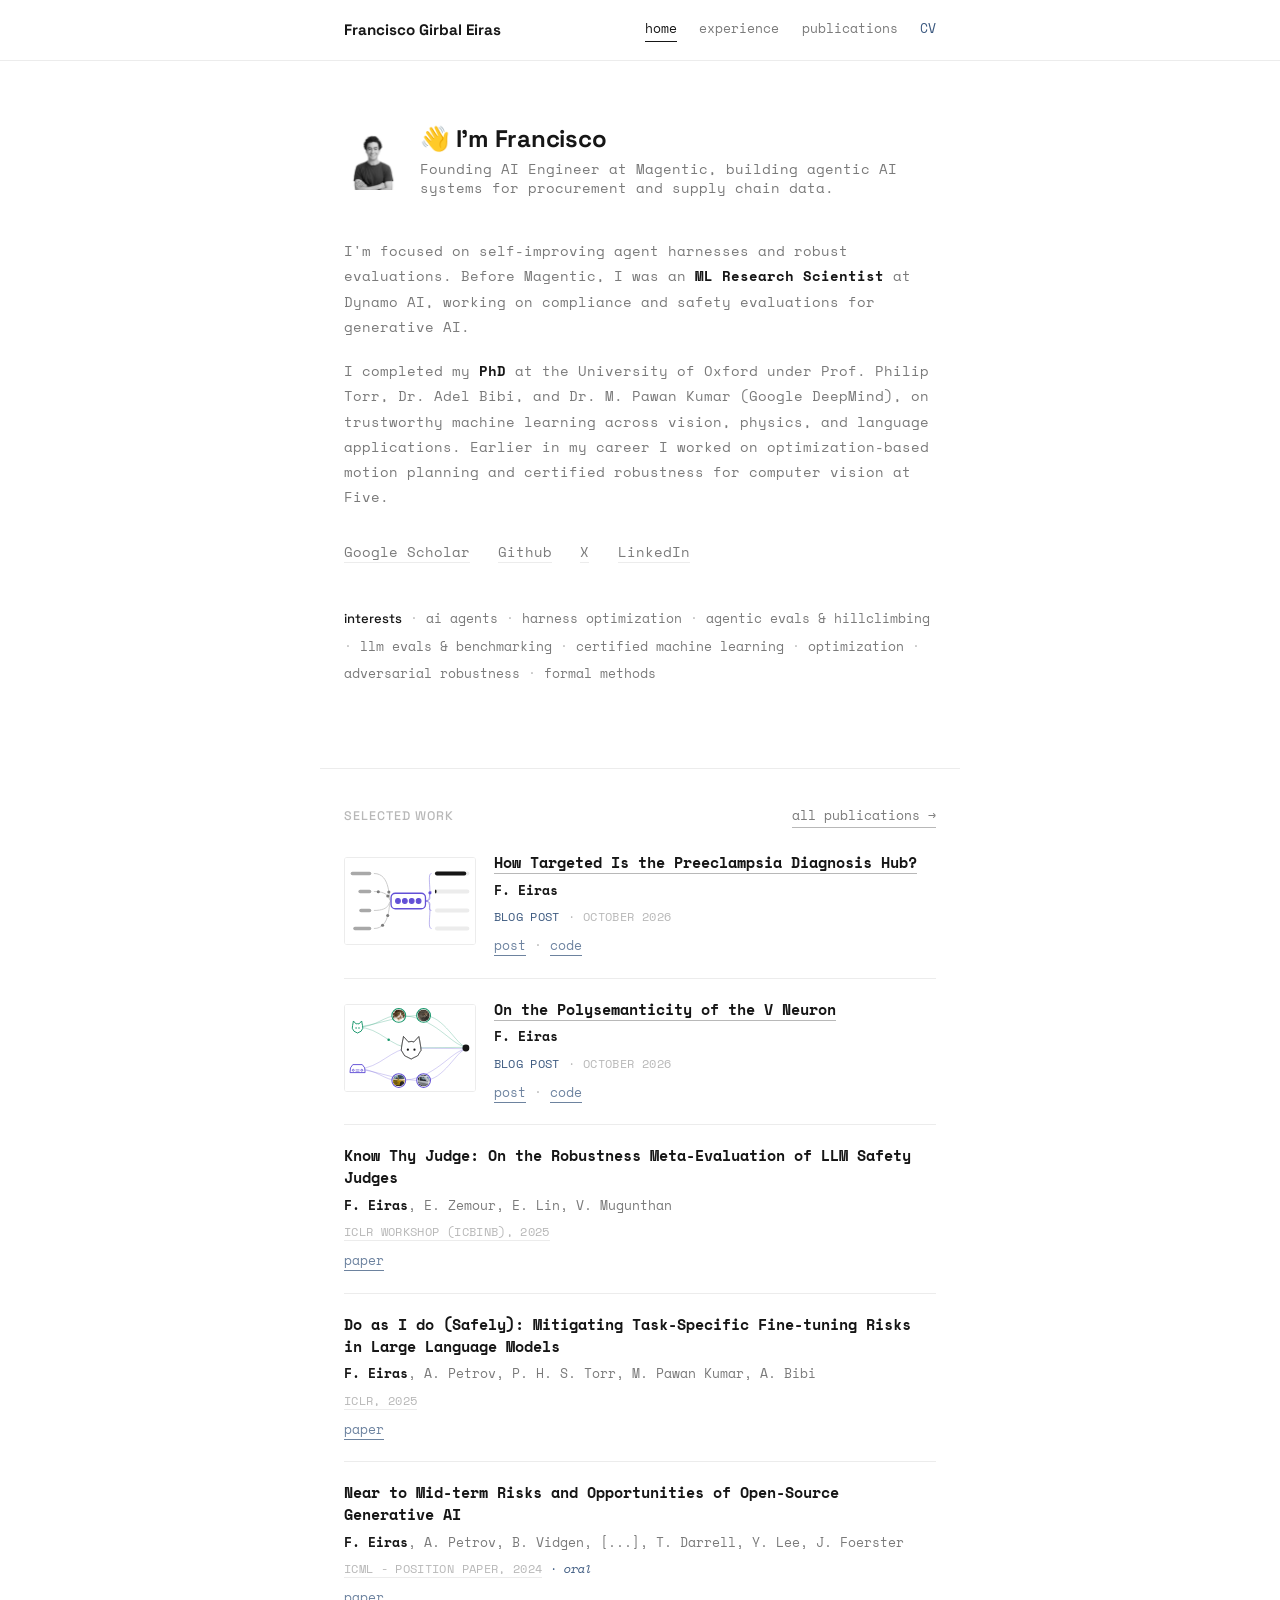
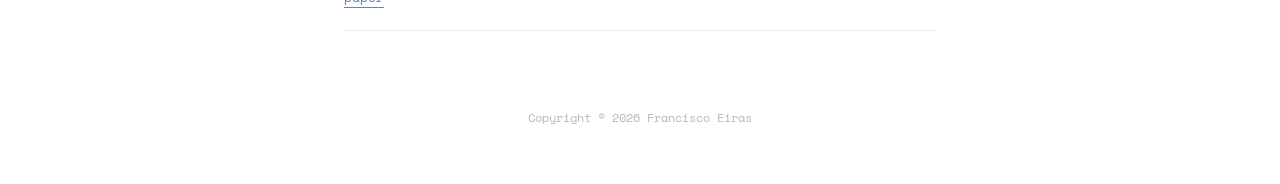
<file: index.html>
<!DOCTYPE html>
<html lang="en">
<head>
    <meta charset="utf-8">
    <meta name="description" content="Francisco Girbal Eiras — Founding AI Engineer @ Magentic | PhD @ University of Oxford">
    <meta name="author" content="Francisco Girbal Eiras">
    <meta name="robots" content="index,follow">
    <meta name="viewport" content="width=device-width, initial-scale=1">

    <title>Francisco Girbal Eiras</title>

    <link rel="icon" type="image/svg+xml" href="favicon.svg">
    <link rel="stylesheet" href="style.css">
    <link rel="canonical" href="https://fgirbal.github.io/">

    <meta property="og:type" content="website">
    <meta property="og:title" content="Francisco Girbal Eiras">
    <meta property="og:description" content="Founding AI Engineer @ Magentic | PhD @ University of Oxford">
    <meta property="og:url" content="https://fgirbal.github.io/">

    <meta name="twitter:card" content="summary">
    <meta name="twitter:title" content="Francisco Girbal Eiras">
    <meta name="twitter:description" content="Founding AI Engineer @ Magentic | PhD @ University of Oxford">

    <script type="application/ld+json">
    {
        "@context": "https://schema.org",
        "@type": "Person",
        "name": "Francisco Girbal Eiras",
        "url": "https://fgirbal.github.io/",
        "jobTitle": "Founding AI Engineer",
        "worksFor": {
            "@type": "Organization",
            "name": "Magentic"
        },
        "alumniOf": [
            {"@type": "CollegeOrUniversity", "name": "University of Oxford"},
            {"@type": "CollegeOrUniversity", "name": "EPFL"},
            {"@type": "CollegeOrUniversity", "name": "Instituto Superior Técnico"}
        ],
        "sameAs": [
            "https://scholar.google.com/citations?user=O_iJTgYAAAAJ&hl=en",
            "https://github.com/fgirbal",
            "https://twitter.com/fgirbal",
            "https://www.linkedin.com/in/franciscogirbaleiras/"
        ]
    }
    </script>

    <base target="_blank">
</head>
<body>

    <nav class="site-nav">
        <div class="wrap">
            <a target="_self" href="index.html" class="brand">Francisco Girbal Eiras</a>
            <button class="nav-toggle" id="nav-toggle" aria-label="Menu" aria-expanded="false" aria-controls="nav-links">
                <span></span><span></span><span></span>
            </button>
            <div class="nav-links" id="nav-links">
                <a target="_self" href="index.html" aria-current="page">home</a>
                <a target="_self" href="experience.html">experience</a>
                <a target="_self" href="publications.html">publications</a>
                <a class="cv-link" href="docs/CV.pdf">CV</a>
            </div>
        </div>
    </nav>

    <header class="hero wrap">
        <div class="top">
            <div class="hero-photo">
                <img src="img/profile.jpg" alt="Photo of Francisco Girbal Eiras">
            </div>
            <div>
                <h1 class="hero-name"><span class="wave">👋</span> I'm Francisco</h1>
                <p class="hero-tagline">Founding AI Engineer at Magentic, building agentic AI systems for procurement and supply chain data.</p>
            </div>
        </div>

        <div class="hero-body">
            <p>
                I'm focused on self-improving agent harnesses and robust evaluations. Before Magentic, I was an
                <b>ML Research Scientist</b> at Dynamo AI, working on compliance and safety evaluations for
                generative AI.
            </p>
            <p>
                I completed my <b>PhD</b> at the University of Oxford under Prof. Philip Torr, Dr. Adel Bibi, and
                Dr. M. Pawan Kumar (Google DeepMind), on trustworthy machine learning across vision, physics, and
                language applications. Earlier in my career I worked on optimization-based motion planning and
                certified robustness for computer vision at Five.
            </p>
        </div>

        <div class="social-row">
            <a href="https://scholar.google.com/citations?user=O_iJTgYAAAAJ&hl=en">Google Scholar</a>
            <a href="https://github.com/fgirbal">Github</a>
            <a href="https://twitter.com/fgirbal">X</a>
            <a href="https://www.linkedin.com/in/franciscogirbaleiras/">LinkedIn</a>
        </div>

        <p class="tag-line" id="skills-list"></p>
    </header>

    <section class="section wrap">
        <div class="section-head">
            <h2>Selected work</h2>
            <a target="_self" class="see-all" href="publications.html">all publications &rarr;</a>
        </div>
        <div id="pub-highlights"></div>
    </section>

    <footer class="site-footer wrap">
        Copyright &copy; <span id="copyright-year">2026</span> Francisco Eiras
    </footer>

    <script src="data.js"></script>
    <script src="script.js"></script>
</body>
</html>
</file>
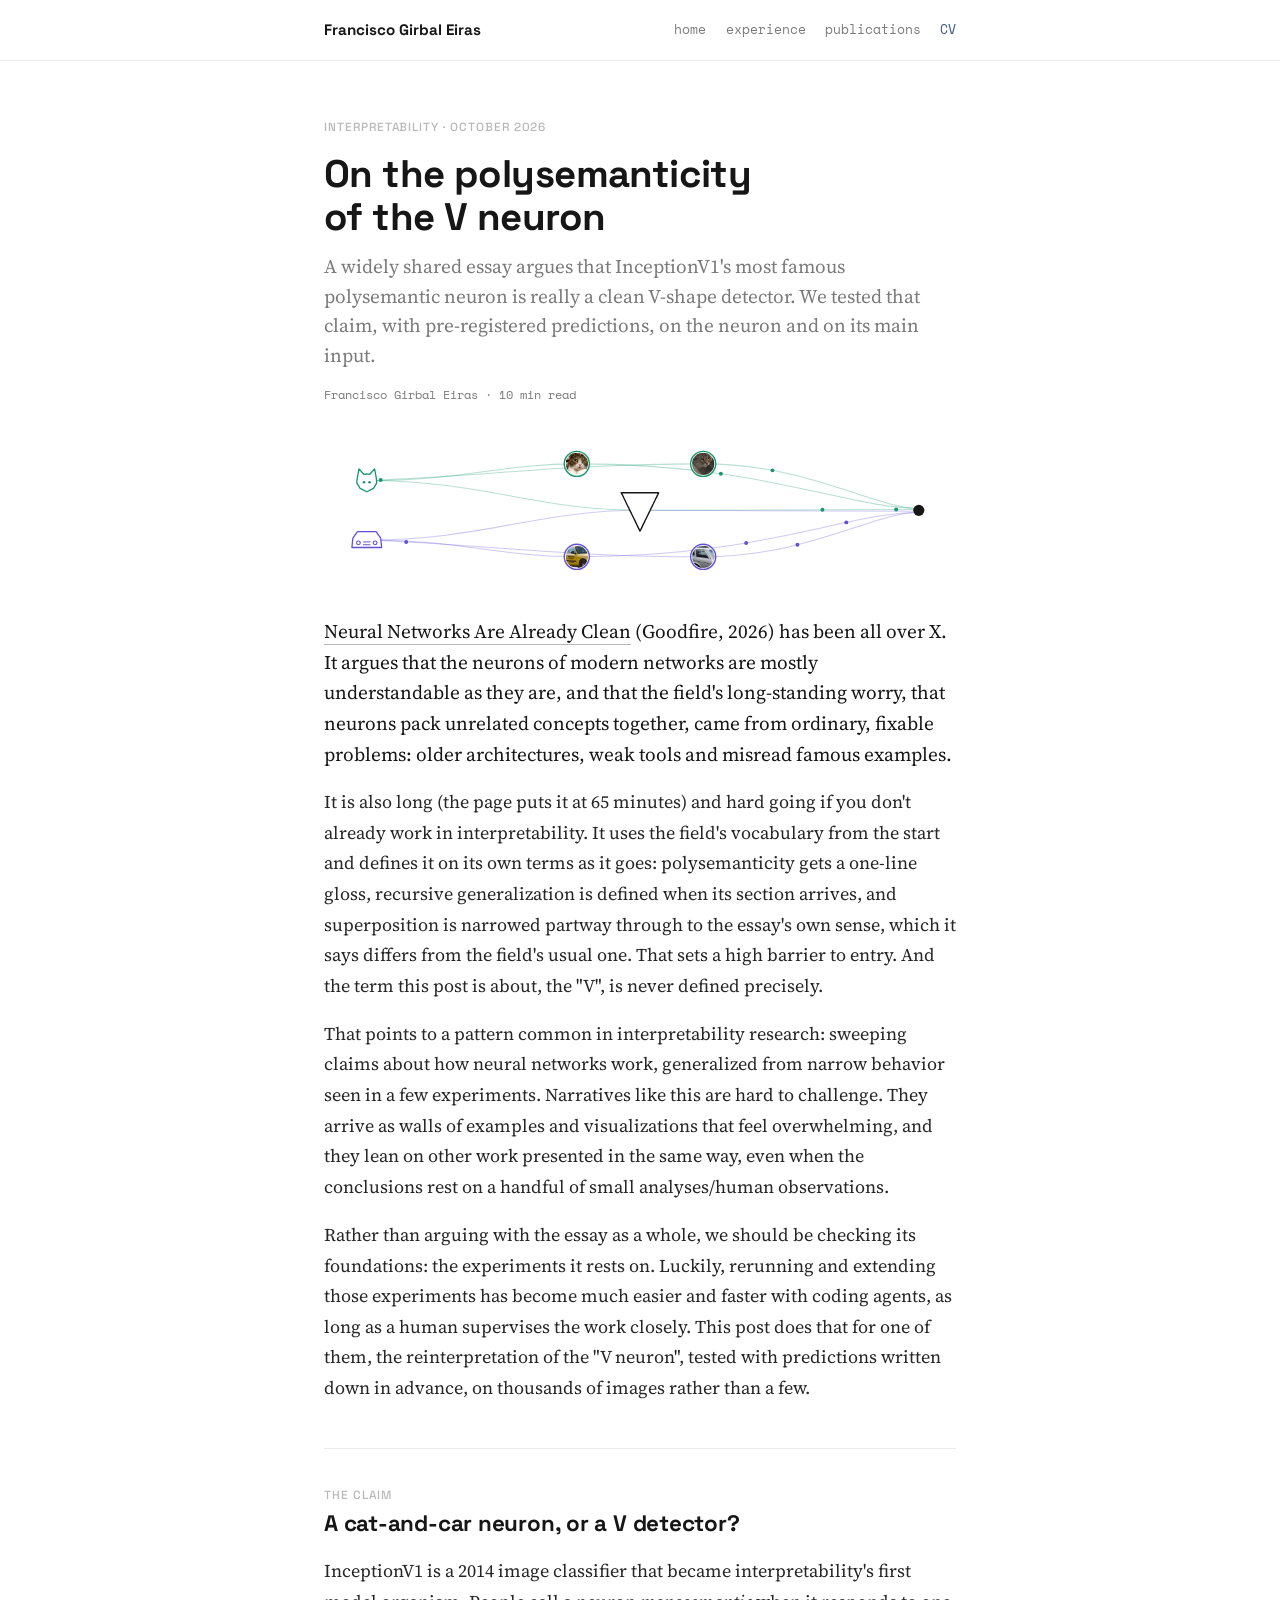
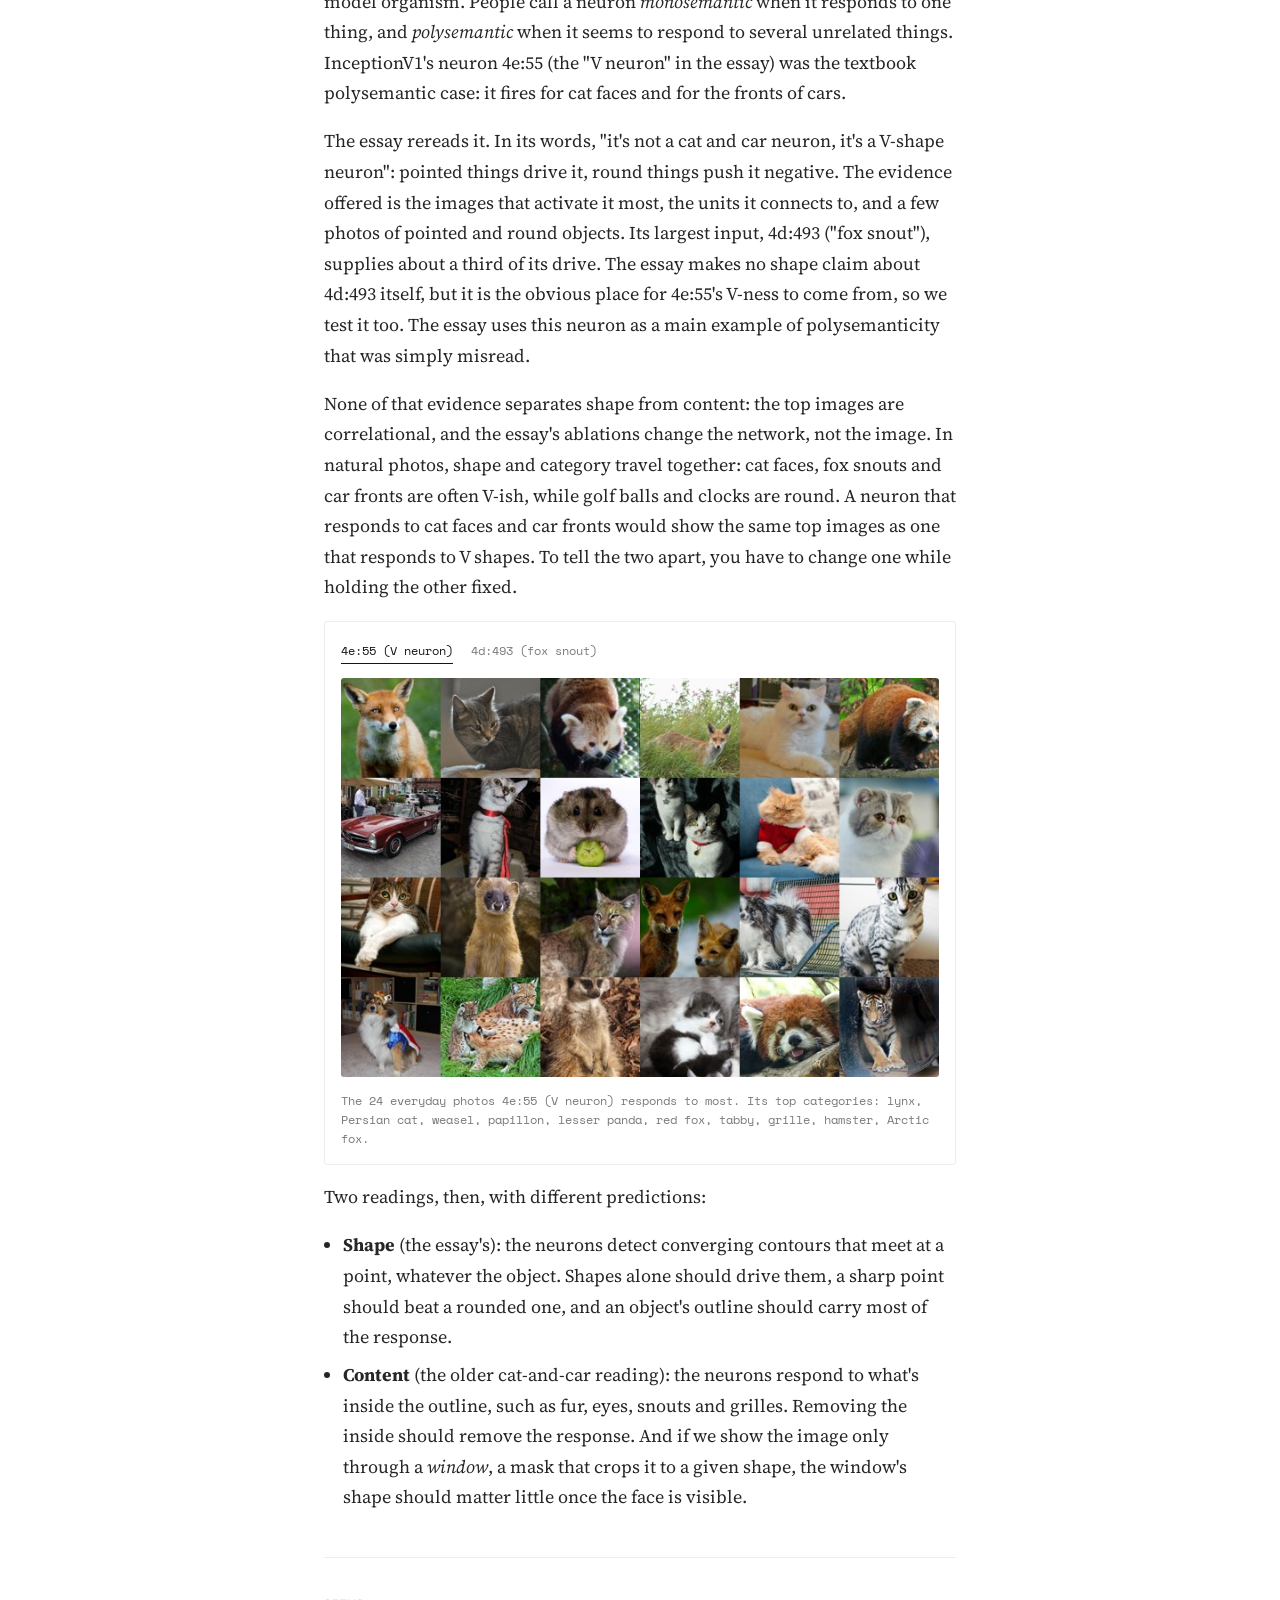
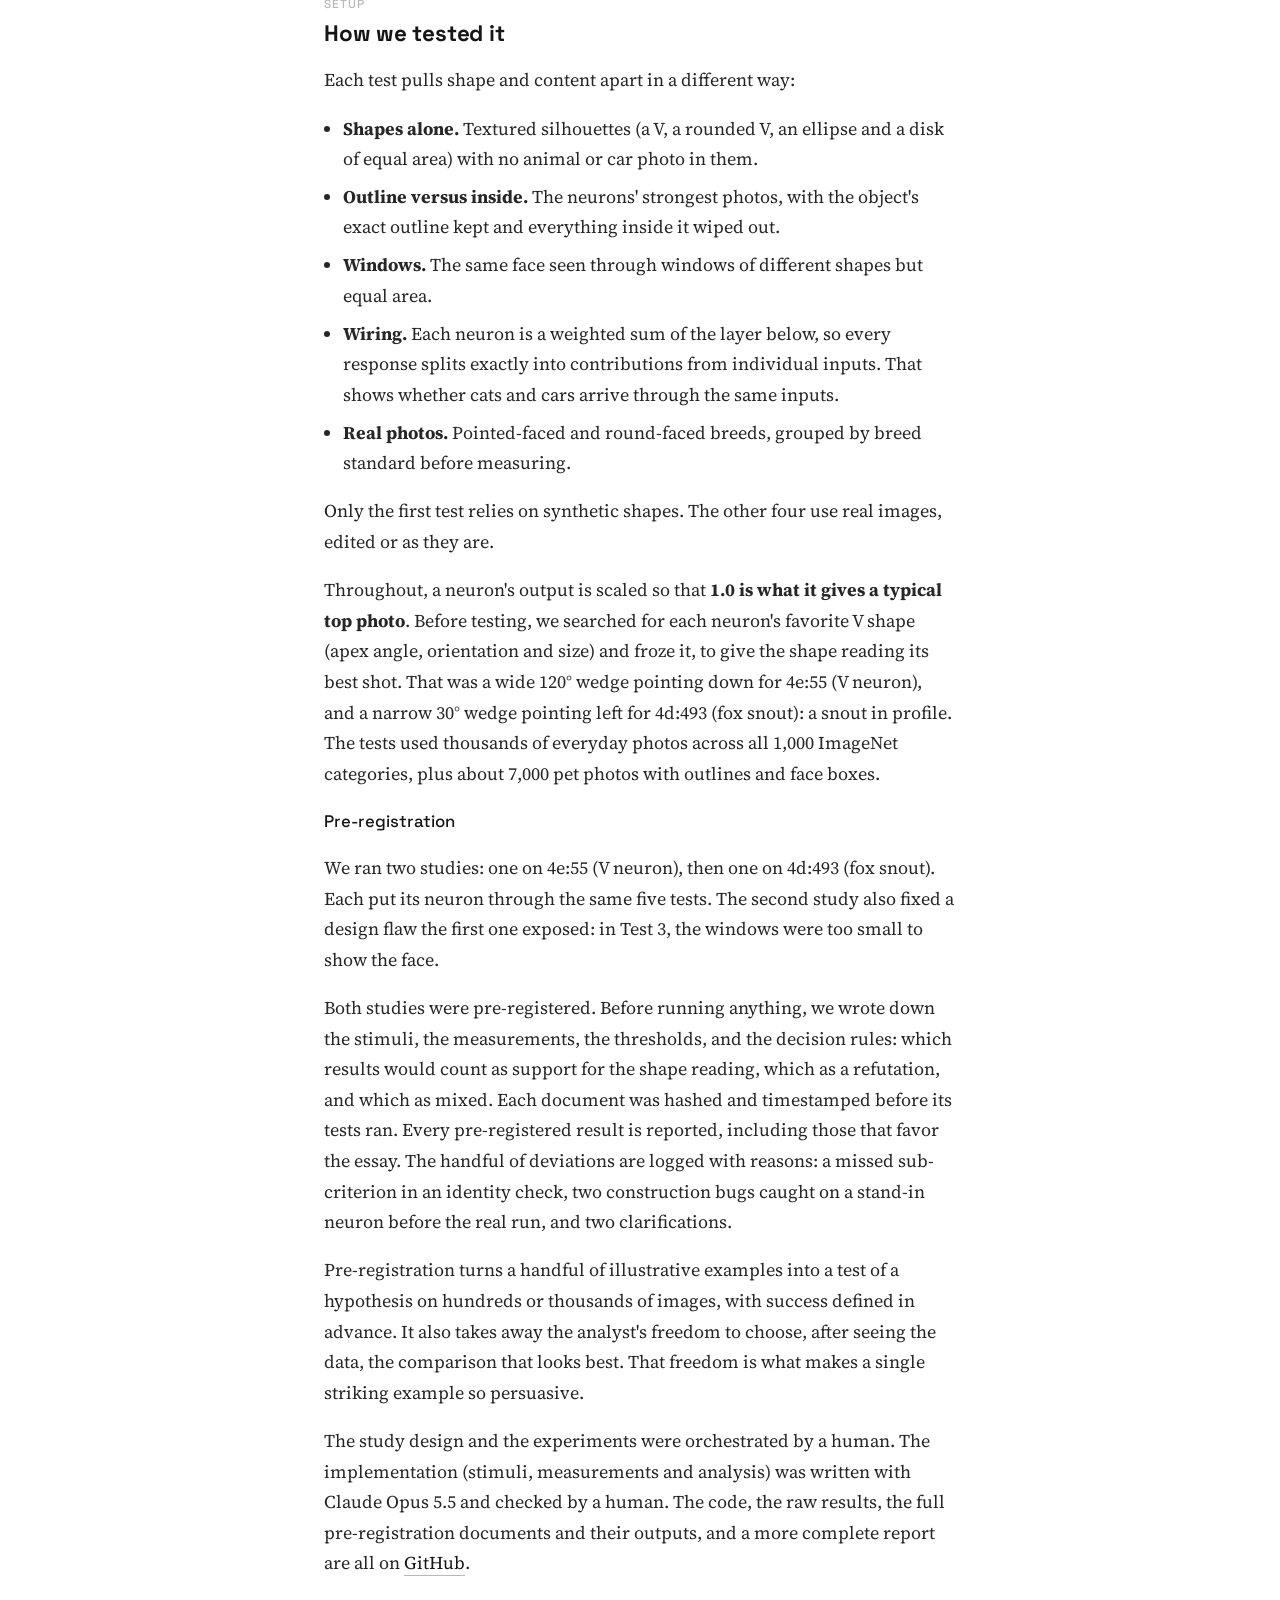
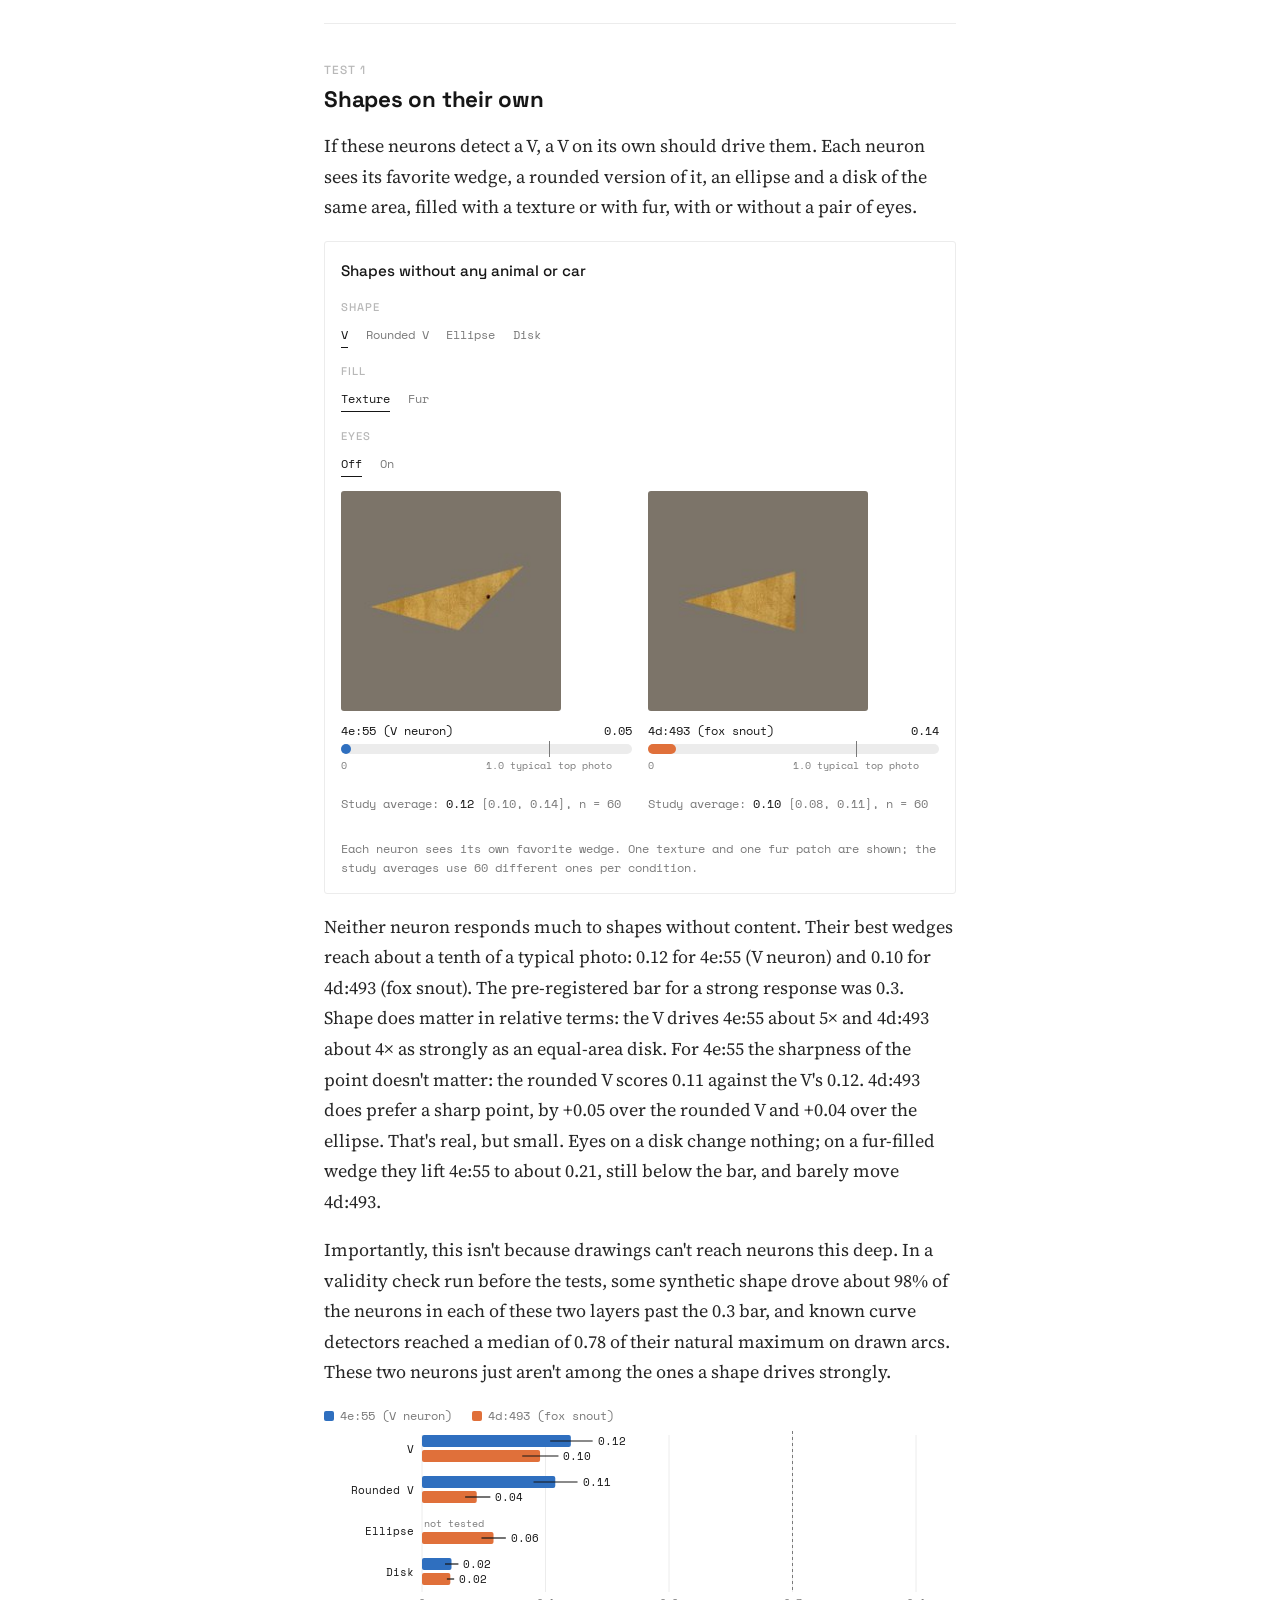
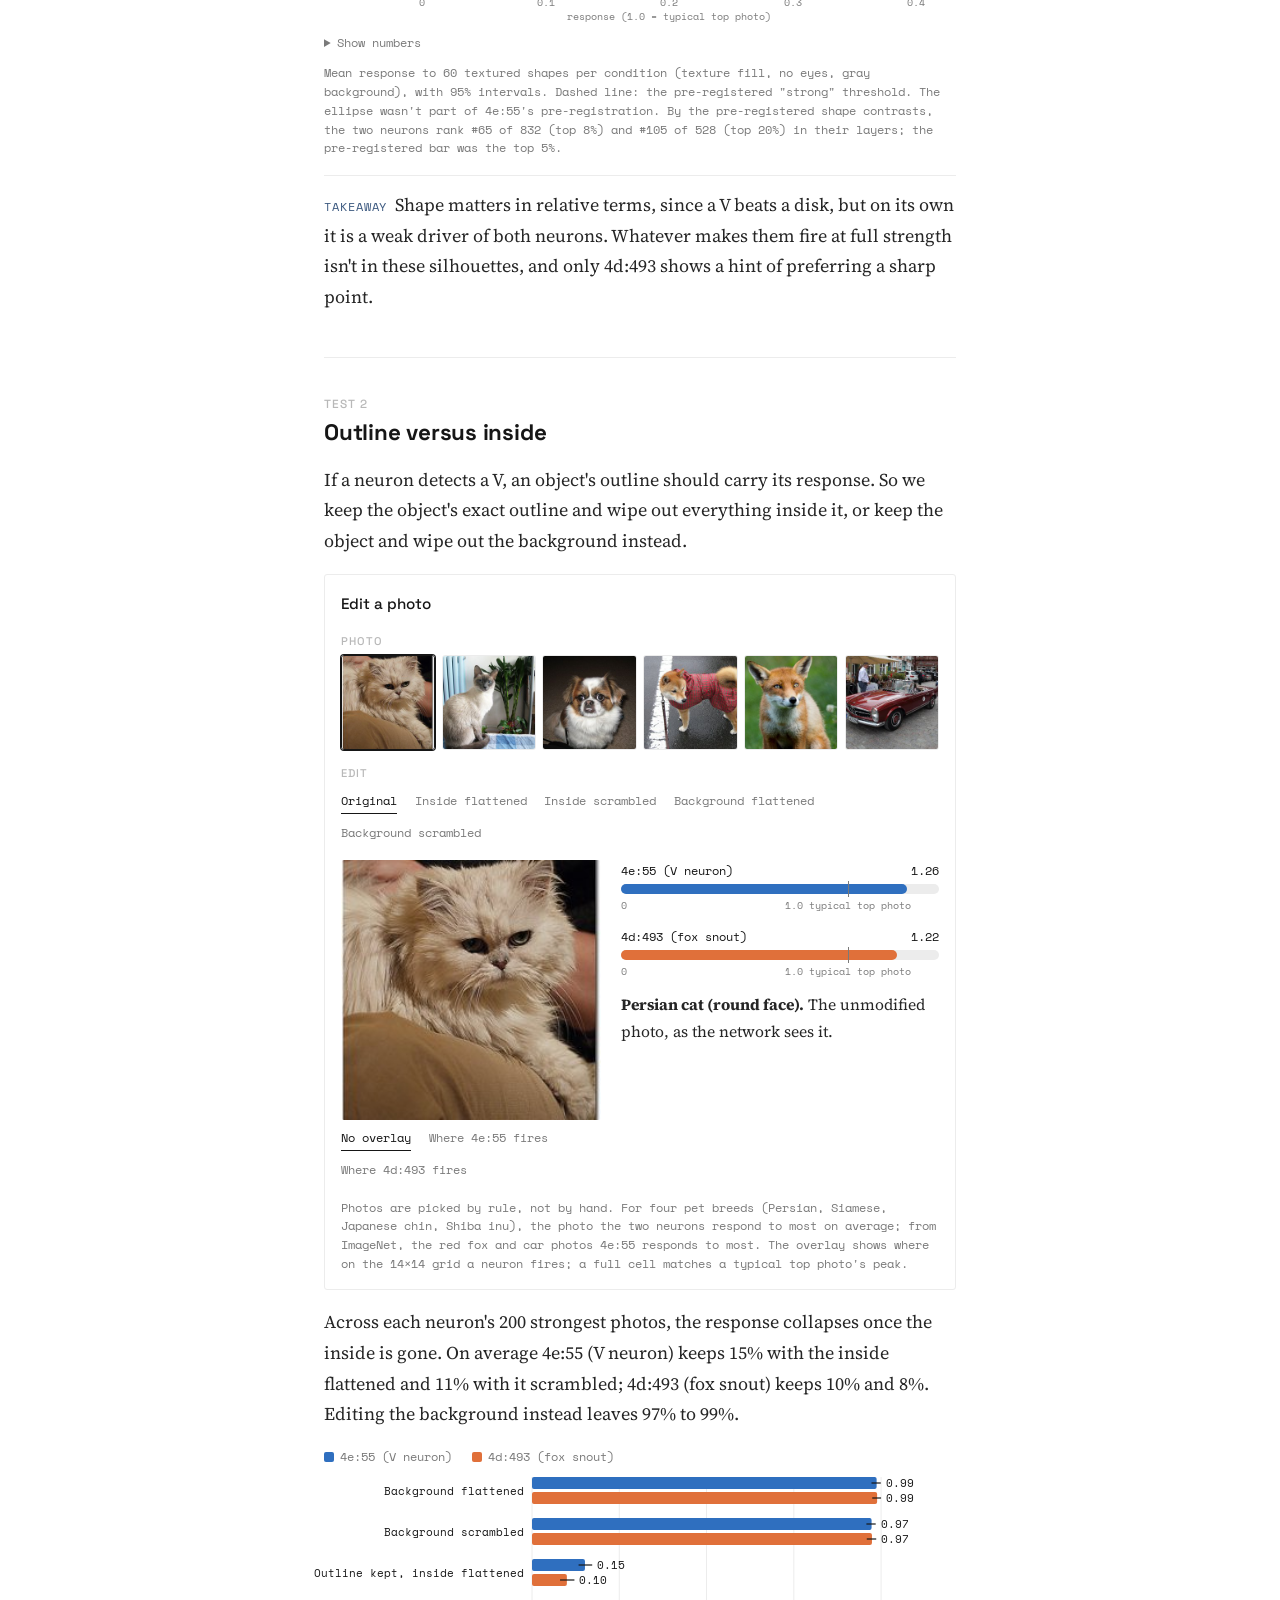
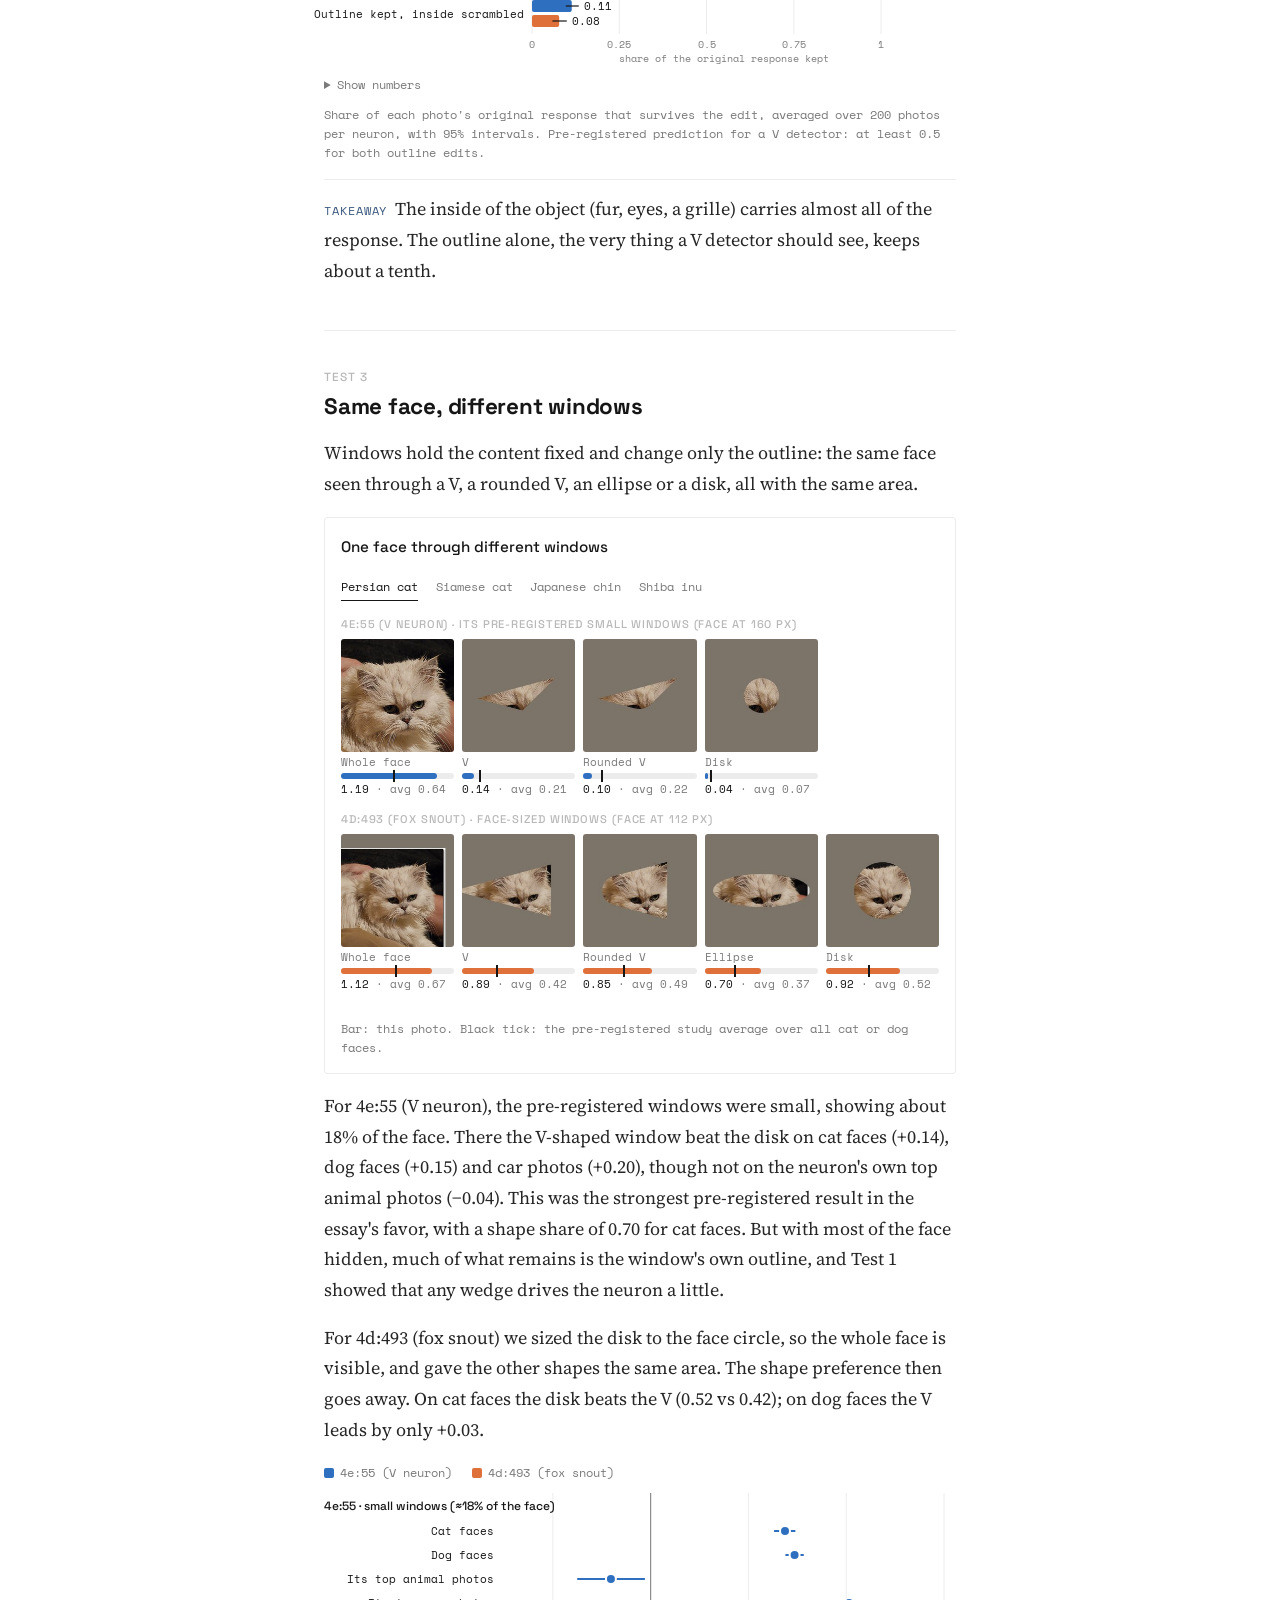
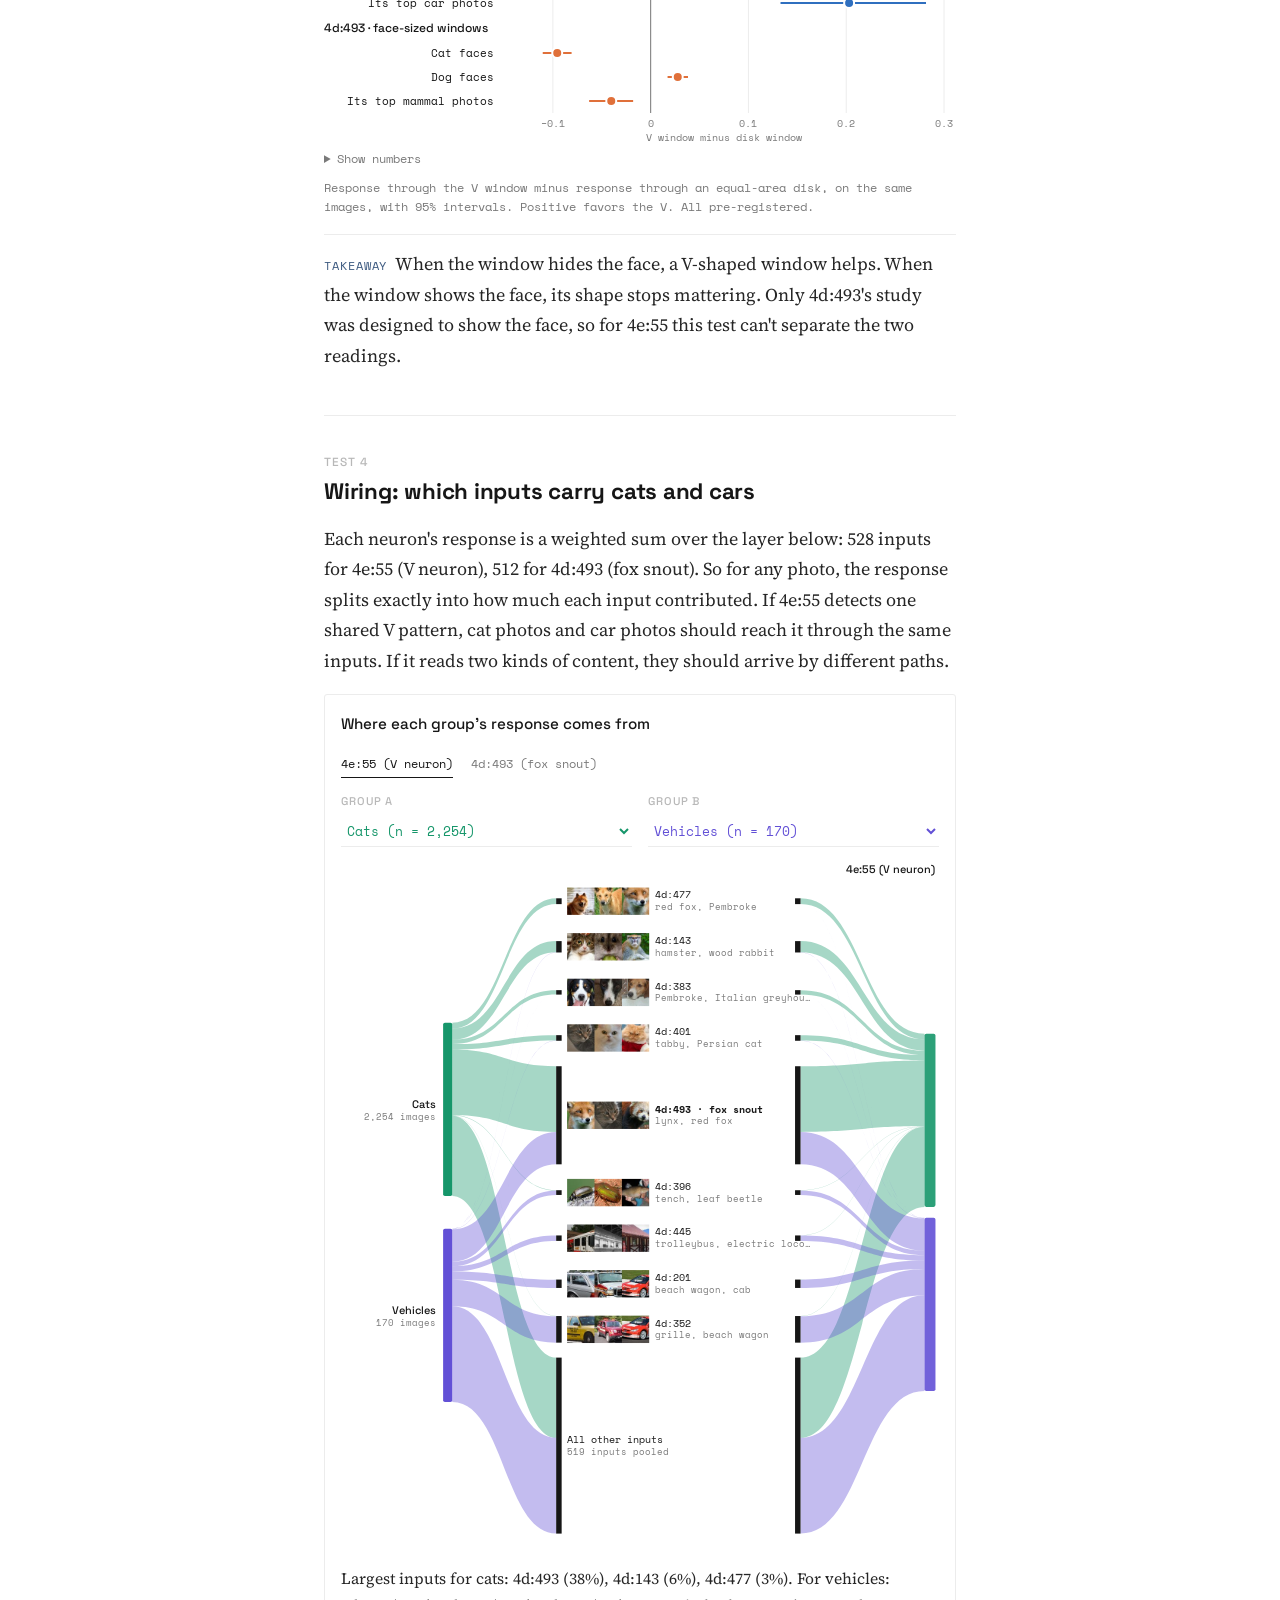
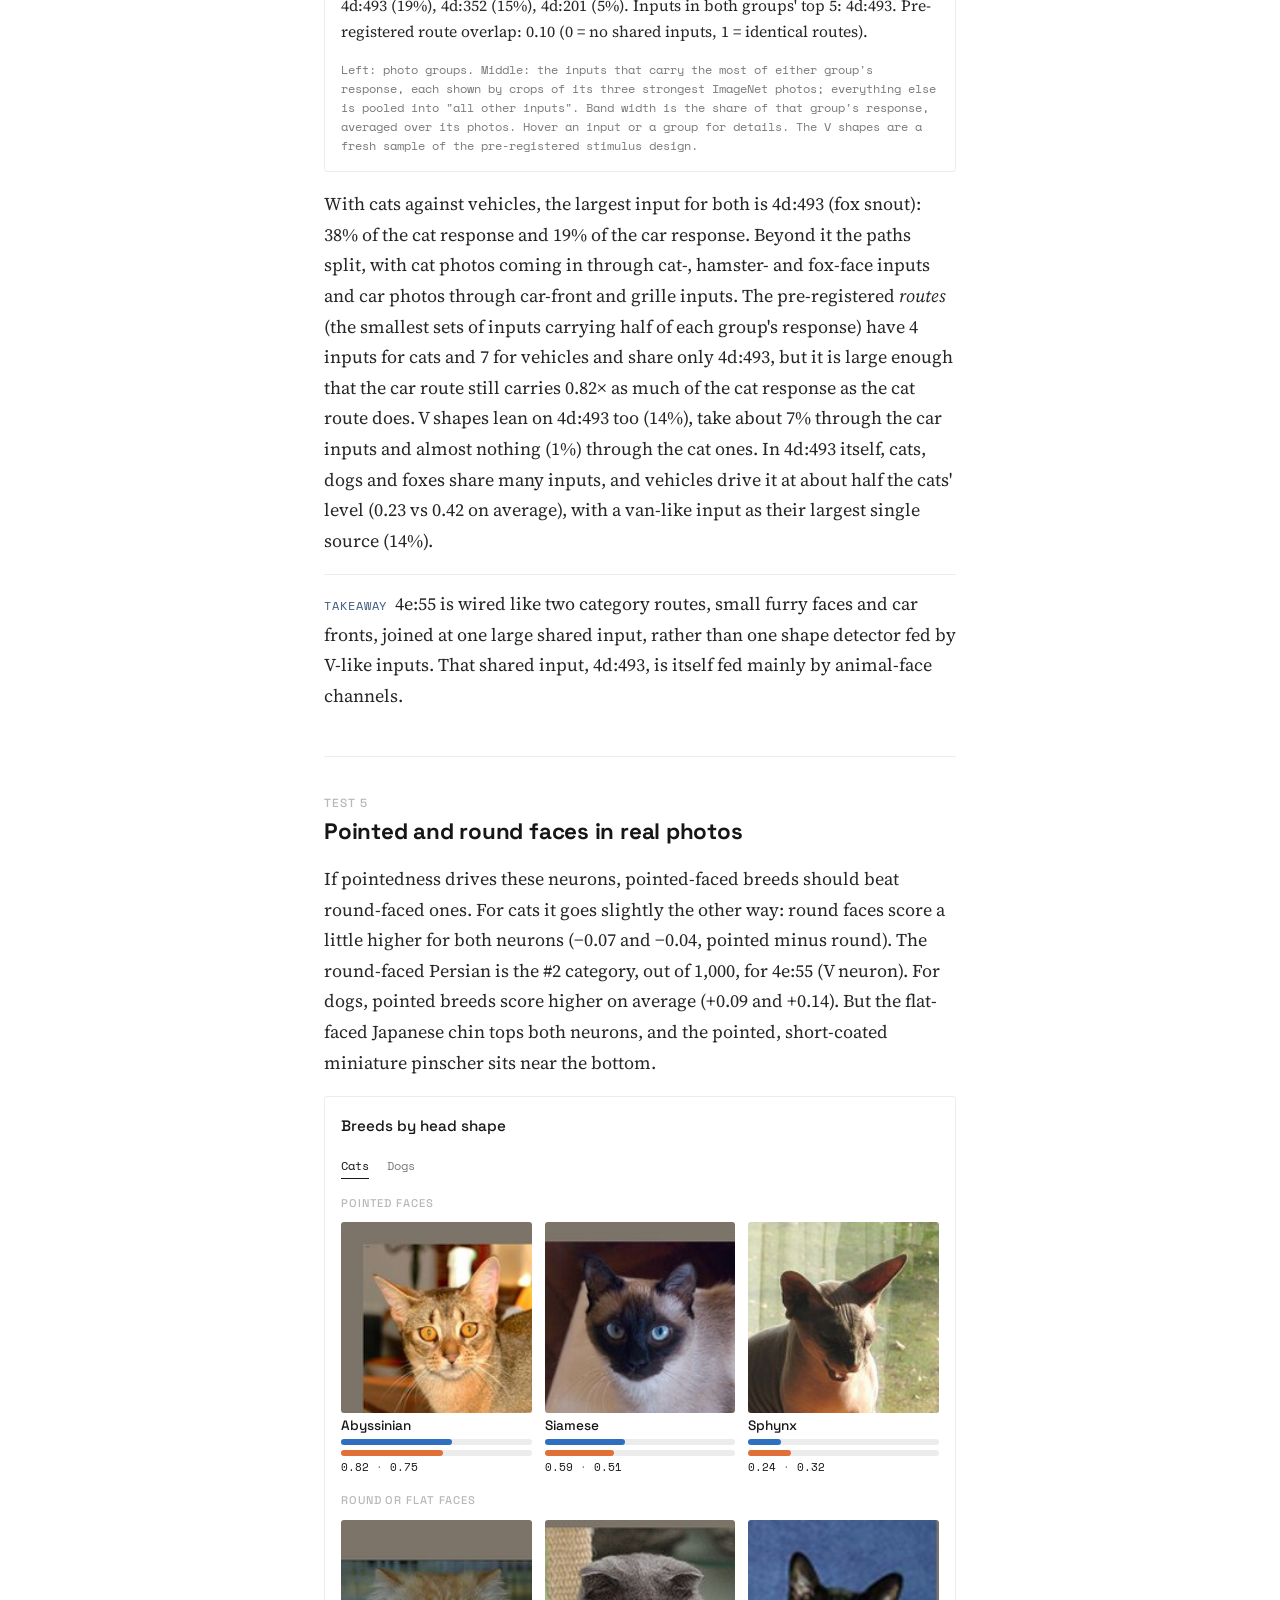
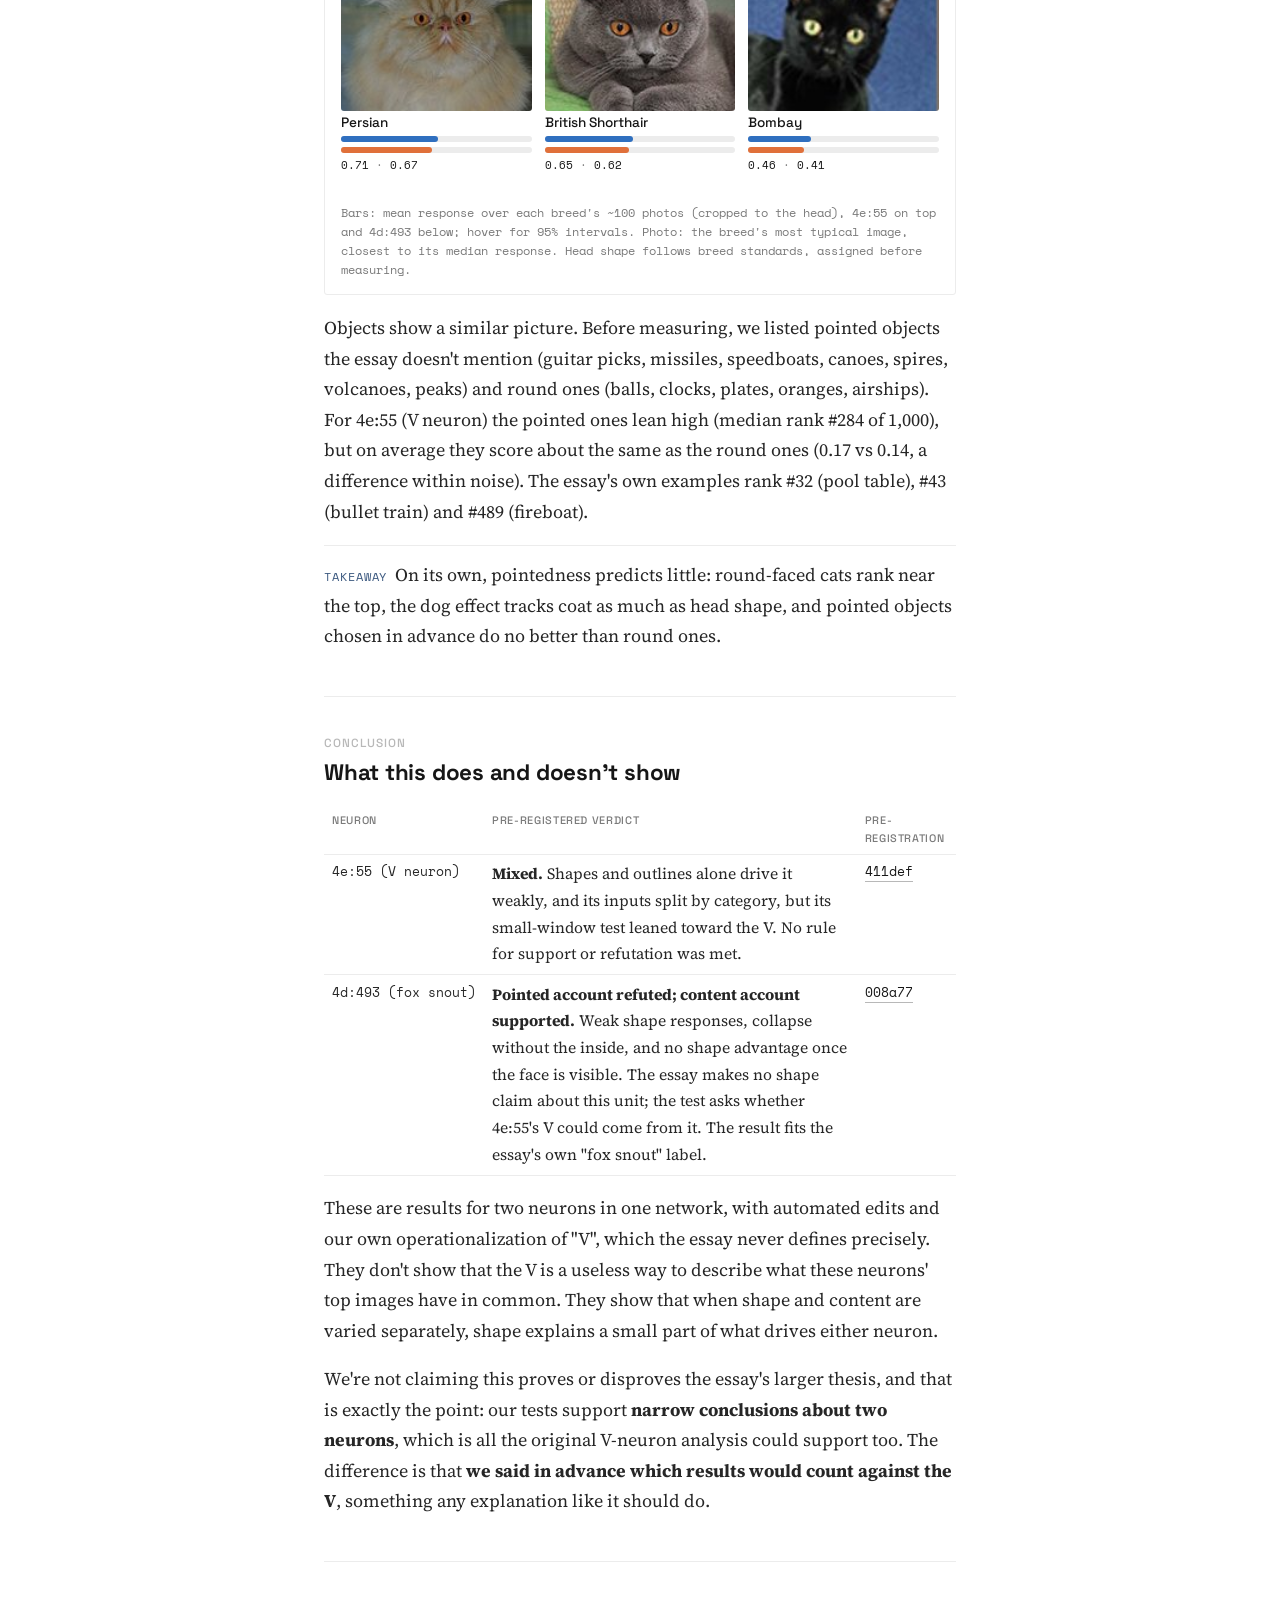
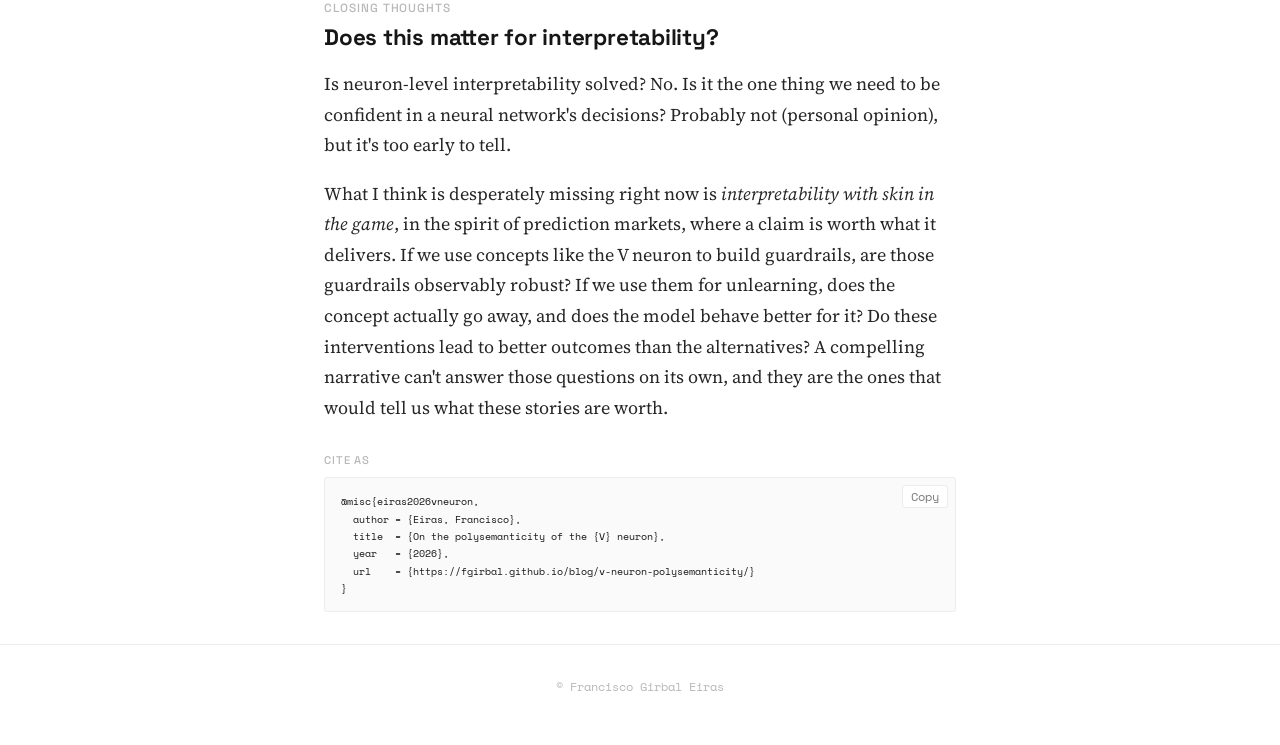
<file: blog/v-neuron-polysemanticity/index.html>
<!doctype html>
<html lang="en">
<head>
<meta charset="utf-8">
<meta name="viewport" content="width=device-width, initial-scale=1, viewport-fit=cover">
<meta name="description" content="A widely shared essay argues that InceptionV1's most famous polysemantic neuron is really a clean V-shape detector. We tested that claim, with pre-registered predictions, on the neuron and on its main input.">
<meta name="author" content="Francisco Girbal Eiras">
<meta name="robots" content="index,follow">
<title>On the Polysemanticity of the V Neuron — Francisco Girbal Eiras</title>
<link rel="icon" type="image/svg+xml" href="../../favicon.svg">
<link rel="canonical" href="https://fgirbal.github.io/blog/v-neuron-polysemanticity/">
<meta property="og:type" content="article">
<meta property="og:title" content="On the Polysemanticity of the V Neuron">
<meta property="og:description" content="A widely shared essay argues that InceptionV1's most famous polysemantic neuron is really a clean V-shape detector. We tested that claim, with pre-registered predictions, on the neuron and on its main input.">
<meta property="og:url" content="https://fgirbal.github.io/blog/v-neuron-polysemanticity/">
<meta property="og:image" content="https://fgirbal.github.io/blog/v-neuron-polysemanticity/img/top24_4e55.jpg">
<meta property="og:image:width" content="672">
<meta property="og:image:height" content="448">
<meta property="og:image:alt" content="The 24 photos that most strongly activate InceptionV1 neuron 4e:55: mostly cats and foxes, plus a car">
<meta name="twitter:card" content="summary_large_image">
<meta name="twitter:title" content="On the Polysemanticity of the V Neuron">
<meta name="twitter:description" content="A widely shared essay argues that InceptionV1's most famous polysemantic neuron is really a clean V-shape detector. We tested that claim, with pre-registered predictions, on the neuron and on its main input.">
<link rel="preconnect" href="https://fonts.googleapis.com">
<link rel="preconnect" href="https://fonts.gstatic.com" crossorigin>
<link rel="stylesheet" href="https://fonts.googleapis.com/css2?family=Space+Mono:ital,wght@0,400;0,700;1,400&family=Space+Grotesk:wght@500;700&family=Source+Serif+4:ital,opsz,wght@0,8..60,400;0,8..60,600;1,8..60,400&display=swap">
<style>
/* Layout: the site's single 680px column; Space Grotesk headings, Space Mono for chrome and data, Source Serif 4 for reading. Light only, like fgirbal.github.io. */
:root {
  color-scheme: light;
  --bg: #ffffff; --ink: #161616; --text: #262626; --ink-soft: #7a7a7a; --ink-faint: #b8b8b8;
  --accent: #3d5a80; --line: #ececec; --panel: #fafafa; --s1: #2f6fbf; --s2: #e0703a; --neutral: #c9c9c9;
  --f-head: "Space Grotesk", "Helvetica Neue", Arial, sans-serif;
  --f-mono: "Space Mono", ui-monospace, Menlo, monospace;
  --f-body: "Source Serif 4", "Iowan Old Style", Georgia, serif;
}
* { box-sizing: border-box; }
body { margin: 0; background: var(--bg); color: var(--text); font-family: var(--f-body); font-size: 1.125rem; line-height: 1.7; }
.wrap { max-width: 680px; margin: 0 auto; padding-left: max(1.5rem, env(safe-area-inset-left, 0px)); padding-right: max(1.5rem, env(safe-area-inset-right, 0px)); }
a { color: var(--ink); text-decoration: none; border-bottom: 1px solid var(--ink-faint); }
a:hover { color: var(--accent); border-bottom-color: var(--accent); }
:focus-visible { outline: 2px solid var(--accent); outline-offset: 2px; }
.site-nav { position: sticky; top: 0; padding-top: env(safe-area-inset-top, 0px); background: var(--bg); border-bottom: 1px solid var(--line); z-index: 10; }
.site-nav .wrap { display: flex; align-items: center; justify-content: space-between; height: 3.75rem; gap: 1rem; }
.brand { font-family: var(--f-head); font-weight: 700; font-size: 0.95rem; border: none; color: var(--ink); }
.nav-links { display: flex; gap: 1.2rem; font-family: var(--f-mono); font-size: 0.8rem; }
.nav-links a { color: var(--ink-soft); border-bottom: 1px solid transparent; }
.nav-links a:hover { color: var(--ink); border-bottom-color: var(--ink); }
.nav-links .cv { color: var(--accent); }
.nav-toggle { display: none; flex-direction: column; justify-content: center; gap: 4px; width: 22px; height: 22px; padding: 0; background: none; border: none; cursor: pointer; }
.nav-toggle span { display: block; width: 100%; height: 1.5px; background: var(--ink); transition: transform .2s ease, opacity .2s ease; }
.nav-toggle.open span:nth-child(1) { transform: translateY(5.5px) rotate(45deg); }
.nav-toggle.open span:nth-child(2) { opacity: 0; }
.nav-toggle.open span:nth-child(3) { transform: translateY(-5.5px) rotate(-45deg); }
article { padding-block: 3.5rem 2rem; display: grid; gap: 2.75rem; }
.post-head { display: grid; gap: 0.9rem; }
.kicker { font-family: var(--f-head); font-weight: 500; font-size: 0.74rem; text-transform: uppercase; letter-spacing: 0.08em; color: var(--ink-faint); }
h1, h2, h3 { font-family: var(--f-head); color: var(--ink); margin: 0; text-wrap: balance; }
h1 { font-weight: 700; font-size: clamp(1.9rem, 5vw, 2.4rem); line-height: 1.12; letter-spacing: -0.015em; }
h2 { font-weight: 700; font-size: 1.4rem; line-height: 1.25; letter-spacing: -0.01em; }
h3 { font-weight: 500; font-size: 1.05rem; }
.dek { font-size: 1.2rem; color: var(--ink-soft); margin: 0; line-height: 1.55; }
.meta { font-family: var(--f-mono); font-size: 0.78rem; color: var(--ink-soft); line-height: 1.6; }
.meta a { color: var(--ink-soft); }
section { display: grid; gap: 1.1rem; border-top: 1px solid var(--line); padding-top: 2.25rem; min-width: 0; }
section > p, .prose p { margin: 0; }
.sec-head { display: grid; gap: 0.35rem; }
ul.list { margin: 0; padding-left: 1.2rem; display: grid; gap: 0.45rem; }
.mono, code { font-family: var(--f-mono); font-size: 0.86em; }
.nr { white-space: nowrap; }
.tbd { border: 1px dashed var(--ink-faint); border-radius: 3px; padding: 1rem 1.2rem; display: grid; gap: 0.6rem; }
.tbd ul { font-size: 1.02rem; }
.takeaway { margin: 0; padding-top: 0.9rem; border-top: 1px solid var(--line); }
.tk { font-family: var(--f-mono); font-size: 0.72rem; letter-spacing: 0.08em; text-transform: uppercase; color: var(--accent); margin-right: 0.5rem; }
figure { margin: 0; display: grid; gap: 0.6rem; min-width: 0; }
figcaption, .cap { font-family: var(--f-mono); font-size: 0.76rem; line-height: 1.55; color: var(--ink-soft); }
.panel { border: 1px solid var(--line); border-radius: 3px; padding: 1rem; display: grid; gap: 0.9rem; background: var(--bg); min-width: 0; }
.panel-title { font-family: var(--f-head); font-weight: 500; font-size: 0.95rem; color: var(--ink); }
.tabs { display: flex; flex-wrap: wrap; gap: 0.35rem 1.1rem; font-family: var(--f-mono); font-size: 0.78rem; }
.tabs button { font: inherit; background: none; border: none; border-bottom: 1px solid transparent; padding: 2px 0; color: var(--ink-soft); cursor: pointer; }
.tabs button:hover { color: var(--accent); }
.tabs button[aria-pressed="true"] { color: var(--ink); border-bottom-color: var(--ink); }
.ctl { display: grid; gap: 0.3rem; }
.ctl-label { font-family: var(--f-head); font-weight: 500; font-size: 0.7rem; text-transform: uppercase; letter-spacing: 0.08em; color: var(--ink-faint); }
select { font-family: var(--f-mono); font-size: 0.8rem; color: var(--ink); background: transparent; border: none; border-bottom: 1px solid var(--line); padding: 0.3rem 0.1rem; }
select:focus { outline: none; border-bottom-color: var(--accent); }
.legend { display: flex; flex-wrap: wrap; gap: 0.3rem 1.2rem; font-family: var(--f-mono); font-size: 0.74rem; color: var(--ink-soft); }
.legend span { display: inline-flex; align-items: center; gap: 0.4rem; }
.sw { width: 10px; height: 10px; border-radius: 2px; display: inline-block; }
.chart { width: 100%; min-width: 0; }
.chart svg { display: block; width: 100%; height: auto; overflow: visible; }
.chart text { font-family: var(--f-mono); font-size: 11px; fill: var(--ink); }
.chart .sub { fill: var(--ink-soft); font-size: 10px; }
.chart .grp { font-family: var(--f-head); font-weight: 500; font-size: 12px; }
details.numbers { font-family: var(--f-mono); font-size: 0.74rem; color: var(--ink-soft); }
details.numbers summary { cursor: pointer; }
details.numbers table { margin-top: 0.5rem; }
.scroll { overflow-x: auto; min-width: 0; }
table { border-collapse: collapse; width: 100%; font-family: var(--f-mono); font-size: 0.76rem; }
th, td { text-align: left; padding: 0.4rem 0.5rem; border-bottom: 1px solid var(--line); vertical-align: top; }
th { font-family: var(--f-head); font-weight: 500; font-size: 0.68rem; text-transform: uppercase; letter-spacing: 0.06em; color: var(--ink-soft); }
.verdict td { font-family: var(--f-body); font-size: 0.98rem; }
.verdict td:first-child { font-family: var(--f-mono); font-size: 0.8rem; white-space: nowrap; }
.verdict { min-width: 600px; }  /* on narrow screens the table keeps its width and scrolls sideways */
.split { display: grid; grid-template-columns: minmax(0, 260px) minmax(0, 1fr); gap: 1rem 1.25rem; }
.stage { position: relative; width: 100%; aspect-ratio: 1 / 1; }
.stage img { position: absolute; inset: 0; width: 100%; height: 100%; display: block; border-radius: 3px; }
.heat { position: absolute; inset: 0; display: grid; grid-template-columns: repeat(14, 1fr); grid-template-rows: repeat(14, 1fr); border-radius: 3px; overflow: hidden; pointer-events: none; }
.heat i { display: block; }
.thumbs { display: grid; grid-template-columns: repeat(6, minmax(0, 1fr)); gap: 0.4rem; }
.thumbs button { padding: 0; border: 1px solid var(--line); border-radius: 3px; background: none; cursor: pointer; overflow: hidden; aspect-ratio: 1 / 1; }
.thumbs button[aria-pressed="true"] { border-color: var(--ink); box-shadow: 0 0 0 1px var(--ink); }
.thumbs img { width: 100%; height: 100%; object-fit: cover; display: block; }
.gauge { display: grid; gap: 0.2rem; }
.g-head { display: flex; justify-content: space-between; gap: 0.5rem; font-family: var(--f-mono); font-size: 0.76rem; color: var(--ink); }
.g-head .o { color: var(--ink-soft); }
.g-track { position: relative; height: 10px; background: var(--line); border-radius: 5px; }
.g-fill { position: absolute; left: 0; top: 0; bottom: 0; border-radius: 5px; transition: width .25s ease; }
.g-ref { position: absolute; top: -3px; bottom: -3px; width: 1px; background: var(--ink-soft); }
.g-orig { position: absolute; top: -5px; bottom: -5px; width: 0; border-left: 2px dotted var(--ink); }
.g-scale { position: relative; height: 1rem; font-family: var(--f-mono); font-size: 0.64rem; color: var(--ink-soft); }
.g-scale span { position: absolute; transform: translateX(-50%); white-space: nowrap; }
.note { font-size: 0.98rem; margin: 0; }
.tiles { display: grid; grid-template-columns: repeat(5, minmax(0, 1fr)); gap: 0.5rem; }
.tile { display: grid; gap: 0.2rem; min-width: 0; }
.tile img { width: 100%; aspect-ratio: 1 / 1; border-radius: 3px; display: block; }
.t-lab, .t-val { font-family: var(--f-mono); font-size: 0.68rem; color: var(--ink-soft); line-height: 1.35; }
.t-val b { color: var(--ink); font-weight: 400; }
.mini { position: relative; height: 6px; background: var(--line); border-radius: 3px; }
.mini i { position: absolute; left: 0; top: 0; bottom: 0; border-radius: 3px; }
.mini b { position: absolute; top: -3px; bottom: -3px; width: 2px; background: var(--ink); }
.pg { display: grid; grid-template-columns: repeat(2, minmax(0, 1fr)); gap: 1rem; }
.pg-panel { display: grid; gap: 0.55rem; align-content: start; min-width: 0; }
.pg-panel img { width: 100%; max-width: 220px; aspect-ratio: 1 / 1; border-radius: 3px; display: block; }
.routes { display: grid; grid-template-columns: repeat(2, minmax(0, 1fr)); gap: 1rem; }
.rcol { display: grid; gap: 0.35rem; align-content: start; min-width: 0; }
.rrow { display: grid; grid-template-columns: 3.6rem minmax(0, 1fr); gap: 0.15rem 0.5rem; font-family: var(--f-mono); font-size: 0.7rem; align-items: center; }
.rrow .ch { color: var(--ink); }
.rrow .ch.inr::before { content: "●"; margin-right: 3px; font-size: 0.6rem; vertical-align: 1px; }
.rrow .ch.shared { font-weight: 700; }
.rrow .d { grid-column: 2; color: var(--ink-soft); line-height: 1.3; }
.rbar { position: relative; height: 6px; background: var(--line); border-radius: 3px; }
.rbar i { position: absolute; left: 0; top: 0; bottom: 0; border-radius: 3px; }
.rsum { font-size: 0.98rem; margin: 0; }
.flow { min-width: 620px; }
.flow svg { display: block; width: 100%; height: auto; }
.flow text { font-family: var(--f-mono); font-size: 10.5px; fill: var(--ink); }
.flow .sub { fill: var(--ink-soft); font-size: 9.5px; }
.flow .lbl { font-family: var(--f-head); font-weight: 500; font-size: 12px; }
.flow .link { transition: opacity .15s ease; }
.intro { display: grid; gap: 1.1rem; }
.intro p { margin: 0; }
.intro p:first-child { font-size: 1.2rem; line-height: 1.6; color: var(--ink); }
.no-rule { border-top: none; padding-top: 0; }
.hero-anim svg { display: block; width: 100%; height: auto; }
.orn-review { display: grid; gap: 0.9rem; border: 1px dashed var(--ink-faint); border-radius: 3px; padding: 0.8rem 1rem 1rem; }
.orn-note { font-family: var(--f-mono); font-size: 0.7rem; text-transform: uppercase; letter-spacing: 0.08em; color: var(--accent); }
.orn { display: grid; gap: 0.2rem; }
.orn-label { font-family: var(--f-mono); font-size: 0.68rem; color: var(--ink-faint); }
.orn svg, .orn canvas { display: block; width: 100%; height: auto; }
.orn canvas { height: 64px; }
td.hash { font-family: var(--f-mono); font-size: 0.8rem; white-space: nowrap; }
.bib-wrap { position: relative; min-width: 0; }
.cite { display: grid; gap: 0.4rem; margin-top: -1rem; }
pre.bib { margin: 0; font-family: var(--f-mono); font-size: 0.7rem; line-height: 1.55; color: var(--ink); background: var(--panel);
  border: 1px solid var(--line); border-radius: 3px; padding: 0.9rem 1rem; overflow-x: auto; }
.bib-copy { position: absolute; top: 0.5rem; right: 0.5rem; font-family: var(--f-mono); font-size: 0.72rem; color: var(--ink-soft);
  background: var(--bg); border: 1px solid var(--line); border-radius: 3px; padding: 2px 8px; cursor: pointer; }
.bib-copy:hover { color: var(--accent); border-color: var(--accent); }
.todo-link { border-bottom: 1px dashed var(--ink-faint); color: var(--ink-soft); }
.gA { color: #16966a; } .gB { color: #6250d6; }
.tip img { display: block; width: 216px; height: 72px; margin-bottom: 4px; border-radius: 2px; }
.breeds { display: grid; grid-template-columns: repeat(auto-fill, minmax(140px, 1fr)); gap: 0.8rem; }
.bcard { display: grid; gap: 0.3rem; min-width: 0; }
.bcard img { width: 100%; aspect-ratio: 1 / 1; border-radius: 3px; display: block; }
.bname { font-family: var(--f-head); font-weight: 500; font-size: 0.85rem; color: var(--ink); line-height: 1.2; }
.btype { font-family: var(--f-mono); font-size: 0.66rem; text-transform: uppercase; letter-spacing: 0.06em; color: var(--ink-soft); }
.bgroup { display: grid; gap: 0.6rem; }
.tip { position: fixed; z-index: 20; pointer-events: none; background: var(--bg); color: var(--ink); border: 1px solid var(--line); border-radius: 3px;
  padding: 0.45rem 0.6rem; font-family: var(--f-mono); font-size: 11px; line-height: 1.45; box-shadow: 0 4px 14px rgba(0,0,0,.08); max-width: 260px; }
footer { border-top: 1px solid var(--line); padding-block: 2rem 3rem; font-family: var(--f-mono); font-size: 0.74rem; color: var(--ink-faint); text-align: center; }
@media (max-width: 600px) {
  body { font-size: 1.06rem; }
  .split { grid-template-columns: 1fr; } .split .stage { max-width: 320px; }
  .thumbs { grid-template-columns: repeat(3, minmax(0, 1fr)); max-width: 320px; }
  .tiles { grid-template-columns: repeat(3, minmax(0, 1fr)); }
  .pg, .routes { grid-template-columns: 1fr; }
  /* phone nav: same collapsed menu as the rest of fgirbal.github.io */
  .site-nav .wrap { position: relative; }
  .nav-toggle { display: flex; }
  .nav-links { display: none; position: absolute; top: 100%; right: 0; flex-direction: column; gap: 0; min-width: 10rem; background: var(--bg);
    border: 1px solid var(--line); box-shadow: 0 6px 16px rgba(20, 20, 20, 0.06); font-size: 0.85rem; }
  .nav-links.open { display: flex; }
  .nav-links a { padding: 0.7rem 1rem; border-bottom: 1px solid var(--line); }
  .nav-links a:last-child { border-bottom: none; }
  .nav-links a:hover { background: var(--line); }
}
@media (prefers-reduced-motion: reduce) { .g-fill { transition: none; } }
</style>

</head>
<body>
<nav class="site-nav"><div class="wrap">
  <a class="brand" href="../../index.html">Francisco Girbal Eiras</a>
  <button class="nav-toggle" id="nav-toggle" aria-label="Menu" aria-expanded="false" aria-controls="nav-links"><span></span><span></span><span></span></button>
  <div class="nav-links" id="nav-links"><a href="../../index.html">home</a><a href="../../experience.html">experience</a><a href="../../publications.html">publications</a><a class="cv" href="../../docs/CV.pdf">CV</a></div>
</div></nav>

<div class="wrap"><article>
<header class="post-head">
  <div class="kicker">Interpretability · October 2026</div>
  <h1>On the polysemanticity of the V neuron</h1>
  <p class="dek">A widely shared essay argues that InceptionV1's most famous polysemantic neuron is really a clean V-shape detector. We tested that claim, with pre-registered predictions, on the neuron and on its main input.</p>
  <div class="meta">Francisco Girbal Eiras · 10 min read</div>
</header>

<div class="hero-anim" aria-hidden="true"><svg id="hero-anim" viewBox="0 0 680 132" preserveAspectRatio="xMidYMid meet"></svg></div>

<div class="intro">
  <p><a href="https://already-clean.goodfire.com/">Neural Networks Are Already Clean</a> (Goodfire, 2026) has been all over X. It argues that the neurons of modern networks are mostly understandable as they are, and that the field's long-standing worry, that neurons pack unrelated concepts together, came from ordinary, fixable problems: older architectures, weak tools and misread famous examples.</p>
  <p>It is also long (the page puts it at 65 minutes) and hard going if you don't already work in interpretability. It uses the field's vocabulary from the start and defines it on its own terms as it goes: polysemanticity gets a one-line gloss, recursive generalization is defined when its section arrives, and superposition is narrowed partway through to the essay's own sense, which it says differs from the field's usual one. That sets a high barrier to entry. And the term this post is about, the "V", is never defined precisely.</p>
  <p>That points to a pattern common in interpretability research: sweeping claims about how neural networks work, generalized from narrow behavior seen in a few experiments. Narratives like this are hard to challenge. They arrive as walls of examples and visualizations that feel overwhelming, and they lean on other work presented in the same way, even when the conclusions rest on a handful of small analyses/human observations.</p>
  <p>Rather than arguing with the essay as a whole, we should be checking its foundations: the experiments it rests on. Luckily, rerunning and extending those experiments has become much easier and faster with coding agents, as long as a human supervises the work closely. This post does that for one of them, the reinterpretation of the "V neuron", tested with predictions written down in advance, on thousands of images rather than a few.</p>
</div>



<section aria-labelledby="claim-h">
  <div class="sec-head"><div class="kicker">The claim</div><h2 id="claim-h">A cat-and-car neuron, or a V detector?</h2></div>
  <p>InceptionV1 is a 2014 image classifier that became interpretability's first model organism. People call a neuron <i>monosemantic</i> when it responds to one thing, and <i>polysemantic</i> when it seems to respond to several unrelated things. InceptionV1's neuron <span class="nr">4e:55</span> (the "V neuron" in the essay) was the textbook polysemantic case: it fires for cat faces and for the fronts of cars.</p>
  <p>The essay rereads it. In its words, "it's not a cat and car neuron, it's a V-shape neuron": pointed things drive it, round things push it negative. The evidence offered is the images that activate it most, the units it connects to, and a few photos of pointed and round objects. Its largest input, <span class="nr">4d:493</span> ("fox snout"), supplies about a third of its drive. The essay makes no shape claim about 4d:493 itself, but it is the obvious place for 4e:55's V-ness to come from, so we test it too. The essay uses this neuron as a main example of polysemanticity that was simply misread.</p>
  <p>None of that evidence separates shape from content: the top images are correlational, and the essay's ablations change the network, not the image. In natural photos, shape and category travel together: cat faces, fox snouts and car fronts are often V-ish, while golf balls and clocks are round. A neuron that responds to cat faces and car fronts would show the same top images as one that responds to V shapes. To tell the two apart, you have to change one while holding the other fixed.</p>
  <figure class="panel">
    <div class="tabs" id="top-tabs" role="group" aria-label="Neuron"></div>
    <img id="top-img" src="img/top24_4e55.jpg" alt="The 24 photos that most strongly activate the selected neuron" style="width:100%;border-radius:3px">
    <figcaption id="top-cap"></figcaption>
  </figure>
  <p>Two readings, then, with different predictions:</p>
  <ul class="list">
    <li><b>Shape</b> (the essay's): the neurons detect converging contours that meet at a point, whatever the object. Shapes alone should drive them, a sharp point should beat a rounded one, and an object's outline should carry most of the response.</li>
    <li><b>Content</b> (the older cat-and-car reading): the neurons respond to what's inside the outline, such as fur, eyes, snouts and grilles. Removing the inside should remove the response. And if we show the image only through a <i>window</i>, a mask that crops it to a given shape, the window's shape should matter little once the face is visible.</li>
  </ul>
</section>

<section aria-labelledby="setup-h">
  <div class="sec-head"><div class="kicker">Setup</div><h2 id="setup-h">How we tested it</h2></div>
  <p>Each test pulls shape and content apart in a different way:</p>
  <ul class="list">
    <li><b>Shapes alone.</b> Textured silhouettes (a V, a rounded V, an ellipse and a disk of equal area) with no animal or car photo in them.</li>
    <li><b>Outline versus inside.</b> The neurons' strongest photos, with the object's exact outline kept and everything inside it wiped out.</li>
    <li><b>Windows.</b> The same face seen through windows of different shapes but equal area.</li>
    <li><b>Wiring.</b> Each neuron is a weighted sum of the layer below, so every response splits exactly into contributions from individual inputs. That shows whether cats and cars arrive through the same inputs.</li>
    <li><b>Real photos.</b> Pointed-faced and round-faced breeds, grouped by breed standard before measuring.</li>
  </ul>
  <p>Only the first test relies on synthetic shapes. The other four use real images, edited or as they are.</p>
  <p>Throughout, a neuron's output is scaled so that <b>1.0 is what it gives a typical top photo</b>. Before testing, we searched for each neuron's favorite V shape (apex angle, orientation and size) and froze it, to give the shape reading its best shot. That was a wide 120° wedge pointing down for <span class="nr">4e:55</span> (V neuron), and a narrow 30° wedge pointing left for <span class="nr">4d:493</span> (fox snout): a snout in profile. The tests used thousands of everyday photos across all 1,000 ImageNet categories, plus about 7,000 pet photos with outlines and face boxes.</p>
  <h3>Pre-registration</h3>
  <p>We ran two studies: one on <span class="nr">4e:55</span> (V neuron), then one on <span class="nr">4d:493</span> (fox snout). Each put its neuron through the same five tests. The second study also fixed a design flaw the first one exposed: in Test 3, the windows were too small to show the face.</p>
  <p>Both studies were pre-registered. Before running anything, we wrote down the stimuli, the measurements, the thresholds, and the decision rules: which results would count as support for the shape reading, which as a refutation, and which as mixed. Each document was hashed and timestamped before its tests ran. Every pre-registered result is reported, including those that favor the essay. The handful of deviations are logged with reasons: a missed sub-criterion in an identity check, two construction bugs caught on a stand-in neuron before the real run, and two clarifications.</p>
  <p>Pre-registration turns a handful of illustrative examples into a test of a hypothesis on hundreds or thousands of images, with success defined in advance. It also takes away the analyst's freedom to choose, after seeing the data, the comparison that looks best. That freedom is what makes a single striking example so persuasive.</p>
  <p>The study design and the experiments were orchestrated by a human. The implementation (stimuli, measurements and analysis) was written with Claude Opus 5.5 and checked by a human. The code, the raw results, the full pre-registration documents and their outputs, and a more complete report are all on <a href="https://github.com/fgirbal/v-neuron-test">GitHub</a>.</p>
</section>

<section aria-labelledby="t1-h">
  <div class="sec-head"><div class="kicker">Test 1</div><h2 id="t1-h">Shapes on their own</h2></div>
  <p>If these neurons detect a V, a V on its own should drive them. Each neuron sees its favorite wedge, a rounded version of it, an ellipse and a disk of the same area, filled with a texture or with fur, with or without a pair of eyes.</p>
  <div class="panel" id="w-shape">
    <div class="panel-title">Shapes without any animal or car</div>
    <div class="ctl"><div class="ctl-label">Shape</div><div class="tabs" id="pg-shape" role="group" aria-label="Shape"></div></div>
    <div class="ctl"><div class="ctl-label">Fill</div><div class="tabs" id="pg-fill" role="group" aria-label="Fill"></div></div>
    <div class="ctl"><div class="ctl-label">Eyes</div><div class="tabs" id="pg-eyes" role="group" aria-label="Eyes"></div></div>
    <div class="pg" id="pg-panels"></div>
    <div class="cap">Each neuron sees its own favorite wedge. One texture and one fur patch are shown; the study averages use 60 different ones per condition.</div>
  </div>
  <p>Neither neuron responds much to shapes without content. Their best wedges reach about a tenth of a typical photo: 0.12 for <span class="nr">4e:55</span> (V neuron) and 0.10 for <span class="nr">4d:493</span> (fox snout). The pre-registered bar for a strong response was 0.3. Shape does matter in relative terms: the V drives 4e:55 about 5× and 4d:493 about 4× as strongly as an equal-area disk. For 4e:55 the sharpness of the point doesn't matter: the rounded V scores 0.11 against the V's 0.12. 4d:493 does prefer a sharp point, by +0.05 over the rounded V and +0.04 over the ellipse. That's real, but small. Eyes on a disk change nothing; on a fur-filled wedge they lift 4e:55 to about 0.21, still below the bar, and barely move 4d:493.</p>
  <p>Importantly, this isn't because drawings can't reach neurons this deep. In a validity check run before the tests, some synthetic shape drove about 98% of the neurons in each of these two layers past the 0.3 bar, and known curve detectors reached a median of 0.78 of their natural maximum on drawn arcs. These two neurons just aren't among the ones a shape drives strongly.</p>
  <figure>
    <div class="legend" id="lg-shapes"></div>
    <div class="chart" id="c-shapes"></div>
    <figcaption>Mean response to 60 textured shapes per condition (texture fill, no eyes, gray background), with 95% intervals. Dashed line: the pre-registered "strong" threshold. The ellipse wasn't part of 4e:55's pre-registration. By the pre-registered shape contrasts, the two neurons rank #65 of 832 (top 8%) and #105 of 528 (top 20%) in their layers; the pre-registered bar was the top 5%.</figcaption>
  </figure>
  <p class="takeaway"><span class="tk">Takeaway</span>Shape matters in relative terms, since a V beats a disk, but on its own it is a weak driver of both neurons. Whatever makes them fire at full strength isn't in these silhouettes, and only 4d:493 shows a hint of preferring a sharp point.</p>
</section>

<section aria-labelledby="t2-h">
  <div class="sec-head"><div class="kicker">Test 2</div><h2 id="t2-h">Outline versus inside</h2></div>
  <p>If a neuron detects a V, an object's outline should carry its response. So we keep the object's exact outline and wipe out everything inside it, or keep the object and wipe out the background instead.</p>
  <div class="panel" id="w-photo">
    <div class="panel-title">Edit a photo</div>
    <div class="ctl"><div class="ctl-label">Photo</div><div class="thumbs" id="ph-ex" role="group" aria-label="Photo"></div></div>
    <div class="ctl"><div class="ctl-label">Edit</div><div class="tabs" id="ph-edit" role="group" aria-label="Edit"></div></div>
    <div class="split">
      <div class="ctl"><div class="stage"><img id="ph-img" alt=""><div class="heat" id="ph-heat" aria-hidden="true"></div></div>
        <div class="tabs" id="ph-ov" role="group" aria-label="Overlay"></div></div>
      <div class="ctl" style="gap:0.8rem;align-content:start"><div class="gauge" id="g-55"></div><div class="gauge" id="g-493"></div><p class="note" id="ph-note" aria-live="polite"></p></div>
    </div>
    <div class="cap">Photos are picked by rule, not by hand. For four pet breeds (Persian, Siamese, Japanese chin, Shiba inu), the photo the two neurons respond to most on average; from ImageNet, the red fox and car photos 4e:55 responds to most. The overlay shows where on the 14×14 grid a neuron fires; a full cell matches a typical top photo's peak.</div>
  </div>
  <p>Across each neuron's 200 strongest photos, the response collapses once the inside is gone. On average <span class="nr">4e:55</span> (V neuron) keeps 15% with the inside flattened and 11% with it scrambled; <span class="nr">4d:493</span> (fox snout) keeps 10% and 8%. Editing the background instead leaves 97% to 99%.</p>
  <figure>
    <div class="legend" id="lg-sil"></div>
    <div class="chart" id="c-sil"></div>
    <figcaption>Share of each photo's original response that survives the edit, averaged over 200 photos per neuron, with 95% intervals. Pre-registered prediction for a V detector: at least 0.5 for both outline edits.</figcaption>
  </figure>
  <p class="takeaway"><span class="tk">Takeaway</span>The inside of the object (fur, eyes, a grille) carries almost all of the response. The outline alone, the very thing a V detector should see, keeps about a tenth.</p>
</section>

<section aria-labelledby="t3-h">
  <div class="sec-head"><div class="kicker">Test 3</div><h2 id="t3-h">Same face, different windows</h2></div>
  <p>Windows hold the content fixed and change only the outline: the same face seen through a V, a rounded V, an ellipse or a disk, all with the same area.</p>
  <div class="panel" id="w-win">
    <div class="panel-title">One face through different windows</div>
    <div class="tabs" id="win-ex" role="group" aria-label="Photo"></div>
    <div id="win-rows"></div>
    <div class="cap">Bar: this photo. Black tick: the pre-registered study average over all cat or dog faces.</div>
  </div>
  <p>For <span class="nr">4e:55</span> (V neuron), the pre-registered windows were small, showing about 18% of the face. There the V-shaped window beat the disk on cat faces (+0.14), dog faces (+0.15) and car photos (+0.20), though not on the neuron's own top animal photos (−0.04). This was the strongest pre-registered result in the essay's favor, with a shape share of 0.70 for cat faces. But with most of the face hidden, much of what remains is the window's own outline, and Test 1 showed that any wedge drives the neuron a little.</p>
  <p>For <span class="nr">4d:493</span> (fox snout) we sized the disk to the face circle, so the whole face is visible, and gave the other shapes the same area. The shape preference then goes away. On cat faces the disk beats the V (0.52 vs 0.42); on dog faces the V leads by only +0.03.</p>
  <figure>
    <div class="legend" id="lg-vo"></div>
    <div class="chart" id="c-vo"></div>
    <figcaption>Response through the V window minus response through an equal-area disk, on the same images, with 95% intervals. Positive favors the V. All pre-registered.</figcaption>
  </figure>
  <p class="takeaway"><span class="tk">Takeaway</span>When the window hides the face, a V-shaped window helps. When the window shows the face, its shape stops mattering. Only 4d:493's study was designed to show the face, so for 4e:55 this test can't separate the two readings.</p>
</section>

<section aria-labelledby="t4-h">
  <div class="sec-head"><div class="kicker">Test 4</div><h2 id="t4-h">Wiring: which inputs carry cats and cars</h2></div>
  <p>Each neuron's response is a weighted sum over the layer below: 528 inputs for <span class="nr">4e:55</span> (V neuron), 512 for <span class="nr">4d:493</span> (fox snout). So for any photo, the response splits exactly into how much each input contributed. If 4e:55 detects one shared V pattern, cat photos and car photos should reach it through the same inputs. If it reads two kinds of content, they should arrive by different paths.</p>
  <div class="panel" id="w-flow">
    <div class="panel-title">Where each group's response comes from</div>
    <div class="tabs" id="fl-unit" role="group" aria-label="Neuron"></div>
    <div class="routes">
      <div class="ctl"><div class="ctl-label">Group A</div><select id="fl-a" aria-label="Group A"></select></div>
      <div class="ctl"><div class="ctl-label">Group B</div><select id="fl-b" aria-label="Group B"></select></div>
    </div>
    <div class="scroll"><div class="flow" id="fl-svg"></div></div>
    <p class="rsum" id="fl-sum" aria-live="polite"></p>
    <div class="cap">Left: photo groups. Middle: the inputs that carry the most of either group's response, each shown by crops of its three strongest ImageNet photos; everything else is pooled into "all other inputs". Band width is the share of that group's response, averaged over its photos. Hover an input or a group for details. The V shapes are a fresh sample of the pre-registered stimulus design.</div>
  </div>
  <p>With cats against vehicles, the largest input for both is <span class="nr">4d:493</span> (fox snout): 38% of the cat response and 19% of the car response. Beyond it the paths split, with cat photos coming in through cat-, hamster- and fox-face inputs and car photos through car-front and grille inputs. The pre-registered <i>routes</i> (the smallest sets of inputs carrying half of each group's response) have 4 inputs for cats and 7 for vehicles and share only 4d:493, but it is large enough that the car route still carries 0.82× as much of the cat response as the cat route does. V shapes lean on 4d:493 too (14%), take about 7% through the car inputs and almost nothing (1%) through the cat ones. In 4d:493 itself, cats, dogs and foxes share many inputs, and vehicles drive it at about half the cats' level (0.23 vs 0.42 on average), with a van-like input as their largest single source (14%).</p>
  <p class="takeaway"><span class="tk">Takeaway</span>4e:55 is wired like two category routes, small furry faces and car fronts, joined at one large shared input, rather than one shape detector fed by V-like inputs. That shared input, 4d:493, is itself fed mainly by animal-face channels.</p>
</section>

<section aria-labelledby="t5-h">
  <div class="sec-head"><div class="kicker">Test 5</div><h2 id="t5-h">Pointed and round faces in real photos</h2></div>
  <p>If pointedness drives these neurons, pointed-faced breeds should beat round-faced ones. For cats it goes slightly the other way: round faces score a little higher for both neurons (−0.07 and −0.04, pointed minus round). The round-faced Persian is the #2 category, out of 1,000, for <span class="nr">4e:55</span> (V neuron). For dogs, pointed breeds score higher on average (+0.09 and +0.14). But the flat-faced Japanese chin tops both neurons, and the pointed, short-coated miniature pinscher sits near the bottom.</p>
  <div class="panel" id="w-breed">
    <div class="panel-title">Breeds by head shape</div>
    <div class="tabs" id="br-sp" role="group" aria-label="Species"></div>
    <div id="br-groups"></div>
    <div class="cap">Bars: mean response over each breed's ~100 photos (cropped to the head), 4e:55 on top and 4d:493 below; hover for 95% intervals. Photo: the breed's most typical image, closest to its median response. Head shape follows breed standards, assigned before measuring.</div>
  </div>
  <p>Objects show a similar picture. Before measuring, we listed pointed objects the essay doesn't mention (guitar picks, missiles, speedboats, canoes, spires, volcanoes, peaks) and round ones (balls, clocks, plates, oranges, airships). For <span class="nr">4e:55</span> (V neuron) the pointed ones lean high (median rank #284 of 1,000), but on average they score about the same as the round ones (0.17 vs 0.14, a difference within noise). The essay's own examples rank #32 (pool table), #43 (bullet train) and #489 (fireboat).</p>
  <p class="takeaway"><span class="tk">Takeaway</span>On its own, pointedness predicts little: round-faced cats rank near the top, the dog effect tracks coat as much as head shape, and pointed objects chosen in advance do no better than round ones.</p>
</section>

<section aria-labelledby="dd-h">
  <div class="sec-head"><div class="kicker">Conclusion</div><h2 id="dd-h">What this does and doesn't show</h2></div>
  <div class="scroll"><table class="verdict">
    <thead><tr><th>Neuron</th><th>Pre-registered verdict</th><th>Pre-registration</th></tr></thead>
    <tbody>
      <tr><td>4e:55 (V neuron)</td><td><b>Mixed.</b> Shapes and outlines alone drive it weakly, and its inputs split by category, but its small-window test leaned toward the V. No rule for support or refutation was met.</td><td class="hash"><a href="https://github.com/fgirbal/v-neuron-test/blob/main/PREREGISTRATION.md" title="4e:55 pre-registration on GitHub">411def</a></td></tr>
      <tr><td>4d:493 (fox snout)</td><td><b>Pointed account refuted; content account supported.</b> Weak shape responses, collapse without the inside, and no shape advantage once the face is visible. The essay makes no shape claim about this unit; the test asks whether 4e:55's V could come from it. The result fits the essay's own "fox snout" label.</td><td class="hash"><a href="https://github.com/fgirbal/v-neuron-test/blob/main/PREREGISTRATION_4d493.md" title="4d:493 pre-registration on GitHub">008a77</a></td></tr>
    </tbody>
  </table></div>
  <p>These are results for two neurons in one network, with automated edits and our own operationalization of "V", which the essay never defines precisely. They don't show that the V is a useless way to describe what these neurons' top images have in common. They show that when shape and content are varied separately, shape explains a small part of what drives either neuron.</p>
  <p>We're not claiming this proves or disproves the essay's larger thesis, and that is exactly the point: our tests support <b>narrow conclusions about two neurons</b>, which is all the original V-neuron analysis could support too. The difference is that <b>we said in advance which results would count against the V</b>, something any explanation like it should do.</p>
</section>

<section aria-labelledby="close-h">
  <div class="sec-head"><div class="kicker">Closing thoughts</div><h2 id="close-h">Does this matter for interpretability?</h2></div>
  <p>Is neuron-level interpretability solved? No. Is it the one thing we need to be confident in a neural network's decisions? Probably not (personal opinion), but it's too early to tell.</p>
  <p>What I think is desperately missing right now is <i>interpretability with skin in the game</i>, in the spirit of prediction markets, where a claim is worth what it delivers. If we use concepts like the V neuron to build guardrails, are those guardrails observably robust? If we use them for unlearning,  does the concept actually go away, and does the model behave better for it? Do these interventions lead to better outcomes than the alternatives? A compelling narrative can't answer those questions on its own, and they are the ones that would tell us what these stories are worth.</p>
</section>
<div class="cite">
  <div class="ctl-label">Cite as</div>
  <div class="bib-wrap"><pre class="bib" id="bibtex"><code>@misc{eiras2026vneuron,
  author = {Eiras, Francisco},
  title  = {On the polysemanticity of the {V} neuron},
  year   = {2026},
  url    = {https://fgirbal.github.io/blog/v-neuron-polysemanticity/}
}</code></pre><button type="button" class="bib-copy" id="bib-copy">Copy</button></div>
</div>
</article></div>
<footer>© Francisco Girbal Eiras</footer>
<div class="tip" id="tip" hidden></div>

<script>
// Hero animation: cat photos and car photos reach 4e:55 through their own inputs (real input-channel crops)
// and through one shared input, drawn as a shape that morphs cat face -> V -> rounded V -> ellipse -> disk.
(function () {
  const svg = document.getElementById("hero-anim"); if (!svg) return;
  const NS = "http://www.w3.org/2000/svg";
  const reduce = window.matchMedia && window.matchMedia("(prefers-reduced-motion: reduce)").matches;
  const el = (tag, attrs, parent) => { const e = document.createElementNS(NS, tag); for (const k in attrs) e.setAttribute(k, attrs[k]); if (parent) parent.appendChild(e); return e; };
  const ease = (t) => (t < 0.5 ? 4 * t * t * t : 1 - Math.pow(-2 * t + 2, 3) / 2);
  function resample(poly, N) {
    const pts = poly.concat([poly[0]]), seg = []; let L = 0;
    for (let i = 0; i < pts.length - 1; i++) { const d = Math.hypot(pts[i + 1][0] - pts[i][0], pts[i + 1][1] - pts[i][1]); seg.push(d); L += d; }
    const out = []; let i = 0, acc = 0;
    for (let k = 0; k < N; k++) {
      const target = (k * L) / N;
      while (i < seg.length - 1 && acc + seg[i] < target) { acc += seg[i]; i++; }
      const t = seg[i] ? (target - acc) / seg[i] : 0;
      out.push([pts[i][0] + t * (pts[i + 1][0] - pts[i][0]), pts[i][1] + t * (pts[i + 1][1] - pts[i][1])]);
    }
    return out;
  }
  const lerp = (a, b, t) => a.map((p, i) => [p[0] + (b[i][0] - p[0]) * t, p[1] + (b[i][1] - p[1]) * t]);
  const toD = (pts, close = true) => "M" + pts.map((p) => p[0].toFixed(1) + "," + p[1].toFixed(1)).join("L") + (close ? "Z" : "");
  const GA = "#16966a", GB = "#6250d6";
  const W = 680, H = 132, CY = 66, CX = 340, NX = 640, SX = 46;
  const catY = 34, carY = H - 34, topY = 16, botY = H - 16, xL = 272, xR = 408;

  // ---- routes (each a single path so particles can follow it end to end)
  const R = [
    { d: `M${SX},${catY} C150,${catY} 190,${topY} ${xL},${topY} C470,${topY} 560,${CY - 3} ${NX},${CY - 2}`, c: GA, w: 0.25 },
    { d: `M${SX},${catY} C190,${catY - 6} 260,${topY} ${xR},${topY} C520,${topY} 590,${CY - 3} ${NX},${CY - 2}`, c: GA, w: 0.2 },
    { d: `M${SX},${catY} C170,${catY} 230,${CY} ${CX},${CY} L${NX},${CY - 1}`, c: GA, w: 0.55 },
    { d: `M${SX},${carY} C150,${carY} 190,${botY} ${xL},${botY} C470,${botY} 560,${CY + 3} ${NX},${CY + 2}`, c: GB, w: 0.4 },
    { d: `M${SX},${carY} C190,${carY + 6} 260,${botY} ${xR},${botY} C520,${botY} 590,${CY + 3} ${NX},${CY + 2}`, c: GB, w: 0.2 },
    { d: `M${SX},${carY} C170,${carY} 230,${CY} ${CX},${CY} L${NX},${CY + 1}`, c: GB, w: 0.4 }];
  const gPaths = el("g", {}, svg), gParts = el("g", {}, svg), gNodes = el("g", {}, svg);
  R.forEach((r) => { r.el = el("path", { d: r.d, style: `fill:none;stroke:${r.c};stroke-width:1.1;opacity:0.3` }, gPaths); r.len = r.el.getTotalLength(); });

  // ---- input nodes: crops of what each real input responds to (first crop of its sprite)
  const defs = el("defs", {}, svg);
  const node = (x, y, src, col, id) => {
    const rr = 12, cp = el("clipPath", { id }, defs); el("circle", { cx: x, cy: y, r: rr }, cp);
    el("circle", { cx: x, cy: y, r: rr + 1.5, style: `fill:var(--bg);stroke:${col};stroke-width:1.5` }, gNodes);
    const im = el("image", { x: x - rr, y: y - rr, width: rr * 6, height: rr * 2, "clip-path": `url(#${id})`, preserveAspectRatio: "xMinYMid slice" }, gNodes);
    im.setAttribute("href", src); im.setAttributeNS("http://www.w3.org/1999/xlink", "href", src);
  };
  node(xL, topY, "img/ch/4e55_143.jpg", GA, "hc1"); node(xR, topY, "img/ch/4e55_401.jpg", GA, "hc2");
  node(xL, botY, "img/ch/4e55_352.jpg", GB, "hk1"); node(xR, botY, "img/ch/4e55_201.jpg", GB, "hk2");

  // ---- sources: a cat face and a car front, drawn as line icons
  const icon = (pts, col, close = true) => el("path", { d: toD(pts, close), style: `fill:var(--bg);stroke:${col};stroke-width:1.4;stroke-linejoin:round` }, gNodes);
  const catIcon = [[22, 8], [40, 28], [50, 26], [60, 28], [78, 8], [84, 40], [86, 58], [74, 78], [50, 90], [26, 78], [14, 58], [16, 40]].map(([x, y]) => [SX + (x - 50) * 0.3, catY + (y - 50) * 0.3]);
  icon(catIcon, GA);
  [[40, 56], [60, 56]].forEach(([x, y]) => el("circle", { cx: SX + (x - 50) * 0.3, cy: catY + (y - 50) * 0.3, r: 1.4, style: `fill:${GA}` }, gNodes));
  const carBody = [[-15, -2], [-10, -9], [10, -9], [15, -2], [16, 8], [-16, 8]].map(([x, y]) => [SX + x, carY + y]);
  icon(carBody, GB);
  [[-9, 3], [9, 3]].forEach(([x, y]) => el("circle", { cx: SX + x, cy: carY + y, r: 2, style: `fill:none;stroke:${GB};stroke-width:1.2` }, gNodes));
  el("path", { d: `M${SX - 4},${carY + 2} L${SX + 4},${carY + 2} M${SX - 4},${carY + 5} L${SX + 4},${carY + 5}`, style: `stroke:${GB};stroke-width:1` }, gNodes);
  el("circle", { cx: NX, cy: CY, r: 6, style: "fill:var(--ink)" }, gNodes);

  // ---- the shared input: cat face -> V -> rounded V -> ellipse -> disk
  const cat = [[22, 8], [40, 28], [50, 26], [60, 28], [78, 8], [84, 40], [86, 58], [74, 78], [50, 90], [26, 78], [14, 58], [16, 40]];
  const vee = [[14, 16], [86, 16], [50, 90]];
  const a = Math.atan(36 / 74), tt = 0.5 * Math.hypot(36, 74), rr = tt * Math.tan(a), dd = tt / Math.cos(a);
  const round = [[14, 16], [86, 16]];
  for (let i = 0; i <= 28; i++) { const g = a + (i / 28) * (Math.PI - 2 * a); round.push([50 + rr * Math.cos(g), 90 - dd + rr * Math.sin(g)]); }
  const ell = [], disk = [];
  for (let i = 0; i < 96; i++) { const g = -2.45 + (i / 96) * 2 * Math.PI; ell.push([50 + 36 * Math.cos(g), 50 + 24 * Math.sin(g)]); disk.push([50 + 30 * Math.cos(g), 50 + 30 * Math.sin(g)]); }
  const S = 0.56, N = 150;
  const place = (poly) => poly.map(([x, y]) => [CX + (x - 50) * S, CY + (y - 50) * S]);
  const shapes = [cat, vee, round, ell, disk].map((p) => resample(place(p), N));
  const HOLD = [1.8, 1.1, 1.1, 1.1, 1.1], MORPH = 0.9, PERIOD = HOLD.reduce((x, y) => x + y, 0) + MORPH * shapes.length;
  function shapeAt(time) {
    let u = time % PERIOD;
    for (let k = 0; k < shapes.length; k++) {
      if (u < HOLD[k]) return { pts: shapes[k], eyes: k === 0 ? 1 : 0 };
      u -= HOLD[k];
      if (u < MORPH) { const m = ease(u / MORPH); return { pts: lerp(shapes[k], shapes[(k + 1) % shapes.length], m), eyes: k === 0 ? 1 - m : (k === shapes.length - 1 ? m : 0) }; }
      u -= MORPH;
    }
    return { pts: shapes[0], eyes: 1 };
  }
  const shape = el("path", { style: "fill:var(--bg);stroke:var(--ink);stroke-width:1.5;stroke-linejoin:round" }, gNodes);
  const eyes = [[38, 56], [62, 56]].map(([x, y]) => el("circle", { cx: CX + (x - 50) * S, cy: CY + (y - 50) * S, r: 2.2, style: "fill:var(--ink)" }, gNodes));

  // ---- particles: each picks one of its source's routes
  const pick = (green) => {
    const opts = R.map((r, i) => [r, i]).filter(([r]) => r.c === (green ? GA : GB));
    let x = Math.random() * opts.reduce((s2, [r]) => s2 + r.w, 0);
    for (const [r, i] of opts) { x -= r.w; if (x <= 0) return i; }
    return opts[opts.length - 1][1];
  };
  const parts = []; let last = -1, flip = false;
  function frame(time) {
    const sh = shapeAt(time);
    shape.setAttribute("d", toD(sh.pts));
    eyes.forEach((e) => e.setAttribute("opacity", sh.eyes.toFixed(3)));
    if (reduce) return;
    if (time - last > 0.17) { last = time; flip = !flip; const i = pick(flip);
      parts.push({ i, t0: time, c: el("circle", { r: 2.1, style: `fill:${R[i].c}` }, gParts) }); }
    for (let k = parts.length - 1; k >= 0; k--) {
      const p = parts[k], dist = (time - p.t0) * 150;
      if (dist >= R[p.i].len) { p.c.remove(); parts.splice(k, 1); continue; }
      const pt = R[p.i].el.getPointAtLength(dist);
      p.c.setAttribute("cx", pt.x.toFixed(1)); p.c.setAttribute("cy", pt.y.toFixed(1));
    }
  }
  frame(0);
  if (reduce) return;
  let raf = null; const t0 = performance.now();
  const tick = (now) => { frame((now - t0) / 1000); raf = requestAnimationFrame(tick); };
  new IntersectionObserver((es) => es.forEach((e) => {
    if (e.isIntersecting && !raf) raf = requestAnimationFrame(tick);
    else if (!e.isIntersecting && raf) { cancelAnimationFrame(raf); raf = null; }
  })).observe(svg);
})();
</script>
<script>
(function () {
  const b = document.getElementById("bib-copy"), pre = document.getElementById("bibtex");
  if (!b || !pre) return;
  const selectText = () => { const r = document.createRange(); r.selectNodeContents(pre); const sel = window.getSelection(); sel.removeAllRanges(); sel.addRange(r); };
  b.addEventListener("click", () => {
    const done = (msg) => { b.textContent = msg; setTimeout(() => { b.textContent = "Copy"; }, 1600); };
    try {
      navigator.clipboard.writeText(pre.innerText).then(() => done("Copied"), () => { selectText(); done("Selected"); });
    } catch (e) { selectText(); done("Selected"); }
  });
})();
// Phone nav menu, as in the site's script.js.
(function () {
  const toggle = document.getElementById("nav-toggle"), links = document.getElementById("nav-links");
  if (!toggle || !links) return;
  const setOpen = (open) => { links.classList.toggle("open", open); toggle.classList.toggle("open", open); toggle.setAttribute("aria-expanded", String(open)); };
  toggle.addEventListener("click", () => setOpen(!links.classList.contains("open")));
  document.addEventListener("click", (e) => {
    if (links.classList.contains("open") && !links.contains(e.target) && !toggle.contains(e.target)) setOpen(false);
  });
})();
</script>
<script id="blog-data" type="application/json">{"shapes":{"groups":["V","Rounded V","Ellipse","Disk"],"series":[{"name":"4e:55","values":[{"mean":0.12052022296314438,"lo":0.10378367446440583,"hi":0.1381726959828908,"n":60},{"mean":0.10791848030494293,"lo":0.09030441229213465,"hi":0.1259425408160678,"n":60},null,{"mean":0.02389450570869182,"lo":0.018639534273667473,"hi":0.029487773820801512,"n":60}]},{"name":"4d:493","values":[{"mean":0.09559679746938249,"lo":0.08116294045001268,"hi":0.11049457058426923,"n":60},{"mean":0.044315593456849454,"lo":0.034913465558007985,"hi":0.05533990119933151,"n":60},{"mean":0.05790959245835741,"lo":0.04814359455524633,"hi":0.0678804493326849,"n":60},{"mean":0.022935650986619295,"lo":0.020142354598695723,"hi":0.026042645125805088,"n":60}]}]},"sil":{"groups":["Background flattened","Background scrambled","Outline kept, inside flattened","Outline kept, inside scrambled"],"series":[{"name":"4e:55","values":[{"mean":0.9872125786473043,"lo":0.9724340344977681,"hi":0.9991662141463603,"n":200,"median":0.9980102777481079},{"mean":0.9727887269761414,"lo":0.957941034339834,"hi":0.9845435592441354,"n":200,"median":0.9897974729537964},{"mean":0.15172413100488483,"lo":0.1334273836640641,"hi":0.17243388650636188,"n":200,"median":0.10866308212280273},{"mean":0.1139272431237623,"lo":0.09685511099337601,"hi":0.13394568876503035,"n":200,"median":0.07850465178489685}]},{"name":"4d:493","values":[{"mean":0.9886241761036217,"lo":0.974653995968867,"hi":0.9999038091036492,"n":200,"median":0.9971879720687866},{"mean":0.9738543516397477,"lo":0.958930371426046,"hi":0.9860616637691856,"n":200,"median":0.9924619197845459},{"mean":0.099883243922377,"lo":0.0803619163185358,"hi":0.12149239651425159,"n":200,"median":0.060309331864118576},{"mean":0.07786549296637531,"lo":0.05843553566668561,"hi":0.09951287173303716,"n":200,"median":0.03282349556684494}]}]},"vo":[{"group":"4e:55 \u00b7 small windows (\u224818% of the face)","unit":"4e:55","label":"Cat faces","mean":0.13739040417208648,"lo":0.12619231549848337,"hi":0.14800008558582825},{"group":"4e:55 \u00b7 small windows (\u224818% of the face)","unit":"4e:55","label":"Dog faces","mean":0.1471999328567957,"lo":0.13782926636281384,"hi":0.15659730058239074},{"group":"4e:55 \u00b7 small windows (\u224818% of the face)","unit":"4e:55","label":"Its top animal photos","mean":-0.04064601620023207,"lo":-0.07510863168948761,"hi":-0.005888232865609321},{"group":"4e:55 \u00b7 small windows (\u224818% of the face)","unit":"4e:55","label":"Its top car photos","mean":0.20295489113777876,"lo":0.13281121510080993,"hi":0.28159757810644803},{"group":"4d:493 \u00b7 face-sized windows","unit":"4d:493","label":"Cat faces","mean":-0.09556385365392392,"lo":-0.11038897126992621,"hi":-0.08088100236949201},{"group":"4d:493 \u00b7 face-sized windows","unit":"4d:493","label":"Dog faces","mean":0.027698830915226912,"lo":0.017284969345656768,"hi":0.038192751375347146},{"group":"4d:493 \u00b7 face-sized windows","unit":"4d:493","label":"Its top mammal photos","mean":-0.0403132145198024,"lo":-0.06293237402807085,"hi":-0.01793111715541811}],"examples":[{"label":"Persian cat (round face)","source":"Oxford-IIIT Pets","has_windows":true,"conds":{"orig":{"img":"img/ex/ex0_orig.jpg","r55":1.259,"r493":1.217,"map55":[[0.1599999964237213,0.10999999940395355,0.07000000029802322,0.029999999329447746,0.0,0.0,0.009999999776482582,0.009999999776482582,0.09000000357627869,0.10999999940395355,0.029999999329447746,0.0,0.0,0.0],[0.20999999344348907,0.1899999976158142,0.14000000059604645,0.10000000149011612,0.05999999865889549,0.14000000059604645,0.1899999976158142,0.18000000715255737,0.23000000417232513,0.25999999046325684,0.18000000715255737,0.009999999776482582,0.0,0.0],[0.15000000596046448,0.17000000178813934,0.15000000596046448,0.14000000059604645,0.09000000357627869,0.3100000023841858,0.3799999952316284,0.36000001430511475,0.3400000035762787,0.36000001430511475,0.3199999928474426,0.03999999910593033,0.0,0.0],[0.11999999731779099,0.1599999964237213,0.1599999964237213,0.1899999976158142,0.25,0.5400000214576721,0.6899999976158142,0.699999988079071,0.6800000071525574,0.6800000071525574,0.5,0.14000000059604645,0.0,0.0],[0.07000000029802322,0.10999999940395355,0.10000000149011612,0.17000000178813934,0.4000000059604645,0.7799999713897705,1.090000033378601,1.100000023841858,1.059999942779541,1.0299999713897705,0.7099999785423279,0.30000001192092896,0.05999999865889549,0.0],[0.10000000149011612,0.14000000059604645,0.11999999731779099,0.1899999976158142,0.4699999988079071,0.9200000166893005,1.25,1.2599999904632568,1.2200000286102295,1.149999976158142,0.8100000023841858,0.46000000834465027,0.1899999976158142,0.0],[0.05999999865889549,0.11999999731779099,0.15000000596046448,0.25,0.4399999976158142,0.8199999928474426,1.0800000429153442,1.159999966621399,1.1399999856948853,1.0800000429153442,0.7900000214576721,0.4399999976158142,0.1899999976158142,0.0],[0.0,0.0,0.0,0.17000000178813934,0.3400000035762787,0.550000011920929,0.5799999833106995,0.6700000166893005,0.7099999785423279,0.699999988079071,0.5199999809265137,0.27000001072883606,0.1599999964237213,0.009999999776482582],[0.0,0.0,0.0,0.0,0.07999999821186066,0.12999999523162842,0.1599999964237213,0.23000000417232513,0.30000001192092896,0.3199999928474426,0.30000001192092896,0.18000000715255737,0.09000000357627869,0.0],[0.0,0.0,0.0,0.0,0.0,0.0,0.0,0.009999999776482582,0.11999999731779099,0.1899999976158142,0.18000000715255737,0.05999999865889549,0.009999999776482582,0.0],[0.0,0.0,0.0,0.0,0.0,0.0,0.0,0.0,0.0,0.05000000074505806,0.05000000074505806,0.029999999329447746,0.0,0.0],[0.0,0.0,0.0,0.0,0.0,0.0,0.0,0.0,0.0,0.0,0.0,0.0,0.0,0.0],[0.0,0.0,0.0,0.0,0.0,0.0,0.0,0.0,0.0,0.0,0.0,0.0,0.0,0.0],[0.0,0.0,0.0,0.0,0.0,0.0,0.0,0.0,0.0,0.0,0.0,0.0,0.0,0.0]],"map493":[[0.23000000417232513,0.17000000178813934,0.10999999940395355,0.09000000357627869,0.05999999865889549,0.07999999821186066,0.07000000029802322,0.03999999910593033,0.12999999523162842,0.18000000715255737,0.07999999821186066,0.0,0.0,0.0],[0.25,0.20000000298023224,0.1599999964237213,0.18000000715255737,0.18000000715255737,0.27000001072883606,0.27000001072883606,0.23999999463558197,0.28999999165534973,0.3499999940395355,0.27000001072883606,0.03999999910593033,0.0,0.0],[0.20999999344348907,0.1899999976158142,0.1599999964237213,0.25,0.28999999165534973,0.5799999833106995,0.6000000238418579,0.5400000214576721,0.5299999713897705,0.5600000023841858,0.46000000834465027,0.12999999523162842,0.0,0.0],[0.15000000596046448,0.17000000178813934,0.17000000178813934,0.25,0.3799999952316284,0.7200000286102295,0.8500000238418579,0.8399999737739563,0.8299999833106995,0.800000011920929,0.6399999856948853,0.25,0.009999999776482582,0.0],[0.07999999821186066,0.05999999865889549,0.05999999865889549,0.1899999976158142,0.44999998807907104,0.8799999952316284,1.149999976158142,1.1699999570846558,1.159999966621399,1.100000023841858,0.8100000023841858,0.4000000059604645,0.14000000059604645,0.0],[0.019999999552965164,0.0,0.019999999552965164,0.18000000715255737,0.4699999988079071,0.9100000262260437,1.2100000381469727,1.2200000286102295,1.190000057220459,1.1200000047683716,0.8299999833106995,0.47999998927116394,0.23999999463558197,0.07000000029802322],[0.0,0.0,0.029999999329447746,0.18000000715255737,0.4300000071525574,0.800000011920929,1.059999942779541,1.090000033378601,1.0499999523162842,1.0,0.8100000023841858,0.44999998807907104,0.20000000298023224,0.07000000029802322],[0.0,0.0,0.0,0.10999999940395355,0.27000001072883606,0.5299999713897705,0.5699999928474426,0.6000000238418579,0.6000000238418579,0.5600000023841858,0.4399999976158142,0.2199999988079071,0.12999999523162842,0.07000000029802322],[0.0,0.0,0.0,0.0,0.07999999821186066,0.10999999940395355,0.10999999940395355,0.15000000596046448,0.17000000178813934,0.15000000596046448,0.15000000596046448,0.10999999940395355,0.05999999865889549,0.029999999329447746],[0.0,0.0,0.0,0.0,0.0,0.0,0.0,0.019999999552965164,0.07000000029802322,0.09000000357627869,0.07000000029802322,0.029999999329447746,0.0,0.0],[0.0,0.0,0.0,0.0,0.0,0.0,0.0,0.0,0.0,0.019999999552965164,0.019999999552965164,0.0,0.0,0.0],[0.0,0.0,0.0,0.0,0.0,0.0,0.0,0.0,0.0,0.0,0.0,0.0,0.0,0.0],[0.0,0.0,0.0,0.0,0.0,0.0,0.0,0.0,0.0,0.0,0.0,0.0,0.0,0.0],[0.0,0.0,0.0,0.0,0.0,0.0,0.0,0.0,0.0,0.0,0.0,0.0,0.019999999552965164,0.019999999552965164]]},"inside_flat":{"img":"img/ex/ex0_inside_flat.jpg","r55":0.095,"r493":0.019,"map55":[[0.0,0.0,0.0,0.0,0.0,0.0,0.029999999329447746,0.029999999329447746,0.03999999910593033,0.03999999910593033,0.0,0.0,0.0,0.0],[0.0,0.0,0.0,0.0,0.0,0.029999999329447746,0.07000000029802322,0.09000000357627869,0.09000000357627869,0.07000000029802322,0.009999999776482582,0.0,0.0,0.0],[0.0,0.0,0.0,0.0,0.0,0.009999999776482582,0.029999999329447746,0.05000000074505806,0.03999999910593033,0.029999999329447746,0.009999999776482582,0.0,0.0,0.0],[0.0,0.0,0.0,0.0,0.0,0.0,0.009999999776482582,0.019999999552965164,0.019999999552965164,0.0,0.0,0.0,0.0,0.0],[0.0,0.0,0.0,0.0,0.0,0.0,0.0,0.0,0.0,0.0,0.0,0.0,0.0,0.0],[0.0,0.0,0.0,0.0,0.0,0.0,0.0,0.0,0.0,0.0,0.0,0.0,0.0,0.0],[0.0,0.0,0.0,0.0,0.0,0.0,0.0,0.0,0.0,0.0,0.0,0.0,0.0,0.0],[0.0,0.0,0.0,0.0,0.0,0.0,0.0,0.0,0.0,0.0,0.0,0.0,0.0,0.0],[0.0,0.0,0.0,0.0,0.0,0.0,0.0,0.0,0.0,0.0,0.0,0.019999999552965164,0.05000000074505806,0.05999999865889549],[0.0,0.0,0.0,0.029999999329447746,0.009999999776482582,0.0,0.0,0.0,0.0,0.0,0.0,0.03999999910593033,0.07000000029802322,0.05000000074505806],[0.0,0.0,0.0,0.009999999776482582,0.0,0.0,0.0,0.0,0.0,0.0,0.0,0.019999999552965164,0.009999999776482582,0.0],[0.0,0.0,0.0,0.0,0.0,0.0,0.0,0.0,0.0,0.0,0.0,0.0,0.0,0.0],[0.0,0.0,0.0,0.0,0.0,0.0,0.0,0.0,0.009999999776482582,0.0,0.0,0.0,0.0,0.0],[0.0,0.0,0.0,0.0,0.0,0.0,0.0,0.009999999776482582,0.03999999910593033,0.009999999776482582,0.0,0.0,0.0,0.0]],"map493":[[0.0,0.0,0.0,0.0,0.0,0.0,0.0,0.0,0.0,0.0,0.0,0.0,0.0,0.0],[0.0,0.0,0.009999999776482582,0.0,0.0,0.0,0.0,0.0,0.0,0.0,0.0,0.0,0.0,0.0],[0.0,0.0,0.009999999776482582,0.0,0.0,0.0,0.0,0.0,0.0,0.0,0.0,0.0,0.0,0.0],[0.0,0.0,0.0,0.0,0.0,0.0,0.0,0.0,0.0,0.0,0.0,0.0,0.0,0.0],[0.0,0.0,0.0,0.0,0.0,0.0,0.0,0.0,0.0,0.0,0.0,0.0,0.0,0.0],[0.0,0.0,0.0,0.0,0.0,0.0,0.0,0.0,0.0,0.0,0.0,0.0,0.0,0.0],[0.0,0.0,0.0,0.0,0.0,0.0,0.0,0.0,0.0,0.0,0.0,0.0,0.0,0.0],[0.0,0.0,0.0,0.0,0.0,0.0,0.0,0.0,0.0,0.0,0.0,0.0,0.0,0.0],[0.0,0.0,0.0,0.0,0.0,0.0,0.0,0.0,0.0,0.0,0.0,0.0,0.0,0.0],[0.0,0.0,0.0,0.0,0.0,0.0,0.0,0.0,0.0,0.0,0.0,0.0,0.0,0.0],[0.0,0.0,0.0,0.0,0.0,0.0,0.0,0.0,0.0,0.0,0.0,0.0,0.0,0.0],[0.0,0.0,0.0,0.0,0.0,0.0,0.0,0.0,0.0,0.0,0.0,0.0,0.0,0.0],[0.0,0.0,0.0,0.0,0.0,0.0,0.0,0.0,0.0,0.0,0.0,0.0,0.0,0.019999999552965164],[0.0,0.0,0.0,0.0,0.0,0.0,0.0,0.0,0.0,0.0,0.0,0.0,0.0,0.0]]},"inside_scr":{"img":"img/ex/ex0_inside_scr.jpg","r55":0.039,"r493":0.0,"map55":[[0.0,0.0,0.0,0.0,0.0,0.0,0.0,0.0,0.0,0.0,0.0,0.0,0.0,0.0],[0.0,0.0,0.0,0.0,0.009999999776482582,0.019999999552965164,0.009999999776482582,0.0,0.0,0.0,0.0,0.0,0.0,0.0],[0.0,0.009999999776482582,0.0,0.0,0.009999999776482582,0.009999999776482582,0.019999999552965164,0.009999999776482582,0.0,0.0,0.0,0.0,0.0,0.0],[0.0,0.0,0.0,0.0,0.0,0.0,0.009999999776482582,0.009999999776482582,0.0,0.0,0.0,0.0,0.0,0.0],[0.0,0.0,0.0,0.0,0.0,0.0,0.009999999776482582,0.009999999776482582,0.009999999776482582,0.0,0.0,0.0,0.0,0.0],[0.0,0.0,0.009999999776482582,0.0,0.0,0.0,0.0,0.009999999776482582,0.009999999776482582,0.009999999776482582,0.0,0.0,0.0,0.0],[0.0,0.0,0.009999999776482582,0.009999999776482582,0.0,0.0,0.0,0.009999999776482582,0.019999999552965164,0.009999999776482582,0.009999999776482582,0.0,0.0,0.0],[0.0,0.0,0.0,0.0,0.0,0.0,0.0,0.009999999776482582,0.019999999552965164,0.009999999776482582,0.0,0.0,0.0,0.0],[0.0,0.009999999776482582,0.0,0.0,0.0,0.0,0.0,0.0,0.0,0.0,0.0,0.009999999776482582,0.0,0.0],[0.0,0.03999999910593033,0.019999999552965164,0.009999999776482582,0.0,0.0,0.0,0.0,0.0,0.0,0.0,0.019999999552965164,0.0,0.0],[0.0,0.029999999329447746,0.009999999776482582,0.019999999552965164,0.0,0.0,0.0,0.0,0.0,0.0,0.0,0.009999999776482582,0.0,0.0],[0.0,0.0,0.0,0.0,0.0,0.0,0.0,0.0,0.0,0.0,0.0,0.0,0.0,0.0],[0.0,0.0,0.0,0.0,0.0,0.0,0.0,0.0,0.0,0.0,0.0,0.0,0.0,0.0],[0.0,0.0,0.0,0.0,0.0,0.0,0.0,0.0,0.009999999776482582,0.0,0.0,0.0,0.0,0.0]],"map493":[[0.0,0.0,0.0,0.0,0.0,0.0,0.0,0.0,0.0,0.0,0.0,0.0,0.0,0.0],[0.0,0.0,0.0,0.0,0.0,0.0,0.0,0.0,0.0,0.0,0.0,0.0,0.0,0.0],[0.0,0.0,0.0,0.0,0.0,0.0,0.0,0.0,0.0,0.0,0.0,0.0,0.0,0.0],[0.0,0.0,0.0,0.0,0.0,0.0,0.0,0.0,0.0,0.0,0.0,0.0,0.0,0.0],[0.0,0.0,0.0,0.0,0.0,0.0,0.0,0.0,0.0,0.0,0.0,0.0,0.0,0.0],[0.0,0.0,0.0,0.0,0.0,0.0,0.0,0.0,0.0,0.0,0.0,0.0,0.0,0.0],[0.0,0.0,0.0,0.0,0.0,0.0,0.0,0.0,0.0,0.0,0.0,0.0,0.0,0.0],[0.0,0.0,0.0,0.0,0.0,0.0,0.0,0.0,0.0,0.0,0.0,0.0,0.0,0.0],[0.0,0.0,0.0,0.0,0.0,0.0,0.0,0.0,0.0,0.0,0.0,0.0,0.0,0.0],[0.0,0.0,0.0,0.0,0.0,0.0,0.0,0.0,0.0,0.0,0.0,0.0,0.0,0.0],[0.0,0.0,0.0,0.0,0.0,0.0,0.0,0.0,0.0,0.0,0.0,0.0,0.0,0.0],[0.0,0.0,0.0,0.0,0.0,0.0,0.0,0.0,0.0,0.0,0.0,0.0,0.0,0.0],[0.0,0.0,0.0,0.0,0.0,0.0,0.0,0.0,0.0,0.0,0.0,0.0,0.0,0.0],[0.0,0.0,0.0,0.0,0.0,0.0,0.0,0.0,0.0,0.0,0.0,0.0,0.0,0.0]]},"bg_flat":{"img":"img/ex/ex0_bg_flat.jpg","r55":1.251,"r493":1.211,"map55":[[0.1599999964237213,0.10999999940395355,0.07000000029802322,0.019999999552965164,0.0,0.0,0.0,0.009999999776482582,0.10000000149011612,0.11999999731779099,0.03999999910593033,0.0,0.0,0.0],[0.20999999344348907,0.1899999976158142,0.14000000059604645,0.09000000357627869,0.05999999865889549,0.12999999523162842,0.18000000715255737,0.18000000715255737,0.23999999463558197,0.28999999165534973,0.20000000298023224,0.07000000029802322,0.0,0.0],[0.15000000596046448,0.17000000178813934,0.15000000596046448,0.14000000059604645,0.09000000357627869,0.3100000023841858,0.3700000047683716,0.3499999940395355,0.33000001311302185,0.3499999940395355,0.3700000047683716,0.12999999523162842,0.0,0.0],[0.11999999731779099,0.1599999964237213,0.1599999964237213,0.1899999976158142,0.25,0.5400000214576721,0.6899999976158142,0.6899999976158142,0.6700000166893005,0.6700000166893005,0.5099999904632568,0.23000000417232513,0.0,0.0],[0.07999999821186066,0.11999999731779099,0.10000000149011612,0.17000000178813934,0.38999998569488525,0.7699999809265137,1.0800000429153442,1.090000033378601,1.059999942779541,1.0299999713897705,0.699999988079071,0.3700000047683716,0.09000000357627869,0.0],[0.11999999731779099,0.1599999964237213,0.12999999523162842,0.20000000298023224,0.4699999988079071,0.9200000166893005,1.2400000095367432,1.25,1.2100000381469727,1.1399999856948853,0.7900000214576721,0.4699999988079071,0.1899999976158142,0.0],[0.10999999940395355,0.1599999964237213,0.18000000715255737,0.25999999046325684,0.44999998807907104,0.8100000023841858,1.0800000429153442,1.159999966621399,1.149999976158142,1.0700000524520874,0.7699999809265137,0.4399999976158142,0.20000000298023224,0.0],[0.0,0.009999999776482582,0.07999999821186066,0.20999999344348907,0.3499999940395355,0.550000011920929,0.6100000143051147,0.6899999976158142,0.7300000190734863,0.699999988079071,0.5099999904632568,0.25999999046325684,0.1599999964237213,0.029999999329447746],[0.0,0.0,0.0,0.03999999910593033,0.14000000059604645,0.1899999976158142,0.23000000417232513,0.3199999928474426,0.38999998569488525,0.38999998569488525,0.3199999928474426,0.18000000715255737,0.10000000149011612,0.019999999552965164],[0.0,0.0,0.0,0.0,0.0,0.009999999776482582,0.07999999821186066,0.18000000715255737,0.27000001072883606,0.3100000023841858,0.25999999046325684,0.10000000149011612,0.029999999329447746,0.0],[0.0,0.0,0.0,0.0,0.0,0.0,0.0,0.029999999329447746,0.12999999523162842,0.20000000298023224,0.1899999976158142,0.07999999821186066,0.029999999329447746,0.0],[0.0,0.0,0.0,0.0,0.0,0.0,0.0,0.0,0.0,0.03999999910593033,0.029999999329447746,0.0,0.0,0.0],[0.0,0.0,0.0,0.0,0.0,0.0,0.0,0.0,0.0,0.0,0.0,0.0,0.0,0.0],[0.0,0.0,0.0,0.0,0.0,0.0,0.0,0.0,0.0,0.0,0.0,0.0,0.0,0.0]],"map493":[[0.23000000417232513,0.17000000178813934,0.10999999940395355,0.07999999821186066,0.05999999865889549,0.07000000029802322,0.05999999865889549,0.03999999910593033,0.14000000059604645,0.1899999976158142,0.07999999821186066,0.009999999776482582,0.0,0.0],[0.25,0.20000000298023224,0.1599999964237213,0.18000000715255737,0.18000000715255737,0.27000001072883606,0.25999999046325684,0.23999999463558197,0.28999999165534973,0.3700000047683716,0.27000001072883606,0.07000000029802322,0.0,0.0],[0.20999999344348907,0.1899999976158142,0.1599999964237213,0.25,0.28999999165534973,0.5699999928474426,0.6000000238418579,0.5299999713897705,0.5199999809265137,0.5299999713897705,0.46000000834465027,0.15000000596046448,0.0,0.0],[0.15000000596046448,0.17000000178813934,0.17000000178813934,0.25,0.3799999952316284,0.7200000286102295,0.8399999737739563,0.8299999833106995,0.8199999928474426,0.7900000214576721,0.6200000047683716,0.23999999463558197,0.009999999776482582,0.0],[0.07999999821186066,0.07000000029802322,0.05999999865889549,0.1899999976158142,0.4399999976158142,0.8700000047683716,1.149999976158142,1.1699999570846558,1.159999966621399,1.1200000047683716,0.7900000214576721,0.3799999952316284,0.10000000149011612,0.0],[0.019999999552965164,0.0,0.019999999552965164,0.1899999976158142,0.4699999988079071,0.9100000262260437,1.2100000381469727,1.2100000381469727,1.1799999475479126,1.1100000143051147,0.800000011920929,0.4099999964237213,0.17000000178813934,0.0],[0.019999999552965164,0.0,0.019999999552965164,0.17000000178813934,0.4300000071525574,0.7900000214576721,1.059999942779541,1.100000023841858,1.0499999523162842,0.9900000095367432,0.7599999904632568,0.3700000047683716,0.11999999731779099,0.0],[0.0,0.0,0.009999999776482582,0.10999999940395355,0.27000001072883606,0.5299999713897705,0.6000000238418579,0.6299999952316284,0.6200000047683716,0.550000011920929,0.4000000059604645,0.15000000596046448,0.03999999910593033,0.0],[0.0,0.0,0.0,0.009999999776482582,0.09000000357627869,0.14000000059604645,0.17000000178813934,0.23000000417232513,0.25,0.20000000298023224,0.17000000178813934,0.05999999865889549,0.0,0.0],[0.0,0.0,0.0,0.0,0.0,0.03999999910593033,0.09000000357627869,0.15000000596046448,0.18000000715255737,0.1899999976158142,0.12999999523162842,0.019999999552965164,0.0,0.0],[0.0,0.0,0.0,0.0,0.0,0.0,0.029999999329447746,0.05999999865889549,0.11999999731779099,0.1599999964237213,0.11999999731779099,0.0,0.0,0.0],[0.0,0.0,0.0,0.0,0.0,0.0,0.0,0.0,0.019999999552965164,0.05999999865889549,0.029999999329447746,0.0,0.0,0.0],[0.0,0.0,0.0,0.0,0.0,0.0,0.0,0.0,0.0,0.0,0.0,0.0,0.0,0.0],[0.0,0.0,0.0,0.0,0.0,0.0,0.0,0.0,0.0,0.0,0.0,0.0,0.0,0.0]]},"bg_scr":{"img":"img/ex/ex0_bg_scr.jpg","r55":1.257,"r493":1.215,"map55":[[0.1599999964237213,0.10999999940395355,0.07000000029802322,0.029999999329447746,0.0,0.0,0.009999999776482582,0.019999999552965164,0.10999999940395355,0.14000000059604645,0.05000000074505806,0.0,0.0,0.0],[0.20999999344348907,0.1899999976158142,0.14000000059604645,0.09000000357627869,0.05999999865889549,0.14000000059604645,0.1899999976158142,0.18000000715255737,0.25,0.3100000023841858,0.23999999463558197,0.07999999821186066,0.0,0.0],[0.15000000596046448,0.17000000178813934,0.15000000596046448,0.14000000059604645,0.09000000357627869,0.3100000023841858,0.3799999952316284,0.36000001430511475,0.3400000035762787,0.3799999952316284,0.3700000047683716,0.12999999523162842,0.0,0.0],[0.11999999731779099,0.1599999964237213,0.1599999964237213,0.1899999976158142,0.25,0.5400000214576721,0.6899999976158142,0.699999988079071,0.6800000071525574,0.6700000166893005,0.5199999809265137,0.23999999463558197,0.019999999552965164,0.0],[0.07999999821186066,0.10999999940395355,0.10000000149011612,0.18000000715255737,0.4000000059604645,0.7799999713897705,1.090000033378601,1.100000023841858,1.059999942779541,1.0399999618530273,0.7099999785423279,0.3499999940395355,0.10999999940395355,0.0],[0.11999999731779099,0.1599999964237213,0.1599999964237213,0.23000000417232513,0.5,0.9300000071525574,1.25,1.2599999904632568,1.2200000286102295,1.149999976158142,0.8100000023841858,0.47999998927116394,0.18000000715255737,0.0],[0.07999999821186066,0.11999999731779099,0.20000000298023224,0.30000001192092896,0.47999998927116394,0.8399999737739563,1.0800000429153442,1.159999966621399,1.159999966621399,1.090000033378601,0.800000011920929,0.4399999976158142,0.1899999976158142,0.0],[0.0,0.0,0.05000000074505806,0.20999999344348907,0.36000001430511475,0.5600000023841858,0.6200000047683716,0.6899999976158142,0.7400000095367432,0.7099999785423279,0.5199999809265137,0.2800000011920929,0.12999999523162842,0.0],[0.0,0.0,0.0,0.0,0.05999999865889549,0.15000000596046448,0.2199999988079071,0.30000001192092896,0.3799999952316284,0.3799999952316284,0.3100000023841858,0.15000000596046448,0.09000000357627869,0.0],[0.0,0.0,0.0,0.0,0.0,0.0,0.019999999552965164,0.10999999940395355,0.20999999344348907,0.25,0.20000000298023224,0.05999999865889549,0.0,0.0],[0.0,0.0,0.0,0.0,0.0,0.0,0.0,0.0,0.009999999776482582,0.05000000074505806,0.05000000074505806,0.05000000074505806,0.009999999776482582,0.0],[0.009999999776482582,0.029999999329447746,0.029999999329447746,0.019999999552965164,0.009999999776482582,0.009999999776482582,0.009999999776482582,0.0,0.0,0.0,0.0,0.0,0.0,0.0],[0.0,0.009999999776482582,0.029999999329447746,0.029999999329447746,0.029999999329447746,0.029999999329447746,0.03999999910593033,0.029999999329447746,0.019999999552965164,0.0,0.0,0.0,0.0,0.0],[0.0,0.0,0.0,0.009999999776482582,0.009999999776482582,0.009999999776482582,0.019999999552965164,0.019999999552965164,0.009999999776482582,0.0,0.0,0.0,0.0,0.0]],"map493":[[0.23000000417232513,0.17000000178813934,0.10999999940395355,0.09000000357627869,0.05999999865889549,0.07999999821186066,0.07000000029802322,0.05000000074505806,0.15000000596046448,0.20000000298023224,0.07999999821186066,0.0,0.0,0.0],[0.25,0.20000000298023224,0.1599999964237213,0.18000000715255737,0.18000000715255737,0.27000001072883606,0.27000001072883606,0.25,0.30000001192092896,0.38999998569488525,0.28999999165534973,0.07999999821186066,0.0,0.0],[0.20999999344348907,0.1899999976158142,0.1599999964237213,0.25,0.28999999165534973,0.5699999928474426,0.6000000238418579,0.5400000214576721,0.5099999904632568,0.550000011920929,0.4699999988079071,0.1599999964237213,0.0,0.0],[0.1599999964237213,0.17000000178813934,0.17000000178813934,0.25,0.3799999952316284,0.7200000286102295,0.8500000238418579,0.8399999737739563,0.8299999833106995,0.800000011920929,0.6399999856948853,0.2800000011920929,0.029999999329447746,0.0],[0.07999999821186066,0.07000000029802322,0.05999999865889549,0.1899999976158142,0.4399999976158142,0.8700000047683716,1.149999976158142,1.1799999475479126,1.159999966621399,1.1200000047683716,0.8100000023841858,0.4099999964237213,0.12999999523162842,0.0],[0.03999999910593033,0.019999999552965164,0.05000000074505806,0.2199999988079071,0.49000000953674316,0.9100000262260437,1.2100000381469727,1.2100000381469727,1.1799999475479126,1.1200000047683716,0.8299999833106995,0.46000000834465027,0.20999999344348907,0.009999999776482582],[0.029999999329447746,0.009999999776482582,0.07000000029802322,0.2199999988079071,0.46000000834465027,0.8199999928474426,1.0700000524520874,1.100000023841858,1.059999942779541,1.0099999904632568,0.7900000214576721,0.4000000059604645,0.14000000059604645,0.0],[0.0,0.0,0.0,0.15000000596046448,0.30000001192092896,0.550000011920929,0.6100000143051147,0.6299999952316284,0.6200000047683716,0.5600000023841858,0.4099999964237213,0.1599999964237213,0.019999999552965164,0.0],[0.0,0.0,0.0,0.0,0.05000000074505806,0.12999999523162842,0.17000000178813934,0.20999999344348907,0.25,0.1899999976158142,0.15000000596046448,0.029999999329447746,0.0,0.0],[0.0,0.0,0.0,0.0,0.0,0.0,0.029999999329447746,0.09000000357627869,0.12999999523162842,0.11999999731779099,0.07000000029802322,0.0,0.0,0.0],[0.0,0.0,0.0,0.0,0.0,0.0,0.0,0.0,0.019999999552965164,0.019999999552965164,0.0,0.0,0.0,0.0],[0.0,0.0,0.0,0.0,0.0,0.0,0.0,0.0,0.0,0.0,0.0,0.0,0.0,0.0],[0.0,0.0,0.0,0.0,0.0,0.0,0.0,0.0,0.0,0.0,0.0,0.0,0.0,0.0],[0.0,0.0,0.0,0.0,0.0,0.0,0.0,0.0,0.0,0.0,0.0,0.0,0.0,0.0]]}},"win55":{"face":{"img":"img/sw_ex0_face.jpg","r55":1.189,"r493":1.054},"V":{"img":"img/sw_ex0_V.jpg","r55":0.144,"r493":0.209},"U":{"img":"img/sw_ex0_U.jpg","r55":0.103,"r493":0.164},"O":{"img":"img/sw_ex0_O.jpg","r55":0.045,"r493":0.144}},"win493":{"face":{"r55":1.228,"r493":1.122,"img":"img/ex/ex0_win_4d493_face.jpg"},"V":{"r55":0.85,"r493":0.887,"img":"img/ex/ex0_win_4d493_V.jpg"},"U":{"r55":0.922,"r493":0.851,"img":"img/ex/ex0_win_4d493_U.jpg"},"E":{"r55":0.612,"r493":0.702,"img":"img/ex/ex0_win_4d493_E.jpg"},"O":{"r55":0.994,"r493":0.919,"img":"img/ex/ex0_win_4d493_O.jpg"}}},{"label":"Siamese cat (pointed face)","source":"Oxford-IIIT Pets","has_windows":true,"conds":{"orig":{"img":"img/ex/ex1_orig.jpg","r55":1.143,"r493":1.122,"map55":[[0.0,0.0,0.0,0.0,0.0,0.0,0.0,0.0,0.0,0.0,0.0,0.0,0.0,0.0],[0.009999999776482582,0.019999999552965164,0.0,0.0,0.07999999821186066,0.14000000059604645,0.07999999821186066,0.05999999865889549,0.05999999865889549,0.0,0.0,0.0,0.0,0.0],[0.009999999776482582,0.03999999910593033,0.009999999776482582,0.05000000074505806,0.28999999165534973,0.3400000035762787,0.3199999928474426,0.23999999463558197,0.17000000178813934,0.0,0.0,0.0,0.0,0.0],[0.0,0.029999999329447746,0.0,0.05999999865889549,0.5699999928474426,0.550000011920929,0.5699999928474426,0.6299999952316284,0.25999999046325684,0.0,0.0,0.0,0.0,0.0],[0.0,0.0,0.0,0.029999999329447746,0.699999988079071,0.9300000071525574,0.9800000190734863,1.0,0.4000000059604645,0.0,0.0,0.0,0.0,0.0],[0.0,0.0,0.0,0.10999999940395355,0.6600000262260437,1.0800000429153442,1.1399999856948853,0.9300000071525574,0.3100000023841858,0.0,0.0,0.0,0.0,0.0],[0.0,0.029999999329447746,0.07000000029802322,0.15000000596046448,0.5299999713897705,0.7799999713897705,0.7699999809265137,0.550000011920929,0.11999999731779099,0.0,0.0,0.0,0.0,0.0],[0.029999999329447746,0.07999999821186066,0.10000000149011612,0.07999999821186066,0.20000000298023224,0.3100000023841858,0.2199999988079071,0.029999999329447746,0.0,0.009999999776482582,0.029999999329447746,0.019999999552965164,0.0,0.0],[0.05999999865889549,0.10000000149011612,0.10999999940395355,0.07000000029802322,0.11999999731779099,0.11999999731779099,0.0,0.0,0.0,0.009999999776482582,0.029999999329447746,0.019999999552965164,0.0,0.0],[0.09000000357627869,0.10000000149011612,0.10999999940395355,0.03999999910593033,0.009999999776482582,0.0,0.0,0.0,0.0,0.0,0.0,0.0,0.0,0.0],[0.07000000029802322,0.07999999821186066,0.07000000029802322,0.0,0.0,0.0,0.0,0.0,0.0,0.0,0.0,0.0,0.0,0.0],[0.0,0.0,0.019999999552965164,0.019999999552965164,0.0,0.0,0.009999999776482582,0.0,0.0,0.0,0.0,0.0,0.0,0.0],[0.0,0.0,0.0,0.009999999776482582,0.0,0.0,0.0,0.0,0.0,0.0,0.0,0.0,0.0,0.0],[0.0,0.0,0.0,0.0,0.0,0.0,0.0,0.0,0.0,0.0,0.0,0.0,0.0,0.0]],"map493":[[0.0,0.0,0.0,0.0,0.0,0.0,0.0,0.0,0.0,0.0,0.0,0.0,0.0,0.0],[0.0,0.0,0.0,0.0,0.03999999910593033,0.12999999523162842,0.12999999523162842,0.07000000029802322,0.019999999552965164,0.0,0.0,0.0,0.0,0.0],[0.0,0.0,0.0,0.11999999731779099,0.41999998688697815,0.49000000953674316,0.4699999988079071,0.3799999952316284,0.23000000417232513,0.0,0.0,0.0,0.0,0.0],[0.0,0.0,0.0,0.12999999523162842,0.6899999976158142,0.8899999856948853,0.8899999856948853,0.800000011920929,0.36000001430511475,0.0,0.0,0.0,0.0,0.0],[0.0,0.0,0.0,0.07000000029802322,0.7699999809265137,1.0700000524520874,1.1200000047683716,1.090000033378601,0.550000011920929,0.0,0.0,0.0,0.0,0.0],[0.0,0.0,0.0,0.07000000029802322,0.6100000143051147,0.8899999856948853,0.9399999976158142,0.9100000262260437,0.47999998927116394,0.0,0.0,0.0,0.0,0.0],[0.0,0.0,0.0,0.10000000149011612,0.5099999904632568,0.6600000262260437,0.6299999952316284,0.5699999928474426,0.25,0.0,0.0,0.0,0.0,0.0],[0.0,0.0,0.0,0.0,0.09000000357627869,0.1599999964237213,0.10000000149011612,0.05000000074505806,0.0,0.0,0.0,0.0,0.0,0.0],[0.0,0.0,0.0,0.0,0.05999999865889549,0.07999999821186066,0.029999999329447746,0.0,0.0,0.0,0.0,0.0,0.0,0.0],[0.0,0.0,0.0,0.0,0.0,0.0,0.0,0.0,0.0,0.0,0.0,0.0,0.0,0.0],[0.0,0.0,0.0,0.0,0.0,0.0,0.0,0.0,0.0,0.0,0.0,0.0,0.0,0.0],[0.0,0.0,0.0,0.0,0.0,0.0,0.0,0.0,0.0,0.0,0.0,0.0,0.0,0.0],[0.0,0.0,0.0,0.0,0.0,0.0,0.0,0.0,0.0,0.0,0.0,0.0,0.0,0.0],[0.0,0.0,0.0,0.0,0.0,0.0,0.0,0.0,0.0,0.0,0.0,0.0,0.0,0.0]]},"inside_flat":{"img":"img/ex/ex1_inside_flat.jpg","r55":0.087,"r493":0.017,"map55":[[0.0,0.0,0.0,0.0,0.0,0.0,0.0,0.009999999776482582,0.029999999329447746,0.0,0.0,0.0,0.0,0.0],[0.009999999776482582,0.009999999776482582,0.009999999776482582,0.0,0.0,0.0,0.019999999552965164,0.05000000074505806,0.07000000029802322,0.019999999552965164,0.0,0.0,0.0,0.0],[0.019999999552965164,0.05000000074505806,0.019999999552965164,0.0,0.0,0.05999999865889549,0.09000000357627869,0.09000000357627869,0.07000000029802322,0.05000000074505806,0.009999999776482582,0.0,0.0,0.0],[0.009999999776482582,0.029999999329447746,0.0,0.0,0.009999999776482582,0.05000000074505806,0.029999999329447746,0.009999999776482582,0.009999999776482582,0.029999999329447746,0.05000000074505806,0.019999999552965164,0.0,0.0],[0.0,0.0,0.0,0.0,0.019999999552965164,0.03999999910593033,0.019999999552965164,0.0,0.0,0.009999999776482582,0.03999999910593033,0.019999999552965164,0.009999999776482582,0.0],[0.0,0.0,0.0,0.0,0.029999999329447746,0.029999999329447746,0.019999999552965164,0.0,0.0,0.009999999776482582,0.019999999552965164,0.019999999552965164,0.009999999776482582,0.0],[0.0,0.009999999776482582,0.009999999776482582,0.009999999776482582,0.029999999329447746,0.019999999552965164,0.009999999776482582,0.009999999776482582,0.0,0.019999999552965164,0.03999999910593033,0.019999999552965164,0.0,0.0],[0.0,0.029999999329447746,0.029999999329447746,0.009999999776482582,0.009999999776482582,0.009999999776482582,0.019999999552965164,0.019999999552965164,0.019999999552965164,0.07000000029802322,0.07999999821186066,0.03999999910593033,0.0,0.0],[0.0,0.03999999910593033,0.029999999329447746,0.009999999776482582,0.019999999552965164,0.0,0.03999999910593033,0.0,0.019999999552965164,0.05999999865889549,0.07000000029802322,0.019999999552965164,0.0,0.0],[0.0,0.03999999910593033,0.029999999329447746,0.009999999776482582,0.0,0.019999999552965164,0.03999999910593033,0.0,0.0,0.0,0.0,0.0,0.0,0.0],[0.0,0.009999999776482582,0.009999999776482582,0.009999999776482582,0.0,0.019999999552965164,0.05000000074505806,0.0,0.0,0.0,0.0,0.0,0.0,0.0],[0.0,0.0,0.009999999776482582,0.019999999552965164,0.029999999329447746,0.03999999910593033,0.05000000074505806,0.0,0.0,0.0,0.0,0.0,0.0,0.0],[0.0,0.0,0.0,0.019999999552965164,0.07000000029802322,0.03999999910593033,0.0,0.0,0.0,0.0,0.0,0.0,0.0,0.0],[0.0,0.0,0.0,0.0,0.0,0.0,0.0,0.0,0.0,0.0,0.0,0.0,0.0,0.0]],"map493":[[0.0,0.0,0.0,0.0,0.0,0.0,0.0,0.0,0.0,0.0,0.0,0.0,0.0,0.0],[0.0,0.0,0.0,0.0,0.0,0.0,0.0,0.0,0.0,0.0,0.0,0.0,0.0,0.0],[0.0,0.0,0.0,0.0,0.0,0.0,0.0,0.019999999552965164,0.0,0.0,0.0,0.0,0.0,0.0],[0.0,0.0,0.0,0.0,0.0,0.0,0.0,0.0,0.0,0.0,0.0,0.0,0.0,0.0],[0.0,0.0,0.0,0.0,0.0,0.0,0.0,0.0,0.0,0.0,0.0,0.0,0.0,0.0],[0.0,0.0,0.0,0.0,0.0,0.0,0.0,0.0,0.0,0.0,0.0,0.0,0.0,0.0],[0.0,0.0,0.0,0.0,0.0,0.0,0.0,0.0,0.0,0.0,0.0,0.0,0.0,0.0],[0.0,0.0,0.0,0.0,0.0,0.0,0.0,0.0,0.0,0.0,0.0,0.0,0.0,0.0],[0.0,0.0,0.0,0.0,0.009999999776482582,0.0,0.0,0.0,0.0,0.0,0.0,0.0,0.0,0.0],[0.0,0.0,0.0,0.0,0.0,0.0,0.0,0.0,0.0,0.0,0.0,0.0,0.0,0.0],[0.0,0.0,0.0,0.0,0.0,0.0,0.0,0.0,0.0,0.0,0.0,0.0,0.0,0.0],[0.0,0.0,0.0,0.0,0.0,0.0,0.0,0.0,0.0,0.0,0.0,0.0,0.0,0.0],[0.0,0.0,0.0,0.0,0.0,0.0,0.0,0.0,0.0,0.0,0.0,0.0,0.0,0.0],[0.0,0.0,0.0,0.0,0.0,0.0,0.0,0.0,0.0,0.0,0.0,0.0,0.0,0.0]]},"inside_scr":{"img":"img/ex/ex1_inside_scr.jpg","r55":0.077,"r493":0.018,"map55":[[0.0,0.0,0.0,0.0,0.0,0.0,0.0,0.0,0.019999999552965164,0.0,0.0,0.0,0.0,0.0],[0.009999999776482582,0.009999999776482582,0.009999999776482582,0.0,0.0,0.0,0.0,0.05000000074505806,0.05999999865889549,0.0,0.0,0.0,0.0,0.0],[0.029999999329447746,0.05000000074505806,0.019999999552965164,0.0,0.0,0.0,0.009999999776482582,0.05999999865889549,0.03999999910593033,0.009999999776482582,0.0,0.0,0.0,0.0],[0.009999999776482582,0.03999999910593033,0.019999999552965164,0.0,0.0,0.0,0.0,0.0,0.0,0.009999999776482582,0.029999999329447746,0.019999999552965164,0.0,0.0],[0.0,0.0,0.0,0.0,0.019999999552965164,0.0,0.0,0.0,0.0,0.0,0.029999999329447746,0.019999999552965164,0.009999999776482582,0.0],[0.0,0.0,0.0,0.0,0.0,0.0,0.0,0.009999999776482582,0.0,0.0,0.019999999552965164,0.019999999552965164,0.009999999776482582,0.0],[0.0,0.0,0.0,0.0,0.009999999776482582,0.0,0.0,0.0,0.019999999552965164,0.029999999329447746,0.029999999329447746,0.019999999552965164,0.0,0.0],[0.0,0.0,0.0,0.0,0.0,0.0,0.0,0.0,0.03999999910593033,0.07999999821186066,0.07999999821186066,0.03999999910593033,0.0,0.0],[0.0,0.0,0.0,0.0,0.0,0.0,0.0,0.019999999552965164,0.03999999910593033,0.07000000029802322,0.07000000029802322,0.019999999552965164,0.0,0.0],[0.0,0.0,0.0,0.0,0.0,0.0,0.009999999776482582,0.03999999910593033,0.029999999329447746,0.0,0.0,0.0,0.0,0.0],[0.019999999552965164,0.019999999552965164,0.009999999776482582,0.0,0.0,0.0,0.019999999552965164,0.029999999329447746,0.019999999552965164,0.0,0.0,0.0,0.0,0.0],[0.0,0.019999999552965164,0.019999999552965164,0.009999999776482582,0.009999999776482582,0.0,0.009999999776482582,0.0,0.0,0.0,0.0,0.0,0.0,0.0],[0.0,0.0,0.009999999776482582,0.0,0.0,0.0,0.0,0.0,0.0,0.0,0.0,0.0,0.0,0.0],[0.0,0.0,0.0,0.0,0.0,0.0,0.0,0.0,0.0,0.0,0.0,0.0,0.0,0.0]],"map493":[[0.0,0.0,0.0,0.0,0.0,0.0,0.019999999552965164,0.0,0.0,0.0,0.0,0.0,0.0,0.0],[0.0,0.0,0.0,0.0,0.0,0.0,0.0,0.0,0.0,0.0,0.0,0.0,0.0,0.0],[0.0,0.0,0.0,0.0,0.0,0.0,0.0,0.0,0.0,0.0,0.0,0.0,0.0,0.0],[0.0,0.0,0.0,0.0,0.0,0.0,0.0,0.0,0.0,0.0,0.0,0.0,0.0,0.0],[0.0,0.0,0.0,0.0,0.0,0.0,0.0,0.0,0.0,0.0,0.0,0.0,0.0,0.0],[0.0,0.0,0.0,0.0,0.0,0.0,0.0,0.0,0.0,0.0,0.0,0.0,0.0,0.0],[0.0,0.0,0.0,0.0,0.0,0.0,0.0,0.0,0.0,0.0,0.0,0.0,0.0,0.0],[0.0,0.0,0.0,0.0,0.0,0.0,0.0,0.0,0.0,0.0,0.0,0.0,0.0,0.0],[0.0,0.0,0.0,0.0,0.0,0.0,0.0,0.0,0.0,0.0,0.0,0.0,0.0,0.0],[0.0,0.0,0.0,0.0,0.0,0.0,0.0,0.0,0.0,0.0,0.0,0.0,0.0,0.0],[0.0,0.0,0.0,0.0,0.0,0.0,0.0,0.0,0.0,0.0,0.0,0.0,0.0,0.0],[0.0,0.0,0.0,0.0,0.0,0.0,0.0,0.0,0.0,0.0,0.0,0.0,0.0,0.0],[0.0,0.0,0.0,0.0,0.0,0.0,0.0,0.0,0.0,0.0,0.0,0.0,0.0,0.0],[0.0,0.0,0.0,0.0,0.0,0.0,0.0,0.0,0.0,0.0,0.0,0.0,0.0,0.0]]},"bg_flat":{"img":"img/ex/ex1_bg_flat.jpg","r55":1.122,"r493":1.138,"map55":[[0.0,0.0,0.0,0.0,0.0,0.0,0.0,0.0,0.0,0.0,0.0,0.0,0.0,0.0],[0.0,0.0,0.0,0.0,0.09000000357627869,0.07999999821186066,0.0,0.0,0.0,0.0,0.0,0.0,0.0,0.0],[0.0,0.0,0.0,0.05000000074505806,0.2199999988079071,0.2199999988079071,0.1899999976158142,0.07000000029802322,0.09000000357627869,0.0,0.0,0.0,0.0,0.0],[0.0,0.0,0.0,0.05999999865889549,0.6000000238418579,0.5400000214576721,0.5,0.5799999833106995,0.28999999165534973,0.0,0.0,0.0,0.0,0.0],[0.0,0.0,0.0,0.09000000357627869,0.7900000214576721,0.949999988079071,1.0,0.9900000095367432,0.44999998807907104,0.0,0.0,0.0,0.0,0.0],[0.0,0.0,0.0,0.1599999964237213,0.7400000095367432,1.0800000429153442,1.1200000047683716,0.9100000262260437,0.36000001430511475,0.0,0.0,0.0,0.0,0.0],[0.0,0.0,0.0,0.10000000149011612,0.5099999904632568,0.7599999904632568,0.7099999785423279,0.5400000214576721,0.17000000178813934,0.0,0.0,0.0,0.0,0.0],[0.0,0.029999999329447746,0.05000000074505806,0.03999999910593033,0.18000000715255737,0.2800000011920929,0.20000000298023224,0.029999999329447746,0.0,0.0,0.0,0.0,0.0,0.0],[0.03999999910593033,0.07999999821186066,0.07999999821186066,0.05999999865889549,0.10999999940395355,0.11999999731779099,0.009999999776482582,0.0,0.0,0.0,0.0,0.0,0.0,0.0],[0.09000000357627869,0.10999999940395355,0.10999999940395355,0.07000000029802322,0.05000000074505806,0.05000000074505806,0.0,0.0,0.0,0.0,0.0,0.0,0.0,0.0],[0.07999999821186066,0.07999999821186066,0.07000000029802322,0.019999999552965164,0.009999999776482582,0.019999999552965164,0.0,0.0,0.0,0.0,0.0,0.0,0.0,0.0],[0.0,0.0,0.029999999329447746,0.03999999910593033,0.019999999552965164,0.0,0.0,0.0,0.0,0.0,0.0,0.0,0.0,0.0],[0.0,0.0,0.009999999776482582,0.019999999552965164,0.0,0.0,0.0,0.0,0.0,0.0,0.0,0.0,0.0,0.0],[0.0,0.0,0.0,0.0,0.0,0.0,0.0,0.0,0.0,0.0,0.0,0.0,0.0,0.0]],"map493":[[0.0,0.0,0.0,0.0,0.029999999329447746,0.0,0.0,0.0,0.0,0.0,0.0,0.0,0.0,0.0],[0.0,0.0,0.0,0.10000000149011612,0.12999999523162842,0.10999999940395355,0.03999999910593033,0.0,0.019999999552965164,0.0,0.0,0.0,0.0,0.0],[0.0,0.0,0.0,0.1899999976158142,0.4300000071525574,0.44999998807907104,0.3700000047683716,0.33000001311302185,0.25,0.0,0.0,0.0,0.0,0.0],[0.0,0.0,0.0,0.15000000596046448,0.75,0.9399999976158142,0.8700000047683716,0.7599999904632568,0.38999998569488525,0.0,0.0,0.0,0.0,0.0],[0.0,0.0,0.0,0.12999999523162842,0.8600000143051147,1.1200000047683716,1.1399999856948853,1.100000023841858,0.6000000238418579,0.0,0.0,0.0,0.0,0.0],[0.0,0.0,0.0,0.12999999523162842,0.6899999976158142,0.9100000262260437,0.9599999785423279,0.9200000166893005,0.5199999809265137,0.0,0.0,0.0,0.0,0.0],[0.0,0.0,0.0,0.07999999821186066,0.49000000953674316,0.6399999856948853,0.6200000047683716,0.5699999928474426,0.30000001192092896,0.0,0.0,0.0,0.0,0.0],[0.0,0.0,0.0,0.0,0.07000000029802322,0.15000000596046448,0.10000000149011612,0.05999999865889549,0.0,0.0,0.0,0.0,0.0,0.0],[0.0,0.0,0.0,0.0,0.009999999776482582,0.029999999329447746,0.0,0.0,0.0,0.0,0.0,0.0,0.0,0.0],[0.0,0.0,0.0,0.0,0.0,0.0,0.0,0.0,0.0,0.0,0.0,0.0,0.0,0.0],[0.0,0.0,0.0,0.0,0.0,0.0,0.0,0.0,0.0,0.0,0.0,0.0,0.0,0.0],[0.0,0.0,0.0,0.0,0.0,0.0,0.0,0.0,0.0,0.0,0.0,0.0,0.0,0.0],[0.0,0.0,0.0,0.0,0.0,0.0,0.0,0.0,0.0,0.0,0.0,0.0,0.0,0.0],[0.0,0.0,0.0,0.0,0.0,0.0,0.009999999776482582,0.0,0.0,0.0,0.0,0.0,0.0,0.0]]},"bg_scr":{"img":"img/ex/ex1_bg_scr.jpg","r55":1.073,"r493":1.124,"map55":[[0.0,0.0,0.0,0.0,0.0,0.0,0.0,0.0,0.0,0.0,0.0,0.0,0.0,0.0],[0.0,0.0,0.0,0.0,0.10000000149011612,0.11999999731779099,0.0,0.0,0.0,0.0,0.0,0.0,0.0,0.0],[0.0,0.0,0.0,0.0,0.25999999046325684,0.3199999928474426,0.28999999165534973,0.20000000298023224,0.07000000029802322,0.0,0.0,0.0,0.0,0.0],[0.0,0.0,0.0,0.0,0.5799999833106995,0.6100000143051147,0.5799999833106995,0.6399999856948853,0.20999999344348907,0.0,0.0,0.0,0.0,0.0],[0.0,0.0,0.0,0.0,0.7300000190734863,0.9200000166893005,0.9599999785423279,0.9200000166893005,0.3199999928474426,0.0,0.0,0.0,0.0,0.0],[0.0,0.0,0.0,0.10999999940395355,0.699999988079071,1.0099999904632568,1.0700000524520874,0.8199999928474426,0.20999999344348907,0.0,0.0,0.0,0.0,0.0],[0.0,0.0,0.05000000074505806,0.10999999940395355,0.49000000953674316,0.7200000286102295,0.6700000166893005,0.4399999976158142,0.05000000074505806,0.0,0.0,0.0,0.0,0.0],[0.009999999776482582,0.05000000074505806,0.07000000029802322,0.05000000074505806,0.1599999964237213,0.23999999463558197,0.1599999964237213,0.0,0.0,0.0,0.0,0.0,0.0,0.0],[0.05000000074505806,0.09000000357627869,0.09000000357627869,0.05999999865889549,0.10999999940395355,0.10000000149011612,0.0,0.0,0.0,0.0,0.0,0.0,0.0,0.0],[0.09000000357627869,0.10000000149011612,0.10999999940395355,0.05999999865889549,0.03999999910593033,0.03999999910593033,0.0,0.0,0.0,0.0,0.0,0.0,0.0,0.0],[0.07000000029802322,0.07999999821186066,0.07000000029802322,0.029999999329447746,0.029999999329447746,0.03999999910593033,0.0,0.0,0.0,0.0,0.0,0.0,0.0,0.0],[0.0,0.0,0.029999999329447746,0.03999999910593033,0.029999999329447746,0.019999999552965164,0.009999999776482582,0.0,0.0,0.0,0.0,0.0,0.0,0.0],[0.0,0.0,0.009999999776482582,0.019999999552965164,0.0,0.0,0.0,0.0,0.0,0.0,0.0,0.0,0.0,0.0],[0.0,0.0,0.0,0.0,0.0,0.0,0.0,0.0,0.0,0.0,0.0,0.0,0.0,0.0]],"map493":[[0.0,0.0,0.0,0.0,0.0,0.0,0.0,0.0,0.0,0.0,0.0,0.0,0.0,0.0],[0.0,0.0,0.0,0.05000000074505806,0.14000000059604645,0.14000000059604645,0.029999999329447746,0.0,0.0,0.0,0.0,0.0,0.0,0.0],[0.0,0.0,0.0,0.10999999940395355,0.44999998807907104,0.5199999809265137,0.4399999976158142,0.3700000047683716,0.20000000298023224,0.0,0.0,0.0,0.0,0.0],[0.0,0.0,0.0,0.07999999821186066,0.7099999785423279,0.9399999976158142,0.9200000166893005,0.7799999713897705,0.2800000011920929,0.0,0.0,0.0,0.0,0.0],[0.0,0.0,0.0,0.029999999329447746,0.7699999809265137,1.0800000429153442,1.1200000047683716,1.059999942779541,0.44999998807907104,0.0,0.0,0.0,0.0,0.0],[0.0,0.0,0.0,0.07000000029802322,0.6100000143051147,0.8199999928474426,0.8799999952316284,0.8100000023841858,0.3499999940395355,0.0,0.0,0.0,0.0,0.0],[0.0,0.0,0.0,0.07000000029802322,0.47999998927116394,0.6000000238418579,0.550000011920929,0.5,0.14000000059604645,0.0,0.0,0.0,0.0,0.0],[0.0,0.0,0.0,0.0,0.05999999865889549,0.09000000357627869,0.03999999910593033,0.009999999776482582,0.0,0.0,0.0,0.0,0.0,0.0],[0.0,0.0,0.0,0.0,0.029999999329447746,0.03999999910593033,0.0,0.0,0.0,0.0,0.0,0.0,0.0,0.0],[0.0,0.0,0.0,0.0,0.0,0.0,0.0,0.0,0.0,0.0,0.0,0.0,0.0,0.0],[0.0,0.0,0.0,0.0,0.0,0.0,0.0,0.0,0.0,0.0,0.0,0.0,0.0,0.0],[0.0,0.0,0.0,0.0,0.0,0.0,0.0,0.0,0.0,0.0,0.0,0.0,0.0,0.0],[0.0,0.0,0.0,0.0,0.0,0.0,0.0,0.0,0.0,0.0,0.0,0.0,0.0,0.0],[0.0,0.0,0.0,0.0,0.0,0.0,0.0,0.0,0.0,0.0,0.0,0.0,0.0,0.0]]}},"win55":{"face":{"img":"img/sw_ex1_face.jpg","r55":0.742,"r493":0.619},"V":{"img":"img/sw_ex1_V.jpg","r55":0.157,"r493":0.206},"U":{"img":"img/sw_ex1_U.jpg","r55":0.197,"r493":0.253},"O":{"img":"img/sw_ex1_O.jpg","r55":0.124,"r493":0.145}},"win493":{"face":{"r55":0.991,"r493":0.86,"img":"img/ex/ex1_win_4d493_face.jpg"},"V":{"r55":0.366,"r493":0.391,"img":"img/ex/ex1_win_4d493_V.jpg"},"U":{"r55":0.645,"r493":0.635,"img":"img/ex/ex1_win_4d493_U.jpg"},"E":{"r55":0.401,"r493":0.446,"img":"img/ex/ex1_win_4d493_E.jpg"},"O":{"r55":0.798,"r493":0.711,"img":"img/ex/ex1_win_4d493_O.jpg"}}},{"label":"Japanese chin (flat face)","source":"Oxford-IIIT Pets","has_windows":true,"conds":{"orig":{"img":"img/ex/ex2_orig.jpg","r55":1.012,"r493":0.942,"map55":[[0.0,0.0,0.0,0.0,0.0,0.0,0.0,0.0,0.0,0.0,0.0,0.0,0.0,0.0],[0.0,0.0,0.0,0.0,0.0,0.0,0.0,0.0,0.0,0.0,0.0,0.0,0.0,0.0],[0.0,0.0,0.0,0.0,0.0,0.0,0.0,0.0,0.0,0.0,0.0,0.0,0.0,0.0],[0.0,0.0,0.0,0.0,0.0,0.0,0.019999999552965164,0.009999999776482582,0.07999999821186066,0.05000000074505806,0.009999999776482582,0.0,0.0,0.0],[0.0,0.0,0.0,0.0,0.0,0.05999999865889549,0.05999999865889549,0.029999999329447746,0.15000000596046448,0.12999999523162842,0.019999999552965164,0.019999999552965164,0.0,0.0],[0.0,0.0,0.0,0.0,0.12999999523162842,0.3700000047683716,0.4300000071525574,0.4399999976158142,0.44999998807907104,0.25999999046325684,0.10000000149011612,0.0,0.0,0.0],[0.0,0.0,0.009999999776482582,0.0,0.20999999344348907,0.5299999713897705,0.5799999833106995,0.6600000262260437,0.6600000262260437,0.47999998927116394,0.17000000178813934,0.009999999776482582,0.0,0.0],[0.0,0.0,0.009999999776482582,0.07000000029802322,0.41999998688697815,0.7400000095367432,0.7599999904632568,0.8700000047683716,0.9399999976158142,0.6700000166893005,0.3199999928474426,0.10999999940395355,0.0,0.0],[0.0,0.03999999910593033,0.03999999910593033,0.1599999964237213,0.5400000214576721,0.8100000023841858,0.7200000286102295,0.8100000023841858,1.0099999904632568,0.8399999737739563,0.5099999904632568,0.12999999523162842,0.0,0.0],[0.07000000029802322,0.07000000029802322,0.07999999821186066,0.20999999344348907,0.49000000953674316,0.5899999737739563,0.5699999928474426,0.5699999928474426,0.6299999952316284,0.5199999809265137,0.2800000011920929,0.0,0.0,0.0],[0.05999999865889549,0.14000000059604645,0.15000000596046448,0.1599999964237213,0.30000001192092896,0.36000001430511475,0.30000001192092896,0.33000001311302185,0.28999999165534973,0.17000000178813934,0.029999999329447746,0.0,0.0,0.0],[0.0,0.07000000029802322,0.09000000357627869,0.10999999940395355,0.12999999523162842,0.18000000715255737,0.20000000298023224,0.1899999976158142,0.10000000149011612,0.019999999552965164,0.0,0.0,0.0,0.0],[0.009999999776482582,0.0,0.0,0.009999999776482582,0.03999999910593033,0.07999999821186066,0.11999999731779099,0.10000000149011612,0.0,0.0,0.0,0.0,0.0,0.0],[0.0,0.0,0.0,0.0,0.0,0.0,0.05000000074505806,0.029999999329447746,0.0,0.0,0.0,0.0,0.0,0.0]],"map493":[[0.0,0.0,0.0,0.0,0.0,0.0,0.0,0.0,0.0,0.0,0.0,0.0,0.0,0.0],[0.0,0.0,0.0,0.0,0.0,0.0,0.0,0.0,0.0,0.0,0.0,0.0,0.0,0.0],[0.0,0.0,0.0,0.0,0.0,0.0,0.0,0.0,0.0,0.0,0.0,0.0,0.0,0.0],[0.0,0.0,0.0,0.0,0.0,0.05999999865889549,0.10000000149011612,0.05999999865889549,0.1599999964237213,0.07000000029802322,0.0,0.0,0.0,0.0],[0.0,0.0,0.0,0.0,0.11999999731779099,0.3100000023841858,0.3499999940395355,0.36000001430511475,0.4300000071525574,0.25,0.03999999910593033,0.0,0.0,0.0],[0.0,0.0,0.0,0.0,0.30000001192092896,0.6000000238418579,0.6899999976158142,0.7200000286102295,0.7300000190734863,0.4099999964237213,0.20000000298023224,0.05000000074505806,0.0,0.0],[0.0,0.0,0.0,0.009999999776482582,0.33000001311302185,0.6399999856948853,0.6800000071525574,0.7699999809265137,0.800000011920929,0.6000000238418579,0.30000001192092896,0.14000000059604645,0.0,0.0],[0.0,0.0,0.0,0.05999999865889549,0.4399999976158142,0.75,0.7900000214576721,0.9100000262260437,0.9399999976158142,0.6700000166893005,0.3700000047683716,0.18000000715255737,0.0,0.0],[0.0,0.0,0.0,0.11999999731779099,0.4399999976158142,0.6100000143051147,0.5899999737739563,0.6899999976158142,0.800000011920929,0.6700000166893005,0.38999998569488525,0.14000000059604645,0.0,0.0],[0.009999999776482582,0.0,0.0,0.11999999731779099,0.3100000023841858,0.33000001311302185,0.3100000023841858,0.3199999928474426,0.4300000071525574,0.36000001430511475,0.17000000178813934,0.0,0.0,0.0],[0.0,0.0,0.0,0.0,0.11999999731779099,0.17000000178813934,0.10999999940395355,0.1599999964237213,0.12999999523162842,0.03999999910593033,0.0,0.0,0.0,0.0],[0.0,0.0,0.0,0.0,0.0,0.05000000074505806,0.03999999910593033,0.03999999910593033,0.0,0.0,0.0,0.0,0.0,0.0],[0.0,0.0,0.0,0.0,0.0,0.0,0.03999999910593033,0.029999999329447746,0.0,0.0,0.0,0.0,0.0,0.0],[0.0,0.0,0.0,0.0,0.0,0.0,0.029999999329447746,0.0,0.0,0.0,0.0,0.0,0.0,0.0]]},"inside_flat":{"img":"img/ex/ex2_inside_flat.jpg","r55":0.068,"r493":0.007,"map55":[[0.0,0.0,0.0,0.0,0.0,0.0,0.0,0.0,0.009999999776482582,0.0,0.0,0.0,0.0,0.0],[0.0,0.0,0.0,0.0,0.0,0.0,0.0,0.0,0.009999999776482582,0.0,0.009999999776482582,0.009999999776482582,0.0,0.0],[0.0,0.029999999329447746,0.0,0.0,0.0,0.0,0.0,0.0,0.009999999776482582,0.0,0.0,0.0,0.0,0.0],[0.009999999776482582,0.029999999329447746,0.0,0.0,0.0,0.0,0.0,0.0,0.0,0.0,0.0,0.0,0.0,0.0],[0.009999999776482582,0.009999999776482582,0.0,0.0,0.0,0.0,0.0,0.0,0.009999999776482582,0.0,0.0,0.0,0.0,0.0],[0.009999999776482582,0.009999999776482582,0.009999999776482582,0.0,0.0,0.009999999776482582,0.019999999552965164,0.009999999776482582,0.019999999552965164,0.009999999776482582,0.0,0.0,0.0,0.0],[0.019999999552965164,0.029999999329447746,0.029999999329447746,0.0,0.009999999776482582,0.019999999552965164,0.019999999552965164,0.009999999776482582,0.0,0.0,0.0,0.0,0.0,0.0],[0.009999999776482582,0.03999999910593033,0.029999999329447746,0.009999999776482582,0.029999999329447746,0.05000000074505806,0.029999999329447746,0.009999999776482582,0.0,0.0,0.0,0.009999999776482582,0.0,0.0],[0.0,0.0,0.019999999552965164,0.029999999329447746,0.07000000029802322,0.07000000029802322,0.029999999329447746,0.009999999776482582,0.009999999776482582,0.0,0.0,0.019999999552965164,0.0,0.0],[0.0,0.0,0.019999999552965164,0.03999999910593033,0.03999999910593033,0.029999999329447746,0.0,0.0,0.0,0.0,0.019999999552965164,0.029999999329447746,0.009999999776482582,0.0],[0.0,0.0,0.019999999552965164,0.019999999552965164,0.009999999776482582,0.0,0.0,0.0,0.0,0.0,0.029999999329447746,0.019999999552965164,0.009999999776482582,0.0],[0.0,0.0,0.009999999776482582,0.009999999776482582,0.0,0.0,0.0,0.0,0.0,0.0,0.009999999776482582,0.0,0.0,0.0],[0.0,0.0,0.0,0.0,0.0,0.0,0.0,0.0,0.0,0.0,0.0,0.0,0.0,0.0],[0.0,0.0,0.0,0.0,0.009999999776482582,0.0,0.0,0.0,0.0,0.0,0.0,0.0,0.0,0.0]],"map493":[[0.0,0.0,0.0,0.0,0.0,0.0,0.0,0.0,0.0,0.0,0.0,0.0,0.0,0.0],[0.0,0.0,0.0,0.0,0.0,0.0,0.0,0.0,0.0,0.0,0.0,0.0,0.0,0.0],[0.0,0.0,0.0,0.0,0.0,0.0,0.0,0.0,0.0,0.0,0.0,0.0,0.0,0.0],[0.0,0.0,0.0,0.0,0.0,0.0,0.0,0.0,0.0,0.0,0.0,0.0,0.0,0.0],[0.0,0.0,0.0,0.0,0.0,0.0,0.0,0.0,0.0,0.0,0.0,0.0,0.0,0.0],[0.0,0.0,0.0,0.0,0.0,0.0,0.0,0.0,0.0,0.0,0.0,0.0,0.0,0.0],[0.0,0.0,0.0,0.0,0.0,0.0,0.0,0.0,0.0,0.0,0.0,0.0,0.0,0.0],[0.0,0.0,0.0,0.0,0.0,0.0,0.0,0.0,0.0,0.0,0.0,0.0,0.0,0.0],[0.0,0.0,0.0,0.0,0.0,0.0,0.0,0.0,0.0,0.0,0.0,0.0,0.0,0.0],[0.0,0.0,0.0,0.0,0.0,0.0,0.0,0.0,0.0,0.0,0.0,0.0,0.0,0.0],[0.0,0.0,0.0,0.0,0.0,0.0,0.0,0.0,0.0,0.0,0.0,0.0,0.0,0.0],[0.0,0.0,0.0,0.0,0.0,0.0,0.0,0.0,0.0,0.0,0.0,0.0,0.0,0.0],[0.0,0.0,0.0,0.0,0.0,0.0,0.009999999776482582,0.0,0.0,0.0,0.0,0.0,0.0,0.0],[0.0,0.0,0.0,0.0,0.0,0.0,0.0,0.0,0.0,0.0,0.0,0.0,0.0,0.0]]},"inside_scr":{"img":"img/ex/ex2_inside_scr.jpg","r55":0.063,"r493":0.011,"map55":[[0.0,0.0,0.0,0.0,0.0,0.0,0.0,0.0,0.0,0.0,0.0,0.0,0.0,0.0],[0.0,0.0,0.0,0.0,0.0,0.0,0.0,0.0,0.0,0.0,0.0,0.0,0.0,0.0],[0.0,0.0,0.0,0.0,0.0,0.0,0.0,0.0,0.0,0.0,0.0,0.0,0.0,0.0],[0.0,0.009999999776482582,0.0,0.0,0.0,0.0,0.0,0.0,0.0,0.0,0.0,0.0,0.0,0.0],[0.0,0.0,0.0,0.0,0.0,0.0,0.0,0.0,0.0,0.0,0.0,0.0,0.0,0.0],[0.0,0.009999999776482582,0.0,0.0,0.0,0.0,0.0,0.0,0.0,0.0,0.0,0.0,0.0,0.0],[0.0,0.0,0.0,0.0,0.009999999776482582,0.0,0.0,0.0,0.0,0.0,0.0,0.0,0.0,0.0],[0.0,0.0,0.0,0.0,0.019999999552965164,0.009999999776482582,0.0,0.0,0.0,0.0,0.0,0.0,0.0,0.0],[0.0,0.0,0.0,0.0,0.019999999552965164,0.019999999552965164,0.0,0.0,0.0,0.0,0.0,0.0,0.0,0.0],[0.0,0.0,0.0,0.019999999552965164,0.05000000074505806,0.03999999910593033,0.009999999776482582,0.0,0.019999999552965164,0.0,0.0,0.0,0.0,0.0],[0.0,0.0,0.0,0.03999999910593033,0.05999999865889549,0.03999999910593033,0.009999999776482582,0.009999999776482582,0.029999999329447746,0.0,0.0,0.0,0.0,0.0],[0.0,0.0,0.0,0.019999999552965164,0.029999999329447746,0.029999999329447746,0.009999999776482582,0.009999999776482582,0.0,0.0,0.0,0.0,0.0,0.0],[0.0,0.0,0.0,0.0,0.0,0.0,0.0,0.0,0.0,0.0,0.0,0.0,0.0,0.0],[0.0,0.0,0.0,0.0,0.0,0.0,0.0,0.0,0.0,0.0,0.0,0.0,0.0,0.0]],"map493":[[0.0,0.0,0.0,0.0,0.0,0.0,0.0,0.0,0.0,0.0,0.0,0.0,0.0,0.0],[0.0,0.0,0.0,0.0,0.0,0.0,0.0,0.0,0.0,0.0,0.0,0.0,0.0,0.0],[0.0,0.0,0.0,0.0,0.0,0.0,0.0,0.0,0.0,0.0,0.0,0.0,0.0,0.0],[0.0,0.0,0.0,0.0,0.0,0.0,0.0,0.0,0.0,0.0,0.0,0.0,0.0,0.0],[0.0,0.0,0.0,0.0,0.0,0.0,0.0,0.0,0.0,0.0,0.0,0.0,0.0,0.0],[0.0,0.0,0.0,0.0,0.0,0.0,0.0,0.0,0.0,0.0,0.0,0.0,0.0,0.0],[0.0,0.0,0.0,0.0,0.0,0.0,0.0,0.0,0.0,0.0,0.0,0.0,0.0,0.0],[0.0,0.0,0.0,0.0,0.0,0.0,0.0,0.0,0.0,0.0,0.0,0.0,0.0,0.0],[0.0,0.0,0.0,0.0,0.0,0.0,0.0,0.0,0.0,0.0,0.0,0.0,0.0,0.0],[0.009999999776482582,0.0,0.0,0.0,0.0,0.0,0.0,0.0,0.0,0.0,0.0,0.0,0.0,0.0],[0.0,0.0,0.0,0.0,0.0,0.0,0.0,0.0,0.0,0.0,0.0,0.0,0.0,0.0],[0.0,0.0,0.0,0.0,0.0,0.0,0.0,0.0,0.0,0.0,0.0,0.0,0.0,0.0],[0.0,0.0,0.0,0.0,0.0,0.0,0.0,0.0,0.0,0.0,0.0,0.0,0.0,0.0],[0.0,0.0,0.0,0.0,0.0,0.0,0.0,0.0,0.0,0.0,0.0,0.0,0.0,0.0]]},"bg_flat":{"img":"img/ex/ex2_bg_flat.jpg","r55":1.028,"r493":0.972,"map55":[[0.0,0.0,0.0,0.0,0.0,0.0,0.0,0.0,0.0,0.0,0.0,0.0,0.0,0.0],[0.0,0.0,0.0,0.0,0.0,0.0,0.0,0.0,0.0,0.0,0.0,0.0,0.0,0.0],[0.0,0.0,0.0,0.0,0.0,0.0,0.0,0.0,0.0,0.0,0.0,0.0,0.0,0.0],[0.0,0.0,0.0,0.0,0.0,0.0,0.019999999552965164,0.0,0.05999999865889549,0.0,0.0,0.0,0.0,0.0],[0.0,0.0,0.0,0.0,0.019999999552965164,0.05999999865889549,0.05999999865889549,0.019999999552965164,0.14000000059604645,0.11999999731779099,0.019999999552965164,0.0,0.0,0.0],[0.0,0.0,0.0,0.0,0.11999999731779099,0.3400000035762787,0.4099999964237213,0.4099999964237213,0.4399999976158142,0.25,0.07999999821186066,0.0,0.0,0.0],[0.0,0.0,0.0,0.0,0.2199999988079071,0.5299999713897705,0.5699999928474426,0.6499999761581421,0.6700000166893005,0.49000000953674316,0.1599999964237213,0.03999999910593033,0.0,0.0],[0.0,0.0,0.0,0.07999999821186066,0.41999998688697815,0.7400000095367432,0.75,0.8600000143051147,0.9599999785423279,0.6899999976158142,0.36000001430511475,0.18000000715255737,0.0,0.0],[0.0,0.0,0.019999999552965164,0.20000000298023224,0.5400000214576721,0.800000011920929,0.7099999785423279,0.8100000023841858,1.0299999713897705,0.8700000047683716,0.550000011920929,0.23000000417232513,0.0,0.0],[0.0,0.0,0.0,0.23999999463558197,0.4699999988079071,0.5699999928474426,0.550000011920929,0.5600000023841858,0.6399999856948853,0.550000011920929,0.3199999928474426,0.05999999865889549,0.0,0.0],[0.0,0.0,0.05000000074505806,0.11999999731779099,0.27000001072883606,0.3400000035762787,0.28999999165534973,0.3199999928474426,0.30000001192092896,0.2199999988079071,0.05000000074505806,0.0,0.0,0.0],[0.0,0.0,0.029999999329447746,0.05999999865889549,0.14000000059604645,0.17000000178813934,0.1899999976158142,0.17000000178813934,0.09000000357627869,0.019999999552965164,0.0,0.0,0.0,0.0],[0.0,0.0,0.0,0.0,0.05000000074505806,0.09000000357627869,0.11999999731779099,0.10000000149011612,0.0,0.0,0.0,0.0,0.0,0.0],[0.0,0.0,0.0,0.0,0.0,0.009999999776482582,0.03999999910593033,0.029999999329447746,0.0,0.0,0.0,0.0,0.0,0.0]],"map493":[[0.0,0.0,0.0,0.0,0.0,0.0,0.0,0.0,0.0,0.0,0.0,0.0,0.0,0.0],[0.0,0.0,0.0,0.0,0.0,0.0,0.0,0.0,0.0,0.0,0.0,0.0,0.0,0.0],[0.0,0.0,0.0,0.0,0.0,0.0,0.0,0.0,0.0,0.0,0.0,0.0,0.0,0.0],[0.0,0.0,0.0,0.0,0.0,0.07000000029802322,0.10999999940395355,0.05000000074505806,0.15000000596046448,0.03999999910593033,0.0,0.0,0.0,0.0],[0.0,0.0,0.0,0.0,0.1599999964237213,0.3199999928474426,0.3700000047683716,0.3700000047683716,0.4399999976158142,0.25999999046325684,0.05999999865889549,0.0,0.0,0.0],[0.0,0.0,0.0,0.0,0.28999999165534973,0.5799999833106995,0.6800000071525574,0.7099999785423279,0.7200000286102295,0.4300000071525574,0.20999999344348907,0.05000000074505806,0.0,0.0],[0.0,0.0,0.0,0.029999999329447746,0.3400000035762787,0.6399999856948853,0.6800000071525574,0.7599999904632568,0.8199999928474426,0.6299999952316284,0.3400000035762787,0.20000000298023224,0.0,0.0],[0.0,0.0,0.0,0.11999999731779099,0.46000000834465027,0.7599999904632568,0.7900000214576721,0.8999999761581421,0.9700000286102295,0.7300000190734863,0.41999998688697815,0.25,0.0,0.0],[0.0,0.0,0.0,0.17000000178813934,0.46000000834465027,0.6100000143051147,0.5899999737739563,0.6899999976158142,0.8299999833106995,0.7099999785423279,0.44999998807907104,0.2199999988079071,0.0,0.0],[0.0,0.0,0.009999999776482582,0.17000000178813934,0.30000001192092896,0.33000001311302185,0.30000001192092896,0.3199999928474426,0.46000000834465027,0.4099999964237213,0.23000000417232513,0.05000000074505806,0.0,0.0],[0.0,0.0,0.0,0.0,0.10000000149011612,0.15000000596046448,0.10000000149011612,0.1599999964237213,0.1599999964237213,0.10000000149011612,0.0,0.0,0.0,0.0],[0.0,0.0,0.0,0.0,0.0,0.019999999552965164,0.029999999329447746,0.03999999910593033,0.019999999552965164,0.0,0.0,0.0,0.0,0.0],[0.0,0.0,0.0,0.0,0.0,0.0,0.03999999910593033,0.05999999865889549,0.0,0.0,0.0,0.0,0.0,0.0],[0.0,0.0,0.0,0.0,0.0,0.0,0.019999999552965164,0.019999999552965164,0.0,0.0,0.0,0.0,0.0,0.0]]},"bg_scr":{"img":"img/ex/ex2_bg_scr.jpg","r55":0.994,"r493":0.925,"map55":[[0.0,0.0,0.0,0.0,0.0,0.0,0.0,0.0,0.0,0.0,0.0,0.0,0.0,0.0],[0.0,0.0,0.0,0.0,0.0,0.0,0.0,0.0,0.0,0.0,0.0,0.0,0.0,0.0],[0.0,0.0,0.0,0.0,0.0,0.0,0.0,0.0,0.0,0.0,0.0,0.0,0.0,0.0],[0.0,0.0,0.0,0.0,0.0,0.0,0.009999999776482582,0.0,0.05999999865889549,0.009999999776482582,0.0,0.0,0.0,0.0],[0.0,0.0,0.0,0.0,0.0,0.03999999910593033,0.029999999329447746,0.029999999329447746,0.15000000596046448,0.12999999523162842,0.03999999910593033,0.0,0.0,0.0],[0.0,0.0,0.0,0.0,0.10999999940395355,0.3400000035762787,0.38999998569488525,0.4000000059604645,0.4300000071525574,0.23999999463558197,0.07000000029802322,0.0,0.0,0.0],[0.0,0.0,0.0,0.0,0.20000000298023224,0.5199999809265137,0.5699999928474426,0.6399999856948853,0.6399999856948853,0.46000000834465027,0.15000000596046448,0.0,0.0,0.0],[0.0,0.0,0.0,0.07000000029802322,0.4000000059604645,0.7300000190734863,0.75,0.8600000143051147,0.9300000071525574,0.6499999761581421,0.33000001311302185,0.12999999523162842,0.0,0.0],[0.0,0.0,0.019999999552965164,0.18000000715255737,0.5199999809265137,0.7900000214576721,0.699999988079071,0.7900000214576721,0.9900000095367432,0.8299999833106995,0.5099999904632568,0.18000000715255737,0.0,0.0],[0.0,0.0,0.0,0.2199999988079071,0.46000000834465027,0.5699999928474426,0.550000011920929,0.550000011920929,0.6000000238418579,0.5,0.30000001192092896,0.03999999910593033,0.0,0.0],[0.0,0.0,0.03999999910593033,0.11999999731779099,0.2800000011920929,0.3400000035762787,0.28999999165534973,0.3199999928474426,0.28999999165534973,0.17000000178813934,0.029999999329447746,0.0,0.0,0.0],[0.0,0.0,0.019999999552965164,0.05999999865889549,0.12999999523162842,0.17000000178813934,0.18000000715255737,0.17000000178813934,0.07000000029802322,0.0,0.0,0.0,0.0,0.0],[0.0,0.0,0.0,0.0,0.029999999329447746,0.07000000029802322,0.10000000149011612,0.07999999821186066,0.0,0.0,0.0,0.0,0.0,0.0],[0.0,0.0,0.0,0.0,0.0,0.0,0.029999999329447746,0.009999999776482582,0.0,0.0,0.0,0.0,0.0,0.0]],"map493":[[0.0,0.0,0.0,0.0,0.0,0.0,0.0,0.0,0.0,0.0,0.0,0.0,0.0,0.0],[0.0,0.0,0.0,0.0,0.0,0.0,0.0,0.0,0.0,0.0,0.0,0.0,0.0,0.0],[0.0,0.0,0.0,0.0,0.0,0.0,0.0,0.0,0.0,0.0,0.0,0.0,0.0,0.0],[0.0,0.0,0.0,0.0,0.0,0.05999999865889549,0.10000000149011612,0.07000000029802322,0.15000000596046448,0.03999999910593033,0.0,0.0,0.0,0.0],[0.0,0.0,0.0,0.0,0.10999999940395355,0.30000001192092896,0.33000001311302185,0.36000001430511475,0.41999998688697815,0.25,0.07000000029802322,0.0,0.0,0.0],[0.0,0.0,0.0,0.0,0.2800000011920929,0.5699999928474426,0.6399999856948853,0.6899999976158142,0.6899999976158142,0.3799999952316284,0.18000000715255737,0.03999999910593033,0.0,0.0],[0.0,0.0,0.0,0.019999999552965164,0.3199999928474426,0.6299999952316284,0.6600000262260437,0.7400000095367432,0.7799999713897705,0.5799999833106995,0.28999999165534973,0.15000000596046448,0.0,0.0],[0.0,0.0,0.0,0.07999999821186066,0.4399999976158142,0.75,0.7699999809265137,0.8799999952316284,0.9200000166893005,0.6700000166893005,0.3799999952316284,0.20999999344348907,0.0,0.0],[0.0,0.0,0.0,0.14000000059604645,0.44999998807907104,0.6100000143051147,0.5799999833106995,0.6700000166893005,0.7900000214576721,0.6700000166893005,0.4099999964237213,0.20000000298023224,0.0,0.0],[0.0,0.0,0.0,0.14000000059604645,0.3100000023841858,0.33000001311302185,0.28999999165534973,0.3100000023841858,0.41999998688697815,0.36000001430511475,0.20000000298023224,0.029999999329447746,0.0,0.0],[0.0,0.0,0.0,0.0,0.10999999940395355,0.15000000596046448,0.09000000357627869,0.15000000596046448,0.12999999523162842,0.07000000029802322,0.0,0.0,0.0,0.0],[0.0,0.0,0.0,0.0,0.0,0.019999999552965164,0.029999999329447746,0.03999999910593033,0.009999999776482582,0.0,0.0,0.0,0.0,0.0],[0.0,0.0,0.0,0.0,0.0,0.0,0.029999999329447746,0.029999999329447746,0.0,0.0,0.0,0.0,0.0,0.0],[0.0,0.0,0.0,0.0,0.0,0.0,0.009999999776482582,0.0,0.0,0.0,0.0,0.0,0.0,0.0]]}},"win55":{"face":{"img":"img/sw_ex2_face.jpg","r55":0.892,"r493":0.858},"V":{"img":"img/sw_ex2_V.jpg","r55":0.365,"r493":0.481},"U":{"img":"img/sw_ex2_U.jpg","r55":0.467,"r493":0.551},"O":{"img":"img/sw_ex2_O.jpg","r55":0.194,"r493":0.508}},"win493":{"face":{"r55":0.98,"r493":0.881,"img":"img/ex/ex2_win_4d493_face.jpg"},"V":{"r55":0.673,"r493":0.803,"img":"img/ex/ex2_win_4d493_V.jpg"},"U":{"r55":0.916,"r493":0.871,"img":"img/ex/ex2_win_4d493_U.jpg"},"E":{"r55":0.697,"r493":0.785,"img":"img/ex/ex2_win_4d493_E.jpg"},"O":{"r55":1.003,"r493":0.883,"img":"img/ex/ex2_win_4d493_O.jpg"}}},{"label":"Shiba inu (pointed face)","source":"Oxford-IIIT Pets","has_windows":true,"conds":{"orig":{"img":"img/ex/ex3_orig.jpg","r55":0.77,"r493":0.987,"map55":[[0.0,0.0,0.0,0.0,0.0,0.0,0.0,0.0,0.0,0.0,0.0,0.0,0.0,0.0],[0.0,0.0,0.0,0.0,0.0,0.0,0.0,0.0,0.0,0.0,0.0,0.019999999552965164,0.0,0.0],[0.0,0.0,0.0,0.0,0.0,0.0,0.0,0.0,0.0,0.0,0.0,0.019999999552965164,0.0,0.0],[0.0,0.0,0.0,0.03999999910593033,0.05999999865889549,0.03999999910593033,0.0,0.0,0.0,0.0,0.0,0.029999999329447746,0.0,0.0],[0.0,0.0,0.2199999988079071,0.41999998688697815,0.3700000047683716,0.30000001192092896,0.15000000596046448,0.0,0.0,0.0,0.0,0.019999999552965164,0.029999999329447746,0.0],[0.0,0.0,0.49000000953674316,0.7699999809265137,0.6800000071525574,0.5400000214576721,0.3400000035762787,0.0,0.0,0.0,0.0,0.0,0.0,0.0],[0.0,0.009999999776482582,0.3700000047683716,0.6600000262260437,0.7300000190734863,0.6499999761581421,0.4099999964237213,0.0,0.0,0.0,0.0,0.0,0.0,0.0],[0.0,0.0,0.10000000149011612,0.28999999165534973,0.3700000047683716,0.4399999976158142,0.2199999988079071,0.0,0.0,0.0,0.0,0.0,0.0,0.0],[0.0,0.0,0.0,0.009999999776482582,0.05999999865889549,0.10000000149011612,0.0,0.0,0.0,0.0,0.0,0.019999999552965164,0.0,0.0],[0.0,0.0,0.0,0.0,0.0,0.009999999776482582,0.0,0.0,0.009999999776482582,0.0,0.0,0.0,0.0,0.0],[0.0,0.0,0.0,0.0,0.0,0.0,0.0,0.019999999552965164,0.019999999552965164,0.0,0.0,0.0,0.0,0.0],[0.0,0.0,0.0,0.0,0.0,0.0,0.0,0.009999999776482582,0.0,0.0,0.0,0.0,0.0,0.0],[0.0,0.0,0.0,0.0,0.0,0.0,0.0,0.0,0.0,0.0,0.0,0.0,0.0,0.0],[0.0,0.0,0.0,0.0,0.0,0.0,0.0,0.0,0.0,0.0,0.0,0.0,0.0,0.0]],"map493":[[0.0,0.0,0.0,0.0,0.0,0.0,0.0,0.0,0.0,0.0,0.0,0.0,0.0,0.0],[0.0,0.0,0.0,0.0,0.0,0.0,0.0,0.0,0.0,0.0,0.0,0.0,0.0,0.0],[0.0,0.0,0.029999999329447746,0.019999999552965164,0.05000000074505806,0.009999999776482582,0.0,0.0,0.0,0.0,0.0,0.0,0.009999999776482582,0.0],[0.0,0.0,0.20000000298023224,0.3100000023841858,0.3100000023841858,0.23000000417232513,0.05999999865889549,0.0,0.0,0.0,0.0,0.0,0.07999999821186066,0.05999999865889549],[0.0,0.019999999552965164,0.38999998569488525,0.7200000286102295,0.7900000214576721,0.6600000262260437,0.3100000023841858,0.0,0.0,0.0,0.0,0.0,0.0,0.0],[0.0,0.019999999552965164,0.46000000834465027,0.8600000143051147,0.9900000095367432,0.949999988079071,0.5699999928474426,0.0,0.0,0.0,0.0,0.0,0.0,0.0],[0.0,0.0,0.33000001311302185,0.6800000071525574,0.8500000238418579,0.8899999856948853,0.5699999928474426,0.0,0.0,0.0,0.0,0.0,0.0,0.0],[0.0,0.0,0.07000000029802322,0.36000001430511475,0.4099999964237213,0.49000000953674316,0.28999999165534973,0.0,0.0,0.0,0.0,0.0,0.0,0.0],[0.0,0.0,0.0,0.0,0.07000000029802322,0.10999999940395355,0.05000000074505806,0.0,0.0,0.0,0.0,0.0,0.0,0.0],[0.0,0.0,0.0,0.0,0.0,0.0,0.0,0.0,0.0,0.0,0.0,0.0,0.0,0.029999999329447746],[0.0,0.0,0.0,0.0,0.0,0.0,0.0,0.0,0.0,0.0,0.0,0.0,0.0,0.009999999776482582],[0.0,0.0,0.0,0.0,0.0,0.0,0.0,0.0,0.0,0.0,0.0,0.0,0.0,0.0],[0.0,0.0,0.0,0.0,0.0,0.0,0.0,0.0,0.0,0.0,0.0,0.0,0.0,0.0],[0.0,0.0,0.0,0.0,0.0,0.0,0.0,0.0,0.0,0.0,0.0,0.0,0.0,0.0]]},"inside_flat":{"img":"img/ex/ex3_inside_flat.jpg","r55":0.098,"r493":0.026,"map55":[[0.0,0.0,0.0,0.0,0.0,0.0,0.0,0.0,0.0,0.0,0.0,0.0,0.0,0.0],[0.0,0.0,0.0,0.0,0.0,0.0,0.0,0.0,0.0,0.0,0.0,0.0,0.0,0.0],[0.0,0.0,0.0,0.0,0.0,0.0,0.0,0.0,0.0,0.0,0.0,0.029999999329447746,0.0,0.0],[0.0,0.0,0.019999999552965164,0.05999999865889549,0.05000000074505806,0.0,0.009999999776482582,0.0,0.0,0.0,0.0,0.009999999776482582,0.0,0.0],[0.0,0.0,0.019999999552965164,0.10000000149011612,0.07999999821186066,0.05000000074505806,0.0,0.0,0.0,0.0,0.029999999329447746,0.029999999329447746,0.0,0.0],[0.0,0.0,0.0,0.0,0.05999999865889549,0.05000000074505806,0.009999999776482582,0.0,0.0,0.0,0.019999999552965164,0.009999999776482582,0.0,0.0],[0.0,0.0,0.019999999552965164,0.0,0.009999999776482582,0.07999999821186066,0.05999999865889549,0.0,0.0,0.009999999776482582,0.0,0.0,0.0,0.0],[0.0,0.0,0.0,0.019999999552965164,0.05999999865889549,0.07999999821186066,0.07999999821186066,0.009999999776482582,0.0,0.009999999776482582,0.0,0.0,0.0,0.0],[0.0,0.0,0.0,0.0,0.019999999552965164,0.029999999329447746,0.029999999329447746,0.019999999552965164,0.0,0.019999999552965164,0.0,0.0,0.0,0.0],[0.0,0.0,0.0,0.0,0.009999999776482582,0.0,0.009999999776482582,0.019999999552965164,0.0,0.0,0.0,0.0,0.0,0.0],[0.0,0.0,0.0,0.0,0.029999999329447746,0.009999999776482582,0.019999999552965164,0.029999999329447746,0.0,0.0,0.0,0.0,0.0,0.0],[0.0,0.0,0.0,0.0,0.019999999552965164,0.0,0.0,0.0,0.0,0.0,0.0,0.0,0.0,0.0],[0.0,0.0,0.0,0.0,0.0,0.0,0.0,0.0,0.0,0.0,0.0,0.0,0.0,0.0],[0.0,0.0,0.0,0.0,0.0,0.0,0.0,0.0,0.0,0.0,0.0,0.0,0.0,0.0]],"map493":[[0.0,0.0,0.009999999776482582,0.0,0.0,0.0,0.0,0.0,0.0,0.0,0.0,0.0,0.0,0.0],[0.0,0.0,0.019999999552965164,0.009999999776482582,0.009999999776482582,0.0,0.0,0.0,0.0,0.0,0.0,0.0,0.0,0.0],[0.0,0.0,0.0,0.0,0.019999999552965164,0.0,0.0,0.0,0.0,0.0,0.0,0.0,0.0,0.0],[0.0,0.0,0.0,0.0,0.019999999552965164,0.0,0.0,0.0,0.0,0.0,0.0,0.0,0.0,0.0],[0.0,0.0,0.0,0.029999999329447746,0.0,0.0,0.0,0.0,0.0,0.0,0.0,0.0,0.0,0.0],[0.0,0.0,0.0,0.0,0.0,0.0,0.0,0.0,0.0,0.0,0.0,0.0,0.0,0.0],[0.0,0.0,0.0,0.0,0.0,0.0,0.0,0.0,0.0,0.0,0.0,0.0,0.0,0.0],[0.0,0.0,0.0,0.0,0.0,0.0,0.0,0.0,0.0,0.0,0.0,0.0,0.0,0.0],[0.0,0.0,0.0,0.0,0.0,0.0,0.0,0.0,0.0,0.0,0.0,0.0,0.0,0.0],[0.0,0.0,0.0,0.0,0.0,0.0,0.0,0.0,0.0,0.0,0.0,0.0,0.0,0.0],[0.0,0.0,0.0,0.0,0.0,0.0,0.0,0.0,0.0,0.0,0.0,0.0,0.0,0.0],[0.0,0.0,0.0,0.0,0.0,0.0,0.0,0.0,0.0,0.0,0.0,0.0,0.0,0.0],[0.0,0.0,0.0,0.0,0.0,0.0,0.0,0.0,0.0,0.0,0.0,0.0,0.0,0.0],[0.0,0.0,0.0,0.0,0.0,0.0,0.0,0.0,0.0,0.0,0.0,0.0,0.0,0.0]]},"inside_scr":{"img":"img/ex/ex3_inside_scr.jpg","r55":0.079,"r493":0.0,"map55":[[0.0,0.0,0.0,0.0,0.0,0.0,0.0,0.0,0.0,0.0,0.0,0.0,0.0,0.0],[0.0,0.0,0.0,0.0,0.0,0.0,0.0,0.0,0.0,0.0,0.0,0.0,0.0,0.0],[0.0,0.0,0.0,0.0,0.0,0.0,0.0,0.0,0.0,0.0,0.0,0.0,0.0,0.0],[0.0,0.0,0.0,0.0,0.0,0.0,0.0,0.0,0.0,0.0,0.009999999776482582,0.0,0.0,0.0],[0.0,0.0,0.0,0.0,0.0,0.0,0.0,0.0,0.0,0.009999999776482582,0.019999999552965164,0.0,0.0,0.0],[0.0,0.0,0.0,0.0,0.0,0.019999999552965164,0.0,0.0,0.0,0.0,0.009999999776482582,0.0,0.0,0.0],[0.0,0.0,0.0,0.0,0.0,0.07999999821186066,0.029999999329447746,0.0,0.0,0.009999999776482582,0.0,0.0,0.0,0.0],[0.0,0.0,0.0,0.009999999776482582,0.03999999910593033,0.009999999776482582,0.019999999552965164,0.009999999776482582,0.0,0.0,0.0,0.0,0.0,0.0],[0.0,0.0,0.0,0.0,0.009999999776482582,0.0,0.0,0.0,0.0,0.0,0.0,0.0,0.0,0.0],[0.0,0.0,0.0,0.0,0.0,0.0,0.0,0.0,0.0,0.0,0.0,0.019999999552965164,0.0,0.0],[0.0,0.0,0.0,0.0,0.0,0.0,0.0,0.03999999910593033,0.009999999776482582,0.0,0.0,0.029999999329447746,0.0,0.0],[0.0,0.0,0.0,0.0,0.009999999776482582,0.0,0.0,0.0,0.0,0.0,0.0,0.019999999552965164,0.0,0.0],[0.0,0.0,0.0,0.0,0.0,0.0,0.0,0.0,0.0,0.0,0.0,0.0,0.0,0.0],[0.0,0.0,0.0,0.0,0.0,0.0,0.0,0.0,0.0,0.0,0.0,0.0,0.0,0.0]],"map493":[[0.0,0.0,0.0,0.0,0.0,0.0,0.0,0.0,0.0,0.0,0.0,0.0,0.0,0.0],[0.0,0.0,0.0,0.0,0.0,0.0,0.0,0.0,0.0,0.0,0.0,0.0,0.0,0.0],[0.0,0.0,0.0,0.0,0.0,0.0,0.0,0.0,0.0,0.0,0.0,0.0,0.0,0.0],[0.0,0.0,0.0,0.0,0.0,0.0,0.0,0.0,0.0,0.0,0.0,0.0,0.0,0.0],[0.0,0.0,0.0,0.0,0.0,0.0,0.0,0.0,0.0,0.0,0.0,0.0,0.0,0.0],[0.0,0.0,0.0,0.0,0.0,0.0,0.0,0.0,0.0,0.0,0.0,0.0,0.0,0.0],[0.0,0.0,0.0,0.0,0.0,0.0,0.0,0.0,0.0,0.0,0.0,0.0,0.0,0.0],[0.0,0.0,0.0,0.0,0.0,0.0,0.0,0.0,0.0,0.0,0.0,0.0,0.0,0.0],[0.0,0.0,0.0,0.0,0.0,0.0,0.0,0.0,0.0,0.0,0.0,0.0,0.0,0.0],[0.0,0.0,0.0,0.0,0.0,0.0,0.0,0.0,0.0,0.0,0.0,0.0,0.0,0.0],[0.0,0.0,0.0,0.0,0.0,0.0,0.0,0.0,0.0,0.0,0.0,0.0,0.0,0.0],[0.0,0.0,0.0,0.0,0.0,0.0,0.0,0.0,0.0,0.0,0.0,0.0,0.0,0.0],[0.0,0.0,0.0,0.0,0.0,0.0,0.0,0.0,0.0,0.0,0.0,0.0,0.0,0.0],[0.0,0.0,0.0,0.0,0.0,0.0,0.0,0.0,0.0,0.0,0.0,0.0,0.0,0.0]]},"bg_flat":{"img":"img/ex/ex3_bg_flat.jpg","r55":0.766,"r493":0.918,"map55":[[0.0,0.0,0.0,0.0,0.0,0.0,0.0,0.0,0.0,0.0,0.0,0.0,0.0,0.0],[0.0,0.0,0.0,0.0,0.0,0.0,0.0,0.0,0.0,0.009999999776482582,0.0,0.0,0.0,0.0],[0.0,0.0,0.0,0.0,0.0,0.0,0.0,0.0,0.0,0.0,0.019999999552965164,0.0,0.0,0.0],[0.0,0.0,0.0,0.0,0.009999999776482582,0.05999999865889549,0.0,0.0,0.0,0.0,0.05000000074505806,0.03999999910593033,0.05999999865889549,0.029999999329447746],[0.0,0.0,0.07999999821186066,0.3700000047683716,0.30000001192092896,0.28999999165534973,0.20000000298023224,0.0,0.0,0.0,0.0,0.09000000357627869,0.18000000715255737,0.1599999964237213],[0.0,0.0,0.3100000023841858,0.7300000190734863,0.6000000238418579,0.5400000214576721,0.38999998569488525,0.0,0.0,0.0,0.0,0.0,0.07999999821186066,0.15000000596046448],[0.0,0.0,0.17000000178813934,0.6800000071525574,0.75,0.7699999809265137,0.5099999904632568,0.0,0.0,0.0,0.0,0.0,0.0,0.07999999821186066],[0.0,0.0,0.0,0.28999999165534973,0.44999998807907104,0.5600000023841858,0.3199999928474426,0.0,0.0,0.0,0.0,0.05000000074505806,0.10999999940395355,0.05000000074505806],[0.0,0.0,0.0,0.009999999776482582,0.15000000596046448,0.23999999463558197,0.05999999865889549,0.0,0.0,0.0,0.0,0.2199999988079071,0.23000000417232513,0.10000000149011612],[0.0,0.0,0.0,0.0,0.07999999821186066,0.10999999940395355,0.019999999552965164,0.0,0.0,0.0,0.0,0.11999999731779099,0.2800000011920929,0.17000000178813934],[0.0,0.0,0.0,0.0,0.05999999865889549,0.07999999821186066,0.07999999821186066,0.019999999552965164,0.0,0.0,0.0,0.0,0.17000000178813934,0.17000000178813934],[0.0,0.0,0.0,0.0,0.0,0.009999999776482582,0.009999999776482582,0.0,0.0,0.0,0.0,0.0,0.0,0.03999999910593033],[0.0,0.0,0.0,0.0,0.0,0.0,0.0,0.0,0.0,0.0,0.0,0.0,0.0,0.0],[0.0,0.0,0.0,0.0,0.0,0.0,0.0,0.0,0.0,0.0,0.0,0.0,0.0,0.0]],"map493":[[0.0,0.0,0.0,0.0,0.0,0.0,0.0,0.0,0.0,0.0,0.0,0.0,0.0,0.0],[0.0,0.0,0.0,0.0,0.0,0.0,0.0,0.0,0.0,0.03999999910593033,0.0,0.0,0.0,0.0],[0.0,0.0,0.0,0.0,0.0,0.0,0.0,0.0,0.0,0.05000000074505806,0.0,0.03999999910593033,0.10000000149011612,0.07999999821186066],[0.0,0.0,0.09000000357627869,0.28999999165534973,0.3100000023841858,0.23999999463558197,0.07999999821186066,0.0,0.0,0.019999999552965164,0.0,0.03999999910593033,0.17000000178813934,0.15000000596046448],[0.0,0.0,0.17000000178813934,0.6600000262260437,0.75,0.6499999761581421,0.38999998569488525,0.0,0.0,0.0,0.0,0.009999999776482582,0.07999999821186066,0.10000000149011612],[0.0,0.0,0.27000001072883606,0.8500000238418579,0.9100000262260437,0.9200000166893005,0.5699999928474426,0.0,0.0,0.0,0.0,0.0,0.009999999776482582,0.05999999865889549],[0.0,0.0,0.1599999964237213,0.6800000071525574,0.800000011920929,0.8700000047683716,0.5899999737739563,0.0,0.0,0.0,0.0,0.0,0.0,0.0],[0.0,0.0,0.0,0.4000000059604645,0.4000000059604645,0.5,0.36000001430511475,0.019999999552965164,0.0,0.0,0.0,0.0,0.0,0.0],[0.0,0.0,0.0,0.009999999776482582,0.07999999821186066,0.17000000178813934,0.11999999731779099,0.0,0.0,0.0,0.0,0.07999999821186066,0.15000000596046448,0.10999999940395355],[0.0,0.0,0.0,0.0,0.0,0.0,0.0,0.0,0.0,0.0,0.0,0.03999999910593033,0.15000000596046448,0.1899999976158142],[0.0,0.0,0.0,0.0,0.0,0.0,0.0,0.0,0.0,0.0,0.0,0.0,0.10999999940395355,0.17000000178813934],[0.0,0.0,0.0,0.0,0.0,0.0,0.0,0.0,0.0,0.0,0.0,0.0,0.0,0.07000000029802322],[0.0,0.0,0.0,0.0,0.0,0.0,0.0,0.0,0.0,0.0,0.0,0.0,0.0,0.029999999329447746],[0.0,0.0,0.0,0.0,0.0,0.0,0.0,0.0,0.0,0.0,0.0,0.0,0.0,0.0]]},"bg_scr":{"img":"img/ex/ex3_bg_scr.jpg","r55":0.702,"r493":0.824,"map55":[[0.0,0.0,0.0,0.0,0.0,0.0,0.0,0.0,0.0,0.0,0.0,0.0,0.0,0.0],[0.0,0.0,0.0,0.0,0.0,0.0,0.0,0.0,0.0,0.0,0.0,0.009999999776482582,0.019999999552965164,0.019999999552965164],[0.0,0.0,0.0,0.0,0.0,0.0,0.0,0.0,0.0,0.0,0.0,0.0,0.0,0.0],[0.0,0.0,0.0,0.029999999329447746,0.05999999865889549,0.10999999940395355,0.019999999552965164,0.0,0.0,0.0,0.0,0.0,0.0,0.0],[0.0,0.0,0.18000000715255737,0.3700000047683716,0.23999999463558197,0.23000000417232513,0.1599999964237213,0.0,0.0,0.0,0.0,0.03999999910593033,0.05000000074505806,0.019999999552965164],[0.0,0.0,0.33000001311302185,0.699999988079071,0.5299999713897705,0.44999998807907104,0.33000001311302185,0.0,0.0,0.0,0.0,0.0,0.0,0.0],[0.0,0.0,0.11999999731779099,0.6600000262260437,0.699999988079071,0.6700000166893005,0.4300000071525574,0.0,0.0,0.0,0.0,0.0,0.0,0.0],[0.0,0.0,0.0,0.3100000023841858,0.46000000834465027,0.550000011920929,0.3199999928474426,0.0,0.0,0.0,0.0,0.019999999552965164,0.10999999940395355,0.10000000149011612],[0.0,0.0,0.0,0.0,0.10999999940395355,0.25,0.14000000059604645,0.0,0.0,0.0,0.0,0.07000000029802322,0.18000000715255737,0.15000000596046448],[0.0,0.0,0.0,0.0,0.05999999865889549,0.12999999523162842,0.07000000029802322,0.0,0.0,0.0,0.0,0.05000000074505806,0.23999999463558197,0.20000000298023224],[0.0,0.0,0.0,0.0,0.03999999910593033,0.07000000029802322,0.05000000074505806,0.0,0.0,0.0,0.0,0.0,0.07000000029802322,0.11999999731779099],[0.0,0.0,0.0,0.0,0.03999999910593033,0.029999999329447746,0.03999999910593033,0.0,0.0,0.0,0.0,0.0,0.0,0.0],[0.0,0.0,0.0,0.0,0.009999999776482582,0.0,0.0,0.0,0.0,0.0,0.0,0.0,0.0,0.0],[0.0,0.0,0.0,0.0,0.0,0.0,0.0,0.0,0.0,0.0,0.0,0.0,0.0,0.0]],"map493":[[0.0,0.0,0.0,0.0,0.0,0.0,0.0,0.0,0.0,0.0,0.0,0.0,0.0,0.0],[0.0,0.0,0.0,0.0,0.0,0.0,0.009999999776482582,0.0,0.0,0.0,0.0,0.0,0.0,0.0],[0.0,0.0,0.0,0.0,0.03999999910593033,0.07999999821186066,0.019999999552965164,0.0,0.0,0.019999999552965164,0.0,0.0,0.0,0.0],[0.0,0.0,0.14000000059604645,0.27000001072883606,0.2800000011920929,0.23999999463558197,0.05999999865889549,0.0,0.0,0.009999999776482582,0.0,0.0,0.019999999552965164,0.0],[0.0,0.0,0.25,0.6000000238418579,0.6000000238418579,0.5299999713897705,0.3100000023841858,0.0,0.0,0.0,0.0,0.0,0.0,0.0],[0.0,0.0,0.28999999165534973,0.7699999809265137,0.8199999928474426,0.8199999928474426,0.5099999904632568,0.0,0.0,0.0,0.0,0.0,0.0,0.0],[0.0,0.0,0.15000000596046448,0.6800000071525574,0.75,0.8100000023841858,0.5600000023841858,0.0,0.0,0.0,0.0,0.0,0.0,0.0],[0.0,0.0,0.0,0.41999998688697815,0.4099999964237213,0.5099999904632568,0.36000001430511475,0.0,0.0,0.0,0.0,0.0,0.0,0.0],[0.0,0.0,0.0,0.0,0.05999999865889549,0.17000000178813934,0.17000000178813934,0.0,0.0,0.0,0.0,0.009999999776482582,0.10000000149011612,0.10000000149011612],[0.0,0.0,0.0,0.0,0.0,0.0,0.0,0.0,0.0,0.0,0.0,0.009999999776482582,0.15000000596046448,0.1899999976158142],[0.0,0.0,0.0,0.0,0.0,0.0,0.0,0.0,0.0,0.0,0.0,0.0,0.05000000074505806,0.11999999731779099],[0.0,0.0,0.0,0.0,0.0,0.0,0.0,0.0,0.0,0.0,0.0,0.0,0.0,0.0],[0.0,0.0,0.0,0.0,0.0,0.0,0.0,0.0,0.0,0.0,0.0,0.0,0.0,0.0],[0.0,0.0,0.0,0.0,0.0,0.0,0.0,0.0,0.0,0.0,0.0,0.0,0.0,0.0]]}},"win55":{"face":{"img":"img/sw_ex3_face.jpg","r55":0.822,"r493":0.742},"V":{"img":"img/sw_ex3_V.jpg","r55":0.222,"r493":0.26},"U":{"img":"img/sw_ex3_U.jpg","r55":0.231,"r493":0.252},"O":{"img":"img/sw_ex3_O.jpg","r55":0.026,"r493":0.069}},"win493":{"face":{"r55":0.789,"r493":0.96,"img":"img/ex/ex3_win_4d493_face.jpg"},"V":{"r55":0.532,"r493":0.666,"img":"img/ex/ex3_win_4d493_V.jpg"},"U":{"r55":0.84,"r493":1.022,"img":"img/ex/ex3_win_4d493_U.jpg"},"E":{"r55":0.299,"r493":0.425,"img":"img/ex/ex3_win_4d493_E.jpg"},"O":{"r55":0.635,"r493":0.72,"img":"img/ex/ex3_win_4d493_O.jpg"}}},{"label":"Red fox","source":"ImageNetV2","has_windows":false,"conds":{"orig":{"img":"img/ex/ex4_orig.jpg","r55":1.215,"r493":1.282,"map55":[[0.11999999731779099,0.07000000029802322,0.0,0.0,0.0,0.0,0.0,0.05999999865889549,0.1599999964237213,0.23000000417232513,0.09000000357627869,0.0,0.0,0.0],[0.18000000715255737,0.10000000149011612,0.05000000074505806,0.009999999776482582,0.0,0.0,0.0,0.07000000029802322,0.25999999046325684,0.28999999165534973,0.07000000029802322,0.0,0.0,0.0],[0.23999999463558197,0.23000000417232513,0.07999999821186066,0.009999999776482582,0.0,0.0,0.0,0.09000000357627869,0.14000000059604645,0.14000000059604645,0.0,0.0,0.0,0.0],[0.009999999776482582,0.029999999329447746,0.0,0.009999999776482582,0.12999999523162842,0.3100000023841858,0.20999999344348907,0.2800000011920929,0.20999999344348907,0.009999999776482582,0.0,0.0,0.0,0.0],[0.0,0.0,0.009999999776482582,0.23000000417232513,0.6000000238418579,0.7599999904632568,0.6600000262260437,0.5899999737739563,0.47999998927116394,0.11999999731779099,0.0,0.0,0.0,0.0],[0.0,0.0,0.10999999940395355,0.4699999988079071,0.8199999928474426,0.9300000071525574,0.9300000071525574,0.75,0.5199999809265137,0.20000000298023224,0.0,0.0,0.0,0.0],[0.0,0.0,0.14000000059604645,0.6800000071525574,1.190000057220459,1.2200000286102295,1.0700000524520874,0.800000011920929,0.5799999833106995,0.1599999964237213,0.0,0.0,0.0,0.0],[0.0,0.0,0.07999999821186066,0.6000000238418579,1.0,0.9399999976158142,0.7599999904632568,0.5600000023841858,0.3799999952316284,0.10999999940395355,0.0,0.0,0.0,0.0],[0.0,0.0,0.009999999776482582,0.33000001311302185,0.5600000023841858,0.5199999809265137,0.47999998927116394,0.3799999952316284,0.20000000298023224,0.09000000357627869,0.0,0.0,0.0,0.0],[0.0,0.0,0.0,0.05999999865889549,0.15000000596046448,0.18000000715255737,0.1899999976158142,0.12999999523162842,0.05000000074505806,0.03999999910593033,0.019999999552965164,0.0,0.0,0.0],[0.0,0.0,0.0,0.0,0.03999999910593033,0.07999999821186066,0.05999999865889549,0.019999999552965164,0.0,0.019999999552965164,0.029999999329447746,0.0,0.0,0.0],[0.0,0.0,0.0,0.0,0.05999999865889549,0.09000000357627869,0.07000000029802322,0.029999999329447746,0.0,0.019999999552965164,0.03999999910593033,0.009999999776482582,0.0,0.0],[0.0,0.0,0.0,0.0,0.029999999329447746,0.07000000029802322,0.05000000074505806,0.0,0.0,0.029999999329447746,0.029999999329447746,0.0,0.0,0.0],[0.0,0.0,0.0,0.0,0.019999999552965164,0.009999999776482582,0.009999999776482582,0.0,0.0,0.009999999776482582,0.009999999776482582,0.0,0.0,0.0]],"map493":[[0.15000000596046448,0.07999999821186066,0.0,0.0,0.0,0.0,0.0,0.05000000074505806,0.12999999523162842,0.1599999964237213,0.10000000149011612,0.0,0.0,0.0],[0.12999999523162842,0.029999999329447746,0.0,0.0,0.0,0.0,0.0,0.03999999910593033,0.12999999523162842,0.15000000596046448,0.05999999865889549,0.0,0.0,0.0],[0.10000000149011612,0.03999999910593033,0.0,0.0,0.009999999776482582,0.14000000059604645,0.09000000357627869,0.15000000596046448,0.1899999976158142,0.14000000059604645,0.0,0.0,0.0,0.0],[0.0,0.0,0.03999999910593033,0.09000000357627869,0.3400000035762787,0.6299999952316284,0.47999998927116394,0.46000000834465027,0.3400000035762787,0.05000000074505806,0.0,0.0,0.0,0.0],[0.0,0.0,0.11999999731779099,0.3700000047683716,0.8600000143051147,1.2699999809265137,1.2400000095367432,1.090000033378601,0.8700000047683716,0.23999999463558197,0.0,0.0,0.0,0.0],[0.0,0.0,0.20999999344348907,0.5799999833106995,1.0399999618530273,1.2799999713897705,1.2200000286102295,0.9700000286102295,0.7799999713897705,0.33000001311302185,0.0,0.0,0.0,0.0],[0.0,0.0,0.2199999988079071,0.6700000166893005,1.100000023841858,1.2799999713897705,1.2599999904632568,0.949999988079071,0.699999988079071,0.23999999463558197,0.0,0.0,0.0,0.0],[0.0,0.0,0.10999999940395355,0.5199999809265137,0.800000011920929,0.8299999833106995,0.7799999713897705,0.5799999833106995,0.3799999952316284,0.15000000596046448,0.0,0.0,0.0,0.0],[0.0,0.0,0.019999999552965164,0.27000001072883606,0.4300000071525574,0.3799999952316284,0.4000000059604645,0.3400000035762787,0.20999999344348907,0.11999999731779099,0.0,0.0,0.0,0.0],[0.0,0.0,0.0,0.03999999910593033,0.10000000149011612,0.09000000357627869,0.11999999731779099,0.10999999940395355,0.05999999865889549,0.019999999552965164,0.0,0.0,0.0,0.0],[0.0,0.0,0.0,0.0,0.0,0.0,0.0,0.0,0.0,0.0,0.0,0.0,0.0,0.0],[0.0,0.0,0.0,0.0,0.0,0.0,0.0,0.0,0.0,0.0,0.0,0.0,0.0,0.0],[0.0,0.0,0.0,0.0,0.0,0.0,0.0,0.0,0.0,0.0,0.0,0.0,0.0,0.0],[0.0,0.0,0.0,0.0,0.0,0.0,0.0,0.0,0.0,0.0,0.0,0.0,0.0,0.0]]},"inside_flat":{"img":"img/ex/ex4_inside_flat.jpg","r55":0.111,"r493":0.08,"map55":[[0.029999999329447746,0.0,0.0,0.029999999329447746,0.05999999865889549,0.03999999910593033,0.03999999910593033,0.019999999552965164,0.07000000029802322,0.07000000029802322,0.009999999776482582,0.0,0.0,0.0],[0.019999999552965164,0.05000000074505806,0.03999999910593033,0.05999999865889549,0.07999999821186066,0.05999999865889549,0.05999999865889549,0.05000000074505806,0.07000000029802322,0.05000000074505806,0.0,0.019999999552965164,0.009999999776482582,0.0],[0.0,0.019999999552965164,0.05999999865889549,0.10000000149011612,0.10999999940395355,0.09000000357627869,0.05999999865889549,0.05999999865889549,0.07000000029802322,0.03999999910593033,0.0,0.019999999552965164,0.0,0.0],[0.019999999552965164,0.03999999910593033,0.03999999910593033,0.07000000029802322,0.07000000029802322,0.05000000074505806,0.03999999910593033,0.029999999329447746,0.05999999865889549,0.07000000029802322,0.029999999329447746,0.029999999329447746,0.009999999776482582,0.0],[0.029999999329447746,0.029999999329447746,0.0,0.019999999552965164,0.009999999776482582,0.009999999776482582,0.009999999776482582,0.019999999552965164,0.05000000074505806,0.05999999865889549,0.03999999910593033,0.03999999910593033,0.009999999776482582,0.0],[0.05000000074505806,0.009999999776482582,0.0,0.009999999776482582,0.0,0.019999999552965164,0.029999999329447746,0.03999999910593033,0.029999999329447746,0.019999999552965164,0.019999999552965164,0.05000000074505806,0.019999999552965164,0.0],[0.05000000074505806,0.0,0.0,0.009999999776482582,0.019999999552965164,0.019999999552965164,0.03999999910593033,0.05000000074505806,0.019999999552965164,0.0,0.0,0.029999999329447746,0.019999999552965164,0.009999999776482582],[0.03999999910593033,0.0,0.0,0.0,0.029999999329447746,0.019999999552965164,0.029999999329447746,0.05000000074505806,0.029999999329447746,0.0,0.0,0.0,0.009999999776482582,0.009999999776482582],[0.05000000074505806,0.0,0.0,0.0,0.009999999776482582,0.009999999776482582,0.009999999776482582,0.029999999329447746,0.029999999329447746,0.009999999776482582,0.0,0.0,0.0,0.0],[0.05000000074505806,0.019999999552965164,0.0,0.0,0.0,0.0,0.0,0.019999999552965164,0.029999999329447746,0.03999999910593033,0.009999999776482582,0.009999999776482582,0.0,0.0],[0.05999999865889549,0.009999999776482582,0.0,0.0,0.0,0.0,0.009999999776482582,0.019999999552965164,0.029999999329447746,0.05000000074505806,0.03999999910593033,0.0,0.0,0.0],[0.05999999865889549,0.019999999552965164,0.0,0.0,0.009999999776482582,0.0,0.0,0.019999999552965164,0.019999999552965164,0.05000000074505806,0.07000000029802322,0.05000000074505806,0.0,0.0],[0.019999999552965164,0.0,0.0,0.0,0.0,0.0,0.019999999552965164,0.009999999776482582,0.0,0.009999999776482582,0.029999999329447746,0.019999999552965164,0.0,0.0],[0.0,0.0,0.0,0.0,0.0,0.009999999776482582,0.019999999552965164,0.0,0.0,0.0,0.009999999776482582,0.019999999552965164,0.0,0.0]],"map493":[[0.0,0.0,0.0,0.0,0.0,0.0,0.0,0.0,0.05000000074505806,0.07999999821186066,0.05999999865889549,0.0,0.0,0.0],[0.0,0.0,0.0,0.0,0.0,0.0,0.0,0.0,0.029999999329447746,0.05999999865889549,0.019999999552965164,0.0,0.0,0.0],[0.009999999776482582,0.0,0.0,0.0,0.0,0.0,0.0,0.0,0.009999999776482582,0.009999999776482582,0.0,0.0,0.0,0.0],[0.0,0.0,0.0,0.0,0.0,0.0,0.0,0.0,0.0,0.0,0.0,0.0,0.0,0.0],[0.0,0.0,0.0,0.0,0.0,0.0,0.0,0.0,0.0,0.0,0.0,0.0,0.0,0.0],[0.0,0.0,0.0,0.0,0.0,0.0,0.0,0.0,0.0,0.0,0.0,0.0,0.0,0.0],[0.0,0.0,0.0,0.0,0.0,0.0,0.0,0.0,0.0,0.0,0.0,0.0,0.0,0.0],[0.009999999776482582,0.0,0.0,0.0,0.0,0.0,0.0,0.0,0.0,0.0,0.0,0.0,0.0,0.0],[0.0,0.0,0.0,0.0,0.0,0.0,0.0,0.0,0.0,0.0,0.0,0.0,0.009999999776482582,0.0],[0.0,0.0,0.0,0.0,0.0,0.0,0.0,0.0,0.0,0.0,0.0,0.0,0.0,0.0],[0.0,0.0,0.0,0.0,0.0,0.0,0.0,0.0,0.0,0.0,0.0,0.0,0.0,0.0],[0.0,0.0,0.0,0.0,0.0,0.0,0.0,0.0,0.0,0.0,0.0,0.0,0.0,0.0],[0.0,0.0,0.0,0.0,0.0,0.0,0.0,0.0,0.0,0.0,0.0,0.0,0.0,0.0],[0.0,0.0,0.0,0.0,0.0,0.0,0.0,0.0,0.0,0.0,0.0,0.0,0.0,0.0]]},"inside_scr":{"img":"img/ex/ex4_inside_scr.jpg","r55":0.062,"r493":0.065,"map55":[[0.0,0.0,0.0,0.0,0.0,0.0,0.0,0.0,0.0,0.0,0.0,0.0,0.0,0.0],[0.0,0.0,0.0,0.0,0.0,0.0,0.0,0.0,0.0,0.019999999552965164,0.0,0.0,0.0,0.0],[0.0,0.0,0.0,0.0,0.0,0.0,0.0,0.0,0.0,0.019999999552965164,0.0,0.0,0.0,0.0],[0.0,0.0,0.0,0.0,0.019999999552965164,0.009999999776482582,0.0,0.0,0.029999999329447746,0.05999999865889549,0.009999999776482582,0.0,0.0,0.0],[0.0,0.029999999329447746,0.029999999329447746,0.0,0.009999999776482582,0.009999999776482582,0.0,0.0,0.029999999329447746,0.03999999910593033,0.009999999776482582,0.019999999552965164,0.009999999776482582,0.0],[0.0,0.019999999552965164,0.05000000074505806,0.019999999552965164,0.009999999776482582,0.019999999552965164,0.009999999776482582,0.0,0.009999999776482582,0.0,0.0,0.029999999329447746,0.019999999552965164,0.0],[0.0,0.0,0.009999999776482582,0.029999999329447746,0.029999999329447746,0.019999999552965164,0.009999999776482582,0.0,0.0,0.0,0.0,0.019999999552965164,0.009999999776482582,0.0],[0.0,0.0,0.0,0.009999999776482582,0.019999999552965164,0.009999999776482582,0.009999999776482582,0.0,0.0,0.0,0.0,0.0,0.0,0.009999999776482582],[0.0,0.0,0.0,0.019999999552965164,0.029999999329447746,0.029999999329447746,0.019999999552965164,0.009999999776482582,0.0,0.0,0.0,0.0,0.0,0.0],[0.0,0.0,0.0,0.029999999329447746,0.029999999329447746,0.019999999552965164,0.019999999552965164,0.019999999552965164,0.009999999776482582,0.0,0.0,0.0,0.0,0.0],[0.0,0.0,0.0,0.019999999552965164,0.029999999329447746,0.009999999776482582,0.009999999776482582,0.009999999776482582,0.009999999776482582,0.0,0.0,0.0,0.0,0.0],[0.0,0.0,0.0,0.0,0.009999999776482582,0.019999999552965164,0.009999999776482582,0.0,0.009999999776482582,0.019999999552965164,0.009999999776482582,0.0,0.0,0.0],[0.0,0.0,0.0,0.0,0.0,0.0,0.009999999776482582,0.009999999776482582,0.009999999776482582,0.019999999552965164,0.0,0.0,0.0,0.0],[0.0,0.0,0.0,0.0,0.0,0.0,0.0,0.0,0.0,0.0,0.0,0.0,0.0,0.0]],"map493":[[0.07000000029802322,0.03999999910593033,0.0,0.0,0.0,0.0,0.0,0.0,0.029999999329447746,0.03999999910593033,0.0,0.0,0.0,0.0],[0.07000000029802322,0.029999999329447746,0.0,0.0,0.0,0.0,0.0,0.0,0.019999999552965164,0.03999999910593033,0.0,0.0,0.0,0.0],[0.05999999865889549,0.03999999910593033,0.0,0.0,0.0,0.0,0.0,0.0,0.009999999776482582,0.0,0.0,0.0,0.0,0.0],[0.0,0.0,0.0,0.0,0.0,0.0,0.0,0.0,0.0,0.0,0.0,0.0,0.0,0.0],[0.0,0.0,0.0,0.0,0.0,0.0,0.0,0.0,0.0,0.0,0.0,0.0,0.0,0.0],[0.0,0.0,0.0,0.0,0.0,0.0,0.0,0.0,0.0,0.0,0.0,0.0,0.0,0.0],[0.0,0.0,0.0,0.0,0.0,0.0,0.0,0.0,0.0,0.0,0.0,0.0,0.0,0.0],[0.0,0.0,0.0,0.0,0.0,0.0,0.0,0.0,0.0,0.0,0.0,0.0,0.0,0.0],[0.0,0.0,0.0,0.0,0.0,0.0,0.0,0.0,0.0,0.0,0.0,0.0,0.0,0.0],[0.0,0.0,0.0,0.0,0.0,0.0,0.0,0.0,0.0,0.0,0.0,0.0,0.0,0.0],[0.0,0.0,0.0,0.0,0.0,0.0,0.0,0.0,0.0,0.0,0.0,0.0,0.0,0.0],[0.0,0.0,0.0,0.0,0.0,0.0,0.0,0.0,0.0,0.0,0.0,0.0,0.0,0.0],[0.0,0.0,0.0,0.0,0.0,0.0,0.0,0.0,0.0,0.0,0.0,0.0,0.0,0.0],[0.0,0.0,0.0,0.0,0.0,0.0,0.0,0.0,0.0,0.0,0.0,0.0,0.0,0.0]]},"bg_flat":{"img":"img/ex/ex4_bg_flat.jpg","r55":1.234,"r493":1.299,"map55":[[0.05000000074505806,0.009999999776482582,0.0,0.0,0.0,0.0,0.0,0.019999999552965164,0.1599999964237213,0.20999999344348907,0.019999999552965164,0.0,0.0,0.0],[0.10000000149011612,0.05000000074505806,0.05000000074505806,0.0,0.0,0.0,0.0,0.029999999329447746,0.23000000417232513,0.23000000417232513,0.009999999776482582,0.0,0.0,0.0],[0.10000000149011612,0.1899999976158142,0.05999999865889549,0.0,0.0,0.0,0.0,0.07999999821186066,0.09000000357627869,0.07000000029802322,0.0,0.0,0.0,0.0],[0.0,0.019999999552965164,0.0,0.009999999776482582,0.14000000059604645,0.28999999165534973,0.20999999344348907,0.27000001072883606,0.17000000178813934,0.0,0.0,0.0,0.0,0.0],[0.0,0.0,0.0,0.23000000417232513,0.6100000143051147,0.7699999809265137,0.6600000262260437,0.6000000238418579,0.5,0.12999999523162842,0.0,0.0,0.0,0.0],[0.0,0.0,0.12999999523162842,0.4699999988079071,0.8199999928474426,0.9399999976158142,0.9300000071525574,0.7400000095367432,0.5299999713897705,0.20999999344348907,0.0,0.0,0.0,0.0],[0.0,0.0,0.17000000178813934,0.6899999976158142,1.190000057220459,1.2300000190734863,1.0800000429153442,0.800000011920929,0.5899999737739563,0.18000000715255737,0.0,0.0,0.0,0.0],[0.0,0.0,0.12999999523162842,0.6200000047683716,1.0199999809265137,0.9599999785423279,0.7699999809265137,0.5600000023841858,0.3700000047683716,0.10999999940395355,0.0,0.0,0.0,0.0],[0.0,0.0,0.07000000029802322,0.3400000035762787,0.5799999833106995,0.5400000214576721,0.49000000953674316,0.3700000047683716,0.1899999976158142,0.09000000357627869,0.0,0.0,0.0,0.0],[0.0,0.0,0.0,0.09000000357627869,0.17000000178813934,0.18000000715255737,0.1899999976158142,0.12999999523162842,0.05000000074505806,0.029999999329447746,0.009999999776482582,0.0,0.0,0.0],[0.0,0.0,0.0,0.009999999776482582,0.05999999865889549,0.07999999821186066,0.05999999865889549,0.019999999552965164,0.0,0.019999999552965164,0.029999999329447746,0.0,0.0,0.0],[0.0,0.0,0.0,0.0,0.07999999821186066,0.10000000149011612,0.07999999821186066,0.029999999329447746,0.009999999776482582,0.019999999552965164,0.03999999910593033,0.0,0.0,0.0],[0.0,0.0,0.0,0.0,0.029999999329447746,0.09000000357627869,0.05999999865889549,0.0,0.0,0.029999999329447746,0.019999999552965164,0.0,0.0,0.0],[0.0,0.0,0.0,0.0,0.029999999329447746,0.029999999329447746,0.009999999776482582,0.0,0.0,0.0,0.009999999776482582,0.0,0.0,0.0]],"map493":[[0.05999999865889549,0.019999999552965164,0.0,0.0,0.0,0.0,0.0,0.019999999552965164,0.10000000149011612,0.09000000357627869,0.05000000074505806,0.0,0.0,0.0],[0.03999999910593033,0.0,0.0,0.0,0.0,0.0,0.0,0.009999999776482582,0.10000000149011612,0.07000000029802322,0.009999999776482582,0.0,0.0,0.0],[0.019999999552965164,0.0,0.0,0.0,0.019999999552965164,0.12999999523162842,0.12999999523162842,0.1599999964237213,0.17000000178813934,0.10000000149011612,0.0,0.0,0.0,0.0],[0.0,0.0,0.05000000074505806,0.11999999731779099,0.36000001430511475,0.6299999952316284,0.5,0.4699999988079071,0.33000001311302185,0.029999999329447746,0.0,0.0,0.0,0.0],[0.0,0.0,0.09000000357627869,0.4000000059604645,0.8999999761581421,1.2899999618530273,1.25,1.1100000143051147,0.9100000262260437,0.25999999046325684,0.0,0.0,0.0,0.0],[0.0,0.0,0.23999999463558197,0.6200000047683716,1.059999942779541,1.2899999618530273,1.2200000286102295,0.9700000286102295,0.7900000214576721,0.3400000035762787,0.0,0.0,0.0,0.0],[0.0,0.0,0.23999999463558197,0.7099999785423279,1.1200000047683716,1.2999999523162842,1.2599999904632568,0.949999988079071,0.699999988079071,0.25999999046325684,0.0,0.0,0.0,0.0],[0.0,0.0,0.14000000059604645,0.5299999713897705,0.8199999928474426,0.8500000238418579,0.7799999713897705,0.5799999833106995,0.3799999952316284,0.1599999964237213,0.0,0.0,0.0,0.0],[0.0,0.0,0.05999999865889549,0.2800000011920929,0.44999998807907104,0.4000000059604645,0.4000000059604645,0.33000001311302185,0.20999999344348907,0.14000000059604645,0.0,0.0,0.0,0.0],[0.0,0.0,0.0,0.05000000074505806,0.10999999940395355,0.09000000357627869,0.11999999731779099,0.10999999940395355,0.07999999821186066,0.03999999910593033,0.0,0.0,0.0,0.0],[0.0,0.0,0.0,0.0,0.0,0.0,0.0,0.0,0.0,0.0,0.0,0.0,0.0,0.0],[0.0,0.0,0.0,0.0,0.0,0.0,0.0,0.0,0.0,0.0,0.0,0.0,0.0,0.0],[0.0,0.0,0.0,0.0,0.0,0.0,0.0,0.0,0.0,0.0,0.0,0.0,0.0,0.0],[0.0,0.0,0.0,0.0,0.0,0.0,0.0,0.0,0.0,0.0,0.0,0.0,0.0,0.0]]},"bg_scr":{"img":"img/ex/ex4_bg_scr.jpg","r55":1.225,"r493":1.295,"map55":[[0.05000000074505806,0.009999999776482582,0.0,0.0,0.0,0.0,0.0,0.05000000074505806,0.18000000715255737,0.25,0.05999999865889549,0.0,0.0,0.0],[0.1599999964237213,0.10999999940395355,0.03999999910593033,0.009999999776482582,0.0,0.0,0.0,0.07000000029802322,0.25999999046325684,0.2800000011920929,0.07000000029802322,0.009999999776482582,0.0,0.0],[0.15000000596046448,0.23000000417232513,0.07000000029802322,0.019999999552965164,0.0,0.0,0.009999999776482582,0.11999999731779099,0.11999999731779099,0.10999999940395355,0.0,0.0,0.0,0.0],[0.0,0.009999999776482582,0.0,0.019999999552965164,0.1599999964237213,0.3100000023841858,0.2199999988079071,0.2800000011920929,0.20000000298023224,0.009999999776482582,0.0,0.0,0.0,0.0],[0.0,0.0,0.019999999552965164,0.25,0.6200000047683716,0.7699999809265137,0.6600000262260437,0.6000000238418579,0.5,0.12999999523162842,0.0,0.0,0.0,0.0],[0.0,0.0,0.1599999964237213,0.47999998927116394,0.8299999833106995,0.9300000071525574,0.9200000166893005,0.75,0.5299999713897705,0.20000000298023224,0.0,0.0,0.0,0.0],[0.0,0.0,0.20999999344348907,0.7099999785423279,1.2000000476837158,1.2300000190734863,1.0700000524520874,0.8100000023841858,0.5899999737739563,0.1599999964237213,0.0,0.0,0.0,0.0],[0.0,0.0,0.14000000059604645,0.6000000238418579,1.0099999904632568,0.949999988079071,0.7599999904632568,0.5600000023841858,0.3499999940395355,0.07999999821186066,0.0,0.0,0.0,0.0],[0.0,0.0,0.05999999865889549,0.3199999928474426,0.5699999928474426,0.5299999713897705,0.47999998927116394,0.36000001430511475,0.17000000178813934,0.07000000029802322,0.0,0.0,0.0,0.0],[0.0,0.0,0.0,0.07000000029802322,0.1599999964237213,0.18000000715255737,0.18000000715255737,0.11999999731779099,0.03999999910593033,0.019999999552965164,0.0,0.0,0.0,0.0],[0.0,0.0,0.0,0.0,0.05999999865889549,0.07999999821186066,0.05999999865889549,0.009999999776482582,0.0,0.019999999552965164,0.029999999329447746,0.0,0.0,0.0],[0.0,0.0,0.0,0.0,0.07999999821186066,0.10000000149011612,0.07000000029802322,0.019999999552965164,0.0,0.019999999552965164,0.03999999910593033,0.0,0.0,0.0],[0.0,0.0,0.0,0.0,0.029999999329447746,0.07999999821186066,0.05999999865889549,0.0,0.0,0.019999999552965164,0.029999999329447746,0.0,0.0,0.0],[0.0,0.0,0.0,0.0,0.029999999329447746,0.029999999329447746,0.009999999776482582,0.0,0.0,0.0,0.009999999776482582,0.0,0.0,0.0]],"map493":[[0.05999999865889549,0.019999999552965164,0.0,0.0,0.0,0.0,0.0,0.07000000029802322,0.11999999731779099,0.14000000059604645,0.09000000357627869,0.0,0.0,0.0],[0.10000000149011612,0.03999999910593033,0.0,0.0,0.0,0.0,0.0,0.03999999910593033,0.10999999940395355,0.11999999731779099,0.05999999865889549,0.0,0.0,0.0],[0.05999999865889549,0.03999999910593033,0.0,0.0,0.03999999910593033,0.14000000059604645,0.15000000596046448,0.18000000715255737,0.20999999344348907,0.15000000596046448,0.0,0.0,0.0,0.0],[0.0,0.0,0.05000000074505806,0.10000000149011612,0.3400000035762787,0.6200000047683716,0.5,0.4699999988079071,0.3499999940395355,0.09000000357627869,0.0,0.0,0.0,0.0],[0.0,0.0,0.11999999731779099,0.4000000059604645,0.8700000047683716,1.2799999713897705,1.2400000095367432,1.100000023841858,0.8999999761581421,0.27000001072883606,0.0,0.0,0.0,0.0],[0.0,0.0,0.25999999046325684,0.6200000047683716,1.059999942779541,1.2899999618530273,1.2200000286102295,0.9700000286102295,0.7900000214576721,0.3400000035762787,0.0,0.0,0.0,0.0],[0.0,0.0,0.27000001072883606,0.7200000286102295,1.1399999856948853,1.2999999523162842,1.2599999904632568,0.949999988079071,0.699999988079071,0.23999999463558197,0.0,0.0,0.0,0.0],[0.0,0.0,0.15000000596046448,0.5199999809265137,0.8199999928474426,0.8399999737739563,0.7799999713897705,0.5899999737739563,0.36000001430511475,0.12999999523162842,0.0,0.0,0.0,0.0],[0.0,0.0,0.05999999865889549,0.25999999046325684,0.44999998807907104,0.4000000059604645,0.4099999964237213,0.3400000035762787,0.20999999344348907,0.12999999523162842,0.0,0.0,0.0,0.0],[0.0,0.0,0.0,0.03999999910593033,0.10000000149011612,0.10000000149011612,0.11999999731779099,0.10999999940395355,0.07000000029802322,0.019999999552965164,0.0,0.0,0.0,0.0],[0.0,0.0,0.0,0.0,0.0,0.0,0.0,0.0,0.0,0.0,0.0,0.0,0.0,0.0],[0.0,0.0,0.0,0.0,0.0,0.0,0.0,0.0,0.0,0.0,0.0,0.0,0.0,0.0],[0.0,0.0,0.0,0.0,0.0,0.0,0.0,0.0,0.0,0.0,0.0,0.0,0.0,0.0],[0.0,0.0,0.0,0.0,0.0,0.0,0.0,0.0,0.0,0.0,0.0,0.0,0.0,0.0]]}}},{"label":"Car (ImageNet class: grille)","source":"ImageNetV2","has_windows":false,"conds":{"orig":{"img":"img/ex/ex5_orig.jpg","r55":1.04,"r493":0.423,"map55":[[0.0,0.0,0.03999999910593033,0.029999999329447746,0.029999999329447746,0.0,0.0,0.0,0.0,0.0,0.0,0.0,0.0,0.0],[0.0,0.0,0.0,0.0,0.0,0.0,0.0,0.0,0.09000000357627869,0.07999999821186066,0.029999999329447746,0.0,0.0,0.0],[0.0,0.0,0.0,0.0,0.0,0.0,0.029999999329447746,0.05999999865889549,0.20000000298023224,0.2800000011920929,0.1899999976158142,0.07000000029802322,0.07999999821186066,0.05999999865889549],[0.0,0.0,0.0,0.0,0.0,0.0,0.09000000357627869,0.10000000149011612,0.18000000715255737,0.2199999988079071,0.15000000596046448,0.12999999523162842,0.12999999523162842,0.15000000596046448],[0.0,0.0,0.0,0.0,0.07999999821186066,0.1599999964237213,0.25,0.28999999165534973,0.30000001192092896,0.1899999976158142,0.1599999964237213,0.17000000178813934,0.23000000417232513,0.23000000417232513],[0.1599999964237213,0.27000001072883606,0.38999998569488525,0.49000000953674316,0.5799999833106995,0.5799999833106995,0.550000011920929,0.47999998927116394,0.4399999976158142,0.36000001430511475,0.3199999928474426,0.27000001072883606,0.30000001192092896,0.25],[0.5400000214576721,0.8399999737739563,1.0,1.0399999618530273,1.0,0.8999999761581421,0.800000011920929,0.6000000238418579,0.5099999904632568,0.4300000071525574,0.38999998569488525,0.27000001072883606,0.18000000715255737,0.07000000029802322],[0.2800000011920929,0.5199999809265137,0.7699999809265137,0.9300000071525574,0.9100000262260437,0.6800000071525574,0.4000000059604645,0.23999999463558197,0.23999999463558197,0.20999999344348907,0.14000000059604645,0.0,0.05000000074505806,0.019999999552965164],[0.009999999776482582,0.10999999940395355,0.3400000035762787,0.46000000834465027,0.4300000071525574,0.1599999964237213,0.09000000357627869,0.009999999776482582,0.03999999910593033,0.0,0.0,0.0,0.03999999910593033,0.019999999552965164],[0.0,0.0,0.0,0.09000000357627869,0.07000000029802322,0.019999999552965164,0.0,0.0,0.0,0.03999999910593033,0.019999999552965164,0.009999999776482582,0.0,0.0],[0.0,0.0,0.0,0.0,0.0,0.0,0.0,0.0,0.029999999329447746,0.019999999552965164,0.0,0.0,0.0,0.0],[0.0,0.0,0.0,0.0,0.0,0.0,0.009999999776482582,0.019999999552965164,0.0,0.0,0.0,0.0,0.0,0.0],[0.0,0.0,0.0,0.0,0.0,0.0,0.0,0.0,0.0,0.0,0.0,0.0,0.0,0.0],[0.0,0.0,0.0,0.0,0.0,0.0,0.0,0.0,0.0,0.0,0.0,0.0,0.0,0.0]],"map493":[[0.029999999329447746,0.05000000074505806,0.05999999865889549,0.03999999910593033,0.05999999865889549,0.0,0.0,0.019999999552965164,0.009999999776482582,0.0,0.0,0.0,0.0,0.0],[0.009999999776482582,0.0,0.0,0.0,0.0,0.0,0.029999999329447746,0.07999999821186066,0.20999999344348907,0.1599999964237213,0.05000000074505806,0.0,0.0,0.0],[0.029999999329447746,0.0,0.0,0.0,0.0,0.0,0.10999999940395355,0.11999999731779099,0.27000001072883606,0.23000000417232513,0.11999999731779099,0.0,0.0,0.0],[0.0,0.0,0.0,0.0,0.0,0.05000000074505806,0.1599999964237213,0.1599999964237213,0.3100000023841858,0.2800000011920929,0.23999999463558197,0.17000000178813934,0.12999999523162842,0.10999999940395355],[0.019999999552965164,0.0,0.0,0.009999999776482582,0.1599999964237213,0.27000001072883606,0.3400000035762787,0.33000001311302185,0.4099999964237213,0.36000001430511475,0.28999999165534973,0.20000000298023224,0.1599999964237213,0.14000000059604645],[0.14000000059604645,0.20999999344348907,0.20999999344348907,0.20999999344348907,0.33000001311302185,0.3700000047683716,0.36000001430511475,0.30000001192092896,0.33000001311302185,0.3100000023841858,0.25999999046325684,0.14000000059604645,0.15000000596046448,0.12999999523162842],[0.25,0.28999999165534973,0.30000001192092896,0.3499999940395355,0.41999998688697815,0.38999998569488525,0.36000001430511475,0.2800000011920929,0.25,0.23999999463558197,0.25,0.07000000029802322,0.029999999329447746,0.0],[0.1599999964237213,0.2199999988079071,0.25,0.3100000023841858,0.3799999952316284,0.25999999046325684,0.10999999940395355,0.029999999329447746,0.009999999776482582,0.029999999329447746,0.10000000149011612,0.0,0.0,0.0],[0.05000000074505806,0.07999999821186066,0.1599999964237213,0.20000000298023224,0.1899999976158142,0.0,0.0,0.0,0.0,0.0,0.029999999329447746,0.0,0.0,0.0],[0.0,0.0,0.0,0.029999999329447746,0.0,0.0,0.0,0.0,0.0,0.0,0.0,0.0,0.0,0.0],[0.0,0.0,0.0,0.0,0.0,0.0,0.0,0.0,0.0,0.0,0.0,0.0,0.0,0.0],[0.0,0.0,0.0,0.0,0.0,0.0,0.0,0.0,0.0,0.0,0.0,0.0,0.0,0.0],[0.0,0.0,0.0,0.0,0.0,0.0,0.0,0.0,0.0,0.0,0.0,0.0,0.0,0.0],[0.0,0.0,0.0,0.0,0.0,0.0,0.0,0.0,0.0,0.0,0.0,0.0,0.0,0.0]]},"inside_flat":{"img":"img/ex/ex5_inside_flat.jpg","r55":0.206,"r493":0.157,"map55":[[0.0,0.0,0.05000000074505806,0.05999999865889549,0.05999999865889549,0.009999999776482582,0.0,0.0,0.0,0.0,0.0,0.0,0.0,0.0],[0.0,0.0,0.0,0.0,0.0,0.0,0.0,0.0,0.03999999910593033,0.03999999910593033,0.0,0.0,0.0,0.0],[0.0,0.0,0.0,0.0,0.0,0.0,0.03999999910593033,0.029999999329447746,0.10999999940395355,0.17000000178813934,0.11999999731779099,0.10000000149011612,0.07999999821186066,0.03999999910593033],[0.0,0.0,0.0,0.0,0.0,0.0,0.07999999821186066,0.09000000357627869,0.12999999523162842,0.10000000149011612,0.05000000074505806,0.05000000074505806,0.05000000074505806,0.03999999910593033],[0.0,0.0,0.0,0.0,0.0,0.05999999865889549,0.10999999940395355,0.1599999964237213,0.1599999964237213,0.029999999329447746,0.0,0.0,0.0,0.0],[0.0,0.0,0.0,0.0,0.0,0.10999999940395355,0.17000000178813934,0.20999999344348907,0.17000000178813934,0.09000000357627869,0.07999999821186066,0.05999999865889549,0.0,0.0],[0.0,0.0,0.019999999552965164,0.05999999865889549,0.11999999731779099,0.17000000178813934,0.18000000715255737,0.14000000059604645,0.11999999731779099,0.09000000357627869,0.07000000029802322,0.07999999821186066,0.019999999552965164,0.0],[0.05000000074505806,0.07999999821186066,0.07000000029802322,0.07000000029802322,0.07000000029802322,0.09000000357627869,0.11999999731779099,0.09000000357627869,0.05000000074505806,0.009999999776482582,0.0,0.0,0.0,0.0],[0.009999999776482582,0.05000000074505806,0.05000000074505806,0.05000000074505806,0.05000000074505806,0.07000000029802322,0.07000000029802322,0.03999999910593033,0.0,0.0,0.0,0.0,0.0,0.0],[0.0,0.0,0.0,0.0,0.0,0.009999999776482582,0.029999999329447746,0.019999999552965164,0.0,0.0,0.0,0.0,0.0,0.0],[0.0,0.0,0.0,0.009999999776482582,0.03999999910593033,0.03999999910593033,0.03999999910593033,0.029999999329447746,0.0,0.0,0.0,0.0,0.0,0.0],[0.0,0.0,0.0,0.0,0.029999999329447746,0.05999999865889549,0.05000000074505806,0.009999999776482582,0.0,0.0,0.0,0.0,0.0,0.0],[0.0,0.0,0.0,0.0,0.0,0.009999999776482582,0.019999999552965164,0.009999999776482582,0.0,0.0,0.0,0.0,0.0,0.0],[0.0,0.0,0.0,0.0,0.0,0.0,0.0,0.0,0.0,0.0,0.0,0.0,0.0,0.0]],"map493":[[0.019999999552965164,0.05000000074505806,0.05999999865889549,0.05000000074505806,0.07999999821186066,0.019999999552965164,0.029999999329447746,0.05000000074505806,0.029999999329447746,0.0,0.0,0.0,0.0,0.0],[0.009999999776482582,0.0,0.0,0.0,0.0,0.0,0.03999999910593033,0.05999999865889549,0.14000000059604645,0.09000000357627869,0.0,0.0,0.0,0.0],[0.05000000074505806,0.019999999552965164,0.0,0.0,0.009999999776482582,0.029999999329447746,0.09000000357627869,0.07000000029802322,0.1599999964237213,0.09000000357627869,0.0,0.0,0.0,0.0],[0.0,0.0,0.0,0.0,0.0,0.009999999776482582,0.03999999910593033,0.03999999910593033,0.12999999523162842,0.05000000074505806,0.0,0.0,0.0,0.0],[0.0,0.0,0.0,0.0,0.029999999329447746,0.05999999865889549,0.019999999552965164,0.05000000074505806,0.10999999940395355,0.0,0.0,0.0,0.0,0.0],[0.0,0.0,0.0,0.0,0.009999999776482582,0.03999999910593033,0.019999999552965164,0.07000000029802322,0.05999999865889549,0.0,0.0,0.0,0.0,0.0],[0.0,0.0,0.0,0.0,0.029999999329447746,0.029999999329447746,0.029999999329447746,0.029999999329447746,0.029999999329447746,0.0,0.0,0.0,0.0,0.0],[0.0,0.0,0.0,0.0,0.0,0.0,0.009999999776482582,0.0,0.0,0.0,0.0,0.0,0.0,0.0],[0.0,0.0,0.0,0.0,0.0,0.0,0.0,0.0,0.0,0.0,0.0,0.0,0.0,0.0],[0.0,0.0,0.0,0.0,0.0,0.0,0.0,0.0,0.0,0.0,0.0,0.0,0.0,0.0],[0.0,0.0,0.0,0.0,0.0,0.0,0.0,0.0,0.0,0.0,0.0,0.0,0.0,0.0],[0.0,0.0,0.0,0.0,0.0,0.0,0.0,0.0,0.0,0.0,0.0,0.0,0.0,0.0],[0.0,0.0,0.0,0.0,0.0,0.0,0.0,0.0,0.0,0.0,0.0,0.0,0.0,0.0],[0.0,0.0,0.0,0.0,0.0,0.0,0.0,0.0,0.0,0.0,0.0,0.0,0.0,0.0]]},"inside_scr":{"img":"img/ex/ex5_inside_scr.jpg","r55":0.203,"r493":0.188,"map55":[[0.0,0.0,0.05000000074505806,0.05000000074505806,0.03999999910593033,0.0,0.0,0.0,0.0,0.0,0.0,0.0,0.0,0.0],[0.0,0.0,0.0,0.0,0.0,0.0,0.0,0.009999999776482582,0.09000000357627869,0.07999999821186066,0.029999999329447746,0.0,0.0,0.0],[0.0,0.0,0.0,0.0,0.0,0.0,0.0,0.019999999552965164,0.1599999964237213,0.20000000298023224,0.1599999964237213,0.12999999523162842,0.12999999523162842,0.07000000029802322],[0.0,0.0,0.0,0.0,0.0,0.0,0.0,0.0,0.09000000357627869,0.10999999940395355,0.09000000357627869,0.05999999865889549,0.07999999821186066,0.07999999821186066],[0.0,0.0,0.0,0.0,0.0,0.0,0.0,0.0,0.03999999910593033,0.009999999776482582,0.009999999776482582,0.0,0.0,0.03999999910593033],[0.0,0.0,0.0,0.0,0.0,0.0,0.009999999776482582,0.03999999910593033,0.05000000074505806,0.05999999865889549,0.05000000074505806,0.05999999865889549,0.019999999552965164,0.0],[0.0,0.0,0.0,0.0,0.0,0.019999999552965164,0.029999999329447746,0.03999999910593033,0.05999999865889549,0.07000000029802322,0.05999999865889549,0.05999999865889549,0.05000000074505806,0.019999999552965164],[0.0,0.0,0.009999999776482582,0.019999999552965164,0.029999999329447746,0.03999999910593033,0.029999999329447746,0.029999999329447746,0.009999999776482582,0.009999999776482582,0.009999999776482582,0.019999999552965164,0.029999999329447746,0.009999999776482582],[0.0,0.0,0.019999999552965164,0.029999999329447746,0.03999999910593033,0.029999999329447746,0.019999999552965164,0.0,0.0,0.0,0.0,0.009999999776482582,0.009999999776482582,0.0],[0.0,0.0,0.0,0.0,0.0,0.0,0.0,0.0,0.0,0.0,0.0,0.0,0.0,0.0],[0.0,0.0,0.0,0.0,0.0,0.0,0.0,0.0,0.0,0.0,0.0,0.0,0.0,0.0],[0.0,0.0,0.0,0.0,0.009999999776482582,0.009999999776482582,0.0,0.0,0.0,0.0,0.0,0.0,0.0,0.0],[0.0,0.0,0.0,0.0,0.0,0.0,0.009999999776482582,0.0,0.0,0.0,0.0,0.0,0.0,0.0],[0.0,0.0,0.0,0.0,0.0,0.0,0.0,0.0,0.0,0.0,0.0,0.0,0.0,0.0]],"map493":[[0.029999999329447746,0.05999999865889549,0.07000000029802322,0.03999999910593033,0.05999999865889549,0.0,0.009999999776482582,0.019999999552965164,0.029999999329447746,0.0,0.0,0.0,0.0,0.0],[0.019999999552965164,0.0,0.0,0.0,0.0,0.0,0.019999999552965164,0.07000000029802322,0.1899999976158142,0.15000000596046448,0.05999999865889549,0.0,0.0,0.0],[0.029999999329447746,0.03999999910593033,0.0,0.0,0.0,0.0,0.009999999776482582,0.05000000074505806,0.18000000715255737,0.10999999940395355,0.029999999329447746,0.0,0.0,0.0],[0.0,0.0,0.0,0.0,0.0,0.0,0.0,0.019999999552965164,0.12999999523162842,0.07000000029802322,0.05000000074505806,0.0,0.0,0.0],[0.0,0.0,0.0,0.0,0.0,0.0,0.0,0.0,0.03999999910593033,0.0,0.0,0.0,0.0,0.0],[0.0,0.0,0.0,0.0,0.0,0.0,0.0,0.0,0.0,0.0,0.0,0.0,0.0,0.0],[0.0,0.0,0.0,0.0,0.0,0.0,0.0,0.0,0.0,0.0,0.0,0.0,0.0,0.0],[0.0,0.0,0.0,0.0,0.0,0.0,0.0,0.0,0.0,0.0,0.0,0.0,0.0,0.0],[0.0,0.0,0.0,0.0,0.0,0.0,0.0,0.0,0.0,0.0,0.0,0.0,0.0,0.0],[0.0,0.0,0.0,0.0,0.0,0.0,0.0,0.0,0.0,0.0,0.0,0.0,0.0,0.0],[0.0,0.0,0.0,0.0,0.0,0.0,0.0,0.0,0.0,0.0,0.0,0.0,0.0,0.0],[0.0,0.0,0.0,0.0,0.0,0.0,0.0,0.0,0.0,0.0,0.0,0.0,0.0,0.0],[0.0,0.0,0.0,0.0,0.0,0.0,0.0,0.0,0.0,0.0,0.0,0.0,0.0,0.0],[0.0,0.0,0.0,0.0,0.0,0.0,0.0,0.0,0.0,0.0,0.0,0.0,0.0,0.0]]},"bg_flat":{"img":"img/ex/ex5_bg_flat.jpg","r55":1.051,"r493":0.419,"map55":[[0.0,0.0,0.0,0.0,0.0,0.0,0.0,0.0,0.0,0.0,0.0,0.0,0.0,0.0],[0.0,0.0,0.0,0.0,0.0,0.0,0.0,0.0,0.0,0.0,0.0,0.0,0.0,0.0],[0.0,0.0,0.0,0.0,0.0,0.0,0.0,0.0,0.0,0.0,0.0,0.0,0.0,0.0],[0.0,0.0,0.0,0.0,0.0,0.0,0.0,0.0,0.009999999776482582,0.0,0.0,0.019999999552965164,0.05000000074505806,0.029999999329447746],[0.0,0.0,0.019999999552965164,0.05999999865889549,0.15000000596046448,0.17000000178813934,0.2199999988079071,0.2199999988079071,0.23999999463558197,0.1599999964237213,0.14000000059604645,0.30000001192092896,0.3799999952316284,0.25999999046325684],[0.23000000417232513,0.4000000059604645,0.5600000023841858,0.6000000238418579,0.6200000047683716,0.5400000214576721,0.5199999809265137,0.4399999976158142,0.4399999976158142,0.4099999964237213,0.4099999964237213,0.3799999952316284,0.4000000059604645,0.25999999046325684],[0.47999998927116394,0.7699999809265137,0.9399999976158142,1.0499999523162842,1.0199999809265137,0.8600000143051147,0.7400000095367432,0.550000011920929,0.46000000834465027,0.4300000071525574,0.3799999952316284,0.25999999046325684,0.20000000298023224,0.07999999821186066],[0.23000000417232513,0.4699999988079071,0.6899999976158142,0.8700000047683716,0.8600000143051147,0.6000000238418579,0.3400000035762787,0.20999999344348907,0.23999999463558197,0.23999999463558197,0.18000000715255737,0.019999999552965164,0.0,0.0],[0.0,0.10999999940395355,0.3100000023841858,0.44999998807907104,0.44999998807907104,0.15000000596046448,0.09000000357627869,0.009999999776482582,0.05000000074505806,0.05000000074505806,0.019999999552965164,0.0,0.0,0.0],[0.0,0.0,0.019999999552965164,0.14000000059604645,0.11999999731779099,0.029999999329447746,0.0,0.0,0.0,0.0,0.0,0.0,0.0,0.0],[0.0,0.0,0.0,0.0,0.05999999865889549,0.0,0.0,0.0,0.0,0.0,0.0,0.0,0.0,0.0],[0.0,0.0,0.0,0.0,0.0,0.0,0.0,0.0,0.0,0.0,0.0,0.0,0.0,0.0],[0.0,0.0,0.0,0.0,0.0,0.0,0.0,0.0,0.0,0.0,0.0,0.0,0.0,0.0],[0.0,0.0,0.0,0.0,0.0,0.0,0.0,0.0,0.0,0.0,0.0,0.0,0.0,0.0]],"map493":[[0.0,0.0,0.0,0.0,0.0,0.0,0.0,0.0,0.0,0.0,0.0,0.0,0.0,0.0],[0.0,0.0,0.0,0.0,0.0,0.0,0.0,0.0,0.0,0.0,0.0,0.0,0.0,0.0],[0.0,0.0,0.0,0.0,0.0,0.0,0.0,0.0,0.0,0.009999999776482582,0.0,0.0,0.0,0.029999999329447746],[0.0,0.0,0.0,0.0,0.0,0.009999999776482582,0.029999999329447746,0.0,0.0,0.0,0.029999999329447746,0.05999999865889549,0.09000000357627869,0.07999999821186066],[0.05000000074505806,0.07999999821186066,0.12999999523162842,0.1899999976158142,0.2199999988079071,0.23000000417232513,0.25999999046325684,0.23999999463558197,0.25,0.25999999046325684,0.20000000298023224,0.17000000178813934,0.17000000178813934,0.10000000149011612],[0.17000000178813934,0.2199999988079071,0.25999999046325684,0.30000001192092896,0.3400000035762787,0.30000001192092896,0.2800000011920929,0.20999999344348907,0.23000000417232513,0.23999999463558197,0.23000000417232513,0.14000000059604645,0.12999999523162842,0.07000000029802322],[0.20999999344348907,0.25999999046325684,0.30000001192092896,0.3799999952316284,0.41999998688697815,0.3499999940395355,0.30000001192092896,0.23999999463558197,0.2199999988079071,0.23000000417232513,0.27000001072883606,0.07999999821186066,0.03999999910593033,0.0],[0.10000000149011612,0.18000000715255737,0.18000000715255737,0.25,0.30000001192092896,0.1899999976158142,0.07999999821186066,0.05000000074505806,0.03999999910593033,0.07999999821186066,0.1599999964237213,0.0,0.0,0.0],[0.009999999776482582,0.05000000074505806,0.11999999731779099,0.18000000715255737,0.1899999976158142,0.0,0.0,0.0,0.0,0.0,0.07999999821186066,0.0,0.0,0.0],[0.0,0.0,0.019999999552965164,0.029999999329447746,0.0,0.0,0.0,0.0,0.0,0.0,0.019999999552965164,0.0,0.0,0.0],[0.0,0.0,0.0,0.0,0.0,0.0,0.0,0.0,0.0,0.0,0.0,0.0,0.0,0.0],[0.0,0.0,0.0,0.0,0.0,0.0,0.0,0.0,0.0,0.0,0.0,0.0,0.0,0.0],[0.0,0.0,0.0,0.0,0.0,0.0,0.0,0.0,0.0,0.0,0.0,0.0,0.0,0.0],[0.0,0.0,0.0,0.0,0.0,0.0,0.0,0.0,0.0,0.0,0.0,0.0,0.0,0.0]]},"bg_scr":{"img":"img/ex/ex5_bg_scr.jpg","r55":1.054,"r493":0.404,"map55":[[0.0,0.0,0.0,0.0,0.0,0.0,0.0,0.0,0.0,0.0,0.0,0.0,0.0,0.0],[0.0,0.0,0.0,0.0,0.0,0.0,0.0,0.0,0.0,0.0,0.009999999776482582,0.0,0.0,0.0],[0.0,0.0,0.0,0.0,0.0,0.0,0.0,0.0,0.0,0.009999999776482582,0.019999999552965164,0.0,0.0,0.0],[0.0,0.0,0.0,0.0,0.0,0.0,0.0,0.0,0.009999999776482582,0.0,0.0,0.019999999552965164,0.019999999552965164,0.03999999910593033],[0.05000000074505806,0.09000000357627869,0.10999999940395355,0.11999999731779099,0.14000000059604645,0.18000000715255737,0.20000000298023224,0.25,0.25999999046325684,0.15000000596046448,0.07000000029802322,0.12999999523162842,0.2199999988079071,0.25],[0.25,0.4099999964237213,0.5600000023841858,0.6600000262260437,0.6600000262260437,0.5600000023841858,0.550000011920929,0.4699999988079071,0.46000000834465027,0.38999998569488525,0.3499999940395355,0.28999999165534973,0.36000001430511475,0.3100000023841858],[0.4699999988079071,0.7599999904632568,0.949999988079071,1.0499999523162842,0.9900000095367432,0.8399999737739563,0.7099999785423279,0.5099999904632568,0.4399999976158142,0.36000001430511475,0.3400000035762787,0.25999999046325684,0.20999999344348907,0.10000000149011612],[0.23000000417232513,0.44999998807907104,0.6800000071525574,0.8700000047683716,0.8899999856948853,0.6200000047683716,0.3700000047683716,0.20999999344348907,0.23000000417232513,0.18000000715255737,0.15000000596046448,0.05999999865889549,0.009999999776482582,0.0],[0.0,0.029999999329447746,0.25999999046325684,0.4099999964237213,0.3799999952316284,0.12999999523162842,0.07000000029802322,0.009999999776482582,0.029999999329447746,0.0,0.0,0.0,0.009999999776482582,0.0],[0.0,0.0,0.009999999776482582,0.10000000149011612,0.05000000074505806,0.0,0.0,0.0,0.0,0.0,0.0,0.0,0.0,0.0],[0.0,0.0,0.0,0.0,0.0,0.0,0.0,0.0,0.0,0.0,0.0,0.0,0.0,0.0],[0.0,0.0,0.0,0.0,0.0,0.0,0.0,0.0,0.0,0.0,0.0,0.0,0.0,0.0],[0.0,0.0,0.0,0.0,0.0,0.0,0.0,0.0,0.0,0.0,0.0,0.0,0.0,0.0],[0.0,0.0,0.0,0.0,0.0,0.0,0.0,0.0,0.0,0.0,0.0,0.0,0.0,0.0]],"map493":[[0.0,0.0,0.0,0.0,0.0,0.0,0.0,0.0,0.0,0.0,0.0,0.0,0.0,0.0],[0.0,0.0,0.0,0.0,0.0,0.0,0.0,0.0,0.0,0.0,0.0,0.0,0.0,0.0],[0.0,0.0,0.0,0.0,0.0,0.0,0.0,0.0,0.0,0.0,0.0,0.0,0.0,0.0],[0.0,0.0,0.0,0.0,0.0,0.0,0.009999999776482582,0.03999999910593033,0.029999999329447746,0.0,0.0,0.0,0.0,0.009999999776482582],[0.07999999821186066,0.12999999523162842,0.15000000596046448,0.18000000715255737,0.17000000178813934,0.1899999976158142,0.2199999988079071,0.25999999046325684,0.27000001072883606,0.25,0.18000000715255737,0.10000000149011612,0.10999999940395355,0.15000000596046448],[0.2199999988079071,0.30000001192092896,0.33000001311302185,0.3700000047683716,0.36000001430511475,0.3400000035762787,0.33000001311302185,0.2800000011920929,0.3100000023841858,0.28999999165534973,0.27000001072883606,0.14000000059604645,0.1599999964237213,0.18000000715255737],[0.23999999463558197,0.30000001192092896,0.3499999940395355,0.4000000059604645,0.4000000059604645,0.33000001311302185,0.2800000011920929,0.20000000298023224,0.1899999976158142,0.1599999964237213,0.1899999976158142,0.05000000074505806,0.009999999776482582,0.0],[0.14000000059604645,0.23000000417232513,0.23000000417232513,0.3199999928474426,0.3799999952316284,0.23000000417232513,0.09000000357627869,0.019999999552965164,0.0,0.0,0.09000000357627869,0.0,0.0,0.0],[0.0,0.019999999552965164,0.09000000357627869,0.1599999964237213,0.18000000715255737,0.0,0.0,0.0,0.0,0.0,0.0,0.0,0.0,0.0],[0.0,0.0,0.0,0.0,0.0,0.0,0.0,0.0,0.0,0.0,0.0,0.0,0.0,0.0],[0.0,0.0,0.0,0.0,0.0,0.0,0.0,0.0,0.0,0.0,0.0,0.0,0.0,0.0],[0.0,0.0,0.0,0.0,0.0,0.0,0.0,0.0,0.0,0.0,0.0,0.0,0.0,0.0],[0.0,0.0,0.0,0.0,0.0,0.0,0.0,0.0,0.0,0.0,0.0,0.0,0.0,0.0],[0.0,0.0,0.0,0.0,0.0,0.0,0.0,0.0,0.0,0.0,0.0,0.0,0.0,0.0]]}}}],"win_means":{"4e55":{"cat":{"full":0.6386737505594889,"V":0.20857737019658087,"U":0.22276785137752692,"O":0.07118696602449442,"n":300},"dog":{"full":0.23342119508733353,"V":0.19283023458595078,"U":0.2069956196968754,"O":0.04563030172915508,"n":300}},"4d493":{"cat":{"full":0.672579500595263,"V":0.4214262069140871,"U":0.487536907941103,"E":0.3683438863403474,"O":0.516990060568011,"n":300},"dog":{"full":0.28828857736041147,"V":0.266459319726564,"U":0.2754508545537707,"E":0.22783835487789475,"O":0.23876048881133707,"n":300}}},"edit_means":{"4e55":{"sil_flat":0.15172413100488483,"sil_scr":0.1139272431237623,"bg_flat":0.9872125786473043,"bg_scr":0.9727887269761414},"4d493":{"sil_flat":0.099883243922377,"sil_scr":0.07786549296637531,"bg_flat":0.9886241761036217,"bg_scr":0.9738543516397477}},"playground":[{"unit":"4e55","shape":"V","fill":"texture","eyes":0,"img":"img/ex/pg_4e55_V_texture_0.jpg","r55":0.047,"r493":0.116,"study_mean":{"mean":0.121,"lo":0.104,"hi":0.138,"n":60}},{"unit":"4e55","shape":"V","fill":"texture","eyes":1,"img":"img/ex/pg_4e55_V_texture_1.jpg","r55":0.16,"r493":0.134,"study_mean":{"mean":0.153,"lo":0.138,"hi":0.169,"n":60}},{"unit":"4e55","shape":"V","fill":"fur","eyes":0,"img":"img/ex/pg_4e55_V_fur_0.jpg","r55":0.248,"r493":0.098,"study_mean":{"mean":0.124,"lo":0.109,"hi":0.141,"n":60}},{"unit":"4e55","shape":"V","fill":"fur","eyes":1,"img":"img/ex/pg_4e55_V_fur_1.jpg","r55":0.222,"r493":0.116,"study_mean":{"mean":0.184,"lo":0.169,"hi":0.199,"n":60}},{"unit":"4e55","shape":"U","fill":"texture","eyes":0,"img":"img/ex/pg_4e55_U_texture_0.jpg","r55":0.101,"r493":0.164,"study_mean":{"mean":0.108,"lo":0.09,"hi":0.126,"n":60}},{"unit":"4e55","shape":"U","fill":"texture","eyes":1,"img":"img/ex/pg_4e55_U_texture_1.jpg","r55":0.191,"r493":0.168,"study_mean":{"mean":0.174,"lo":0.157,"hi":0.192,"n":60}},{"unit":"4e55","shape":"U","fill":"fur","eyes":0,"img":"img/ex/pg_4e55_U_fur_0.jpg","r55":0.276,"r493":0.094,"study_mean":{"mean":0.115,"lo":0.1,"hi":0.131,"n":60}},{"unit":"4e55","shape":"U","fill":"fur","eyes":1,"img":"img/ex/pg_4e55_U_fur_1.jpg","r55":0.203,"r493":0.125,"study_mean":{"mean":0.213,"lo":0.196,"hi":0.231,"n":60}},{"unit":"4e55","shape":"E","fill":"texture","eyes":0,"img":"img/ex/pg_4e55_E_texture_0.jpg","r55":0.019,"r493":0.09,"study_mean":null},{"unit":"4e55","shape":"E","fill":"texture","eyes":1,"img":"img/ex/pg_4e55_E_texture_1.jpg","r55":0.154,"r493":0.14,"study_mean":null},{"unit":"4e55","shape":"E","fill":"fur","eyes":0,"img":"img/ex/pg_4e55_E_fur_0.jpg","r55":0.205,"r493":0.11,"study_mean":null},{"unit":"4e55","shape":"E","fill":"fur","eyes":1,"img":"img/ex/pg_4e55_E_fur_1.jpg","r55":0.26,"r493":0.113,"study_mean":null},{"unit":"4e55","shape":"O","fill":"texture","eyes":0,"img":"img/ex/pg_4e55_O_texture_0.jpg","r55":0.04,"r493":0.018,"study_mean":{"mean":0.024,"lo":0.019,"hi":0.029,"n":60}},{"unit":"4e55","shape":"O","fill":"texture","eyes":1,"img":"img/ex/pg_4e55_O_texture_1.jpg","r55":0.06,"r493":0.027,"study_mean":{"mean":0.025,"lo":0.02,"hi":0.031,"n":60}},{"unit":"4e55","shape":"O","fill":"fur","eyes":0,"img":"img/ex/pg_4e55_O_fur_0.jpg","r55":0.023,"r493":0.029,"study_mean":{"mean":0.02,"lo":0.016,"hi":0.025,"n":60}},{"unit":"4e55","shape":"O","fill":"fur","eyes":1,"img":"img/ex/pg_4e55_O_fur_1.jpg","r55":0.024,"r493":0.061,"study_mean":{"mean":0.022,"lo":0.019,"hi":0.025,"n":60}},{"unit":"4d493","shape":"V","fill":"texture","eyes":0,"img":"img/ex/pg_4d493_V_texture_0.jpg","r55":0.052,"r493":0.137,"study_mean":{"mean":0.096,"lo":0.081,"hi":0.11,"n":60}},{"unit":"4d493","shape":"V","fill":"texture","eyes":1,"img":"img/ex/pg_4d493_V_texture_1.jpg","r55":0.041,"r493":0.136,"study_mean":{"mean":0.089,"lo":0.073,"hi":0.105,"n":60}},{"unit":"4d493","shape":"V","fill":"fur","eyes":0,"img":"img/ex/pg_4d493_V_fur_0.jpg","r55":0.216,"r493":0.18,"study_mean":{"mean":0.105,"lo":0.089,"hi":0.121,"n":60}},{"unit":"4d493","shape":"V","fill":"fur","eyes":1,"img":"img/ex/pg_4d493_V_fur_1.jpg","r55":0.207,"r493":0.167,"study_mean":{"mean":0.121,"lo":0.108,"hi":0.136,"n":60}},{"unit":"4d493","shape":"U","fill":"texture","eyes":0,"img":"img/ex/pg_4d493_U_texture_0.jpg","r55":0.012,"r493":0.095,"study_mean":{"mean":0.044,"lo":0.035,"hi":0.055,"n":60}},{"unit":"4d493","shape":"U","fill":"texture","eyes":1,"img":"img/ex/pg_4d493_U_texture_1.jpg","r55":0.01,"r493":0.043,"study_mean":{"mean":0.028,"lo":0.023,"hi":0.033,"n":60}},{"unit":"4d493","shape":"U","fill":"fur","eyes":0,"img":"img/ex/pg_4d493_U_fur_0.jpg","r55":0.172,"r493":0.03,"study_mean":{"mean":0.056,"lo":0.046,"hi":0.068,"n":60}},{"unit":"4d493","shape":"U","fill":"fur","eyes":1,"img":"img/ex/pg_4d493_U_fur_1.jpg","r55":0.165,"r493":0.019,"study_mean":{"mean":0.037,"lo":0.029,"hi":0.047,"n":60}},{"unit":"4d493","shape":"E","fill":"texture","eyes":0,"img":"img/ex/pg_4d493_E_texture_0.jpg","r55":0.009,"r493":0.076,"study_mean":{"mean":0.058,"lo":0.048,"hi":0.068,"n":60}},{"unit":"4d493","shape":"E","fill":"texture","eyes":1,"img":"img/ex/pg_4d493_E_texture_1.jpg","r55":0.115,"r493":0.081,"study_mean":{"mean":0.06,"lo":0.048,"hi":0.074,"n":60}},{"unit":"4d493","shape":"E","fill":"fur","eyes":0,"img":"img/ex/pg_4d493_E_fur_0.jpg","r55":0.276,"r493":0.02,"study_mean":{"mean":0.061,"lo":0.051,"hi":0.071,"n":60}},{"unit":"4d493","shape":"E","fill":"fur","eyes":1,"img":"img/ex/pg_4d493_E_fur_1.jpg","r55":0.377,"r493":0.097,"study_mean":{"mean":0.082,"lo":0.07,"hi":0.095,"n":60}},{"unit":"4d493","shape":"O","fill":"texture","eyes":0,"img":"img/ex/pg_4d493_O_texture_0.jpg","r55":0.029,"r493":0.02,"study_mean":{"mean":0.023,"lo":0.02,"hi":0.026,"n":60}},{"unit":"4d493","shape":"O","fill":"texture","eyes":1,"img":"img/ex/pg_4d493_O_texture_1.jpg","r55":0.031,"r493":0.016,"study_mean":{"mean":0.025,"lo":0.021,"hi":0.031,"n":60}},{"unit":"4d493","shape":"O","fill":"fur","eyes":0,"img":"img/ex/pg_4d493_O_fur_0.jpg","r55":0.033,"r493":0.028,"study_mean":{"mean":0.025,"lo":0.021,"hi":0.029,"n":60}},{"unit":"4d493","shape":"O","fill":"fur","eyes":1,"img":"img/ex/pg_4d493_O_fur_1.jpg","r55":0.031,"r493":0.03,"study_mean":{"mean":0.028,"lo":0.024,"hi":0.033,"n":60}}],"routes":{"4e55":{"layer":"4d","groups":{"cats":{"n":2254,"threshold":0.2,"route":[493,143,477,401],"top":[{"ch":493,"share":0.379,"desc":["lynx","red fox","lesser panda"]},{"ch":143,"share":0.0649,"desc":["hamster","wood rabbit","Pekinese"]},{"ch":477,"share":0.0334,"desc":["red fox","Pembroke","kit fox"]},{"ch":401,"share":0.0311,"desc":["tabby","Persian cat","trailer truck"]},{"ch":383,"share":0.0249,"desc":["Pembroke","Italian greyhound","Eskimo dog"]},{"ch":460,"share":0.0242,"desc":["Maltese dog","basset","Greater Swiss Mountain dog"]},{"ch":28,"share":0.0182,"desc":["Cardigan","Pembroke","Border collie"]},{"ch":505,"share":0.0178,"desc":["tiger","jaguar","lynx"]},{"ch":305,"share":0.017,"desc":["guenon","cairn","Leonberg"]},{"ch":442,"share":0.0169,"desc":["Persian cat","wig","tabby"]},{"ch":128,"share":0.0154,"desc":["Maltese dog","Dandie Dinmont","Sealyham terrier"]},{"ch":387,"share":0.0138,"desc":["hamster","Persian cat","Maltese dog"]}],"split_half_J":1.0},"dogs":{"n":2884,"threshold":0.2,"route":[493,477,383,143,128],"top":[{"ch":493,"share":0.3074,"desc":["lynx","red fox","lesser panda"]},{"ch":477,"share":0.0845,"desc":["red fox","Pembroke","kit fox"]},{"ch":383,"share":0.0475,"desc":["Pembroke","Italian greyhound","Eskimo dog"]},{"ch":143,"share":0.0325,"desc":["hamster","wood rabbit","Pekinese"]},{"ch":128,"share":0.0277,"desc":["Maltese dog","Dandie Dinmont","Sealyham terrier"]},{"ch":408,"share":0.0222,"desc":["Shih-Tzu","Pembroke","Maltese dog"]},{"ch":28,"share":0.0216,"desc":["Cardigan","Pembroke","Border collie"]},{"ch":61,"share":0.019,"desc":["flamingo","Pembroke","tench"]},{"ch":64,"share":0.0161,"desc":["Welsh springer spaniel","papillon","basset"]},{"ch":246,"share":0.0151,"desc":["tench","barracouta","gazelle"]},{"ch":401,"share":0.0145,"desc":["tabby","Persian cat","trailer truck"]},{"ch":460,"share":0.014,"desc":["Maltese dog","basset","Greater Swiss Mountain dog"]}],"split_half_J":0.8333333333333334},"wild_canids":{"n":75,"threshold":0.2,"route":[493,477,383,143],"top":[{"ch":493,"share":0.3513,"desc":["lynx","red fox","lesser panda"]},{"ch":477,"share":0.1085,"desc":["red fox","Pembroke","kit fox"]},{"ch":383,"share":0.0416,"desc":["Pembroke","Italian greyhound","Eskimo dog"]},{"ch":143,"share":0.0361,"desc":["hamster","wood rabbit","Pekinese"]},{"ch":246,"share":0.0288,"desc":["tench","barracouta","gazelle"]},{"ch":28,"share":0.0201,"desc":["Cardigan","Pembroke","Border collie"]},{"ch":408,"share":0.0165,"desc":["Shih-Tzu","Pembroke","Maltese dog"]},{"ch":401,"share":0.0145,"desc":["tabby","Persian cat","trailer truck"]},{"ch":502,"share":0.0145,"desc":["keeshond","red fox","borzoi"]},{"ch":330,"share":0.0124,"desc":["black swan","goblet","European gallinule"]},{"ch":103,"share":0.0115,"desc":["gazelle","borzoi","Cardigan"]},{"ch":221,"share":0.0105,"desc":["Siamese cat","wallaby","lynx"]}],"split_half_J":0.75},"vehicles":{"n":170,"threshold":0.2,"route":[493,352,201,445,460,396,61],"top":[{"ch":493,"share":0.1872,"desc":["lynx","red fox","lesser panda"]},{"ch":352,"share":0.1526,"desc":["grille","beach wagon","pickup"]},{"ch":201,"share":0.0479,"desc":["beach wagon","cab","grille"]},{"ch":445,"share":0.0311,"desc":["trolleybus","electric locomotive","passenger car"]},{"ch":396,"share":0.0255,"desc":["tench","leaf beetle","vine snake"]},{"ch":460,"share":0.0254,"desc":["Maltese dog","basset","Greater Swiss Mountain dog"]},{"ch":61,"share":0.0243,"desc":["flamingo","Pembroke","tench"]},{"ch":378,"share":0.0191,"desc":["Komodo dragon","jacamar","vine snake"]},{"ch":38,"share":0.018,"desc":["robin","violin","tricycle"]},{"ch":526,"share":0.0163,"desc":["sports car","minivan","convertible"]},{"ch":334,"share":0.0155,"desc":["hard disc","toilet seat","terrapin"]},{"ch":251,"share":0.0143,"desc":["junco","weasel","goldfinch"]}],"split_half_J":0.875}},"pairs":{"X_cats<-vehicles":0.8171401268730145,"J_cats,vehicles":0.1,"X_cats<-dogs":1.0192811736953777,"J_cats,dogs":0.5,"X_cats<-wild_canids":0.9890550732030283,"J_cats,wild_canids":0.6,"X_cats<-V_silhouettes":0.8524873571666878,"J_cats,V_silhouettes":0.05,"X_vehicles<-cats":0.3675446410009563,"J_vehicles,cats":0.1,"X_vehicles<-dogs":0.3756098704101493,"J_vehicles,dogs":0.09090909090909091,"X_vehicles<-wild_canids":0.36598913470549205,"J_vehicles,wild_canids":0.1,"X_vehicles<-V_silhouettes":1.0986462851262107,"J_vehicles,V_silhouettes":0.2631578947368421,"X_dogs<-cats":0.8793664711046686,"J_dogs,cats":0.5,"X_dogs<-vehicles":0.7247614222273775,"J_dogs,vehicles":0.09090909090909091,"X_dogs<-wild_canids":0.9453459060251743,"J_dogs,wild_canids":0.8,"X_dogs<-V_silhouettes":0.7752817151242917,"J_dogs,V_silhouettes":0.047619047619047616,"X_wild_canids<-cats":0.9480127201418039,"J_wild_canids,cats":0.6,"X_wild_canids<-vehicles":0.7066479217235296,"J_wild_canids,vehicles":0.1,"X_wild_canids<-dogs":1.015050408892469,"J_wild_canids,dogs":0.8,"X_wild_canids<-V_silhouettes":0.7437449251889391,"J_wild_canids,V_silhouettes":0.05,"X_V_silhouettes<-cats":0.25189716586906963,"J_V_silhouettes,cats":0.05,"X_V_silhouettes<-vehicles":0.4956061687557281,"J_V_silhouettes,vehicles":0.2631578947368421,"X_V_silhouettes<-dogs":0.2521544969527211,"J_V_silhouettes,dogs":0.047619047619047616,"X_V_silhouettes<-wild_canids":0.24645134167365962,"J_V_silhouettes,wild_canids":0.05},"J_rel_cat_veh":0.10666666666666667},"4d493":{"layer":"4c","groups":{"cats":{"n":2291,"threshold":0.2,"route":[471,298,470,159,346,391,165,86,483,371,245,69,376,491,121,262,189,123,73,259],"top":[{"ch":471,"share":0.0771,"desc":["hamster","tabby","lynx"]},{"ch":298,"share":0.0431,"desc":["car wheel","dingo","kit fox"]},{"ch":470,"share":0.0422,"desc":["great grey owl","Madagascar cat","Persian cat"]},{"ch":159,"share":0.0407,"desc":["red fox","Persian cat","tabby"]},{"ch":346,"share":0.0289,"desc":["red fox","dingo","pickup"]},{"ch":391,"share":0.0255,"desc":["weasel","Madagascar cat","papillon"]},{"ch":165,"share":0.025,"desc":["lynx","king snake","red fox"]},{"ch":86,"share":0.0235,"desc":["Greater Swiss Mountain dog","Border collie","papillon"]},{"ch":483,"share":0.0231,"desc":["Dandie Dinmont","Shih-Tzu","Blenheim spaniel"]},{"ch":245,"share":0.0206,"desc":["Appenzeller","Pembroke","EntleBucher"]},{"ch":371,"share":0.0204,"desc":["red fox","Appenzeller","tabby"]},{"ch":69,"share":0.0172,"desc":["marmoset","mongoose","capuchin"]}],"split_half_J":1.0},"dogs":{"n":3918,"threshold":0.2,"route":[86,245,471,259,298,160,483,391,470,224,346,264,159,262,121,376,322,336,65,35,73,146,75],"top":[{"ch":86,"share":0.0473,"desc":["Greater Swiss Mountain dog","Border collie","papillon"]},{"ch":245,"share":0.0405,"desc":["Appenzeller","Pembroke","EntleBucher"]},{"ch":471,"share":0.0347,"desc":["hamster","tabby","lynx"]},{"ch":259,"share":0.0319,"desc":["Pembroke","Cardigan","Appenzeller"]},{"ch":298,"share":0.0317,"desc":["car wheel","dingo","kit fox"]},{"ch":160,"share":0.03,"desc":["Maltese dog","Cardigan","Pomeranian"]},{"ch":483,"share":0.0275,"desc":["Dandie Dinmont","Shih-Tzu","Blenheim spaniel"]},{"ch":391,"share":0.0227,"desc":["weasel","Madagascar cat","papillon"]},{"ch":470,"share":0.0221,"desc":["great grey owl","Madagascar cat","Persian cat"]},{"ch":224,"share":0.02,"desc":["Appenzeller","Pembroke","Greater Swiss Mountain dog"]},{"ch":346,"share":0.0197,"desc":["red fox","dingo","pickup"]},{"ch":159,"share":0.018,"desc":["red fox","Persian cat","tabby"]}],"split_half_J":0.9565217391304348},"wild_canids":{"n":85,"threshold":0.2,"route":[471,346,86,298,159,245,470,262,259,376,371,264,160,73,391,121,239,165,336,224,65,75,483],"top":[{"ch":471,"share":0.0421,"desc":["hamster","tabby","lynx"]},{"ch":346,"share":0.0386,"desc":["red fox","dingo","pickup"]},{"ch":86,"share":0.0355,"desc":["Greater Swiss Mountain dog","Border collie","papillon"]},{"ch":298,"share":0.032,"desc":["car wheel","dingo","kit fox"]},{"ch":245,"share":0.0314,"desc":["Appenzeller","Pembroke","EntleBucher"]},{"ch":159,"share":0.0304,"desc":["red fox","Persian cat","tabby"]},{"ch":470,"share":0.0249,"desc":["great grey owl","Madagascar cat","Persian cat"]},{"ch":262,"share":0.0211,"desc":["red fox","dingo","Arctic fox"]},{"ch":259,"share":0.021,"desc":["Pembroke","Cardigan","Appenzeller"]},{"ch":376,"share":0.0206,"desc":["red fox","dingo","English foxhound"]},{"ch":371,"share":0.0193,"desc":["red fox","Appenzeller","tabby"]},{"ch":160,"share":0.0192,"desc":["Maltese dog","Cardigan","Pomeranian"]}],"split_half_J":0.84},"vehicles":{"n":111,"threshold":0.2,"route":[447,346,86,143,159,298,252,146,160,60,48,123,69,41,192,73,25,71,35,106],"top":[{"ch":447,"share":0.141,"desc":["minibus","minivan","pickup"]},{"ch":346,"share":0.0367,"desc":["red fox","dingo","pickup"]},{"ch":159,"share":0.0315,"desc":["red fox","Persian cat","tabby"]},{"ch":143,"share":0.0314,"desc":["ambulance","beach wagon","pickup"]},{"ch":86,"share":0.0314,"desc":["Greater Swiss Mountain dog","Border collie","papillon"]},{"ch":298,"share":0.0251,"desc":["car wheel","dingo","kit fox"]},{"ch":252,"share":0.0233,"desc":["ambulance","pool table","limousine"]},{"ch":160,"share":0.0182,"desc":["Maltese dog","Cardigan","Pomeranian"]},{"ch":48,"share":0.017,"desc":["oystercatcher","ambulance","partridge"]},{"ch":146,"share":0.017,"desc":["beagle","badger","German shepherd"]},{"ch":60,"share":0.0169,"desc":["indigo bunting","lemon","washer"]},{"ch":123,"share":0.016,"desc":["redshank","red-backed sandpiper","little blue heron"]}],"split_half_J":0.6666666666666666}},"pairs":{"X_cats<-dogs":0.9577858185668239,"J_cats,dogs":0.4827586206896552,"X_cats<-wild_canids":1.0169119810859084,"J_cats,wild_canids":0.5925925925925926,"X_cats<-vehicles":0.5397326882218121,"J_cats,vehicles":0.21212121212121213,"X_cats<-V_silhouettes":0.46070884385418776,"J_cats,V_silhouettes":0.2222222222222222,"X_dogs<-cats":0.811749965605222,"J_dogs,cats":0.4827586206896552,"X_dogs<-wild_canids":0.9853997510550736,"J_dogs,wild_canids":0.7692307692307693,"X_dogs<-vehicles":0.510986558532353,"J_dogs,vehicles":0.22857142857142856,"X_dogs<-V_silhouettes":0.45461255779805504,"J_dogs,V_silhouettes":0.20512820512820512,"X_wild_canids<-cats":0.8623551527805827,"J_wild_canids,cats":0.5925925925925926,"X_wild_canids<-dogs":0.9805844125989248,"J_wild_canids,dogs":0.7692307692307693,"X_wild_canids<-vehicles":0.5646118675846251,"J_wild_canids,vehicles":0.16216216216216217,"X_wild_canids<-V_silhouettes":0.5545030427574765,"J_wild_canids,V_silhouettes":0.175,"X_vehicles<-cats":0.403112662079256,"J_vehicles,cats":0.21212121212121213,"X_vehicles<-dogs":0.4816780616315255,"J_vehicles,dogs":0.22857142857142856,"X_vehicles<-wild_canids":0.4334088053985841,"J_vehicles,wild_canids":0.16216216216216217,"X_vehicles<-V_silhouettes":0.5852513987426148,"J_vehicles,V_silhouettes":0.41935483870967744,"X_V_silhouettes<-cats":0.5047448012177052,"J_V_silhouettes,cats":0.2222222222222222,"X_V_silhouettes<-dogs":0.48872930673583254,"J_V_silhouettes,dogs":0.20512820512820512,"X_V_silhouettes<-wild_canids":0.45303716434389996,"J_V_silhouettes,wild_canids":0.175,"X_V_silhouettes<-vehicles":0.6752690657156516,"J_V_silhouettes,vehicles":0.41935483870967744}}},"breeds":{"Siamese":{"img":"img/breed_Siamese.jpg","n":99,"species":"cat","type":"pointed","mean55":0.5923048853874207,"mean493":0.5087054967880249,"typical":{"r55":0.6362330913543701,"r493":0.4778856933116913},"label":"Siamese","ci55":{"mean":0.5923048447478901,"lo":0.5643268136439299,"hi":0.619930618888501,"n":99},"ci493":{"mean":0.5087054573526286,"lo":0.4838873382544879,"hi":0.533651499344845,"n":99}},"Abyssinian":{"img":"img/breed_Abyssinian.jpg","n":98,"species":"cat","type":"pointed","mean55":0.8156558275222778,"mean493":0.7476542592048645,"typical":{"r55":0.9132400155067444,"r493":0.6516778469085693},"label":"Abyssinian","ci55":{"mean":0.8156558308674364,"lo":0.7647315628750592,"hi":0.8651929675164272,"n":98},"ci493":{"mean":0.7476543200259306,"lo":0.7027181950302757,"hi":0.7924268087144105,"n":98}},"Sphynx":{"img":"img/breed_Sphynx.jpg","n":100,"species":"cat","type":"pointed","mean55":0.2390710860490799,"mean493":0.3173615038394928,"typical":{"r55":0.2646605968475342,"r493":0.2756385803222656},"label":"Sphynx","ci55":{"mean":0.23907107362523675,"lo":0.21665399910928682,"hi":0.2611651291833259,"n":100},"ci493":{"mean":0.31736154916114173,"lo":0.2919072710716864,"hi":0.343232484995533,"n":100}},"Persian":{"img":"img/breed_Persian.jpg","n":100,"species":"cat","type":"round","mean55":0.7140792608261108,"mean493":0.6682543754577637,"typical":{"r55":0.6964220404624939,"r493":0.6975419521331787},"label":"Persian","ci55":{"mean":0.7140793207287789,"lo":0.66777611586079,"hi":0.758465234003961,"n":100},"ci493":{"mean":0.6682544702291489,"lo":0.6294675897620619,"hi":0.7057362696789204,"n":100}},"British_Shorthair":{"img":"img/breed_British_Shorthair.jpg","n":100,"species":"cat","type":"round","mean55":0.6505354046821594,"mean493":0.6162216067314148,"typical":{"r55":0.6840656399726868,"r493":0.5584428906440735},"label":"British Shorthair","ci55":{"mean":0.6505354711413384,"lo":0.6152902894318104,"hi":0.685176076106727,"n":100},"ci493":{"mean":0.6162215670943261,"lo":0.5822957251667976,"hi":0.6494286498129367,"n":100}},"Bombay":{"img":"img/breed_Bombay.jpg","n":95,"species":"cat","type":"round","mean55":0.4642550051212311,"mean493":0.41149085760116577,"typical":{"r55":0.48480597138404846,"r493":0.40829965472221375},"label":"Bombay","ci55":{"mean":0.46425499947447524,"lo":0.42509404435557757,"hi":0.504534520206875,"n":95},"ci493":{"mean":0.4114908021096581,"lo":0.3738391320059523,"hi":0.4501752990942393,"n":95}},"shiba_inu":{"img":"img/breed_shiba_inu.jpg","n":100,"species":"dog","type":"pointed","mean55":0.4113553762435913,"mean493":0.48771610856056213,"typical":{"r55":0.4780244827270508,"r493":0.42574575543403625},"label":"Shiba Inu","ci55":{"mean":0.4113554108142853,"lo":0.38048883419111373,"hi":0.44323026650398967,"n":100},"ci493":{"mean":0.487716044485569,"lo":0.4574506064094603,"hi":0.517502431269735,"n":100}},"miniature_pinscher":{"img":"img/breed_miniature_pinscher.jpg","n":100,"species":"dog","type":"pointed","mean55":0.12722676992416382,"mean493":0.21508339047431946,"typical":{"r55":0.09968748688697815,"r493":0.19568698108196259},"label":"Miniature Pinscher","ci55":{"mean":0.12722675829194485,"lo":0.11283267155615613,"hi":0.14230890534864737,"n":100},"ci493":{"mean":0.2150833919417346,"lo":0.19533759806249873,"hi":0.23443018224857223,"n":100}},"keeshond":{"img":"img/breed_keeshond.jpg","n":100,"species":"dog","type":"pointed","mean55":0.3471657931804657,"mean493":0.40853115916252136,"typical":{"r55":0.31135350465774536,"r493":0.47149738669395447},"label":"Keeshond","ci55":{"mean":0.34716582208871843,"lo":0.3258611188344657,"hi":0.3692318227030337,"n":100},"ci493":{"mean":0.4085311158746481,"lo":0.38454239249788225,"hi":0.4317521327305585,"n":100}},"samoyed":{"img":"img/breed_samoyed.jpg","n":99,"species":"dog","type":"pointed","mean55":0.5016765594482422,"mean493":0.5812762975692749,"typical":{"r55":0.5693569183349609,"r493":0.5318523049354553},"label":"Samoyed","ci55":{"mean":0.5016765127880405,"lo":0.4754613011849649,"hi":0.5287070668180182,"n":99},"ci493":{"mean":0.5812763002785769,"lo":0.5518687465425693,"hi":0.6096386385084404,"n":99}},"pug":{"img":"img/breed_pug.jpg","n":100,"species":"dog","type":"round","mean55":0.09939037263393402,"mean493":0.09971914440393448,"typical":{"r55":0.04796243831515312,"r493":0.13804978132247925},"label":"Pug","ci55":{"mean":0.09939038118347526,"lo":0.09060699710901826,"hi":0.10863902275729924,"n":100},"ci493":{"mean":0.09971913889399729,"lo":0.08542899326814221,"hi":0.11507924499257934,"n":100}},"japanese_chin":{"img":"img/breed_japanese_chin.jpg","n":100,"species":"dog","type":"round","mean55":0.6207706928253174,"mean493":0.6113294363021851,"typical":{"r55":0.6124975085258484,"r493":0.638151228427887},"label":"Japanese Chin","ci55":{"mean":0.6207707020640373,"lo":0.5878037492334842,"hi":0.655213175535202,"n":100},"ci493":{"mean":0.6113295079767704,"lo":0.5805475668162108,"hi":0.6428425826691091,"n":100}},"boxer":{"img":"img/breed_boxer.jpg","n":98,"species":"dog","type":"round","mean55":0.12587371468544006,"mean493":0.15227144956588745,"typical":{"r55":0.11950254440307617,"r493":0.1443803310394287},"label":"Boxer","ci55":{"mean":0.12587372938465632,"lo":0.11156718877318782,"hi":0.14110038134148248,"n":98},"ci493":{"mean":0.1522714493425601,"lo":0.13348452983880224,"hi":0.17294553580969496,"n":98}},"american_bulldog":{"img":"img/breed_american_bulldog.jpg","n":100,"species":"dog","type":"round","mean55":0.1574423909187317,"mean493":0.2519132196903229,"typical":{"r55":0.09922735393047333,"r493":0.3098882734775543},"label":"American Bulldog","ci55":{"mean":0.15744240052998065,"lo":0.14333069742191584,"hi":0.1721729175709188,"n":100},"ci493":{"mean":0.2519132098555565,"lo":0.23083285219967364,"hi":0.2738291883692145,"n":100}}},"flow":{"flow":{"4e55":{"cats":{"n":2254,"threshold":0.2,"share":[0.0,9e-05,0.00172,0.0,0.00353,0.0,0.0,0.00053,0.00038,0.00111,0.0,0.00047,1e-05,0.0,0.0,0.00072,0.0,0.0,0.00029,0.0,2e-05,0.0,0.00176,0.0,0.0015,0.0025,0.00063,4e-05,0.0182,0.0,0.0,0.0,0.0,0.0,0.0,0.0,0.00219,0.0,0.00669,0.0,0.0005,0.0,0.00259,0.0,0.0012,0.0,0.0,0.00056,0.00102,0.00061,0.00064,0.0,0.0,0.00019,4e-05,0.0001,0.0,0.0,0.00101,0.0,0.0,0.008,0.0,0.0,0.00562,0.0,0.00287,0.0,0.0,0.0,0.0,0.0,0.00018,0.00317,0.00013,0.00073,0.0034,0.0,0.0,0.00012,0.0,0.0,0.0,0.00148,0.00083,0.0,0.0,0.0,0.0,0.00056,0.00071,0.0,0.0,0.00299,0.0,1e-05,0.0,0.00133,0.00027,0.0,0.00379,0.00524,0.00083,0.0038,0.0,0.0,0.0003,0.00162,0.0,0.0,0.00035,0.00024,0.0,0.0,0.0,0.0,0.00446,0.0002,0.0,0.0,0.0,0.0,0.00143,0.0,0.0,0.00011,4e-05,0.0,0.01538,0.0,0.0,0.0,0.0,0.0,0.00253,0.0,0.0,0.0,5e-05,0.00127,1e-05,0.0001,0.0,0.06494,0.0,0.00025,2e-05,5e-05,0.00487,0.0,0.0,1e-05,2e-05,2e-05,0.0,0.0,0.0,0.0,0.0,0.0,0.0,0.00014,0.0,7e-05,0.0,0.0,0.0,0.0,0.0,0.0,0.0,0.0,0.00253,0.0,0.0,0.0,0.0,0.00023,0.0,0.0,0.00468,0.0,0.0,0.00184,0.0,0.0,1e-05,0.0,0.0,0.0,1e-05,0.0,0.0,0.00962,0.00011,0.0,0.0,0.0,0.0,0.00017,0.0,0.00043,0.0,0.00017,0.00924,0.0,0.00449,0.0,4e-05,0.00042,0.0,0.0,0.0001,0.00038,0.00064,0.0,0.00084,0.0034,0.00956,0.0,0.0,0.00569,0.0,0.0,0.0,0.00089,0.0,0.0,0.0,0.00016,6e-05,0.0,0.0,0.0,0.0003,0.0,0.0,1e-05,0.00019,0.00069,0.0,1e-05,0.0,0.0,0.0,0.0,0.01101,0.0,0.00053,0.0,0.0006,0.00023,2e-05,0.00053,0.00031,0.0,0.0,0.00321,0.00502,0.0,0.0,0.0,0.00039,0.0,0.0,0.0,0.0,0.0,0.00335,0.0,0.0,0.0,1e-05,0.0,0.0,0.0,0.00098,0.0,0.0,0.0,0.0,2e-05,0.0,0.00193,0.0,2e-05,0.00047,0.0,0.0,0.0,0.0,0.0,0.0,0.00128,0.0,5e-05,0.0,0.0,0.0,1e-05,0.00068,0.0,0.0,0.0,3e-05,0.01697,0.0,5e-05,0.00206,9e-05,3e-05,1e-05,0.00171,0.0,0.00013,0.0,0.0031,0.0,0.00956,0.0,0.0,0.00014,0.0,0.00151,0.00189,0.0,0.00274,0.0,0.00148,0.0,0.00361,0.0,0.0,0.0,0.00091,2e-05,0.0,0.0,0.0,0.00018,0.0,0.00242,0.01176,0.0,0.0,0.0,0.0,0.00042,0.00326,0.0,0.00063,0.00069,0.00096,0.00012,0.0,0.0,4e-05,0.0,7e-05,0.0,0.0,0.0,0.00573,0.00676,0.0,0.0,6e-05,1e-05,0.00095,0.0,0.00389,0.00427,0.0,0.0,0.00488,0.0001,3e-05,0.0,0.0042,0.00349,0.0,0.0,5e-05,0.02488,0.0,3e-05,0.0004,0.01382,0.00014,0.0,0.0,0.0,0.00077,7e-05,0.0,0.0,0.00183,0.0,0.0,0.00161,0.00146,0.03105,0.00018,0.00086,0.0,0.00037,0.0,2e-05,0.00544,6e-05,0.0,2e-05,1e-05,0.0,0.0,0.00024,0.0,0.0,0.00014,0.0,1e-05,0.00035,0.00621,7e-05,0.00067,0.0036,0.0,0.0,0.0,0.0,0.0,0.0,0.0,0.0,0.0,0.0,0.0,5e-05,0.0,0.0,0.0,0.0,0.01688,1e-05,0.0,0.00032,0.0,0.00281,0.002,0.00011,0.0,0.0,0.00046,0.0,0.0,0.0,0.0,0.0,0.0,0.0,0.02423,0.01346,2e-05,0.0,0.00021,0.00011,0.0,1e-05,0.0,0.0,0.00041,0.0,0.00091,0.0,0.00011,0.0,0.0,0.03338,0.0,0.0,3e-05,0.0,0.0,0.0,0.0,0.00018,0.0,0.0,0.00708,1e-05,0.00084,0.0,0.0,0.37896,0.0,7e-05,0.0,0.0,0.0,0.0,0.0,0.00372,0.00678,1e-05,0.0,0.01782,0.0,0.0,0.0,1e-05,0.0,0.00229,0.0,3e-05,0.002,0.0,0.0,0.0,0.00272,0.0,0.00272,0.0,0.0,0.0,0.0,0.00086,6e-05,0.0]},"dogs":{"n":2884,"threshold":0.2,"share":[0.0,0.00022,0.00104,0.0,0.00252,0.0,0.0,0.00139,0.0012,0.00199,0.0,0.0004,1e-05,0.0,0.0,0.00099,0.0,0.0,0.00035,0.0,5e-05,0.0,0.00547,0.0,0.00171,0.00108,0.00159,0.00032,0.02158,0.0,0.0,2e-05,0.0,0.0,0.0,0.0,0.0021,0.0,0.00945,0.0,0.00047,0.0,0.0019,0.0,0.00249,0.0,0.0,0.00191,0.00186,0.00054,0.00172,0.0,0.0,0.00029,0.00018,0.0005,0.0,0.0,0.00242,0.0,0.0,0.019,0.0,0.0,0.01613,0.0,0.00167,0.0,0.0,0.0,0.0,0.0,0.00028,0.00315,0.00046,0.00197,0.00225,0.0,0.0,0.00014,0.0,0.0,0.0,0.00216,0.00125,0.0,0.0,0.0,0.0,0.00255,0.00033,0.0,0.0,0.00136,0.0,2e-05,0.0,0.00555,0.00043,0.0,0.00326,0.00626,0.00131,0.00741,0.0,0.0,0.00152,0.00449,0.0,0.0,0.00045,0.00012,0.00012,0.0,0.0,0.0,0.00164,0.00017,0.0,0.0,0.0,0.0,0.00164,0.0,0.0,0.00027,0.00025,0.0,0.02772,0.0,0.0,0.0,0.0,0.0,0.00117,0.0,0.0,0.0,0.00017,0.0032,0.00022,0.00252,0.0,0.0325,0.0,0.00035,6e-05,0.00024,0.00304,0.0,0.0,5e-05,0.00037,0.00016,0.0,0.0,0.0,0.0,0.0,0.0,0.0,0.00134,0.0,3e-05,0.0,0.0,0.0,0.0,0.0,0.0,0.0,0.0,0.00112,0.0,0.0,0.0,0.0,0.00028,0.0,0.0,0.00137,0.0,0.0,0.00115,0.0,0.0,9e-05,0.0,0.0,0.0,4e-05,0.0,0.0,0.00256,0.00112,0.0,0.0,0.0,0.0,0.00011,0.0,0.00244,0.0,9e-05,0.00737,0.0,0.00147,0.0,5e-05,0.00169,0.0,0.0,0.00085,0.00107,0.00073,0.0,0.00012,0.00252,0.00455,0.0,0.0,0.00353,0.0,0.0,0.0,0.00132,0.0,0.0,0.0,4e-05,0.00013,0.0,0.0,0.0,0.00011,0.0001,0.0,3e-05,0.00063,0.00045,0.0,0.00025,0.0,0.0,0.0,0.0,0.01505,0.0,0.00042,0.0,7e-05,0.00271,0.00023,0.00149,0.00082,0.0,0.0,0.00253,0.0047,0.0,0.0,0.0,0.00016,0.0,0.0,0.0,0.0,0.0,0.00104,0.0,0.0,0.0,4e-05,0.0,0.0,0.0,0.00288,0.0,0.0,0.0,0.0,4e-05,0.0,0.0034,0.0,0.00012,0.00316,0.0,0.0,0.0,0.0,0.0,0.0,0.00033,1e-05,0.00137,0.0,0.0,1e-05,0.00044,0.00121,0.0,0.0,0.0,0.00036,0.00938,0.0,0.00021,0.00171,0.00044,0.00018,0.0,0.00041,0.0,0.00021,0.0,0.00385,0.0,0.00411,0.0,0.0,0.00115,0.0,0.00039,0.00158,0.0,0.00139,0.0,0.00239,0.0,0.007,0.0,0.0,0.0,0.00366,0.00021,0.0,0.0,0.0,9e-05,0.0,0.00394,0.00857,0.0,0.0,0.0,2e-05,0.00068,0.00311,0.0,0.00168,0.00117,0.00958,0.00082,0.0,0.0,0.00014,0.0,0.00021,0.0,3e-05,0.0,0.00492,0.006,0.0,1e-05,8e-05,6e-05,0.00063,0.0,0.00421,0.00383,0.0,3e-05,0.00546,0.00057,0.00015,0.0,0.00074,0.00274,0.0,0.0,3e-05,0.04748,0.0,0.00019,0.00046,0.01235,0.00097,0.0,0.0,4e-05,0.00087,0.00039,0.0,0.0,0.00394,0.0,0.0,0.00259,0.00134,0.01447,6e-05,0.00027,0.0,5e-05,0.0,6e-05,0.02221,0.00081,0.0,3e-05,1e-05,0.0,0.0,0.00378,1e-05,0.0,0.00069,0.0,0.00024,0.00228,0.0116,0.00064,0.0057,0.00296,0.0,0.0,0.0,0.0,1e-05,0.0,0.0,0.0,0.0,0.0,0.0,0.00075,0.0,0.0,0.0,0.0,0.0036,2e-05,0.0,0.00433,0.0,0.00023,0.00379,0.00012,0.0,0.0,0.00227,0.0,0.0,0.0,0.0,0.0,0.0,0.0,0.01395,0.00477,0.00027,0.0,0.00021,0.00024,0.0,2e-05,0.0,0.0,0.00036,0.0,0.00025,0.0,5e-05,0.0,0.0,0.0845,0.0,0.0,4e-05,0.0,0.0,0.0,0.0,4e-05,0.0,0.0,0.00543,6e-05,0.00028,0.0,0.0,0.30743,0.0,0.00017,0.0,0.0,0.0,0.0,0.0,0.00543,0.00558,1e-05,0.0,0.00611,0.0,0.0,0.0,0.00014,0.0,0.00128,0.0,0.00013,0.00044,0.0,0.0,0.0,0.00117,0.0,0.00216,0.0,0.0,0.0,0.0,0.00146,0.00012,4e-05]},"wild_canids":{"n":75,"threshold":0.2,"share":[0.0,0.0002,0.00081,0.0,0.00232,0.0,0.0,0.00111,0.00116,0.0015,0.0,0.00011,1e-05,0.0,0.0,0.00108,0.0,0.0,0.00018,0.0,6e-05,0.0,0.00342,0.0,0.00119,0.00169,0.00087,0.00026,0.02011,0.0,0.0,1e-05,0.0,0.0,0.0,0.0,0.0016,0.0,0.00426,0.0,0.00019,0.0,0.00313,0.0,0.00258,0.0,0.0,0.00164,0.00154,0.00064,0.00097,0.0,0.0,0.00028,8e-05,0.00075,0.0,0.0,0.00269,0.0,0.0,0.008,0.0,0.0,0.00939,0.0,0.00144,0.0,0.0,0.0,0.0,0.0,6e-05,0.00236,0.00011,0.0015,0.00148,0.0,0.0,2e-05,0.0,0.0,0.0,0.0012,0.00131,0.0,0.0,0.0,0.0,0.00121,0.00081,0.0,0.0,0.00129,0.0,1e-05,0.0,0.00317,0.00053,0.0,0.00195,0.00608,0.00134,0.01154,0.0,0.0,0.00057,0.00312,0.0,0.0,0.00028,0.0,1e-05,0.0,0.0,0.0,0.00113,0.0002,0.0,0.0,0.0,0.0,0.00037,0.0,0.0,0.00022,0.00023,0.0,0.00869,0.0,0.0,0.0,0.0,0.0,0.00017,0.0,0.0,0.0,1e-05,0.00234,0.0,0.00065,0.0,0.03607,0.0,0.00012,0.0,0.00027,0.00242,0.0,0.0,6e-05,0.00016,0.00014,0.0,0.0,0.0,0.0,0.0,0.0,0.0,0.00011,0.0,4e-05,0.0,0.0,0.0,0.0,0.0,0.0,0.0,0.0,0.00326,0.0,0.0,0.0,0.0,0.00079,0.0,0.0,6e-05,0.0,0.0,0.00391,0.0,0.0,2e-05,0.0,0.0,0.0,4e-05,0.0,0.0,0.00494,0.00076,0.0,0.0,0.0,0.0,0.00011,0.0,0.00256,0.0,0.00049,0.00429,0.0,0.001,0.0,0.0001,0.00077,0.0,0.0,0.00103,0.00022,0.0014,0.0,0.0,0.00736,0.00947,0.0,0.0,0.01052,0.0,0.0,0.0,0.00248,0.0,0.0,0.0,6e-05,3e-05,0.0,0.0,0.0,6e-05,1e-05,0.0,0.0,0.00063,0.00025,0.0,0.00013,0.0,0.0,0.0,0.0,0.02877,0.0,0.00051,0.0,0.00032,0.00438,0.00012,0.00069,0.00032,0.0,0.0,0.00102,0.00574,0.0,0.0,0.0,7e-05,0.0,0.0,0.0,0.0,0.0,0.00051,0.0,0.0,0.0,3e-05,0.0,1e-05,0.0,0.00248,0.0,0.0,0.0,0.0,0.0,0.0,0.00381,0.0,0.0,0.00061,0.0,0.0,0.0,0.0,0.0,0.0,0.00122,0.0,0.00025,0.0,0.0,0.0,0.0,0.00272,0.0,0.0,0.0,0.0,0.00804,0.0,0.00024,0.00109,0.00022,0.0,0.0,0.00142,0.0,0.00117,0.0,0.00262,0.0,0.00916,0.0,0.0,0.00029,0.0,0.00036,0.00025,0.0,0.00296,0.0,0.00084,0.0,0.01244,0.0,0.0,0.0,0.00433,0.00011,0.0,0.0,0.0,0.00035,0.0,0.00127,0.00091,0.0,0.0,0.0,0.0,0.00062,0.00042,0.0,0.00015,0.00031,0.00142,0.00128,0.0,0.0,0.00014,0.0,0.00015,0.0,0.0,0.0,0.00358,0.00775,0.0,0.0,2e-05,5e-05,0.00039,0.0,0.00788,0.0028,0.0,1e-05,0.00438,0.00116,6e-05,0.0,0.00815,0.0013,0.0,0.0,0.0001,0.04157,0.0,3e-05,0.0002,0.00805,0.00097,0.0,0.0,1e-05,0.00081,8e-05,0.0,0.0,0.00298,0.0,0.0,0.0021,0.00034,0.01449,4e-05,0.00211,0.0,5e-05,0.0,8e-05,0.01652,0.00079,0.0,2e-05,0.0,0.0,0.0,0.00064,0.0,0.0,0.00024,0.0,1e-05,0.00025,0.00908,0.00022,0.00802,0.00122,0.0,0.0,0.0,0.0,0.0,0.0,0.0,0.0,0.0,0.0,0.0,0.00081,0.0,0.0,0.0,0.0,0.00182,0.0,0.0,0.00159,0.0,0.00026,0.00372,0.0001,0.0,0.0,0.00072,0.0,0.0,0.0,0.0,0.0,0.0,0.0,0.00887,0.00383,7e-05,0.0,5e-05,0.0,0.0,0.0,0.0,0.0,9e-05,0.0,0.0003,0.0,4e-05,0.0,0.0,0.10853,0.0,0.0,7e-05,0.0,0.0,0.0,0.0,3e-05,0.0,0.0,0.00434,0.0,0.00017,0.0,0.0,0.35134,0.0,0.00016,0.0,0.0,0.0,0.0,0.0,0.00395,0.01448,0.0,0.0,0.00693,0.0,0.0,0.0,0.0,0.0,0.00117,0.0,0.0,0.00051,0.0,0.0,0.0,0.00213,0.0,0.00261,0.0,0.0,0.0,0.0,0.00117,0.0,0.0]},"vehicles":{"n":170,"threshold":0.2,"share":[0.0,0.00386,0.0029,0.0,0.00128,0.0,0.0,0.00022,0.00116,0.00408,0.0,0.00016,6e-05,0.0,0.0,0.00572,0.0,0.0,0.00411,0.0,0.00013,0.0,0.00455,0.0,0.00204,0.00245,0.00679,0.00121,0.00457,0.0,0.0,6e-05,0.0,0.0,0.0,0.0,0.0022,0.0,0.01797,0.0,5e-05,0.0,0.00777,0.0,0.00429,0.0,0.0,0.00151,0.00767,0.00064,0.00088,0.0,0.0,1e-05,0.00508,0.00413,0.0,0.0,0.00243,0.0,0.0,0.02433,0.0,0.0,0.00021,0.0,0.00487,0.0,0.0,0.0,0.0,0.0,0.00134,0.00363,0.0086,0.00254,0.00681,0.0,0.0,5e-05,0.0,0.0,0.0,0.00341,0.00033,0.0,0.0,0.0,0.0,0.00716,0.00028,0.0002,0.0,0.00134,0.0,8e-05,0.0,0.00261,0.00482,0.0,0.00236,0.00118,0.00042,0.00379,0.0,0.0,0.00045,0.00022,0.0,0.0,0.0007,0.00066,3e-05,0.0,0.0,0.0,0.00011,0.00035,0.0,0.0,0.0,0.0,0.00051,0.0,0.0,0.00064,0.00017,0.0,0.00367,0.0,0.0,0.0,0.0,0.0,0.00318,0.0,0.0,0.0,0.00025,0.00251,0.00091,0.00191,0.0,0.00063,0.0,3e-05,3e-05,0.00016,0.001,0.0,0.0,3e-05,0.00948,0.00146,0.0,0.0,0.0,0.0,0.0,0.0,0.0,0.00092,0.0,3e-05,0.0,0.0,0.0,0.0,0.0,0.0,0.0,0.0,0.0004,0.0,0.0,0.0,0.0,0.00264,0.0,0.0,0.00052,0.0,0.0,0.00687,0.0,0.0,0.00013,0.0,0.0,0.0,8e-05,0.0,0.0,0.00068,0.00023,0.0,0.0,0.0,0.0,0.0,0.0,0.04792,0.0,1e-05,0.00091,0.0,0.0,0.0,0.00017,0.01394,0.0,0.0,0.00034,0.00315,0.00123,0.0,0.00015,0.00022,0.01086,0.0,0.0,1e-05,0.0,0.0,0.0,0.00125,0.0,0.0,0.0,2e-05,0.00052,0.0,0.0,0.0,0.00012,0.00089,0.0,0.00013,0.00017,5e-05,0.0,0.00146,0.0,0.0,0.0,0.0,0.0,0.0,0.00181,0.0,0.00122,0.01427,0.00104,0.00093,0.00102,0.0,0.0,0.00019,0.00039,0.0,0.0,0.0,0.0,0.0,0.0,0.0,0.0,0.0,0.00334,0.0,0.0,0.0,8e-05,0.0,0.00011,0.0,0.0001,0.0,0.0,0.0,0.0,4e-05,0.0,0.00028,0.0,0.00975,0.00203,0.0,0.0,0.0,0.0,0.0,0.0,0.00063,0.00022,0.00463,0.0,0.0,4e-05,0.0003,0.00015,0.0,0.0,0.0,0.00801,0.00039,0.0,0.0004,0.00022,0.0,0.00259,6e-05,0.00042,0.0,0.00019,0.0,0.00118,0.0,0.00827,0.0,0.0,0.00448,0.0,0.0001,0.00279,0.0,0.00016,0.0,0.00612,0.0,0.00028,0.0,0.0,0.0,0.01547,0.00055,0.0,0.0,0.0,5e-05,0.0,0.00028,0.00433,0.0,0.0,0.0,7e-05,0.0127,0.00092,0.0,0.00177,6e-05,0.15264,0.00921,0.0,0.0,1e-05,0.0,0.00066,0.0,0.00021,0.0,0.00327,0.00295,0.0,0.0,0.00724,5e-05,0.00014,0.0,0.00204,0.00068,0.0,1e-05,0.00085,0.00118,0.0044,0.0,0.0191,8e-05,0.0,0.0,1e-05,0.00079,0.0,0.00169,2e-05,0.00081,0.00082,0.0,0.0,0.0,9e-05,0.00051,0.0,0.0,0.02546,0.0,0.0,0.00237,0.00012,0.0014,3e-05,3e-05,0.0,4e-05,0.0,7e-05,0.00058,0.01348,0.0,0.0,1e-05,0.0,0.0,0.00132,0.00017,0.0,0.00092,0.0,0.0008,0.00248,6e-05,2e-05,0.00027,0.0091,0.0,0.0,0.0,0.0,7e-05,0.0,0.0,0.0,0.0,0.0,0.0,0.0005,0.0,0.0,0.0,0.0,0.00256,0.00019,0.0,0.03114,0.0,0.00066,0.0,0.00067,0.0,0.0,0.00506,0.0,0.0,0.0,0.0,0.0,0.0,0.0,0.02539,0.0023,0.00042,0.0,0.00205,0.00276,0.0,0.00181,0.0,0.0,0.00011,0.0,0.00046,0.0,0.00129,0.0,0.0,0.00014,0.0,0.0,0.00011,0.0,0.0,0.0,7e-05,0.0,0.0,0.0,0.0,0.00029,0.00066,0.0,0.0,0.18724,0.0,0.00026,0.0,0.0,0.0,0.0,0.0,0.00061,0.00833,0.00012,0.0,0.00068,0.0,0.0,0.0,0.00192,0.0,0.00332,0.0,0.00481,0.0025,0.0,0.0,0.0,0.00486,0.0,0.00012,0.0,0.0,0.0,0.0,0.0019,0.01633,0.00016]},"v_shapes":{"n":117,"threshold":0.1,"share":[0.0,0.00474,0.0101,0.0,0.00122,0.0,0.0,0.00152,0.00121,0.00787,0.0,0.00025,0.00048,0.0,0.0,0.01611,0.0,0.0,0.00366,0.0,0.0002,0.0,0.0026,0.0,0.00059,0.00214,0.00835,0.00061,0.00987,0.0,0.0,7e-05,0.0,0.0,0.0,0.0,0.00128,0.0,0.03009,0.0,0.00096,0.0,0.00883,0.0,0.00545,0.0,0.0,0.00095,0.00165,0.00069,0.00075,0.0,0.0,0.00019,0.00744,0.00397,0.0,0.0,0.00906,0.0,0.0,0.03068,0.0,0.0,0.00521,0.0,0.00713,0.0,0.0,0.0,0.0,0.0,0.00245,0.00437,0.00541,0.00068,0.00351,0.0,0.0,0.0,0.0,0.0,0.0,0.00462,0.00108,0.0,0.0,0.0,0.0,0.01411,0.00134,0.00013,0.0,7e-05,0.0,6e-05,0.0,0.00331,0.00135,0.0,0.00341,0.00071,0.00118,0.00846,0.0,0.0,0.00058,0.00125,0.0,0.0,0.00102,0.00173,0.0001,0.0,0.0,0.0,0.00082,0.00054,0.0,0.0,0.0,0.0,0.00013,0.0,0.0,0.00919,0.00532,0.0,0.00083,0.0,0.0,0.0,0.0,0.0,0.00224,0.0,0.0,0.0,0.00165,4e-05,0.00089,0.00035,0.0,0.00063,0.0,0.0007,4e-05,0.00033,0.00513,0.0,0.0,0.0004,0.00077,0.00095,0.0,0.0,0.0,0.0,0.0,0.0,0.0,2e-05,0.0,0.0001,0.0,0.0,0.0,0.0,0.0,0.0,0.0,0.0,0.00413,0.0,0.0,0.0,0.0,0.00047,0.0,0.0,0.00087,0.0,0.0,0.00177,0.0,0.0,0.00175,0.0,0.0,0.0,8e-05,0.0,0.0,0.00124,0.00168,0.0,0.0,0.0,0.0,3e-05,0.0,0.01375,0.0,0.00144,0.00115,0.0,0.00548,0.0,0.00061,0.01135,0.0,0.0,0.0011,0.00385,0.00036,0.0,0.00535,0.02702,0.0425,0.0,0.0,6e-05,0.0,0.0,0.0,7e-05,0.0,0.0,0.0,0.00033,0.00385,0.0,0.0,0.0,9e-05,0.00102,0.0,0.00062,8e-05,5e-05,0.0,0.0,0.0,0.0,0.0,0.0,0.00553,0.0,0.00035,0.0,0.00037,0.00369,0.00014,0.00015,0.00057,0.0,0.0,0.00088,0.00016,0.0,0.0,0.0,0.00071,0.0,0.0,0.0,0.0,0.0,0.00405,0.0,0.0,0.0,0.00013,0.0,5e-05,0.0,0.00178,0.0,0.0,0.0,0.0,0.00018,0.0,0.00233,0.0,0.00382,0.00284,0.0,0.0,0.0,0.0,0.0,0.0,0.00097,3e-05,0.0001,0.0,0.0,2e-05,0.0008,2e-05,0.0,0.0,0.0,0.00014,0.00253,0.0,0.00122,0.00013,0.0004,0.00237,0.0,0.00209,0.0,0.00134,0.0,0.00192,0.0,0.0032,0.0,0.0,0.00298,0.0,0.01927,0.00028,0.0,0.00175,0.0,0.00067,0.0,0.00432,0.0,0.0,0.0,0.03318,0.00126,0.0,0.0,0.0,6e-05,0.0,0.00353,0.00999,0.0,0.0,0.0,3e-05,0.00149,0.00078,0.0,0.00068,3e-05,0.03585,0.00548,0.0,0.0,2e-05,0.0,1e-05,0.0,0.00015,0.0,5e-05,0.00474,0.0,0.00042,0.00568,2e-05,0.00296,0.0,0.00327,0.00116,0.0,0.0,0.00036,0.00371,0.01283,0.0,0.00739,0.00058,0.0,0.0,0.00049,0.00735,0.0,0.00368,0.00026,0.00237,0.00129,0.0,0.0,8e-05,0.00089,0.00213,0.0,0.0,0.01395,0.0,0.0,0.00034,0.0003,0.00999,0.0,5e-05,0.0,4e-05,0.0,0.00044,0.00264,0.00451,0.0,0.0,0.00014,0.0,0.0,0.01421,0.00018,0.0,4e-05,0.0,4e-05,0.00159,0.0,0.0,0.00185,0.00838,0.0,0.0,0.0,0.0,1e-05,0.0,0.0,0.0,0.0,0.0,0.0,0.00078,0.0,0.0,0.0,0.0,1e-05,0.00122,0.0,0.02344,0.0,0.00042,0.0,0.00062,0.0,0.0,0.00161,0.0,0.0,0.0,0.0,0.0,0.0,0.0,0.00288,0.00402,0.00106,0.0,0.00223,0.00313,0.0,0.00015,0.0,0.0,0.0006,0.0,5e-05,0.0,0.00029,0.0,0.0,0.0016,0.0,0.0,4e-05,0.0,0.0,0.0,0.0,8e-05,0.0,0.0,0.00142,0.00038,0.00203,0.0,0.0,0.13979,0.0,0.00047,0.0,0.0,0.0,0.0,0.0,7e-05,0.00097,0.00022,0.0,0.01154,0.0,0.0,0.0,0.00568,0.0,0.03595,0.0,0.00023,0.00026,0.0,0.0,0.0,0.04536,0.0,0.00116,0.0,0.0,0.0,0.0,0.0127,6e-05,0.00011]}},"4d493":{"cats":{"n":2291,"threshold":0.2,"share":[0.00146,0.0,0.0,0.00213,0.00594,0.0,0.0,0.00088,0.0,0.0,0.0,0.0,0.0,0.00129,0.00445,0.0,0.0,0.0,0.0,0.00087,0.00047,0.0,0.0006,0.00901,0.0,0.01234,0.00921,0.01021,0.0,0.00088,0.00075,0.0,0.0,0.00102,0.00273,0.01013,0.00229,0.0,0.0,0.00031,0.0,0.01108,0.0018,0.00282,0.00466,0.00313,0.00165,0.0,0.00494,0.0,0.0007,0.0,0.00072,0.0,0.0,0.0,0.0,0.0,0.00161,0.00694,0.00881,0.0,0.0,0.0,0.00244,0.01057,0.00637,0.0,0.0,0.01723,0.00863,0.00839,0.00028,0.01446,0.00013,0.00838,0.0,0.0,0.00445,0.00435,0.0,0.0,0.0,0.0,0.0,0.0,0.02355,0.0,0.0,0.0,0.0,0.0033,0.0,0.0,0.0,0.0,0.0,0.0,0.00191,0.0,0.0,0.0,0.0,0.00073,0.00091,0.0,0.00226,0.0,0.0,0.00047,0.00438,0.0,0.0,0.0,0.00239,0.00019,0.00167,0.0,0.0,0.0,0.0,0.01566,0.001,0.01489,0.0,0.0,0.0,0.00369,0.00059,0.0,0.00151,0.0,0.0,0.0,0.00058,0.0,0.0,0.0,5e-05,0.0,0.0,0.0,0.00385,4e-05,0.0,0.0,0.00714,0.0,0.0,0.00235,9e-05,0.00017,2e-05,0.00123,0.0,0.0,0.0,0.0,5e-05,0.04065,0.01322,0.0,0.0,0.0,0.0,0.02504,0.0,0.0,1e-05,0.00066,0.00898,0.0,2e-05,0.0,0.0,0.0,0.0,0.0,0.0,0.00037,0.00081,0.0,0.0,0.00165,0.0,0.00241,0.0019,0.0,0.0,0.01496,0.00018,0.0,0.0086,0.0,0.00082,6e-05,0.0,0.00109,0.00068,0.0,0.0,0.0,0.0,0.0001,0.0,0.0,0.0,0.00131,0.00341,0.0,0.0,0.0,0.0,0.0,0.0,0.0,0.0,0.0009,0.00064,0.0,0.00014,0.0,0.00303,0.0,0.00641,0.0,0.0,6e-05,0.0,0.0035,0.0,0.0,0.0,5e-05,0.0,0.0,0.0,0.0,0.0027,0.01172,0.00676,0.0,0.0,0.0,0.0,0.02055,0.0,0.00087,0.00034,0.00022,0.00237,0.0,0.00651,0.0,0.0,0.00133,0.0,0.00249,0.0,0.01436,1e-05,0.0,0.01545,0.0,0.01278,5e-05,0.00302,0.0,0.00033,0.0,0.0,0.00032,0.00356,0.00069,0.00417,0.0,0.00018,0.0,0.0,0.0,0.00254,0.00077,0.0,0.0,0.0,0.0,8e-05,0.00015,0.0,0.0,0.0,0.0,0.0,0.0,0.0,0.0,7e-05,0.0,0.04311,0.0,0.00792,0.0,0.0,0.0,0.0,0.0,0.0,0.00058,0.0,0.0,0.0,4e-05,0.0,5e-05,0.0,0.00207,4e-05,0.0009,0.0,1e-05,0.00028,0.0008,0.00944,0.0,0.0,0.0,0.00088,0.0,0.00148,0.0,0.00159,0.00159,0.0,5e-05,0.0,0.0,0.00909,0.00178,0.00053,0.0,0.0,0.0,0.0,0.00707,0.00216,0.00043,0.02889,0.0,0.0001,0.00043,0.0,0.00113,0.0,1e-05,0.0,0.0,0.0,0.00015,0.00231,0.0,0.0,0.0,0.0,0.00015,0.0,0.0062,0.0,0.00248,0.0,0.0,0.0,0.0204,0.00197,0.00259,0.00108,0.00068,0.01684,0.0,0.0,0.0,0.0,0.0,0.0002,0.0,0.0,0.00013,0.0,0.0,0.00154,0.00149,0.0,0.0255,0.00054,0.0022,0.0,0.0,1e-05,0.0006,0.0,0.00188,0.0,0.0,0.0,0.00334,0.0,0.00018,0.0,0.0,3e-05,0.00362,0.0,0.0,0.00028,0.00362,0.0,0.0,0.0,0.00061,0.00015,0.00076,0.0,0.0,0.0,0.0,0.00099,0.00019,0.00139,0.0,0.0,0.00073,0.0,0.0,0.0,0.0,0.00674,8e-05,0.0,0.0,0.0,0.00023,0.00028,0.0,0.0,0.0,0.0,0.00057,0.0,1e-05,0.00392,0.0,0.0,0.0,0.00139,0.0,0.0,0.00105,0.0,0.00054,0.00376,0.0,0.00226,0.0,0.00032,0.00022,0.0,0.0,0.0,4e-05,0.0,0.0,0.04222,0.07708,0.0,0.0,0.0,0.0,0.0,0.0,0.0,0.0133,0.0,0.0,0.0,0.02307,0.0,0.00496,0.0,0.00036,0.0,0.0,0.0,0.01644,0.0,0.00023,1e-05,0.0,0.0,0.0027,0.0,0.0,0.00311,0.0,0.0,0.0,0.0,0.00552,0.0,0.0,0.0,0.0,0.0,6e-05]},"dogs":{"n":3918,"threshold":0.2,"share":[0.00105,0.0,0.0,0.00212,0.00417,0.0,0.0,0.00127,0.0,0.0,0.0,0.0,0.0,0.00231,0.00558,0.0,0.0,0.0,0.0,0.00072,0.00039,0.0,0.00043,0.00787,0.0,0.01109,0.00797,0.00849,0.0,0.00192,0.00103,0.0,0.0,0.0023,0.00318,0.01427,0.00358,0.0,0.0,0.00024,0.0,0.00871,0.00236,0.0028,0.00282,0.00419,0.0017,0.0,0.00509,0.0,0.00065,0.0,0.00101,0.0,0.0,0.0,0.0,0.0,0.00159,0.00708,0.00787,0.0,0.0,0.0,0.00142,0.01467,0.00971,0.0,0.0,0.00856,0.00828,0.00778,0.0002,0.01374,0.00017,0.01193,0.0,0.0,0.0032,0.00475,0.0,0.0,0.0,0.0,0.0,0.0,0.0473,0.0,0.0,0.0,0.0,0.00298,0.0,0.0,0.0,0.0,0.0,0.0,0.0013,0.0,0.0,0.0,0.0,0.0005,0.00216,0.0,0.003,0.0,0.0,0.00049,0.00375,0.0,0.0,0.0,0.00228,0.00015,0.00174,0.0,0.0,0.0,0.0,0.01599,0.00125,0.00809,0.0,0.0,0.0,0.00449,0.00048,0.0,0.00379,0.0,0.0,0.0,0.0008,0.0,0.0,0.0,8e-05,0.0,0.0,0.0,0.00544,0.00012,0.0,0.0,0.0124,0.0,0.0,0.00147,0.0002,0.00058,7e-05,0.00262,0.0,0.0,0.0,0.0,2e-05,0.01802,0.03,0.0,0.0,0.0,0.0,0.01196,0.0,0.0,2e-05,0.00021,0.01141,0.0,8e-05,0.0,0.0,0.0,0.0,0.0,0.0,0.00073,0.00044,0.0,0.0,0.00089,0.0,0.00196,0.00078,0.0,0.0,0.00827,7e-05,0.0,0.00867,0.0,0.00059,4e-05,0.0,0.00151,0.00093,0.0,0.0,0.0,0.0,0.00027,0.0,0.0,0.0,0.00123,0.00404,0.0,0.0,0.0,0.0,0.0,0.0,0.0,0.0,0.00064,0.0007,0.0,0.00015,0.0,0.00399,0.0,0.02001,0.0,0.0,3e-05,0.0,0.00311,0.0,0.0,0.0,8e-05,0.0,0.0,0.0,0.0,0.00242,0.01047,0.0084,0.0,0.0,0.0,1e-05,0.04052,0.0,0.00144,0.00025,0.00017,0.00403,0.0,0.00652,0.0,0.0,0.00183,0.0,0.00275,0.0,0.03195,1e-05,0.0,0.0179,0.0,0.01786,3e-05,0.00372,0.0,0.00042,0.0,0.0,0.00017,0.00366,0.0007,0.00352,0.0,0.00039,0.0,0.0,0.0,0.00157,0.00041,0.0,0.0,0.0,0.0,6e-05,0.00018,0.0,0.0,0.0,0.0,0.0,0.0,0.0,0.0,0.00032,0.0,0.03168,0.0,0.0092,0.0,0.0,0.0,0.0,0.0,0.0,0.00044,0.0,0.0,0.0,0.00012,0.0,0.00013,0.0,0.00422,8e-05,0.00229,0.0,0.0,0.00013,0.00099,0.01549,0.0,0.0,0.0,0.00218,0.0,0.00125,0.0,0.00157,0.00229,0.0,2e-05,0.0,0.0,0.01518,0.00272,0.00091,0.0,0.0,0.0,0.0,0.00855,0.00189,0.00034,0.01973,0.0,0.0002,0.00019,0.0,0.00132,0.0,1e-05,0.0,0.0,0.0,0.00013,0.00361,0.0,0.0,0.0,0.0,0.00019,0.0,0.00435,0.0,0.00052,0.0,0.0,0.0,0.01192,0.00549,0.00632,0.00142,0.00078,0.01611,0.0,0.0,0.0,0.0,0.0,0.00051,0.0,0.0,0.0001,0.0,0.0,0.00205,0.00123,0.0,0.02273,0.00076,0.00291,0.0,0.0,2e-05,0.00082,0.0,0.00254,0.0,0.0,0.0,0.00263,0.0,0.00022,0.0,0.0,7e-05,0.00437,0.0,0.0,0.00031,0.00247,0.0,0.0,0.0,0.00044,0.00016,0.00126,0.0,0.0,0.0,0.0,0.00097,0.00017,0.00197,0.0,0.0,0.0006,0.0,0.0,0.0,0.0,0.00793,8e-05,0.0,0.0,0.0,0.00025,0.00038,0.0,0.0,0.0,0.0,0.00042,0.0,4e-05,0.01198,0.0,0.0,0.0,0.00204,0.0,0.0,0.00051,0.0,0.00039,0.00436,0.0,0.00714,0.0,0.00056,0.00016,0.0,0.0,0.0,1e-05,0.0,0.0,0.0221,0.03466,0.0,0.0,0.0,0.0,0.0,0.0,0.0,0.0069,0.0,0.0,0.0,0.02751,0.0,0.00298,0.0,0.00044,0.0,0.0,0.0,0.00581,0.0,0.00065,1e-05,0.0,0.0,0.0025,0.0,0.0,0.00234,0.0,0.0,0.0,0.0,0.00811,0.0,0.0,0.0,0.0,0.0,0.00013]},"wild_canids":{"n":85,"threshold":0.2,"share":[0.0006,0.0,0.0,0.00161,0.00531,0.0,0.0,0.0012,0.0,0.0,0.0,0.0,0.0,0.00204,0.00498,0.0,0.0,0.0,0.0,0.001,0.00031,0.0,0.00056,0.00877,0.0,0.01205,0.0076,0.00808,0.0,0.00114,0.00095,0.0,0.0,0.00312,0.00342,0.01234,0.00239,0.0,0.0,0.0002,0.0,0.00856,0.00228,0.00188,0.00491,0.00474,0.00151,0.0,0.00512,0.0,0.0009,0.0,0.00068,0.0,0.0,0.0,0.0,0.0,0.00187,0.01143,0.00638,0.0,0.0,0.0,0.00133,0.01371,0.00966,0.0,0.0,0.00802,0.00893,0.00708,0.00015,0.01685,0.00025,0.01332,0.0,0.0,0.0026,0.00589,0.0,0.0,0.0,0.0,0.0,0.0,0.03548,0.0,0.0,0.0,0.0,0.00244,0.0,0.0,0.0,0.0,0.0,0.0,0.00135,0.0,0.0,0.0,0.0,0.00029,0.00197,0.0,0.00408,0.0,0.0,0.00043,0.00686,0.0,0.0,0.0,0.00289,0.00016,0.00156,0.0,0.0,0.0,0.0,0.01609,0.00156,0.0107,0.0,0.0,0.0,0.00452,0.00059,0.0,0.00456,0.0,0.0,0.0,0.0005,0.0,0.0,0.0,1e-05,0.0,0.0,0.0,0.00343,5e-05,0.0,0.0,0.011,0.0,0.0,0.00075,0.00041,0.00051,0.00035,0.00288,0.0,0.0,0.0,0.0,2e-05,0.03044,0.0192,0.0,0.0,0.0,0.0,0.01473,0.0,0.0,1e-05,0.00024,0.00572,0.0,0.00012,0.0,0.0,0.0,0.0,0.0,0.0,0.00043,0.00042,0.0,0.0,0.00107,0.0,0.00203,0.00168,0.0,0.0,0.01262,8e-05,0.0,0.01274,0.0,0.00085,4e-05,0.0,0.00134,0.00088,0.0,0.0,0.0,0.0,0.00013,0.0,0.0,0.0,0.00239,0.00515,0.0,0.0,0.0,0.0,0.0,0.0,0.0,0.0,0.00105,0.00039,0.0,0.00026,0.0,0.00362,0.0,0.01443,0.0,0.0,0.0,0.0,0.00375,0.0,0.0,0.0,0.00011,0.0,0.0,0.0,0.0,0.0032,0.01424,0.00855,0.0,0.0,0.0,0.0,0.03144,0.0,0.0016,0.00019,4e-05,0.00221,0.0,0.00848,0.0,0.0,0.00106,0.0,0.00508,0.0,0.02104,0.0,0.0,0.02113,0.0,0.01697,3e-05,0.00215,0.0,0.00036,0.0,0.0,0.00036,0.00757,0.00063,0.00599,0.0,0.00052,0.0,0.0,0.0,0.00143,0.00032,0.0,0.0,0.0,0.0,0.00015,0.0002,0.0,0.0,0.0,0.0,0.0,0.0,0.0,0.0,6e-05,0.0,0.03204,0.0,0.01154,0.0,0.0,0.0,0.0,0.0,0.0,0.00141,0.0,0.0,0.0,0.00011,0.0,0.0,0.0,0.00264,0.00029,0.00205,0.0,0.0,0.00021,0.00216,0.01263,0.0,0.0,0.0,0.0012,0.0,0.00112,0.0,0.00251,0.00211,0.0,1e-05,0.0,0.0,0.01271,0.00201,0.00052,0.0,0.0,0.0,0.0,0.0085,0.00201,0.0002,0.03859,0.0,0.0004,0.00031,0.0,0.0022,0.0,2e-05,0.0,0.0,0.0,0.00016,0.0032,0.0,0.0,0.0,0.0,0.00024,0.0,0.00219,0.0,0.00231,0.0,0.0,0.0,0.01926,0.00163,0.00754,0.00085,0.00024,0.02065,0.0,0.0,0.0,0.0,0.0,0.00027,0.0,0.0,7e-05,0.0,0.0,0.00113,0.00132,0.0,0.0178,0.00093,0.00311,0.0,0.0,2e-05,0.00047,0.0,0.00405,0.0,0.0,0.0,0.00537,0.0,0.00022,0.0,0.0,2e-05,0.00876,0.0,0.0,0.00036,0.00341,0.0,0.0,0.0,0.00022,0.0003,0.00133,0.0,0.0,0.0,0.0,0.00047,8e-05,0.0013,0.0,0.0,0.00057,0.0,0.0,0.0,0.0,0.00899,0.00011,0.0,0.0,0.0,0.00023,0.00051,0.0,0.0,0.0,0.0,0.00012,0.0,0.0,0.0059,0.0,0.0,0.0,0.00199,0.0,0.0,0.00047,0.0,0.00015,0.00498,0.0,0.00286,0.0,0.00138,0.00027,0.0,0.0,0.0,0.0,0.0,0.0,0.02489,0.04211,0.0,0.0,0.0,0.0,0.0,0.0,0.0,0.00558,0.0,0.0,0.0,0.01124,0.0,0.00169,0.0,0.00012,0.0,0.0,0.0,0.00425,0.0,0.00122,1e-05,0.0,0.0,0.00248,0.0,0.0,0.00229,0.0,0.0,0.0,0.0,0.00459,0.0,0.0,0.0,0.0,0.0,0.00014]},"vehicles":{"n":111,"threshold":0.2,"share":[0.00405,0.0,0.0,0.0033,0.00463,0.0,0.0,0.00112,0.0,0.0,0.0,0.0,0.0,0.00202,0.00662,0.0,0.0,0.0,0.0,0.00142,0.00075,0.0,0.00263,0.00865,0.0,0.01174,0.00442,0.00758,0.0,0.0047,0.00053,0.0,0.0,0.00561,0.00529,0.0105,0.00195,0.0,0.0,0.00034,0.0,0.01508,0.00329,0.00474,0.00245,0.00372,0.00117,0.0,0.01703,0.0,0.00194,0.0,0.00058,0.0,0.0,0.0,0.0,0.0,0.0011,0.00401,0.01691,0.0,0.0,0.0,0.00511,0.00732,0.00875,0.0,0.0,0.01463,0.00481,0.01063,0.00012,0.01228,0.00032,0.0074,0.0,0.0,0.0061,0.00301,0.0,0.0,0.0,0.0,0.0,0.0,0.03138,0.0,0.0,0.0,0.0,0.00258,0.0,0.0,0.0,0.0,0.0,0.0,0.00138,0.0,0.0,0.0,0.0,0.00097,0.00824,0.0,0.01098,0.0,0.0,0.00054,0.0093,0.0,0.0,0.0,0.00028,0.00021,0.00414,0.0,0.0,0.0,0.0,0.00474,0.00047,0.01604,0.0,0.0,0.0,0.00411,0.001,0.0,0.01089,0.0,0.0,0.0,0.00114,0.0,0.0,0.0,0.00185,0.0,0.0,0.0,0.0047,0.03139,0.0,0.0,0.01696,0.0,0.0,0.00023,0.00209,0.00584,0.00177,0.00088,0.0,0.0,0.0,0.0,0.00116,0.03147,0.01817,0.0,0.0,0.0,0.0,0.00208,0.0,0.0,0.0,0.003,0.00483,0.0,0.0001,0.0,0.0,0.0,0.0,0.0,0.0,0.00225,0.00236,0.0,0.0,0.00152,0.0,0.00204,0.00017,0.0,0.0,0.00526,0.00126,0.0,0.01341,0.0,0.00121,2e-05,0.0,0.00219,0.00248,0.0,0.0,0.0,0.0,0.00071,0.0,0.0,0.0,0.00268,0.00318,0.0,0.0,0.0,0.0,0.0,0.0,0.0,0.0,0.0007,0.00189,0.0,0.00034,0.0,0.00203,0.0,0.00641,0.0,0.0,0.00187,0.0,0.01128,0.0,0.0,0.0,0.00011,0.0,0.0,0.0,0.0,0.00039,0.00021,0.01124,0.0,0.0,0.0,0.00016,0.00222,0.0,0.00148,0.00017,9e-05,0.00839,0.0,0.0233,0.0,0.0,0.00201,0.0,0.0036,0.0,0.00331,1e-05,0.0,0.00668,0.0,0.00244,9e-05,0.00605,0.0,0.00046,0.0,0.0,0.00045,0.00117,0.0005,0.00916,0.0,0.00671,0.0,0.0,0.0,0.00075,0.00202,0.0,0.0,0.0,0.0,8e-05,5e-05,0.0,0.0,0.0,0.0,0.0,0.0,0.0,0.0,0.00478,0.0,0.02515,0.0,0.00337,0.0,0.0,0.0,0.0,0.0,0.0,0.0015,0.0,0.0,0.0,2e-05,0.0,0.00935,0.0,0.00666,4e-05,0.00129,0.0,0.0012,0.00055,0.00235,0.0071,0.0,0.0,0.0,0.00017,0.0,0.00013,0.0,0.00019,0.00264,0.0,9e-05,0.0,0.0,0.01178,0.00163,0.00141,0.0,0.0,0.0,0.0,0.00039,0.00048,0.0001,0.0367,0.0,0.00078,0.00248,0.0,0.0019,0.0,1e-05,0.0,0.0,0.0,1e-05,0.00084,0.0,0.0,0.0,0.0,0.00092,0.0,0.00054,0.0,0.00341,0.0,0.0,0.0,0.0079,0.00812,0.00539,0.00106,0.00209,0.00196,0.0,0.0,0.0,0.0,0.0,2e-05,0.0,0.0,0.0002,0.0,0.0,0.00305,0.0016,0.0,2e-05,0.00233,0.00167,0.0,0.0,4e-05,0.00256,0.0,0.00723,0.0,0.0,0.0,0.00022,0.0,0.00275,0.0,0.0,0.00026,0.00037,0.0,0.0,0.00045,0.00174,0.0,0.0,0.0,0.00199,0.00018,0.00014,0.0,0.0,0.0,0.0,0.00107,0.00024,0.00251,0.0,0.0,0.00727,0.0,0.0,0.0,0.0,0.01026,0.0001,0.0,0.0,0.0,0.00017,0.00033,0.0,0.0,0.0,0.0,0.00061,0.0,0.14103,4e-05,0.0,0.0,0.0,2e-05,0.0,0.0,0.0,0.0,0.00448,0.00156,0.0,6e-05,0.0,0.00122,0.00033,0.0,0.0,0.0,0.00047,0.0,0.0,0.00125,7e-05,0.0,0.0,0.0,0.0,0.0,0.00013,0.0,0.0004,0.0,0.0,0.0,0.00058,0.0,0.0002,0.0,4e-05,0.0,0.0,0.0,0.00241,0.0,0.00258,1e-05,0.0,0.0,0.0022,0.0,0.0,0.00071,0.0,0.0,0.0,0.0,0.00051,0.0,0.0,0.0,0.0,0.0,3e-05]}}},"channels":{"4e55":{"28":{"desc":["Cardigan","Pembroke","Border collie"],"img":"img/ch/4e55_28.jpg"},"38":{"desc":["robin","violin","tricycle"],"img":"img/ch/4e55_38.jpg"},"61":{"desc":["flamingo","Pembroke","tench"],"img":"img/ch/4e55_61.jpg"},"128":{"desc":["Maltese dog","Dandie Dinmont","Sealyham terrier"],"img":"img/ch/4e55_128.jpg"},"143":{"desc":["hamster","wood rabbit","Pekinese"],"img":"img/ch/4e55_143.jpg"},"201":{"desc":["beach wagon","cab","grille"],"img":"img/ch/4e55_201.jpg"},"218":{"desc":["wallaby","tripod","toilet seat"],"img":"img/ch/4e55_218.jpg"},"246":{"desc":["tench","barracouta","gazelle"],"img":"img/ch/4e55_246.jpg"},"334":{"desc":["hard disc","toilet seat","terrapin"],"img":"img/ch/4e55_334.jpg"},"352":{"desc":["grille","beach wagon","pickup"],"img":"img/ch/4e55_352.jpg"},"378":{"desc":["Komodo dragon","jacamar","vine snake"],"img":"img/ch/4e55_378.jpg"},"383":{"desc":["Pembroke","Italian greyhound","Eskimo dog"],"img":"img/ch/4e55_383.jpg"},"396":{"desc":["tench","leaf beetle","vine snake"],"img":"img/ch/4e55_396.jpg"},"401":{"desc":["tabby","Persian cat","trailer truck"],"img":"img/ch/4e55_401.jpg"},"408":{"desc":["Shih-Tzu","Pembroke","Maltese dog"],"img":"img/ch/4e55_408.jpg"},"445":{"desc":["trolleybus","electric locomotive","passenger car"],"img":"img/ch/4e55_445.jpg"},"460":{"desc":["Maltese dog","basset","Greater Swiss Mountain dog"],"img":"img/ch/4e55_460.jpg"},"477":{"desc":["red fox","Pembroke","kit fox"],"img":"img/ch/4e55_477.jpg"},"493":{"desc":["lynx","red fox","lesser panda"],"img":"img/ch/4e55_493.jpg"},"505":{"desc":["tiger","jaguar","lynx"],"img":"img/ch/4e55_505.jpg"},"511":{"desc":["cricket","vine snake","tennis ball"],"img":"img/ch/4e55_511.jpg"},"518":{"desc":["killer whale","pitcher","vase"],"img":"img/ch/4e55_518.jpg"}},"4d493":{"86":{"desc":["Greater Swiss Mountain dog","Border collie","papillon"],"img":"img/ch/4d493_86.jpg"},"143":{"desc":["ambulance","beach wagon","pickup"],"img":"img/ch/4d493_143.jpg"},"159":{"desc":["red fox","Persian cat","tabby"],"img":"img/ch/4d493_159.jpg"},"160":{"desc":["Maltese dog","Cardigan","Pomeranian"],"img":"img/ch/4d493_160.jpg"},"165":{"desc":["lynx","king snake","red fox"],"img":"img/ch/4d493_165.jpg"},"245":{"desc":["Appenzeller","Pembroke","EntleBucher"],"img":"img/ch/4d493_245.jpg"},"252":{"desc":["ambulance","pool table","limousine"],"img":"img/ch/4d493_252.jpg"},"259":{"desc":["Pembroke","Cardigan","Appenzeller"],"img":"img/ch/4d493_259.jpg"},"262":{"desc":["red fox","dingo","Arctic fox"],"img":"img/ch/4d493_262.jpg"},"298":{"desc":["car wheel","dingo","kit fox"],"img":"img/ch/4d493_298.jpg"},"346":{"desc":["red fox","dingo","pickup"],"img":"img/ch/4d493_346.jpg"},"391":{"desc":["weasel","Madagascar cat","papillon"],"img":"img/ch/4d493_391.jpg"},"447":{"desc":["minibus","minivan","pickup"],"img":"img/ch/4d493_447.jpg"},"470":{"desc":["great grey owl","Madagascar cat","Persian cat"],"img":"img/ch/4d493_470.jpg"},"471":{"desc":["hamster","tabby","lynx"],"img":"img/ch/4d493_471.jpg"},"483":{"desc":["Dandie Dinmont","Shih-Tzu","Blenheim spaniel"],"img":"img/ch/4d493_483.jpg"}}}},"top_classes":{"4e55":["lynx","Persian cat","weasel","papillon","lesser panda","red fox","tabby","grille","hamster","Arctic fox"],"4d493":["red fox","lynx","papillon","kit fox","weasel","lesser panda","Persian cat","Arctic fox","Maltese dog","tabby"]}}</script>
<script>
(function () {
  const D = JSON.parse(document.getElementById("blog-data").textContent);
  const NS = "http://www.w3.org/2000/svg";
  const tip = document.getElementById("tip");
  const C1 = "var(--s1)", C2 = "var(--s2)";
  const NAME = { "4e55": "4e:55 (V neuron)", "4d493": "4d:493 (fox snout)" };
  const fmt = (v) => (v < 0 ? "−" : "") + Math.abs(v).toFixed(2);
  const fmtS = (v) => (v > 0 ? "+" : v < 0 ? "−" : "") + Math.abs(v).toFixed(2);
  const tickF = (t) => (t < 0 ? "−" : "") + String(Math.round(Math.abs(t) * 100) / 100);

  function el(tag, attrs, parent) { const e = document.createElementNS(NS, tag); for (const k in attrs) e.setAttribute(k, attrs[k]); if (parent) parent.appendChild(e); return e; }
  function showTip(evt, html) {
    tip.innerHTML = html; tip.hidden = false;
    const r = evt.currentTarget.getBoundingClientRect();
    const x = (evt.clientX || r.left + r.width / 2) + 14, y = (evt.clientY || r.top) + 14;
    tip.style.left = Math.min(x, window.innerWidth - tip.offsetWidth - 8) + "px";
    tip.style.top = Math.min(y, window.innerHeight - tip.offsetHeight - 8) + "px";
  }
  const hideTip = () => { tip.hidden = true; };
  function hit(g, x, y, w, h, html, label) {
    const r = el("rect", { x, y, width: Math.max(w, 1), height: h, fill: "transparent", tabindex: 0, role: "img", "aria-label": label }, g);
    r.addEventListener("mousemove", (e) => showTip(e, html)); r.addEventListener("mouseleave", hideTip);
    r.addEventListener("focus", (e) => showTip(e, html)); r.addEventListener("blur", hideTip);
  }
  function numbers(container, head, rows) {
    const d = document.createElement("details"); d.className = "numbers"; d.innerHTML = "<summary>Show numbers</summary>";
    const w = document.createElement("div"); w.className = "scroll";
    w.innerHTML = "<table><thead><tr>" + head.map((h) => `<th>${h}</th>`).join("") + "</tr></thead><tbody>" + rows.map((r) => "<tr>" + r.map((c) => `<td>${c}</td>`).join("") + "</tr>").join("") + "</tbody></table>";
    d.appendChild(w); container.appendChild(d);
  }
  function axis(g, x0, x1, y, sc, ticks, label) {
    ticks.forEach((t) => { const x = sc(t); el("line", { x1: x, x2: x, y1: 0, y2: y, style: "stroke:var(--line);stroke-width:1" }, g);
      const tx = el("text", { x, y: y + 14, "text-anchor": "middle", class: "sub" }, g); tx.textContent = tickF(t); });
    if (label) { const t = el("text", { x: (x0 + x1) / 2, y: y + 28, "text-anchor": "middle", class: "sub" }, g); t.textContent = label; }
  }
  function legend(id, items) { document.getElementById(id).innerHTML = items.map(([c, l]) => `<span><i class="sw" style="background:${c}"></i>${l}</span>`).join(""); }

  // grouped horizontal bars (2 series), null values shown as "not tested"
  function grouped(container, G, o) {
    container.innerHTML = "";
    const W = Math.max(280, container.clientWidth || 600), labelW = Math.min(o.labelW || 150, W * 0.42), valW = 40, barH = 12, gap = 3, grpGap = 14;
    const ns = G.series.length, grpH = ns * barH + (ns - 1) * gap + grpGap, x0 = labelW + 8, x1 = W - valW;
    const H = G.groups.length * grpH + (o.axisLabel ? 34 : 22);
    const svg = el("svg", { viewBox: `0 0 ${W} ${H}`, role: "group", "aria-label": o.aria });
    const sc = (v) => x0 + Math.max(0, Math.min(v, o.max)) / o.max * (x1 - x0);
    const g = el("g", {}, svg); const yAx = G.groups.length * grpH - grpGap / 2;
    axis(g, x0, x1, yAx, sc, o.ticks, o.axisLabel);
    if (o.ref != null) el("line", { x1: sc(o.ref), x2: sc(o.ref), y1: -4, y2: yAx, style: "stroke:var(--ink-soft);stroke-width:1;stroke-dasharray:3 3" }, g);
    const rows = [];
    G.groups.forEach((name, gi) => {
      const top = gi * grpH;
      const lab = el("text", { x: labelW, y: top + (ns * barH + (ns - 1) * gap) / 2 + 4, "text-anchor": "end" }, g); lab.textContent = name;
      G.series.forEach((s, si) => {
        const v = s.values[gi], y = top + si * (barH + gap), col = si === 0 ? C1 : C2;
        if (!v) { const t = el("text", { x: x0 + 2, y: y + barH - 2, class: "sub" }, g); t.textContent = "not tested"; rows.push([`${name} · ${s.name}`, "—", "", ""]); return; }
        el("rect", { x: x0, y, width: Math.max(0, sc(v.mean) - x0), height: barH, rx: 2, style: `fill:${col}` }, g);
        el("line", { x1: sc(v.lo), x2: sc(v.hi), y1: y + barH / 2, y2: y + barH / 2, style: "stroke:var(--ink);stroke-width:1.2" }, g);
        const t = el("text", { x: Math.min(sc(v.hi) + 5, x1 + 2), y: y + barH - 2 }, g); t.textContent = fmt(v.mean);
        hit(g, 0, y - 1, W, barH + 2, `<b>${s.name}, ${name}</b><br>mean ${fmt(v.mean)}${v.median != null ? " · median " + fmt(v.median) : ""}<br>95% CI [${fmt(v.lo)}, ${fmt(v.hi)}]<br>n = ${v.n}`, `${s.name}, ${name}: ${fmt(v.mean)}`);
        rows.push([`${name} · ${s.name}`, fmt(v.mean), `[${fmt(v.lo)}, ${fmt(v.hi)}]`, v.n]);
      });
    });
    container.appendChild(svg);
    numbers(container, ["Condition", "Mean", "95% CI", "n"], rows);
  }
  // diverging dot plot
  function diverge(container, rows, o) {
    container.innerHTML = "";
    const W = Math.max(280, container.clientWidth || 600), labelW = Math.min(170, W * 0.42), rowH = 24, grpH = 26, x0 = labelW + 10, x1 = W - 12;
    let y = 0, last = null; const L = [];
    rows.forEach((r) => { if (r.group !== last) { L.push({ head: r.group, y }); y += grpH; last = r.group; } L.push({ r, y }); y += rowH; });
    const svg = el("svg", { viewBox: `0 0 ${W} ${y + 36}`, role: "group", "aria-label": o.aria });
    const sc = (v) => x0 + (v - o.min) / (o.max - o.min) * (x1 - x0); const g = el("g", {}, svg);
    axis(g, x0, x1, y, sc, o.ticks, o.axisLabel);
    el("line", { x1: sc(0), x2: sc(0), y1: 0, y2: y, style: "stroke:var(--ink-soft);stroke-width:1" }, g);
    L.forEach((it) => {
      if (it.head) { const t = el("text", { x: 0, y: it.y + 17, class: "grp" }, g); t.textContent = it.head; return; }
      const r = it.r, yc = it.y + rowH / 2, col = r.unit === "4d:493" ? C2 : C1;
      const t = el("text", { x: labelW, y: yc + 4, "text-anchor": "end" }, g); t.textContent = r.label;
      el("line", { x1: sc(r.lo), x2: sc(r.hi), y1: yc, y2: yc, style: `stroke:${col};stroke-width:2` }, g);
      el("circle", { cx: sc(r.mean), cy: yc, r: 5, style: `fill:${col};stroke:var(--bg);stroke-width:2` }, g);
      hit(g, 0, it.y, W, rowH, `<b>${r.group}</b><br>${r.label}<br>V − disk ${fmtS(r.mean)}<br>95% CI [${fmt(r.lo)}, ${fmt(r.hi)}]`, `${r.group}, ${r.label}: ${fmtS(r.mean)}`);
    });
    container.appendChild(svg);
    numbers(container, ["Condition", "V − disk", "95% CI"], rows.map((r) => [`${r.group} · ${r.label}`, fmtS(r.mean), `[${fmt(r.lo)}, ${fmt(r.hi)}]`]));
  }
  function tabs(node, items, cur, onPick) {
    node.innerHTML = items.map(([v, l]) => `<button type="button" data-v="${v}" aria-pressed="${String(v) === String(cur)}">${l}</button>`).join("");
    node.querySelectorAll("button").forEach((b) => b.addEventListener("click", () => onPick(b.dataset.v)));
  }
  const GMAX = 1.4, pct = (v) => Math.max(0, Math.min(v, GMAX)) / GMAX * 100;
  function gauge(node, name, color, value, orig) {
    node.innerHTML = `<div class="g-head"><span>${name}</span><span>${value.toFixed(2)}${orig != null ? ` <span class="o">· was ${orig.toFixed(2)}</span>` : ""}</span></div>
      <div class="g-track"><div class="g-fill" style="width:${pct(value)}%;background:${color}"></div><div class="g-ref" style="left:${pct(1)}%"></div>${orig != null ? `<div class="g-orig" style="left:${pct(orig)}%"></div>` : ""}</div>
      <div class="g-scale"><span style="left:0;transform:none">0</span><span style="left:${pct(1)}%">1.0 typical top photo</span></div>`;
  }

  // ---------- top images
  (function () {
    const node = document.getElementById("top-tabs");
    const show = (u) => {
      tabs(node, [["4e55", NAME["4e55"]], ["4d493", NAME["4d493"]]], u, show);
      document.getElementById("top-img").src = u === "4e55" ? "img/top24_4e55.jpg" : "img/top24_4d493.jpg";
      document.getElementById("top-cap").textContent = `The 24 everyday photos ${NAME[u]} responds to most. Its top categories: ${D.top_classes[u].join(", ")}.`;
    };
    show("4e55");
  })();

  // ---------- charts
  const renders = [];
  legend("lg-shapes", [[C1, NAME["4e55"]], [C2, NAME["4d493"]]]);
  legend("lg-sil", [[C1, NAME["4e55"]], [C2, NAME["4d493"]]]);
  legend("lg-vo", [[C1, NAME["4e55"]], [C2, NAME["4d493"]]]);
  renders.push(() => grouped(document.getElementById("c-shapes"), D.shapes, { max: 0.4, ticks: [0, 0.1, 0.2, 0.3, 0.4], ref: 0.3, labelW: 90, aria: "Response to shapes alone", axisLabel: "response (1.0 = typical top photo)" }));
  renders.push(() => grouped(document.getElementById("c-sil"), D.sil, { max: 1.1, ticks: [0, 0.25, 0.5, 0.75, 1], labelW: 200, aria: "Share of response kept after edits", axisLabel: "share of the original response kept" }));
  renders.push(() => diverge(document.getElementById("c-vo"), D.vo, { min: -0.15, max: 0.3, ticks: [-0.1, 0, 0.1, 0.2, 0.3], aria: "V window minus disk window", axisLabel: "V window minus disk window" }));

  // ---------- shape playground
  const st = { shape: "V", fill: "texture", eyes: 0, ex: 0, edit: "orig", ov: "none", wex: 0, ru: "4e55", ra: "cats", rb: "vehicles", sp: "cat" };
  function renderShapes() {
    tabs(document.getElementById("pg-shape"), [["V", "V"], ["U", "Rounded V"], ["E", "Ellipse"], ["O", "Disk"]], st.shape, (v) => { st.shape = v; renderShapes(); });
    tabs(document.getElementById("pg-fill"), [["texture", "Texture"], ["fur", "Fur"]], st.fill, (v) => { st.fill = v; renderShapes(); });
    tabs(document.getElementById("pg-eyes"), [["0", "Off"], ["1", "On"]], st.eyes, (v) => { st.eyes = +v; renderShapes(); });
    const host = document.getElementById("pg-panels");
    host.innerHTML = "";
    [["4e55", "r55", C1], ["4d493", "r493", C2]].forEach(([u, key, col]) => {
      const p = D.playground.find((q) => q.unit === u && q.shape === st.shape && q.fill === st.fill && q.eyes === st.eyes);
      const m = p.study_mean;
      const div = document.createElement("div"); div.className = "pg-panel";
      div.innerHTML = `<img src="${p.img}" alt="${NAME[u]} stimulus"><div class="gauge"></div>
        <p class="cap">${m ? `Study average: <b style="color:var(--ink);font-weight:400">${m.mean.toFixed(2)}</b> [${m.lo.toFixed(2)}, ${m.hi.toFixed(2)}], n = ${m.n}` : (u === "4e55" && st.shape === "E" ? "The ellipse wasn't part of 4e:55's pre-registration." : "Not part of the study.")}</p>`;
      host.appendChild(div);
      gauge(div.querySelector(".gauge"), NAME[u], col, p[key], null);
    });
  }
  renderShapes();

  // ---------- photo editor
  const EDITS = [["orig", "Original"], ["inside_flat", "Inside flattened"], ["inside_scr", "Inside scrambled"], ["bg_flat", "Background flattened"], ["bg_scr", "Background scrambled"]];
  const NOTES = { orig: "The unmodified photo, as the network sees it.", inside_flat: "Same outline, inside filled with its average color.",
    inside_scr: "Same outline, inside replaced by scrambled texture: same colors, no recognizable parts.", bg_flat: "Object untouched, background flattened.", bg_scr: "Object untouched, background scrambled." };
  const EM = { inside_flat: "sil_flat", inside_scr: "sil_scr", bg_flat: "bg_flat", bg_scr: "bg_scr" };
  function drawHeat() {
    const heat = document.getElementById("ph-heat"), c = D.examples[st.ex].conds[st.edit];
    if (st.ov === "none") { heat.innerHTML = ""; return; }
    const map = st.ov === "55" ? c.map55 : c.map493, col = st.ov === "55" ? C1 : C2;
    let h = ""; for (const row of map) for (const v of row) h += `<i style="background:${col};opacity:${(Math.min(1, Math.max(0, v)) * 0.8).toFixed(3)}"></i>`;
    heat.innerHTML = h;
  }
  function renderPhoto() {
    const ex = D.examples[st.ex], c = ex.conds[st.edit], o = ex.conds.orig, isO = st.edit === "orig";
    const img = document.getElementById("ph-img"); img.src = c.img; img.alt = `${ex.label}: ${EDITS.find((e) => e[0] === st.edit)[1]}`;
    gauge(document.getElementById("g-55"), NAME["4e55"], C1, c.r55, isO ? null : o.r55);
    gauge(document.getElementById("g-493"), NAME["4d493"], C2, c.r493, isO ? null : o.r493);
    let n = `<b>${ex.label}.</b> ${NOTES[st.edit]}`;
    if (!isO) { const k = EM[st.edit]; n += ` This photo keeps ${Math.round(100 * c.r55 / o.r55)}% and ${Math.round(100 * c.r493 / o.r493)}%; across all 200 top photos, ${Math.round(100 * D.edit_means["4e55"][k])}% and ${Math.round(100 * D.edit_means["4d493"][k])}% on average.`; }
    document.getElementById("ph-note").innerHTML = n;
    tabs(document.getElementById("ph-edit"), EDITS, st.edit, (v) => { st.edit = v; renderPhoto(); });
    tabs(document.getElementById("ph-ov"), [["none", "No overlay"], ["55", "Where 4e:55 fires"], ["493", "Where 4d:493 fires"]], st.ov, (v) => { st.ov = v; renderPhoto(); });
    document.querySelectorAll("#ph-ex button").forEach((b) => b.setAttribute("aria-pressed", String(+b.dataset.i === st.ex)));
    drawHeat();
  }
  (function () {
    const host = document.getElementById("ph-ex");
    host.innerHTML = D.examples.map((e, i) => `<button type="button" data-i="${i}" aria-pressed="${i === 0}" title="${e.label}" aria-label="${e.label}"><img src="${e.conds.orig.img}" alt=""></button>`).join("");
    host.querySelectorAll("button").forEach((b) => b.addEventListener("click", () => { st.ex = +b.dataset.i; renderPhoto(); }));
    renderPhoto();
  })();

  // ---------- window strip
  function renderWindows() {
    const pets = D.examples.map((e, i) => [i, e]).filter(([, e]) => e.has_windows);
    if (!pets.some(([i]) => i === st.wex)) st.wex = pets[0][0];
    tabs(document.getElementById("win-ex"), pets.map(([i, e]) => [i, e.label.replace(/ \(.*\)/, "")]), st.wex, (v) => { st.wex = +v; renderWindows(); });
    const ex = D.examples[st.wex], sp = /cat/i.test(ex.label) ? "cat" : "dog";
    const rows = [["4e55", "win55", "r55", C1, ["face", "V", "U", "O"], `${NAME["4e55"]} · its pre-registered small windows (face at 160 px)`],
                  ["4d493", "win493", "r493", C2, ["face", "V", "U", "E", "O"], `${NAME["4d493"]} · face-sized windows (face at 112 px)`]];
    const LAB = { face: "Whole face", V: "V", U: "Rounded V", E: "Ellipse", O: "Disk" };
    document.getElementById("win-rows").innerHTML = rows.map(([u, key, rk, col, shapes, title]) => `<div class="ctl" style="margin-bottom:0.8rem"><div class="ctl-label">${title}</div><div class="tiles">` +
      shapes.map((s) => {
        const c = ex[key][s], v = c[rk], m = D.win_means[u][sp][s === "face" ? "full" : s];
        return `<div class="tile"><img src="${c.img}" alt="${ex.label}, ${LAB[s]}" loading="lazy"><div class="t-lab">${LAB[s]}</div>
          <div class="mini" title="this photo ${v.toFixed(2)} · study average ${m.toFixed(2)}"><i style="width:${pct(v)}%;background:${col}"></i><b style="left:${pct(m)}%"></b></div>
          <div class="t-val"><b>${v.toFixed(2)}</b> · avg ${m.toFixed(2)}</div></div>`;
      }).join("") + "</div></div>").join("");
  }
  renderWindows();

  // ---------- flow diagram (Test 4)
  const FL = D.flow, GA = "#16966a", GB = "#6250d6";
  const FGN = { cats: "Cats", dogs: "Dogs", wild_canids: "Foxes and wolves", vehicles: "Vehicles", v_shapes: "V shapes" };
  const fst = { u: "4e55", a: "cats", b: "vehicles" };
  function renderFlow() {
    tabs(document.getElementById("fl-unit"), [["4e55", NAME["4e55"]], ["4d493", NAME["4d493"]]], fst.u, (v) => {
      fst.u = v; if (!FL.flow[v][fst.a]) fst.a = "cats"; if (!FL.flow[v][fst.b]) fst.b = "vehicles"; renderFlow(); });
    const groups = Object.keys(FL.flow[fst.u]);
    [["fl-a", "a", GA], ["fl-b", "b", GB]].forEach(([id, k, col]) => {
      const s = document.getElementById(id);
      s.innerHTML = groups.map((g) => `<option value="${g}" ${g === fst[k] ? "selected" : ""}>${FGN[g]} (n = ${FL.flow[fst.u][g].n.toLocaleString()})</option>`).join("");
      s.style.color = col;
      s.onchange = () => { fst[k] = s.value; renderFlow(); };
    });
    const pre = fst.u === "4e55" ? "4d:" : "4c:";
    const A = FL.flow[fst.u][fst.a].share, B = FL.flow[fst.u][fst.b].share, same = fst.a === fst.b;
    const K = 5;
    const top = (s) => s.map((v, i) => [v, i]).sort((x, y) => y[0] - x[0]).slice(0, K).map((x) => x[1]);
    const tA = top(A), tB = top(B);
    let nodes = [...new Set([...tA, ...(same ? [] : tB)])].map((c) => ({ c, a: A[c], b: same ? 0 : B[c] }));
    nodes.sort((x, y) => ((y.a - y.b) / (y.a + y.b + 1e-9)) - ((x.a - x.b) / (x.a + x.b + 1e-9)) || (y.a + y.b) - (x.a + x.b));
    const otherA = 1 - nodes.reduce((s, n) => s + n.a, 0), otherB = same ? 0 : 1 - nodes.reduce((s, n) => s + n.b, 0);
    nodes.push({ c: -1, a: otherA, b: otherB });
    // layout
    const Wd = 680, xG = 112, gW = 10, xI = 236, bw = 6, blockW = 268, xI2 = xI + blockW, xN = 640, nW = 12;
    const S = same ? 360 : 190, rowMin = 42, rowGap = 8;
    let y = 22;
    nodes.forEach((n) => { n.h = (n.a + n.b) * S; n.rowH = Math.max(rowMin, n.h + 4); n.y0 = y; n.yc = y + n.rowH / 2; y += n.rowH + rowGap; });
    const H = y + 10;
    const groupsDraw = same ? [["a", fst.a, GA, A]] : [["a", fst.a, GA, A], ["b", fst.b, GB, B]];
    const gH = S, gGap = 36, gTot = groupsDraw.length * gH + (groupsDraw.length - 1) * gGap;
    const gY0 = 22 + Math.max(0, (H - 32 - gTot) / 2);
    const nTot = groupsDraw.length * S + (groupsDraw.length - 1) * 12, nY0 = 22 + Math.max(0, (H - 32 - nTot) / 2);
    const svg = el("svg", { viewBox: `0 0 ${Wd} ${H}`, role: "group", "aria-label": "Flow of each photo group's response through the neuron's inputs" });
    const gLinks = el("g", {}, svg), gNodes = el("g", {}, svg);
    const band = (x1, a1, b1, x2, a2, b2, col, key) => {
      const mx = (x1 + x2) / 2;
      return el("path", { d: `M${x1},${a1} C${mx},${a1} ${mx},${a2} ${x2},${a2} L${x2},${b2} C${mx},${b2} ${mx},${b1} ${x1},${b1} Z`, class: "link", "data-k": key, style: `fill:${col};opacity:0.38` }, gLinks);
    };
    // per group: positions at group bar (left), at node left bar, at node right bar, at neuron bar
    const nodeOffL = nodes.map(() => 0), nodeOffR = nodes.map(() => 0);
    nodes.forEach((n, i) => { const tot = n.h; nodeOffL[i] = n.yc - tot / 2; nodeOffR[i] = n.yc - tot / 2; });
    groupsDraw.forEach(([slot, g, col, share], gi) => {
      const gy = gY0 + gi * (gH + gGap); let gOff = gy;
      const ny = nY0 + gi * (S + 12); let nOff = ny;
      nodes.forEach((n, i) => {
        const v = slot === "a" ? n.a : n.b, hgt = v * S; if (hgt <= 0.01) return;
        const key = `${slot}|${n.c}`;
        // group -> input
        band(xG + gW, gOff, gOff + hgt, xI, nodeOffL[i], nodeOffL[i] + hgt, col, key);
        // input -> neuron
        band(xI2, nodeOffR[i], nodeOffR[i] + hgt, xN, nOff, nOff + hgt, col, key);
        gOff += hgt; nOff += hgt; nodeOffL[i] += hgt; nodeOffR[i] += hgt;
      });
      // group node
      el("rect", { x: xG, y: gy, width: gW, height: gH, rx: 2, style: `fill:${col}` }, gNodes);
      const t1 = el("text", { x: xG - 8, y: gy + gH / 2 - 2, "text-anchor": "end", class: "lbl" }, gNodes); t1.textContent = FGN[g];
      const t2 = el("text", { x: xG - 8, y: gy + gH / 2 + 12, "text-anchor": "end", class: "sub" }, gNodes); t2.textContent = `${FL.flow[fst.u][g].n.toLocaleString()} images`;
      const hr = el("rect", { x: 0, y: gy, width: xG + gW, height: gH, fill: "transparent", tabindex: 0, role: "img", "aria-label": `${FGN[g]} group` }, gNodes);
      const on = () => { gLinks.querySelectorAll(".link").forEach((p) => { p.style.opacity = p.dataset.k.startsWith(slot + "|") ? 0.72 : 0.08; }); };
      const off = () => { gLinks.querySelectorAll(".link").forEach((p) => { p.style.opacity = 0.38; }); };
      hr.addEventListener("mouseenter", on); hr.addEventListener("mouseleave", off); hr.addEventListener("focus", on); hr.addEventListener("blur", off);
      // neuron segment
      el("rect", { x: xN, y: ny, width: nW, height: S, rx: 2, style: `fill:${col};opacity:0.9` }, gNodes);
    });
    // neuron label
    const nl = el("text", { x: xN + nW, y: 12, "text-anchor": "end", class: "lbl" }, gNodes); nl.textContent = NAME[fst.u];
    // input nodes
    nodes.forEach((n, i) => {
      const yTop = n.yc - Math.max(n.h, 2) / 2;
      el("rect", { x: xI, y: yTop, width: bw, height: Math.max(n.h, 2), style: "fill:var(--ink)" }, gNodes);
      el("rect", { x: xI2 - bw, y: yTop, width: bw, height: Math.max(n.h, 2), style: "fill:var(--ink)" }, gNodes);
      const ch = FL.channels[fst.u][String(n.c)];
      if (n.c >= 0 && ch) {
        const im = el("image", { href: ch.img, x: xI + 12, y: n.yc - 15, width: 90, height: 30, preserveAspectRatio: "xMidYMid slice" }, gNodes);
        im.setAttributeNS("http://www.w3.org/1999/xlink", "href", ch.img);
      }
      const name = n.c >= 0 ? `${pre}${n.c}${fst.u === "4e55" && n.c === 493 ? " · fox snout" : ""}` : "All other inputs";
      const t1 = el("text", { x: xI + (n.c >= 0 ? 108 : 12), y: n.yc - 3 }, gNodes); t1.textContent = name;
      if (n.c === 493 && fst.u === "4e55") t1.style.fontWeight = "700";
      const desc = n.c >= 0 && ch ? ch.desc.slice(0, 2).join(", ") : `${nodes.length - 1 > 0 ? (fst.u === "4e55" ? 528 : 512) - (nodes.length - 1) : ""} inputs pooled`;
      const t2 = el("text", { x: xI + (n.c >= 0 ? 108 : 12), y: n.yc + 10, class: "sub" }, gNodes); t2.textContent = desc.length > 26 ? desc.slice(0, 25) + "…" : desc;
      const hr = el("rect", { x: xI, y: n.y0, width: blockW, height: n.rowH, fill: "transparent", tabindex: 0, role: "img", "aria-label": `${name}: ${FGN[fst.a]} ${Math.round(100 * n.a)}%${same ? "" : `, ${FGN[fst.b]} ${Math.round(100 * n.b)}%`}` }, gNodes);
      const html = `${n.c >= 0 && ch ? `<img src="${ch.img}" alt="">` : ""}<b>${name}</b>${n.c >= 0 && ch ? `<br>top photos: ${ch.desc.join(", ")}` : ""}<br><span class="gA">■</span> ${FGN[fst.a]}: ${(100 * n.a).toFixed(1)}% of the response${same ? "" : `<br><span class="gB">■</span> ${FGN[fst.b]}: ${(100 * n.b).toFixed(1)}%`}`;
      const on = (e) => { showTip(e, html); gLinks.querySelectorAll(".link").forEach((p) => { p.style.opacity = p.dataset.k.endsWith("|" + n.c) ? 0.72 : 0.08; }); };
      const off = () => { hideTip(); gLinks.querySelectorAll(".link").forEach((p) => { p.style.opacity = 0.38; }); };
      hr.addEventListener("mousemove", on); hr.addEventListener("mouseleave", off); hr.addEventListener("focus", on); hr.addEventListener("blur", off);
    });
    const host = document.getElementById("fl-svg"); host.innerHTML = ""; host.appendChild(svg);
    // summary
    const fmtTop = (s, t) => t.slice(0, 3).map((c) => `${pre}${c} (${Math.round(100 * s[c])}%)`).join(", ");
    const sharedTop = tA.filter((c) => tB.includes(c));
    let sum = `Largest inputs for ${FGN[fst.a].toLowerCase()}: ${fmtTop(A, tA)}.`;
    if (!same) {
      sum += ` For ${FGN[fst.b].toLowerCase()}: ${fmtTop(B, tB)}. Inputs in both groups' top ${K}: ${sharedTop.length ? sharedTop.map((c) => pre + c).join(", ") : "none"}.`;
      const P = D.routes[fst.u] && D.routes[fst.u].pairs;
      const Jv = P && P[`J_${fst.a},${fst.b}`];
      if (Jv != null) sum += ` Pre-registered route overlap: ${Jv.toFixed(2)} (0 = no shared inputs, 1 = identical routes).`;
    }
    document.getElementById("fl-sum").textContent = sum;
  }
  renderFlow();



  // ---------- breeds
  function renderBreeds() {
    tabs(document.getElementById("br-sp"), [["cat", "Cats"], ["dog", "Dogs"]], st.sp, (v) => { st.sp = v; renderBreeds(); });
    const B = Object.entries(D.breeds).filter(([, b]) => b.species === st.sp);
    const host = document.getElementById("br-groups");
    host.innerHTML = [["pointed", "Pointed faces"], ["round", "Round or flat faces"]].map(([t, lab]) => {
      const list = B.filter(([, b]) => b.type === t).sort((a, b) => b[1].ci55.mean - a[1].ci55.mean);
      return `<div class="bgroup" style="margin-bottom:1rem"><div class="ctl-label">${lab}</div><div class="breeds">` + list.map(([k, b]) =>
        `<div class="bcard"><img src="${b.img}" alt="${b.label}" loading="lazy"><div class="bname">${b.label}</div>
          ${[["ci55", C1, "4e:55"], ["ci493", C2, "4d:493"]].map(([ck, c, u]) => `<div class="mini" title="${u}: ${b[ck].mean.toFixed(2)} [${b[ck].lo.toFixed(2)}, ${b[ck].hi.toFixed(2)}], n = ${b[ck].n}"><i style="width:${pct(b[ck].mean)}%;background:${c}"></i></div>`).join("")}
          <div class="t-val"><b>${b.ci55.mean.toFixed(2)}</b> · <b>${b.ci493.mean.toFixed(2)}</b></div></div>`).join("") + "</div></div>";
    }).join("");
  }
  renderBreeds();

  const renderAll = () => renders.forEach((fn) => { try { fn(); } catch (e) { console.error(e); } });
  renderAll();
  let t = null; window.addEventListener("resize", () => { clearTimeout(t); t = setTimeout(renderAll, 150); });
})();
</script>

</body>
</html>
</file>
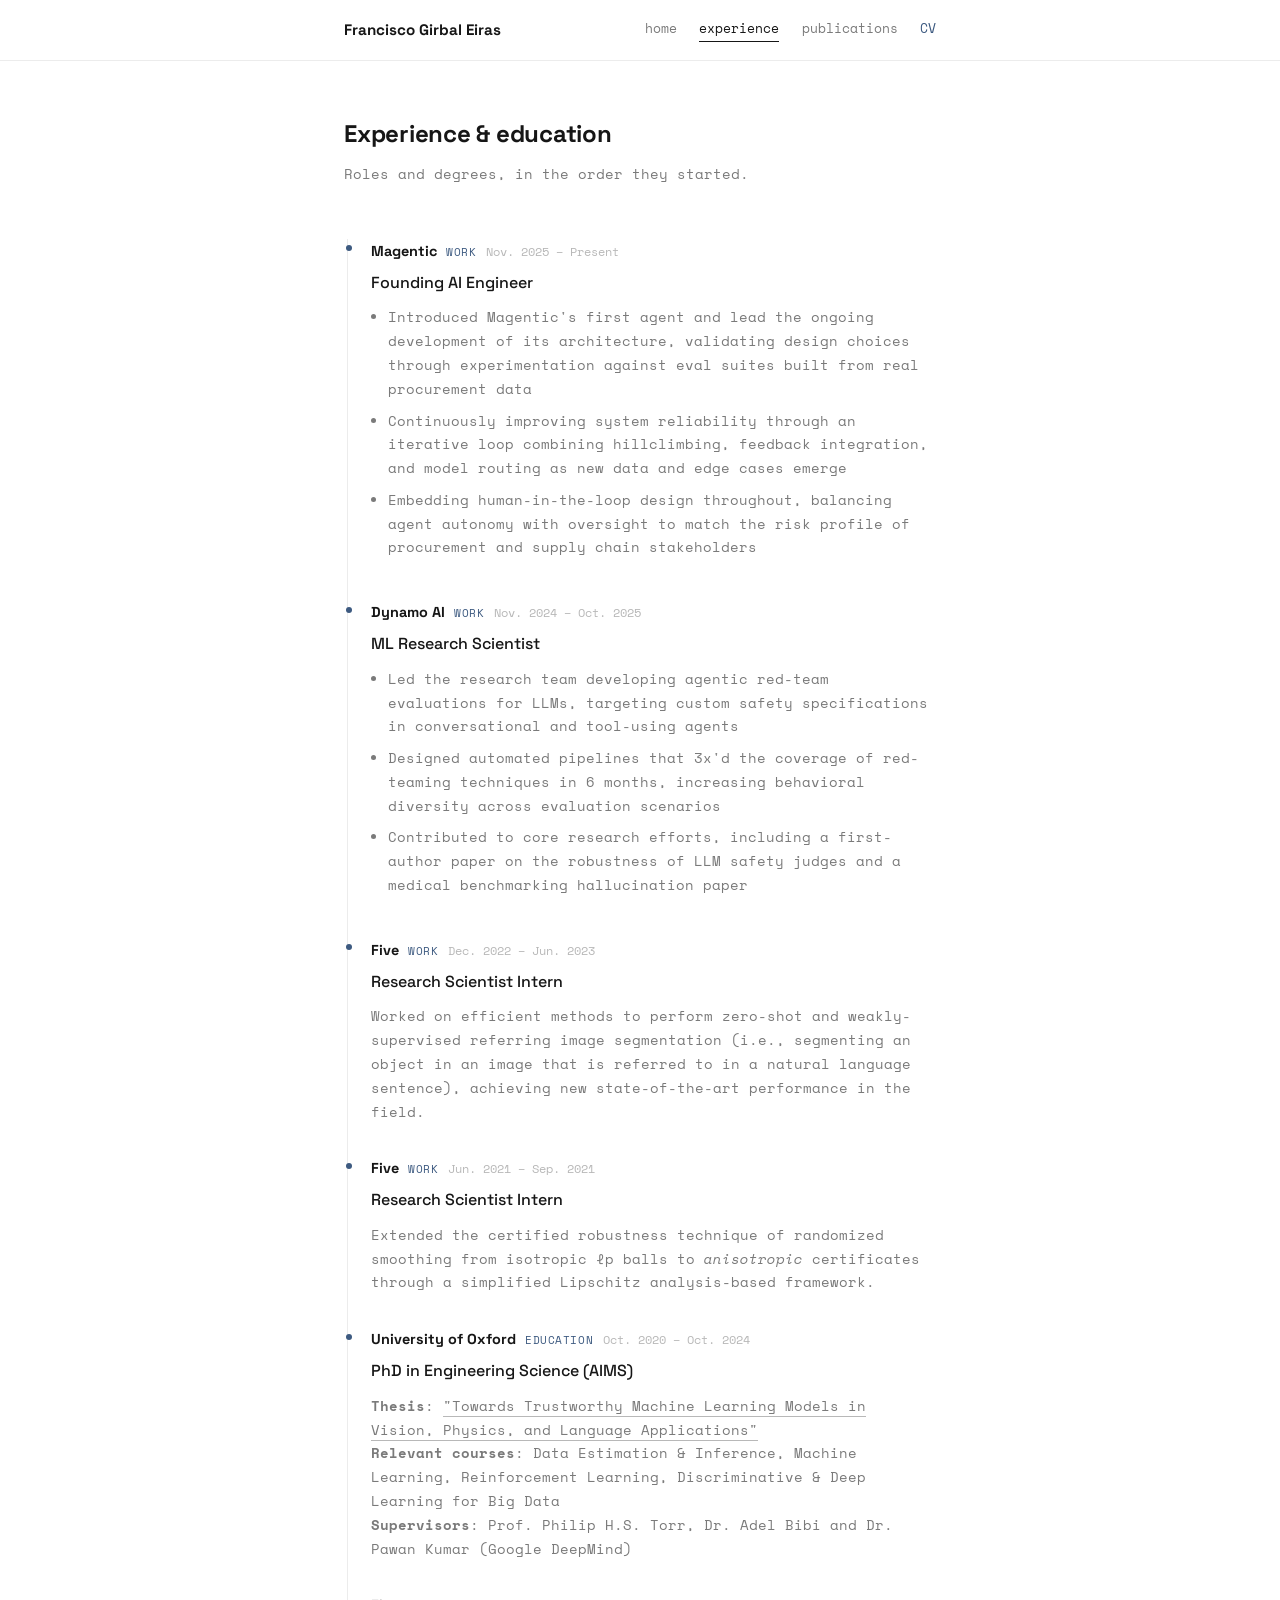
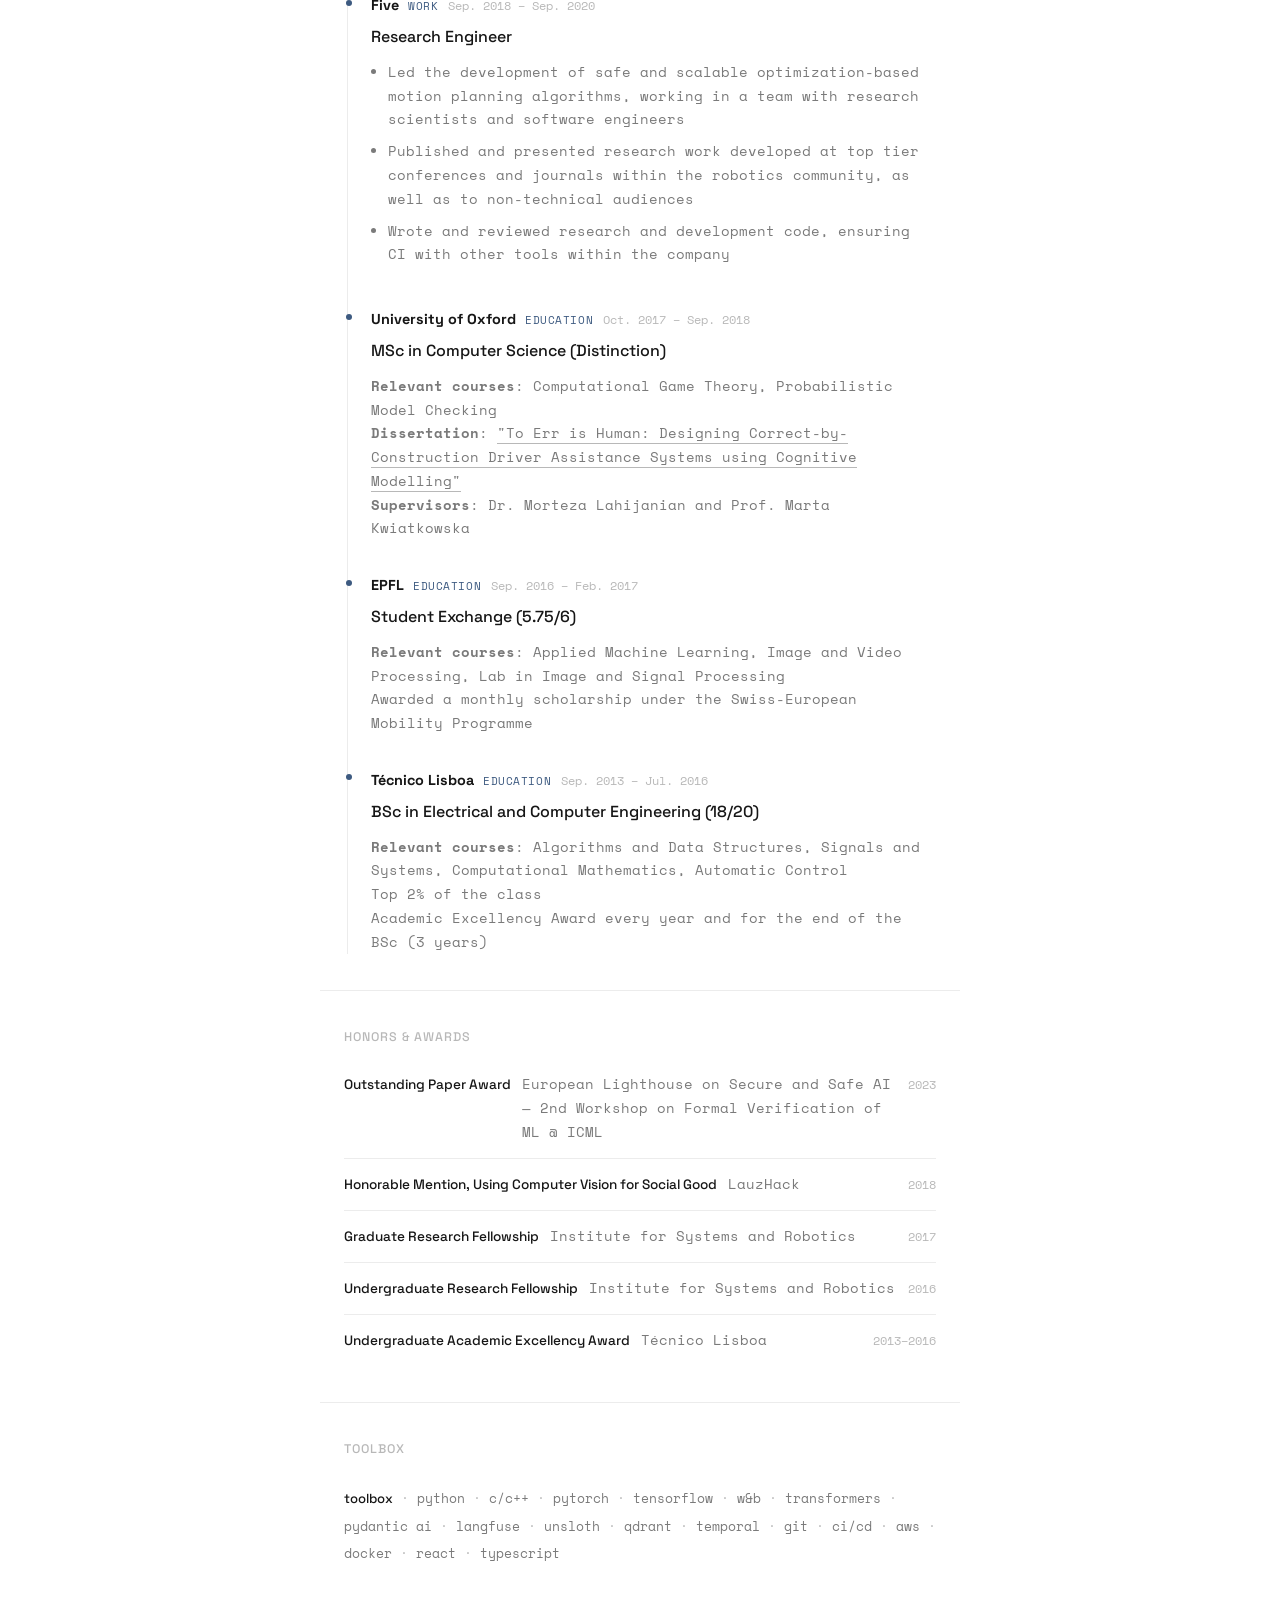
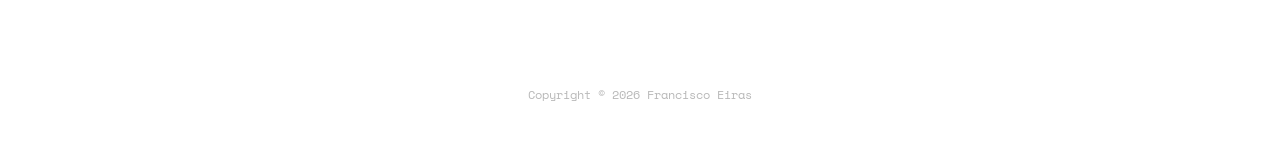
<file: experience.html>
<!DOCTYPE html>
<html lang="en">
<head>
    <meta charset="utf-8">
    <meta name="description" content="Experience and education — Francisco Girbal Eiras">
    <meta name="robots" content="index,follow">
    <meta name="viewport" content="width=device-width, initial-scale=1">

    <title>Experience — Francisco Girbal Eiras</title>

    <link rel="icon" type="image/svg+xml" href="favicon.svg">
    <link rel="stylesheet" href="style.css">
    <link rel="canonical" href="https://fgirbal.github.io/experience.html">
    <base target="_blank">
</head>
<body>

    <nav class="site-nav">
        <div class="wrap">
            <a target="_self" href="index.html" class="brand">Francisco Girbal Eiras</a>
            <button class="nav-toggle" id="nav-toggle" aria-label="Menu" aria-expanded="false" aria-controls="nav-links">
                <span></span><span></span><span></span>
            </button>
            <div class="nav-links" id="nav-links">
                <a target="_self" href="index.html">home</a>
                <a target="_self" href="experience.html" aria-current="page">experience</a>
                <a target="_self" href="publications.html">publications</a>
                <a class="cv-link" href="docs/CV.pdf">CV</a>
            </div>
        </div>
    </nav>

    <header class="page-head wrap">
        <h1>Experience & education</h1>
        <p>Roles and degrees, in the order they started.</p>
    </header>

    <section class="section wrap" style="border-top: none;">
        <div class="timeline">

            <div class="entry">
                <div class="entry-org-row">
                    <span class="entry-org"><a href="http://magentic.com">Magentic</a></span>
                    <span class="entry-type">work</span>
                    <span class="entry-dates">Nov. 2025 &ndash; Present</span>
                </div>
                <h3 class="entry-title">Founding AI Engineer</h3>
                <div class="entry-desc">
                    <ul>
                        <li>Introduced Magentic's first agent and lead the ongoing development of its architecture, validating design choices through experimentation against eval suites built from real procurement data</li>
                        <li>Continuously improving system reliability through an iterative loop combining hillclimbing, feedback integration, and model routing as new data and edge cases emerge</li>
                        <li>Embedding human-in-the-loop design throughout, balancing agent autonomy with oversight to match the risk profile of procurement and supply chain stakeholders</li>
                    </ul>
                </div>
            </div>

            <div class="entry">
                <div class="entry-org-row">
                    <span class="entry-org"><a href="http://dynamo.ai">Dynamo AI</a></span>
                    <span class="entry-type">work</span>
                    <span class="entry-dates">Nov. 2024 &ndash; Oct. 2025</span>
                </div>
                <h3 class="entry-title">ML Research Scientist</h3>
                <div class="entry-desc">
                    <ul>
                        <li>Led the research team developing agentic red-team evaluations for LLMs, targeting custom safety specifications in conversational and tool-using agents</li>
                        <li>Designed automated pipelines that 3x'd the coverage of red-teaming techniques in 6 months, increasing behavioral diversity across evaluation scenarios</li>
                        <li>Contributed to core research efforts, including a first-author paper on the robustness of LLM safety judges and a medical benchmarking hallucination paper</li>
                    </ul>
                </div>
            </div>

            <div class="entry">
                <div class="entry-org-row">
                    <span class="entry-org"><a href="http://five.ai">Five</a></span>
                    <span class="entry-type">work</span>
                    <span class="entry-dates">Dec. 2022 &ndash; Jun. 2023</span>
                </div>
                <h3 class="entry-title">Research Scientist Intern</h3>
                <div class="entry-desc">
                    Worked on efficient methods to perform zero-shot and weakly-supervised referring image segmentation (i.e., segmenting an object in an image that is referred to in a natural language sentence), achieving new state-of-the-art performance in the field.
                </div>
            </div>

            <div class="entry">
                <div class="entry-org-row">
                    <span class="entry-org"><a href="http://five.ai">Five</a></span>
                    <span class="entry-type">work</span>
                    <span class="entry-dates">Jun. 2021 &ndash; Sep. 2021</span>
                </div>
                <h3 class="entry-title">Research Scientist Intern</h3>
                <div class="entry-desc">
                    Extended the certified robustness technique of randomized smoothing from isotropic &#8467;p balls to <i>anisotropic</i> certificates through a simplified Lipschitz analysis-based framework.
                </div>
            </div>

            <div class="entry">
                <div class="entry-org-row">
                    <span class="entry-org"><a href="http://ox.ac.uk">University of Oxford</a></span>
                    <span class="entry-type">education</span>
                    <span class="entry-dates">Oct. 2020 &ndash; Oct. 2024</span>
                </div>
                <h3 class="entry-title">PhD in Engineering Science (AIMS)</h3>
                <div class="entry-desc">
                    <b>Thesis</b>: <a href="https://ora.ox.ac.uk/objects/uuid:1290415a-b55c-48fc-93a4-2de3f53c846a">"Towards Trustworthy Machine Learning Models in Vision, Physics, and Language Applications"</a><br>
                    <b>Relevant courses</b>: Data Estimation & Inference, Machine Learning, Reinforcement Learning, Discriminative & Deep Learning for Big Data<br>
                    <b>Supervisors</b>: Prof. Philip H.S. Torr, Dr. Adel Bibi and Dr. Pawan Kumar (Google DeepMind)
                </div>
            </div>

            <div class="entry">
                <div class="entry-org-row">
                    <span class="entry-org"><a href="http://five.ai">Five</a></span>
                    <span class="entry-type">work</span>
                    <span class="entry-dates">Sep. 2018 &ndash; Sep. 2020</span>
                </div>
                <h3 class="entry-title">Research Engineer</h3>
                <div class="entry-desc">
                    <ul>
                        <li>Led the development of safe and scalable optimization-based motion planning algorithms, working in a team with research scientists and software engineers</li>
                        <li>Published and presented research work developed at top tier conferences and journals within the robotics community, as well as to non-technical audiences</li>
                        <li>Wrote and reviewed research and development code, ensuring CI with other tools within the company</li>
                    </ul>
                </div>
            </div>

            <div class="entry">
                <div class="entry-org-row">
                    <span class="entry-org"><a href="http://ox.ac.uk">University of Oxford</a></span>
                    <span class="entry-type">education</span>
                    <span class="entry-dates">Oct. 2017 &ndash; Sep. 2018</span>
                </div>
                <h3 class="entry-title">MSc in Computer Science (Distinction)</h3>
                <div class="entry-desc">
                    <b>Relevant courses</b>: Computational Game Theory, Probabilistic Model Checking<br>
                    <b>Dissertation</b>: <a href="docs/msc-thesis.pdf">"To Err is Human: Designing Correct-by-Construction Driver Assistance Systems using Cognitive Modelling"</a><br>
                    <b>Supervisors</b>: Dr. Morteza Lahijanian and Prof. Marta Kwiatkowska
                </div>
            </div>

            <div class="entry">
                <div class="entry-org-row">
                    <span class="entry-org"><a href="http://epfl.ch">EPFL</a></span>
                    <span class="entry-type">education</span>
                    <span class="entry-dates">Sep. 2016 &ndash; Feb. 2017</span>
                </div>
                <h3 class="entry-title">Student Exchange (5.75/6)</h3>
                <div class="entry-desc">
                    <b>Relevant courses</b>: Applied Machine Learning, Image and Video Processing, Lab in Image and Signal Processing<br>
                    Awarded a monthly scholarship under the Swiss-European Mobility Programme
                </div>
            </div>

            <div class="entry">
                <div class="entry-org-row">
                    <span class="entry-org"><a href="https://tecnico.ulisboa.pt/en/">Técnico Lisboa</a></span>
                    <span class="entry-type">education</span>
                    <span class="entry-dates">Sep. 2013 &ndash; Jul. 2016</span>
                </div>
                <h3 class="entry-title">BSc in Electrical and Computer Engineering (18/20)</h3>
                <div class="entry-desc">
                    <b>Relevant courses</b>: Algorithms and Data Structures, Signals and Systems, Computational Mathematics, Automatic Control<br>
                    Top 2% of the class<br>
                    Academic Excellency Award every year and for the end of the BSc (3 years)
                </div>
            </div>

        </div>
    </section>

    <section class="section wrap">
        <div class="section-head">
            <h2>Honors & awards</h2>
        </div>
        <ul class="honors-list" id="honors-list"></ul>
    </section>

    <section class="section wrap">
        <div class="section-head">
            <h2>Toolbox</h2>
        </div>
        <p class="tag-line" id="tools-list"></p>
    </section>

    <footer class="site-footer wrap">
        Copyright &copy; <span id="copyright-year">2026</span> Francisco Eiras
    </footer>

    <script src="data.js"></script>
    <script src="script.js"></script>
</body>
</html>
</file>
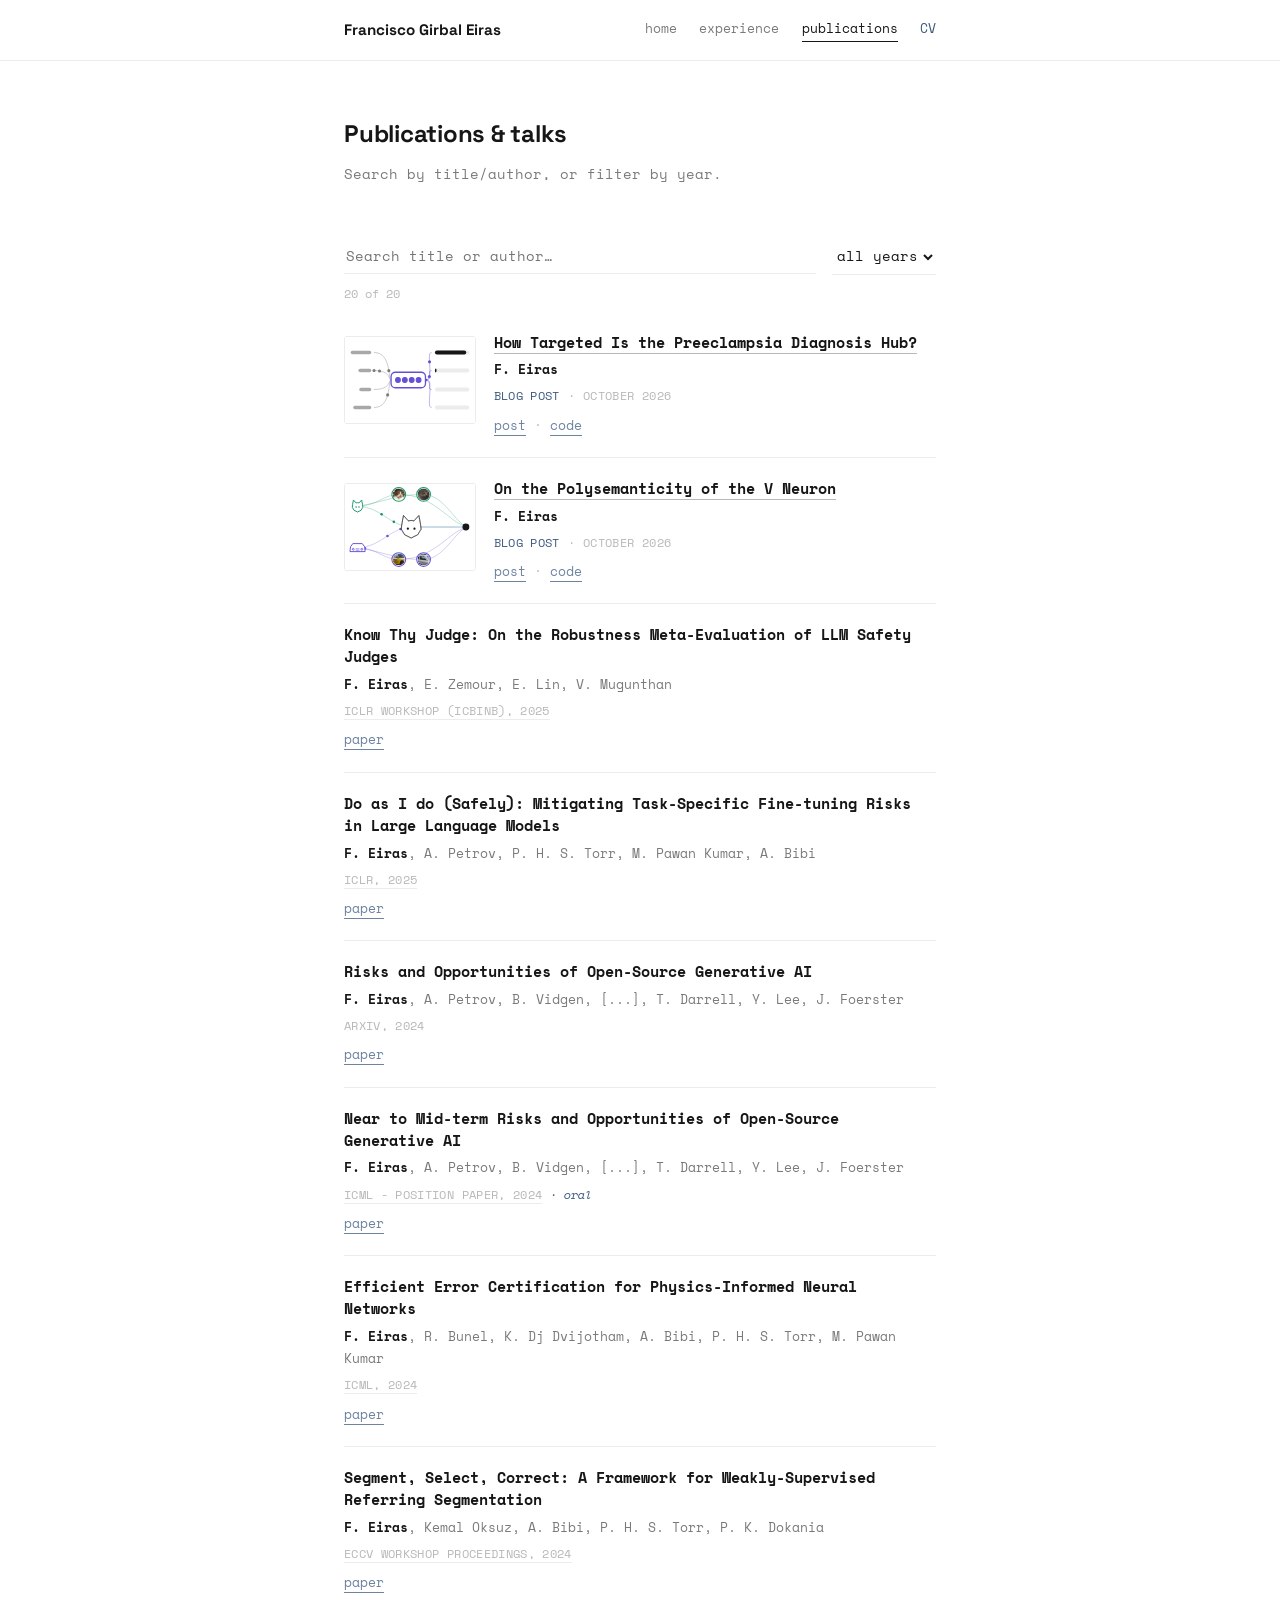
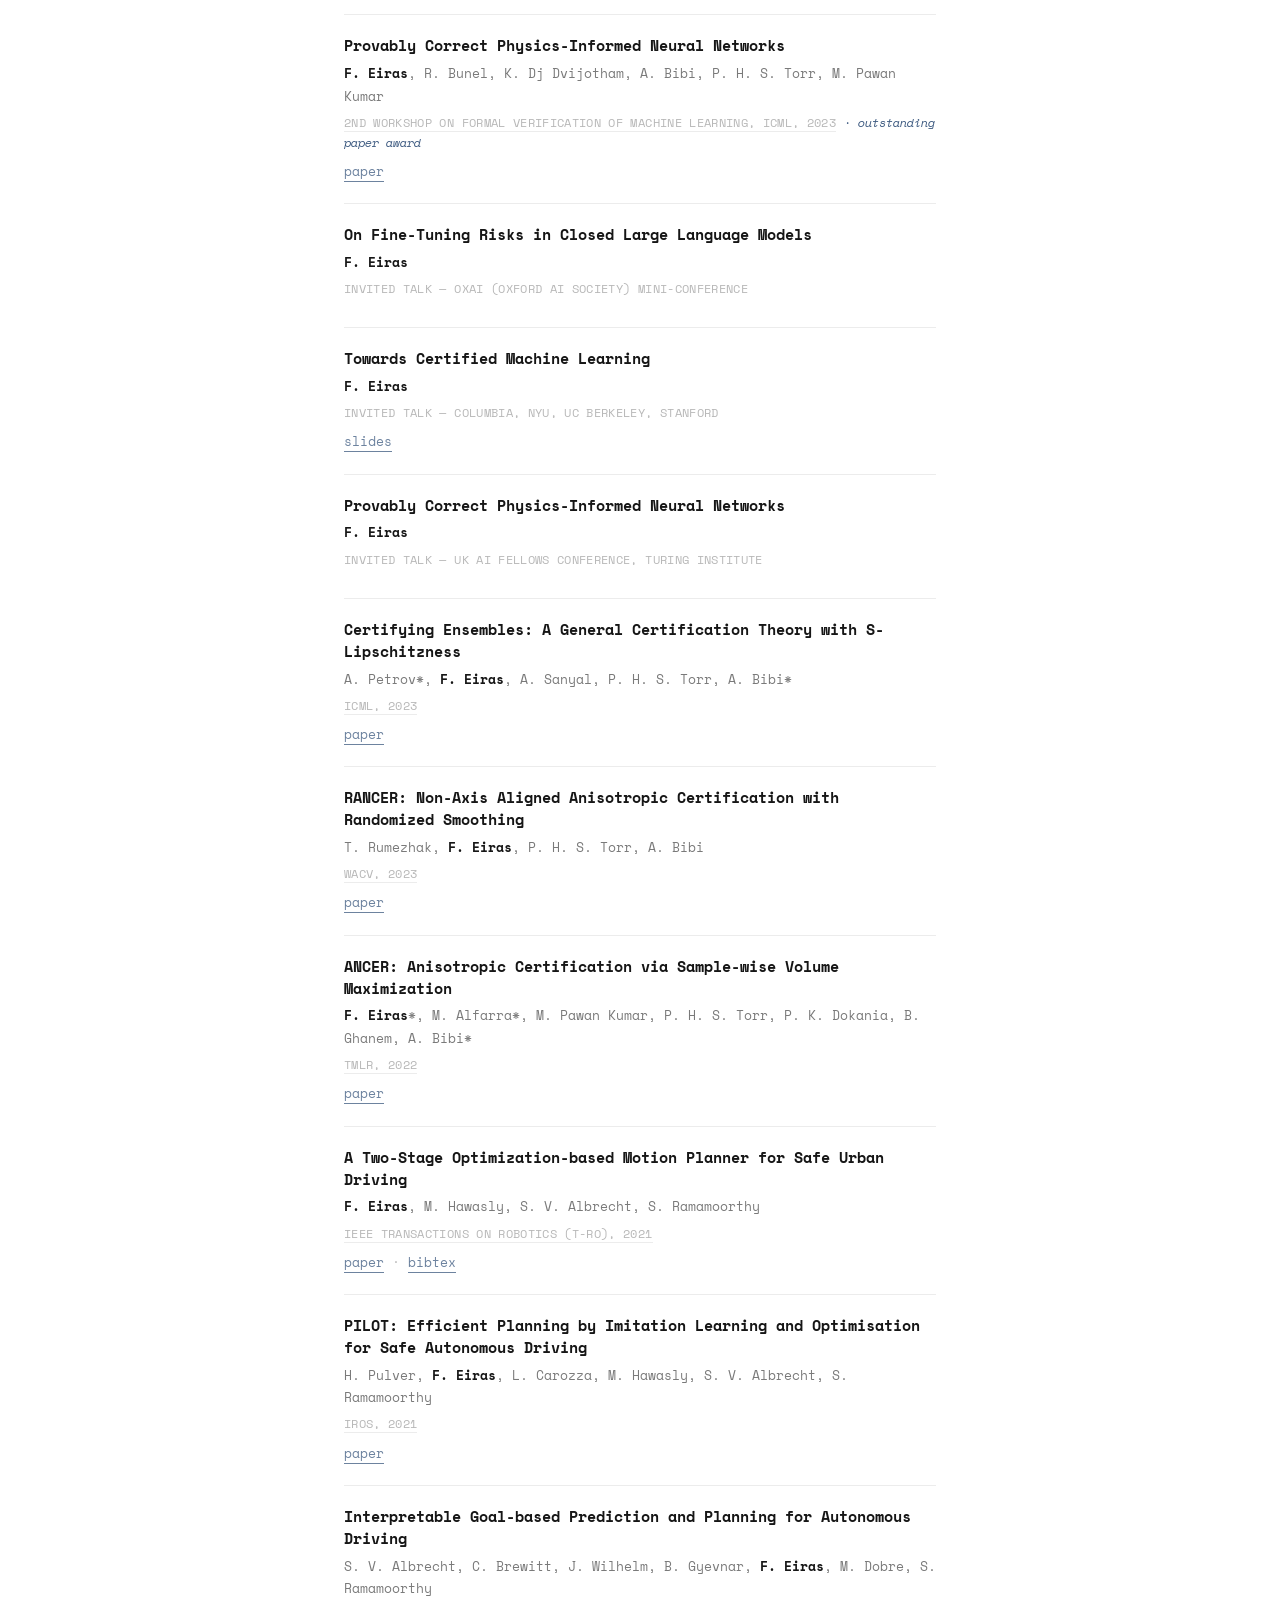
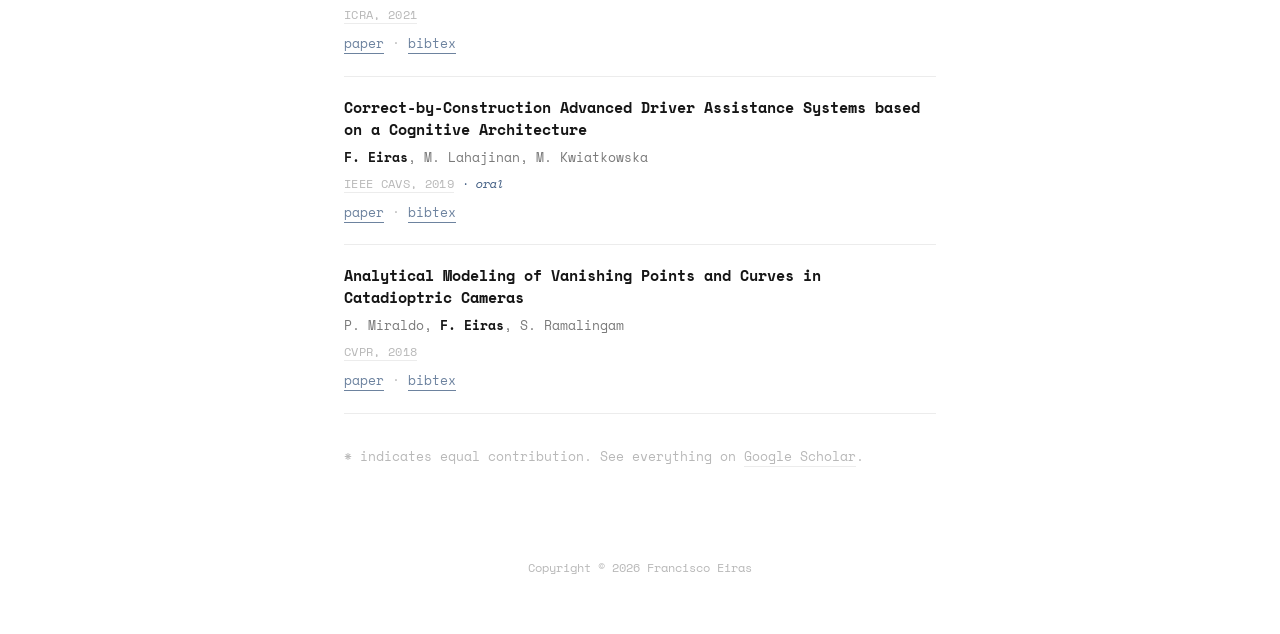
<file: publications.html>
<!DOCTYPE html>
<html lang="en">
<head>
    <meta charset="utf-8">
    <meta name="description" content="Publications and talks — Francisco Girbal Eiras">
    <meta name="robots" content="index,follow">
    <meta name="viewport" content="width=device-width, initial-scale=1">

    <title>Publications — Francisco Girbal Eiras</title>

    <link rel="icon" type="image/svg+xml" href="favicon.svg">
    <link rel="stylesheet" href="style.css">
    <link rel="canonical" href="https://fgirbal.github.io/publications.html">
    <base target="_blank">
</head>
<body>

    <nav class="site-nav">
        <div class="wrap">
            <a target="_self" href="index.html" class="brand">Francisco Girbal Eiras</a>
            <button class="nav-toggle" id="nav-toggle" aria-label="Menu" aria-expanded="false" aria-controls="nav-links">
                <span></span><span></span><span></span>
            </button>
            <div class="nav-links" id="nav-links">
                <a target="_self" href="index.html">home</a>
                <a target="_self" href="experience.html">experience</a>
                <a target="_self" href="publications.html" aria-current="page">publications</a>
                <a class="cv-link" href="docs/CV.pdf">CV</a>
            </div>
        </div>
    </nav>

    <header class="page-head wrap">
        <h1>Publications & talks</h1>
        <p>Search by title/author, or filter by year.</p>
    </header>

    <section class="section wrap" style="border-top: none;">
        <div class="pub-controls">
            <input type="text" id="pub-search" placeholder="Search title or author…">
            <select id="pub-year"></select>
        </div>
        <p class="pub-count" id="pub-count"></p>

        <div id="pub-list"></div>

        <p class="pub-note">
            * indicates equal contribution. See everything on
            <a href="https://scholar.google.com/citations?user=O_iJTgYAAAAJ&hl=en">Google Scholar</a>.
        </p>
    </section>

    <footer class="site-footer wrap">
        Copyright &copy; <span id="copyright-year">2026</span> Francisco Eiras
    </footer>

    <script src="data.js"></script>
    <script src="script.js"></script>
</body>
</html>
</file>
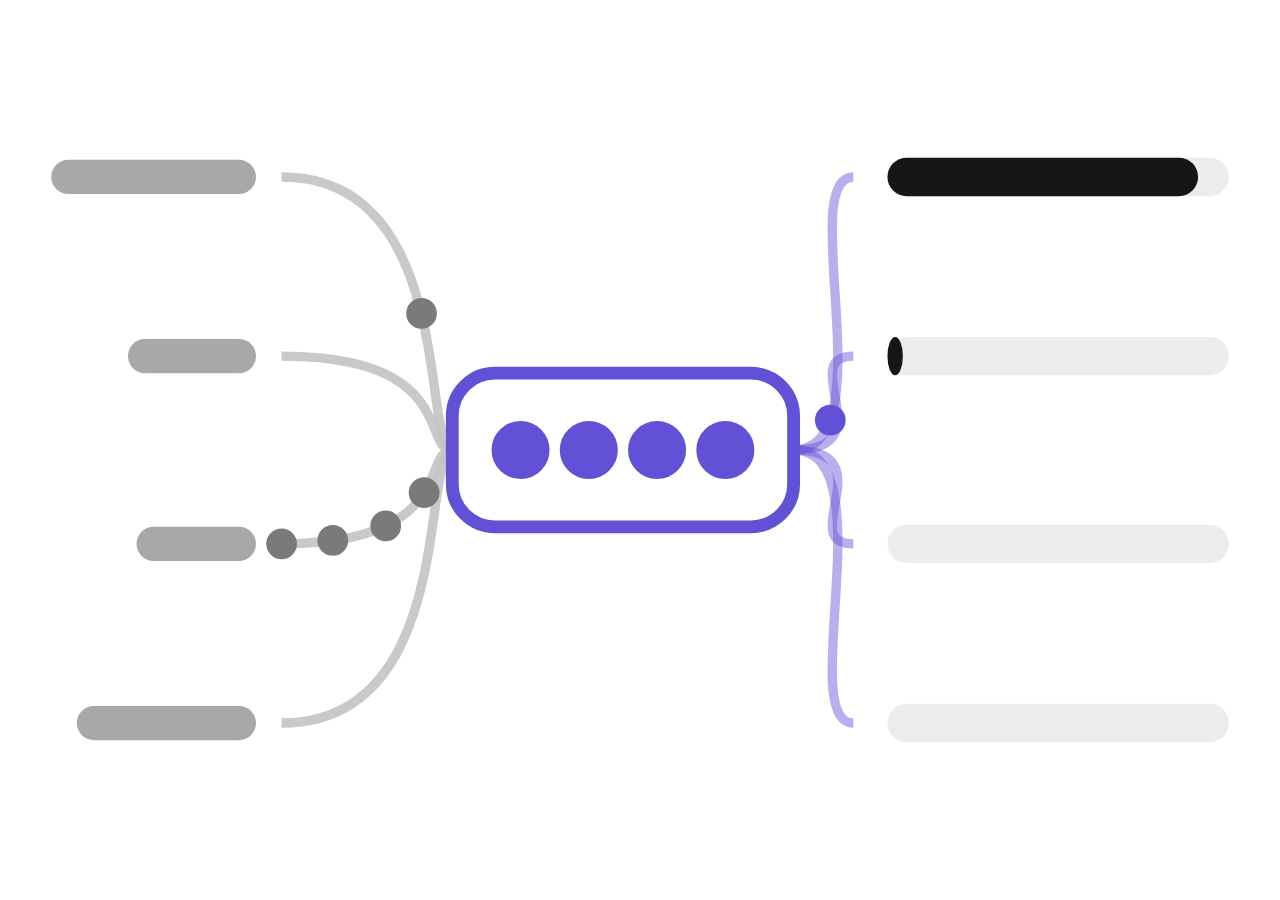
<file: blog/preeclampsia-hub/thumb.html>
<!doctype html>
<html lang="en">
<head>
<meta charset="utf-8">
<meta name="viewport" content="width=device-width, initial-scale=1">
<meta name="robots" content="noindex">
<title>How targeted is the preeclampsia diagnosis hub? — thumbnail</title>
<style>
/* The post's hero animation, re-laid out for the 3:2 thumbnail in the site's publication lists. */
:root { --bg: #ffffff; --ink: #161616; --line: #ececec; }
html, body { margin: 0; height: 100%; overflow: hidden; background: var(--bg); }
svg { display: block; width: 100%; height: 100%; }
</style>
</head>
<body>
<svg id="hero" viewBox="0 0 150 100" preserveAspectRatio="xMidYMid meet" aria-hidden="true"></svg>
<script>
// Same scene as the post's hero (index.html): four symptoms flow into the four hub neurons and on to the next
// question the model asks; every few seconds the neurons are removed, the flow goes around them and the answers change.
// Text labels are left out at this size: symptoms are drawn as grey label marks and the answers as bars only.
(function () {
  const svg = document.getElementById("hero"); if (!svg) return;
  const NS = "http://www.w3.org/2000/svg";
  const reduce = window.matchMedia && window.matchMedia("(prefers-reduced-motion: reduce)").matches;
  const el = (tag, attrs, parent) => { const e = document.createElementNS(NS, tag); for (const k in attrs) e.setAttribute(k, attrs[k]); if (parent) parent.appendChild(e); return e; };
  const C = { pe: "#6250d6", soft: "#7a7a7a", ctrl: "#c4c4c4" };
  // P(next word) on the essay's prompt for visual disturbances, protein in urine, itching, jaundice:
  // with the four neurons, and with them removed (8-bit model, case S0-01 in the post's data).
  const PI = [0.9091, 0.0453, 0, 0], PH = [0, 0, 0.5009, 0.1843];
  const PERIOD = 10, ease = (t) => (t < 0.5 ? 4 * t * t * t : 1 - Math.pow(-2 * t + 2, 3) / 2);
  const mixAt = (t) => { const u = t % PERIOD; return u < 4.2 ? 0 : u < 5 ? ease((u - 4.2) / 0.8) : u < 9.2 ? 1 : 1 - ease((u - 9.2) / 0.8); };

  const sx = 30, hx = 73, hy = 50, bw = 40, ox = 104, rows = [18, 39, 61, 82], barW = 40;
  const gP = el("g", {}, svg), gQ = el("g", {}, svg), gN = el("g", {}, svg);
  const mk = (d, col, op, dash) => { const e = el("path", Object.assign({ d, fill: "none", stroke: col, "stroke-width": 1.1, opacity: op }, dash ? { "stroke-dasharray": dash } : {}), gP); return { el: e, len: e.getTotalLength() }; };
  const inR = rows.map((y) => mk(`M${sx + 3},${y} C${sx + (hx - sx) * 0.55},${y} ${sx + (hx - sx) * 0.45},${hy} ${hx - bw / 2},${hy}`, C.ctrl, 0.9));
  const outR = rows.map((y) => mk(`M${hx + bw / 2},${hy} C${hx + bw / 2 + (ox - hx) * 0.35},${hy} ${ox - (ox - hx) * 0.35},${y} ${ox - 4},${y}`, C.pe, 0.45));
  const det = mk(`M${hx - bw / 2},${hy} C${hx - bw / 2 - 4},${hy + 30} ${hx + bw / 2 + 4},${hy + 30} ${hx + bw / 2},${hy}`, C.soft, 0, "2.5 2");

  // symptoms: "30 weeks pregnant", "BP 162/98", "headache", "liver enzymes", as right-aligned label marks
  [24, 15, 14, 21].forEach((len, i) => el("rect", { x: sx - len, y: rows[i] - 2, width: len, height: 4, rx: 2, style: "fill:#a8a8a8" }, gN));

  // the hub: four neurons in one box
  el("rect", { x: hx - bw / 2, y: hy - 9, width: bw, height: 18, rx: 5, style: `fill:var(--bg);stroke:${C.pe};stroke-width:1.5` }, gN);
  const dots = [0, 1, 2, 3].map((k) => {
    const cx = hx + (k - 1.5) * (bw / 5);
    el("circle", { cx, cy: hy, r: 2.8, style: `fill:var(--bg);stroke:${C.pe};stroke-width:1.2` }, gN);
    return el("circle", { cx, cy: hy, r: 2.8, style: `fill:${C.pe}` }, gN);
  });

  // the next question: one bar per candidate answer
  const bars = rows.map((y) => {
    el("rect", { x: ox, y: y - 2.25, width: barW, height: 4.5, rx: 2.25, style: "fill:var(--line)" }, gN);
    return el("rect", { x: ox, y: y - 2.25, width: 0, height: 4.5, rx: 2.25, style: "fill:var(--ink)" }, gN);
  });

  let parts = [], last = -1;
  function frame(t) {
    const m = reduce ? 0 : mixAt(t);
    dots.forEach((d) => d.setAttribute("opacity", (1 - m).toFixed(3)));
    det.el.setAttribute("opacity", (0.7 * m).toFixed(3));
    bars.forEach((b, j) => b.setAttribute("width", Math.max(0, barW * (PI[j] * (1 - m) + PH[j] * m)).toFixed(1)));
    if (reduce) return;
    if (t - last > 0.2) {
      last = t;
      parts.push({ seg: [inR[Math.floor(Math.random() * 4)]], k: 0, t0: t, dec: false, c: el("circle", { r: 1.8, style: `fill:${C.soft}` }, gQ) });
    }
    for (let n = parts.length - 1; n >= 0; n--) {
      const p = parts[n];
      let d = (t - p.t0) * 30;
      if (d >= p.seg[p.k].len) {
        if (!p.dec) {                                  // at the hub: through the four neurons, or around them once they're removed
          p.dec = true;
          const via = mixAt(t) < 0.5, P = via ? PI : PH, tot = P.reduce((a, b) => a + b, 0);
          let r = Math.random() * tot, j = 0;
          while (j < P.length - 1 && (r -= P[j]) > 0) j++;
          p.seg = via ? [p.seg[0], outR[j]] : [p.seg[0], det, outR[j]];
          p.via = via;
        }
        if (p.k + 1 >= p.seg.length) { p.c.remove(); parts.splice(n, 1); continue; }
        p.k++; p.t0 = t; d = 0;
        p.c.setAttribute("style", `fill:${p.via ? C.pe : C.soft}`);
      }
      const pt = p.seg[p.k].el.getPointAtLength(d);
      p.c.setAttribute("cx", pt.x.toFixed(1)); p.c.setAttribute("cy", pt.y.toFixed(1));
    }
  }
  const t0 = performance.now(), clock = () => (performance.now() - t0) / 1000;
  frame(0);
  if (reduce) return;
  let raf = null;
  const tick = () => { frame(clock()); raf = requestAnimationFrame(tick); };
  new IntersectionObserver((es) => es.forEach((e) => {
    if (e.isIntersecting && !raf) raf = requestAnimationFrame(tick);
    else if (!e.isIntersecting && raf) { cancelAnimationFrame(raf); raf = null; }
  })).observe(svg);
})();
</script>
</body>
</html>
</file>
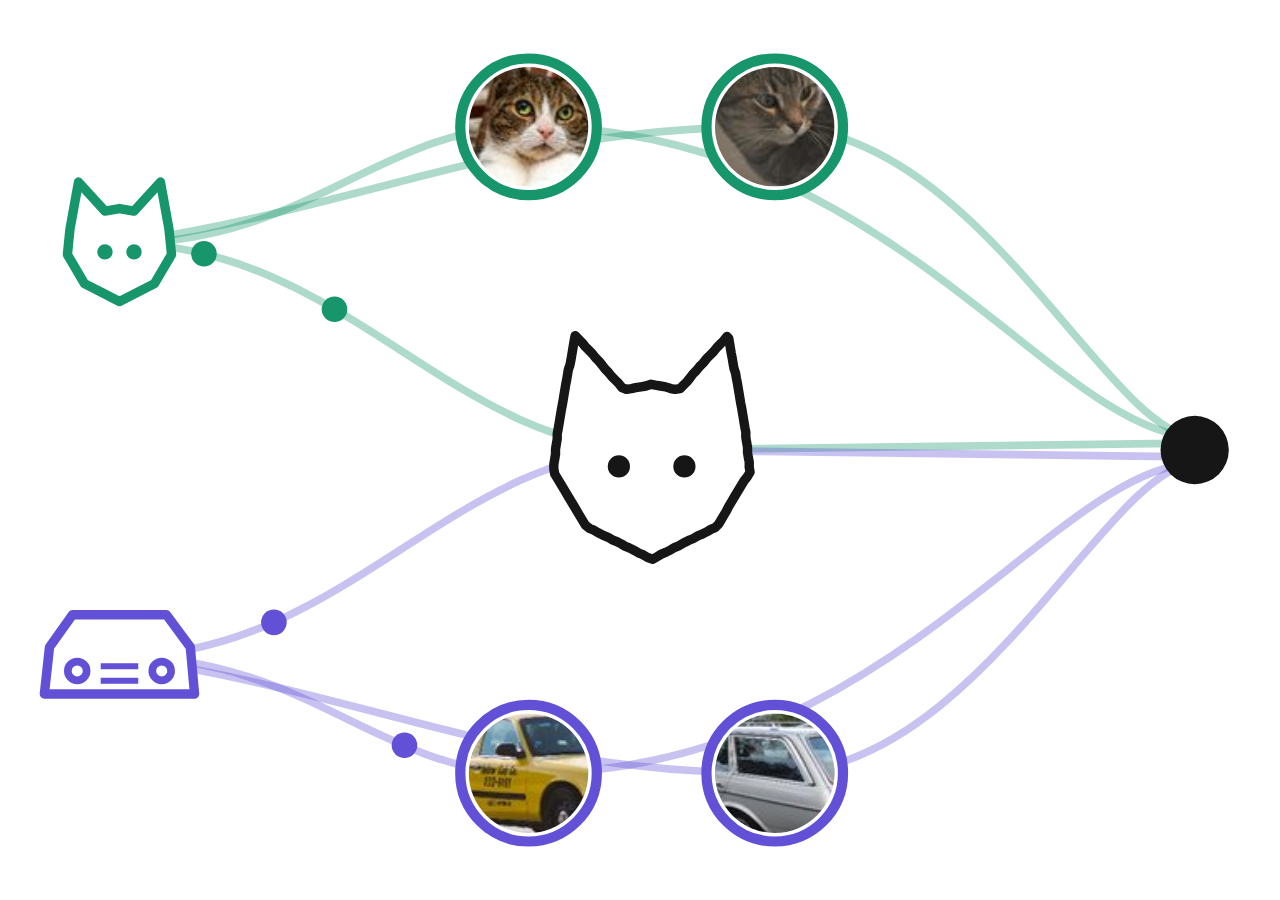
<file: blog/v-neuron-polysemanticity/thumb.html>
<!doctype html>
<html lang="en">
<head>
<meta charset="utf-8">
<meta name="viewport" content="width=device-width, initial-scale=1">
<meta name="robots" content="noindex">
<title>On the Polysemanticity of the V Neuron — thumbnail</title>
<style>
/* The post's hero animation, re-laid out for the 3:2 thumbnail in the site's publication lists. */
:root { --bg: #ffffff; --ink: #161616; }
html, body { margin: 0; height: 100%; overflow: hidden; background: var(--bg); }
svg { display: block; width: 100%; height: 100%; }
</style>
</head>
<body>
<svg id="hero-anim" viewBox="0 0 150 100" preserveAspectRatio="xMidYMid meet" aria-hidden="true"></svg>
<script>
// Same scene as the post's hero (index.html): cat photos and car photos reach 4e:55 through their own inputs
// and through one shared input that morphs cat face -> V -> rounded V -> ellipse -> disk.
// The routes keep the hero's geometry, squeezed into 150x100; icons and nodes are redrawn at thumbnail size.
(function () {
  const svg = document.getElementById("hero-anim"); if (!svg) return;
  const NS = "http://www.w3.org/2000/svg";
  const reduce = window.matchMedia && window.matchMedia("(prefers-reduced-motion: reduce)").matches;
  const el = (tag, attrs, parent) => { const e = document.createElementNS(NS, tag); for (const k in attrs) e.setAttribute(k, attrs[k]); if (parent) parent.appendChild(e); return e; };
  const ease = (t) => (t < 0.5 ? 4 * t * t * t : 1 - Math.pow(-2 * t + 2, 3) / 2);
  function resample(poly, N) {
    const pts = poly.concat([poly[0]]), seg = []; let L = 0;
    for (let i = 0; i < pts.length - 1; i++) { const d = Math.hypot(pts[i + 1][0] - pts[i][0], pts[i + 1][1] - pts[i][1]); seg.push(d); L += d; }
    const out = []; let i = 0, acc = 0;
    for (let k = 0; k < N; k++) {
      const target = (k * L) / N;
      while (i < seg.length - 1 && acc + seg[i] < target) { acc += seg[i]; i++; }
      const t = seg[i] ? (target - acc) / seg[i] : 0;
      out.push([pts[i][0] + t * (pts[i + 1][0] - pts[i][0]), pts[i][1] + t * (pts[i + 1][1] - pts[i][1])]);
    }
    return out;
  }
  const lerp = (a, b, t) => a.map((p, i) => [p[0] + (b[i][0] - p[0]) * t, p[1] + (b[i][1] - p[1]) * t]);
  const toD = (pts, close = true) => "M" + pts.map((p) => p[0].toFixed(1) + "," + p[1].toFixed(1)).join("L") + (close ? "Z" : "");
  const GA = "#16966a", GB = "#6250d6";

  // ---- the hero's layout (680x132), mapped into the thumbnail (150x100)
  const H = 132, CY = 66, CX = 340, NX = 640, SX = 46;
  const catY = 34, carY = H - 34, topY = 16, botY = H - 16, xL = 272, xR = 408;
  const X = (x) => 14 + (x - SX) * (126 / (NX - SX)), Y = (y) => 50 + (y - CY) * (100 / H);
  const fit = (d) => d.replace(/(-?[\d.]+),(-?[\d.]+)/g, (_, x, y) => X(+x).toFixed(1) + "," + Y(+y).toFixed(1));

  // ---- routes (each a single path so particles can follow it end to end)
  const R = [
    { d: `M${SX},${catY} C150,${catY} 190,${topY} ${xL},${topY} C470,${topY} 560,${CY - 3} ${NX},${CY - 2}`, c: GA, w: 0.25 },
    { d: `M${SX},${catY} C190,${catY - 6} 260,${topY} ${xR},${topY} C520,${topY} 590,${CY - 3} ${NX},${CY - 2}`, c: GA, w: 0.2 },
    { d: `M${SX},${catY} C170,${catY} 230,${CY} ${CX},${CY} L${NX},${CY - 1}`, c: GA, w: 0.55 },
    { d: `M${SX},${carY} C150,${carY} 190,${botY} ${xL},${botY} C470,${botY} 560,${CY + 3} ${NX},${CY + 2}`, c: GB, w: 0.4 },
    { d: `M${SX},${carY} C190,${carY + 6} 260,${botY} ${xR},${botY} C520,${botY} 590,${CY + 3} ${NX},${CY + 2}`, c: GB, w: 0.2 },
    { d: `M${SX},${carY} C170,${carY} 230,${CY} ${CX},${CY} L${NX},${CY + 1}`, c: GB, w: 0.4 }];
  const gPaths = el("g", {}, svg), gParts = el("g", {}, svg), gNodes = el("g", {}, svg);
  R.forEach((r) => { r.el = el("path", { d: fit(r.d), style: `fill:none;stroke:${r.c};stroke-width:0.9;opacity:0.35` }, gPaths); r.len = r.el.getTotalLength(); });

  // ---- input nodes: crops of what each real input responds to (first crop of its sprite)
  const defs = el("defs", {}, svg);
  const node = (x, y, src, col, id) => {
    x = X(x); y = Y(y);
    const rr = 7, cp = el("clipPath", { id }, defs); el("circle", { cx: x, cy: y, r: rr }, cp);
    el("circle", { cx: x, cy: y, r: rr + 1, style: `fill:var(--bg);stroke:${col};stroke-width:1.2` }, gNodes);
    const im = el("image", { x: x - rr, y: y - rr, width: rr * 6, height: rr * 2, "clip-path": `url(#${id})`, preserveAspectRatio: "xMinYMid slice" }, gNodes);
    im.setAttribute("href", src); im.setAttributeNS("http://www.w3.org/1999/xlink", "href", src);
  };
  node(xL, topY, "img/ch/4e55_143.jpg", GA, "hc1"); node(xR, topY, "img/ch/4e55_401.jpg", GA, "hc2");
  node(xL, botY, "img/ch/4e55_352.jpg", GB, "hk1"); node(xR, botY, "img/ch/4e55_201.jpg", GB, "hk2");

  // ---- sources: a cat face and a car front, drawn as line icons
  const sx = X(SX), cy1 = Y(catY), cy2 = Y(carY), IS = 0.17, CS = 0.55;
  const icon = (pts, col, close = true) => el("path", { d: toD(pts, close), style: `fill:var(--bg);stroke:${col};stroke-width:1.1;stroke-linejoin:round` }, gNodes);
  const catIcon = [[22, 8], [40, 28], [50, 26], [60, 28], [78, 8], [84, 40], [86, 58], [74, 78], [50, 90], [26, 78], [14, 58], [16, 40]].map(([x, y]) => [sx + (x - 50) * IS, cy1 + (y - 50) * IS]);
  icon(catIcon, GA);
  [[40, 56], [60, 56]].forEach(([x, y]) => el("circle", { cx: sx + (x - 50) * IS, cy: cy1 + (y - 50) * IS, r: 0.9, style: `fill:${GA}` }, gNodes));
  const carBody = [[-15, -2], [-10, -9], [10, -9], [15, -2], [16, 8], [-16, 8]].map(([x, y]) => [sx + x * CS, cy2 + y * CS]);
  icon(carBody, GB);
  [[-9, 3], [9, 3]].forEach(([x, y]) => el("circle", { cx: sx + x * CS, cy: cy2 + y * CS, r: 1.1, style: `fill:none;stroke:${GB};stroke-width:0.9` }, gNodes));
  el("path", { d: `M${sx - 2.2},${cy2 + 1.1} L${sx + 2.2},${cy2 + 1.1} M${sx - 2.2},${cy2 + 2.8} L${sx + 2.2},${cy2 + 2.8}`, style: `stroke:${GB};stroke-width:0.7` }, gNodes);
  el("circle", { cx: X(NX), cy: Y(CY), r: 4, style: "fill:var(--ink)" }, gNodes);

  // ---- the shared input: cat face -> V -> rounded V -> ellipse -> disk
  const cat = [[22, 8], [40, 28], [50, 26], [60, 28], [78, 8], [84, 40], [86, 58], [74, 78], [50, 90], [26, 78], [14, 58], [16, 40]];
  const vee = [[14, 16], [86, 16], [50, 90]];
  const a = Math.atan(36 / 74), tt = 0.5 * Math.hypot(36, 74), rr = tt * Math.tan(a), dd = tt / Math.cos(a);
  const round = [[14, 16], [86, 16]];
  for (let i = 0; i <= 28; i++) { const g = a + (i / 28) * (Math.PI - 2 * a); round.push([50 + rr * Math.cos(g), 90 - dd + rr * Math.sin(g)]); }
  const ell = [], disk = [];
  for (let i = 0; i < 96; i++) { const g = -2.45 + (i / 96) * 2 * Math.PI; ell.push([50 + 36 * Math.cos(g), 50 + 24 * Math.sin(g)]); disk.push([50 + 30 * Math.cos(g), 50 + 30 * Math.sin(g)]); }
  const S = 0.32, N = 150, cx = X(CX), cy = Y(CY);
  const place = (poly) => poly.map(([x, y]) => [cx + (x - 50) * S, cy + (y - 50) * S]);
  const shapes = [cat, vee, round, ell, disk].map((p) => resample(place(p), N));
  const HOLD = [1.8, 1.1, 1.1, 1.1, 1.1], MORPH = 0.9, PERIOD = HOLD.reduce((x, y) => x + y, 0) + MORPH * shapes.length;
  function shapeAt(time) {
    let u = time % PERIOD;
    for (let k = 0; k < shapes.length; k++) {
      if (u < HOLD[k]) return { pts: shapes[k], eyes: k === 0 ? 1 : 0 };
      u -= HOLD[k];
      if (u < MORPH) { const m = ease(u / MORPH); return { pts: lerp(shapes[k], shapes[(k + 1) % shapes.length], m), eyes: k === 0 ? 1 - m : (k === shapes.length - 1 ? m : 0) }; }
      u -= MORPH;
    }
    return { pts: shapes[0], eyes: 1 };
  }
  const shape = el("path", { style: "fill:var(--bg);stroke:var(--ink);stroke-width:1.1;stroke-linejoin:round" }, gNodes);
  const eyes = [[38, 56], [62, 56]].map(([x, y]) => el("circle", { cx: cx + (x - 50) * S, cy: cy + (y - 50) * S, r: 1.3, style: "fill:var(--ink)" }, gNodes));

  // ---- particles: each picks one of its source's routes
  const pick = (green) => {
    const opts = R.map((r, i) => [r, i]).filter(([r]) => r.c === (green ? GA : GB));
    let x = Math.random() * opts.reduce((s2, [r]) => s2 + r.w, 0);
    for (const [r, i] of opts) { x -= r.w; if (x <= 0) return i; }
    return opts[opts.length - 1][1];
  };
  const parts = []; let last = -1, flip = false;
  function frame(time) {
    const sh = shapeAt(time);
    shape.setAttribute("d", toD(sh.pts));
    eyes.forEach((e) => e.setAttribute("opacity", sh.eyes.toFixed(3)));
    if (reduce) return;
    if (time - last > 0.2) { last = time; flip = !flip; const i = pick(flip);
      parts.push({ i, t0: time, c: el("circle", { r: 1.5, style: `fill:${R[i].c}` }, gParts) }); }
    for (let k = parts.length - 1; k >= 0; k--) {
      const p = parts[k], dist = (time - p.t0) * 40;
      if (dist >= R[p.i].len) { p.c.remove(); parts.splice(k, 1); continue; }
      const pt = R[p.i].el.getPointAtLength(dist);
      p.c.setAttribute("cx", pt.x.toFixed(1)); p.c.setAttribute("cy", pt.y.toFixed(1));
    }
  }
  frame(0);
  if (reduce) return;
  let raf = null; const t0 = performance.now();
  const tick = (now) => { frame((now - t0) / 1000); raf = requestAnimationFrame(tick); };
  new IntersectionObserver((es) => es.forEach((e) => {
    if (e.isIntersecting && !raf) raf = requestAnimationFrame(tick);
    else if (!e.isIntersecting && raf) { cancelAnimationFrame(raf); raf = null; }
  })).observe(svg);
})();
</script>
</body>
</html>
</file>
<file: style.css>
@import url('https://fonts.googleapis.com/css2?family=Space+Mono:ital,wght@0,400;0,700;1,400&family=Space+Grotesk:wght@500;700&display=swap');

:root {
    --bg: #FFFFFF;
    --ink: #161616;
    --ink-soft: #7A7A7A;
    --ink-faint: #B8B8B8;
    --accent: #3D5A80;
    --line: #ECECEC;
}

* {
    box-sizing: border-box;
}

body {
    margin: 0;
    background: var(--bg);
    color: var(--ink);
    font-family: 'Space Mono', monospace;
    font-size: 15px;
    line-height: 1.75;
}

.wrap {
    max-width: 640px;
    margin: 0 auto;
    padding: 0 1.5rem;
}

a {
    color: var(--ink);
    text-decoration: none;
    border-bottom: 1px solid var(--line);
}

a:hover {
    color: var(--accent);
    border-bottom-color: var(--accent);
}

/* ---------- nav ---------- */

.site-nav {
    position: sticky;
    top: 0;
    background: var(--bg);
    border-bottom: 1px solid var(--line);
    z-index: 10;
}

.site-nav .wrap {
    display: flex;
    align-items: center;
    justify-content: space-between;
    height: 3.75rem;
}

.brand {
    font-family: 'Space Grotesk', sans-serif;
    font-weight: 700;
    font-size: 0.95rem;
    color: var(--ink);
    border: none;
}

.brand:hover {
    color: var(--accent);
}

.nav-links {
    display: flex;
    gap: 1.4rem;
    font-size: 0.8rem;
}

.nav-links a {
    color: var(--ink-soft);
    border-bottom: 1px solid transparent;
}

.nav-links a:hover,
.nav-links a[aria-current="page"] {
    color: var(--ink);
    border-bottom-color: var(--ink);
}

.nav-links .cv-link {
    color: var(--accent);
    border-bottom-color: transparent;
}

.nav-links .cv-link:hover {
    border-bottom-color: var(--accent);
}

.nav-toggle {
    display: none;
    flex-direction: column;
    justify-content: center;
    gap: 4px;
    width: 22px;
    height: 22px;
    padding: 0;
    background: none;
    border: none;
    cursor: pointer;
}

.nav-toggle span {
    display: block;
    width: 100%;
    height: 1.5px;
    background: var(--ink);
    transition: transform 0.2s ease, opacity 0.2s ease;
}

.nav-toggle.open span:nth-child(1) {
    transform: translateY(5.5px) rotate(45deg);
}

.nav-toggle.open span:nth-child(2) {
    opacity: 0;
}

.nav-toggle.open span:nth-child(3) {
    transform: translateY(-5.5px) rotate(-45deg);
}

/* ---------- hero ---------- */

.hero {
    padding-top: 4rem;
    padding-bottom: 2.5rem;
}

.top {
    display: flex;
    align-items: center;
    gap: 1.25rem;
    margin-bottom: 2.5rem;
}

.hero-photo {
    width: 56px;
    height: 56px;
    border-radius: 3px;
    overflow: hidden;
    flex-shrink: 0;
}

.hero-photo img {
    width: 100%;
    height: 100%;
    object-fit: cover;
    display: block;
    filter: grayscale(1);
}

.hero-name {
    font-family: 'Space Grotesk', sans-serif;
    font-weight: 700;
    font-size: 1.5rem;
    line-height: 1.2;
    letter-spacing: -0.01em;
    margin: 0;
}

.wave {
    display: inline-block;
    transform-origin: 70% 70%;
    animation: wave 1.8s ease-in-out 1;
}

@keyframes wave {
    0%, 60%, 100% { transform: rotate(0deg); }
    10%, 30% { transform: rotate(14deg); }
    20% { transform: rotate(-8deg); }
    40% { transform: rotate(10deg); }
    50% { transform: rotate(-4deg); }
}

.hero-tagline {
    font-size: 0.85rem;
    line-height: 1.4;
    color: var(--ink-soft);
    margin: 0.4rem 0 0;
}

.hero-body {
    color: var(--ink-soft);
    font-size: 0.9rem;
    max-width: 38rem;
    margin: 2rem 0;
}

.hero-body p {
    margin: 0 0 1.2rem;
}

.hero-body a {
    color: var(--ink-soft);
    border-bottom-color: var(--ink-faint);
}

.hero-body b {
    color: var(--ink);
    font-weight: 700;
}

.social-row {
    font-size: 0.85rem;
    margin-bottom: 2.5rem;
    color: var(--ink-soft);
}

.social-row a {
    margin-right: 1.2rem;
    color: var(--ink-soft);
}

.social-row a:hover {
    color: var(--accent);
}

/* ---------- tag line (interests / toolbox) ---------- */

.tag-line {
    font-size: 0.82rem;
    color: var(--ink-soft);
    line-height: 2.1;
    margin: 0 0 2.5rem;
}

.tag-line b {
    font-family: 'Space Grotesk', sans-serif;
    font-weight: 500;
    color: var(--ink);
}

.tag-line .dot {
    color: var(--ink-faint);
}

/* ---------- sections ---------- */

.section {
    padding-top: 2.25rem;
    padding-bottom: 2.25rem;
    border-top: 1px solid var(--line);
}

.section-head {
    display: flex;
    align-items: baseline;
    justify-content: space-between;
    margin-bottom: 1.5rem;
}

.section-head h2 {
    font-family: 'Space Grotesk', sans-serif;
    font-weight: 500;
    font-size: 0.78rem;
    text-transform: uppercase;
    letter-spacing: 0.08em;
    color: var(--ink-faint);
    margin: 0;
}

.section-head .see-all {
    font-size: 0.8rem;
    color: var(--ink-soft);
    border-bottom-color: var(--ink-faint);
}

/* ---------- timeline (experience + education) ---------- */

.timeline {
    border-left: 1px solid var(--line);
    padding-left: 1.4rem;
    margin-left: 0.2rem;
}

.entry {
    position: relative;
    padding-bottom: 2rem;
}

.entry:last-child {
    padding-bottom: 0;
}

.entry::before {
    content: "";
    position: absolute;
    left: -1.514rem;
    top: 0.4rem;
    width: 6px;
    height: 6px;
    border-radius: 50%;
    background: var(--accent);
}

.entry-org-row {
    display: flex;
    align-items: baseline;
    gap: 0.6rem;
    flex-wrap: wrap;
    margin-bottom: 0.3rem;
}

.entry-org {
    font-family: 'Space Grotesk', sans-serif;
    font-weight: 700;
    font-size: 0.9rem;
}

.entry-org a {
    border: none;
}

.entry-type {
    font-size: 0.68rem;
    text-transform: uppercase;
    letter-spacing: 0.05em;
    color: var(--accent);
}

.entry-dates {
    font-size: 0.75rem;
    color: var(--ink-faint);
}

.entry-title {
    font-family: 'Space Grotesk', sans-serif;
    font-weight: 500;
    font-size: 1rem;
    margin: 0.15rem 0 0.6rem;
}

.entry-desc {
    color: var(--ink-soft);
    font-size: 0.85rem;
}

.entry-desc ul {
    margin: 0;
    padding-left: 1.1rem;
}

.entry-desc li {
    margin-bottom: 0.5rem;
}

.entry-desc a {
    color: var(--ink-soft);
    border-bottom-color: var(--ink-faint);
}

/* ---------- honors ---------- */

.honors-list {
    list-style: none;
    padding: 0;
    margin: 0;
}

.honor {
    display: flex;
    align-items: baseline;
    gap: 0.7rem;
    flex-wrap: wrap;
    padding: 0.85rem 0;
    border-bottom: 1px solid var(--line);
    font-size: 0.85rem;
}

.honor:first-child {
    padding-top: 0;
}

.honor:last-child {
    border-bottom: none;
}

.honor-title {
    font-family: 'Space Grotesk', sans-serif;
    font-weight: 500;
}

.honor-org {
    color: var(--ink-soft);
    flex: 1;
}

.honor-year {
    color: var(--ink-faint);
    font-size: 0.75rem;
}

/* ---------- publications ---------- */

.pub {
    padding: 1.25rem 0;
    border-bottom: 1px solid var(--line);
}

#pub-highlights .pub:first-child,
.pub:first-child {
    padding-top: 0;
}

.pub-title {
    font-size: 0.92rem;
    color: var(--ink);
    margin: 0 0 0.35rem;
    line-height: 1.5;
}

.pub-title a {
    border-bottom-color: var(--ink-faint);
}

/* featured entries (blog posts): thumbnail beside the text */

.pub-featured {
    display: grid;
    grid-template-columns: 132px minmax(0, 1fr);
    gap: 1.1rem;
    align-items: start;
}

.pub-thumb {
    display: block;
    aspect-ratio: 3 / 2;
    margin-top: 0.3rem;
    border: 1px solid var(--line);
    border-radius: 3px;
    overflow: hidden;
}

.pub-thumb:hover {
    border-color: var(--accent);
}

.pub-thumb img,
.pub-thumb iframe {
    display: block;
    width: 100%;
    height: 100%;
    object-fit: cover;
}

.pub-thumb iframe {
    border: 0;
    pointer-events: none;
}

.pub-category {
    color: var(--accent);
}

.pub-authors {
    font-size: 0.8rem;
    color: var(--ink-soft);
    margin: 0 0 0.3rem;
}

.pub-authors strong {
    color: var(--ink);
    font-weight: 700;
}

.pub-meta {
    font-size: 0.72rem;
    color: var(--ink-faint);
    margin: 0 0 0.5rem;
    text-transform: uppercase;
    letter-spacing: 0.03em;
}

.pub-meta a {
    color: var(--ink-faint);
    border-bottom-color: var(--line);
}

.pub-award {
    color: var(--accent);
    font-style: italic;
    text-transform: none;
    letter-spacing: normal;
}

.pub-links {
    font-size: 0.8rem;
    margin: 0;
}

.pub-link {
    color: var(--accent);
    border-bottom-color: var(--accent);
    opacity: 0.75;
}

.pub-link:hover {
    opacity: 1;
}

.pub-sep {
    color: var(--ink-faint);
    margin: 0 0.5rem;
}

.pub-empty {
    color: var(--ink-faint);
    font-size: 0.85rem;
}

/* ---------- publications page controls ---------- */

.pub-controls {
    display: flex;
    gap: 1rem;
    align-items: center;
    flex-wrap: wrap;
    margin-bottom: 0.5rem;
}

.pub-controls input,
.pub-controls select {
    font-family: 'Space Mono', monospace;
    font-size: 0.85rem;
    color: var(--ink);
    background: transparent;
    border: none;
    border-bottom: 1px solid var(--line);
    padding: 0.4rem 0.1rem;
}

.pub-controls input {
    flex: 1;
    min-width: 12rem;
}

.pub-controls input:focus,
.pub-controls select:focus {
    outline: none;
    border-bottom-color: var(--accent);
}

.pub-count {
    font-size: 0.75rem;
    color: var(--ink-faint);
    margin: 0 0 1.75rem;
}

.pub-note {
    font-size: 0.8rem;
    color: var(--ink-faint);
    margin-top: 2rem;
}

.pub-note a {
    color: var(--ink-faint);
    border-bottom-color: var(--line);
}

/* ---------- footer ---------- */

.site-footer {
    padding-top: 2.5rem;
    padding-bottom: 3.5rem;
    text-align: center;
    font-size: 0.75rem;
    color: var(--ink-faint);
}

/* ---------- page header (non-home pages) ---------- */

.page-head {
    padding-top: 3.25rem;
    padding-bottom: 1rem;
}

.page-head h1 {
    font-family: 'Space Grotesk', sans-serif;
    font-weight: 700;
    font-size: 1.5rem;
    letter-spacing: -0.01em;
    margin: 0 0 0.5rem;
}

.page-head p {
    color: var(--ink-soft);
    font-size: 0.85rem;
    margin: 0;
}

@media (max-width: 600px) {
    .hero {
        padding-top: 3rem;
        padding-bottom: 2rem;
    }

    .hero-name {
        font-size: 1.3rem;
    }

    .site-nav .wrap {
        position: relative;
    }

    .nav-toggle {
        display: flex;
    }

    .nav-links {
        display: none;
        position: absolute;
        top: 100%;
        right: 0;
        flex-direction: column;
        gap: 0;
        min-width: 10rem;
        background: var(--bg);
        border: 1px solid var(--line);
        box-shadow: 0 6px 16px rgba(20, 20, 20, 0.06);
        font-size: 0.85rem;
    }

    .nav-links.open {
        display: flex;
    }

    .nav-links a {
        padding: 0.7rem 1rem;
        border-bottom: 1px solid var(--line);
    }

    .nav-links a:last-child {
        border-bottom: none;
    }

    .nav-links a:hover {
        background: var(--line);
    }

    .pub-featured {
        grid-template-columns: 96px minmax(0, 1fr);
        gap: 0.9rem;
    }
}
</file>
